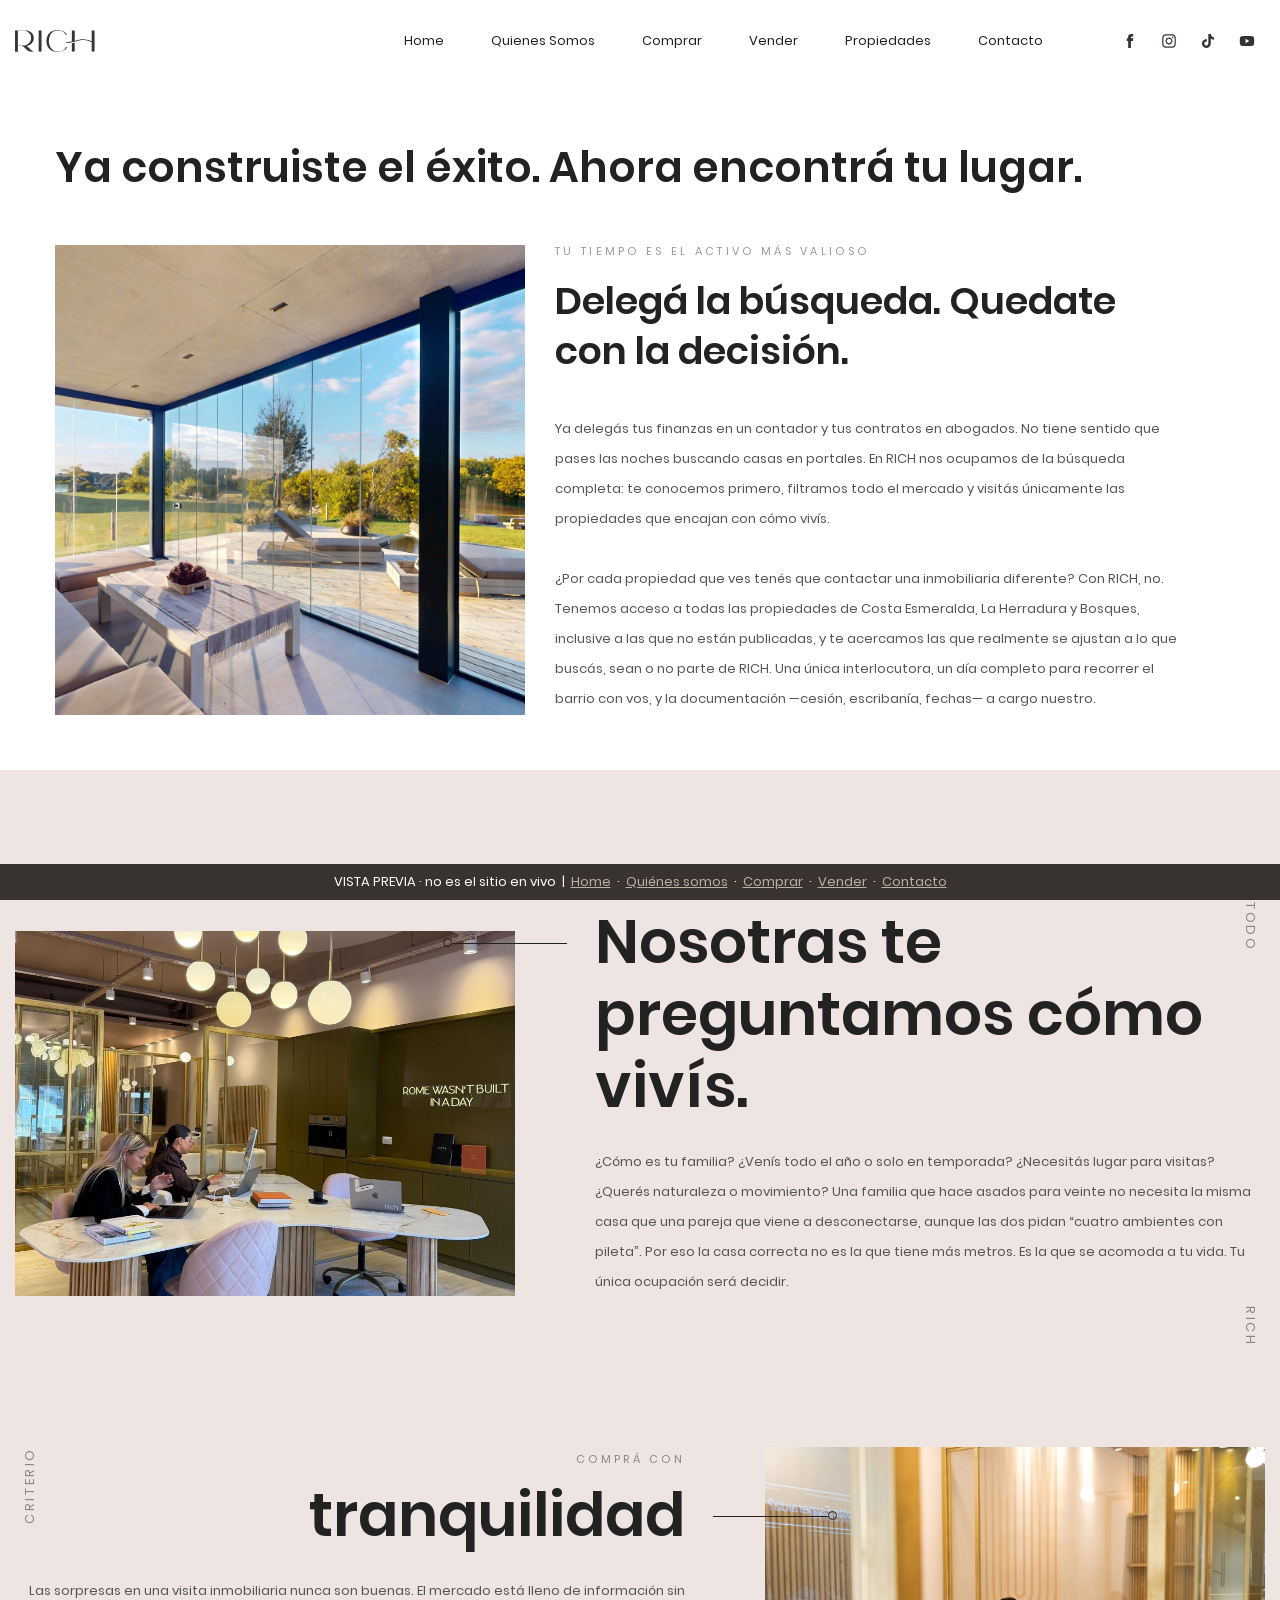
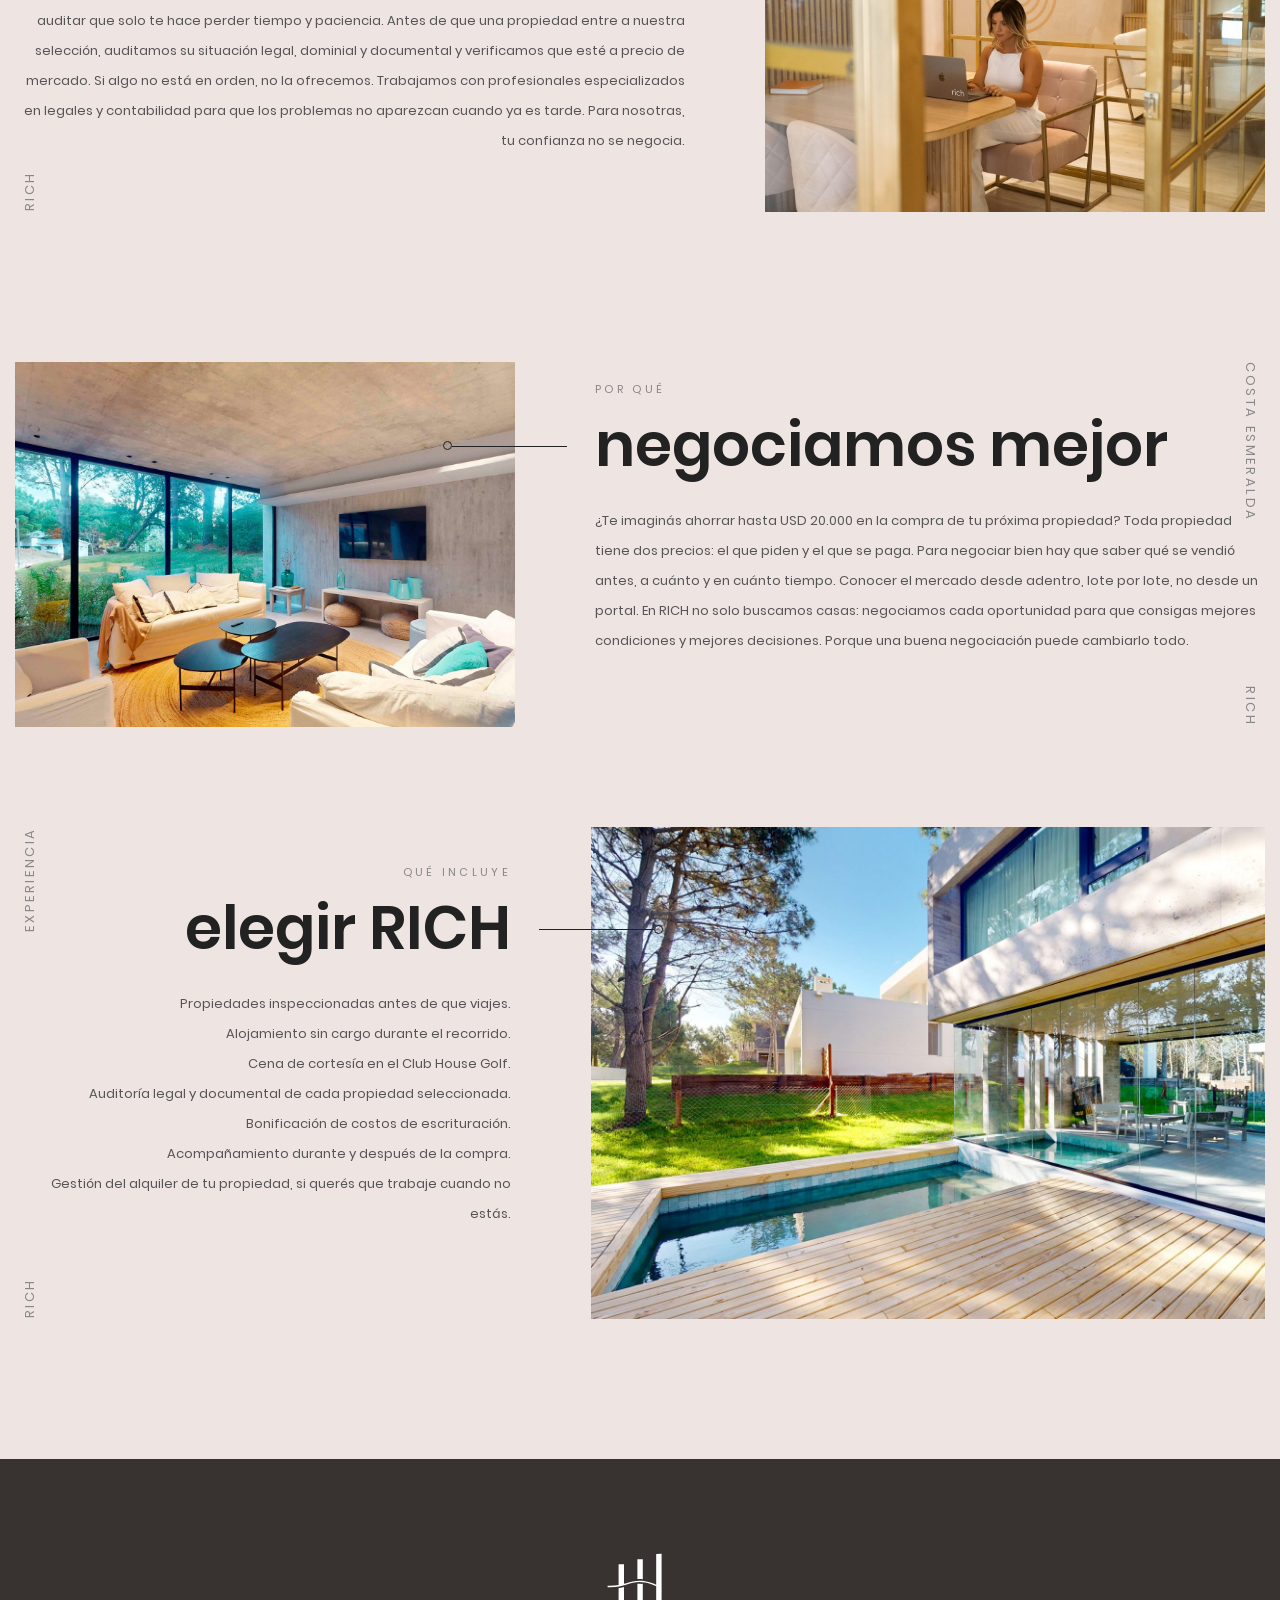
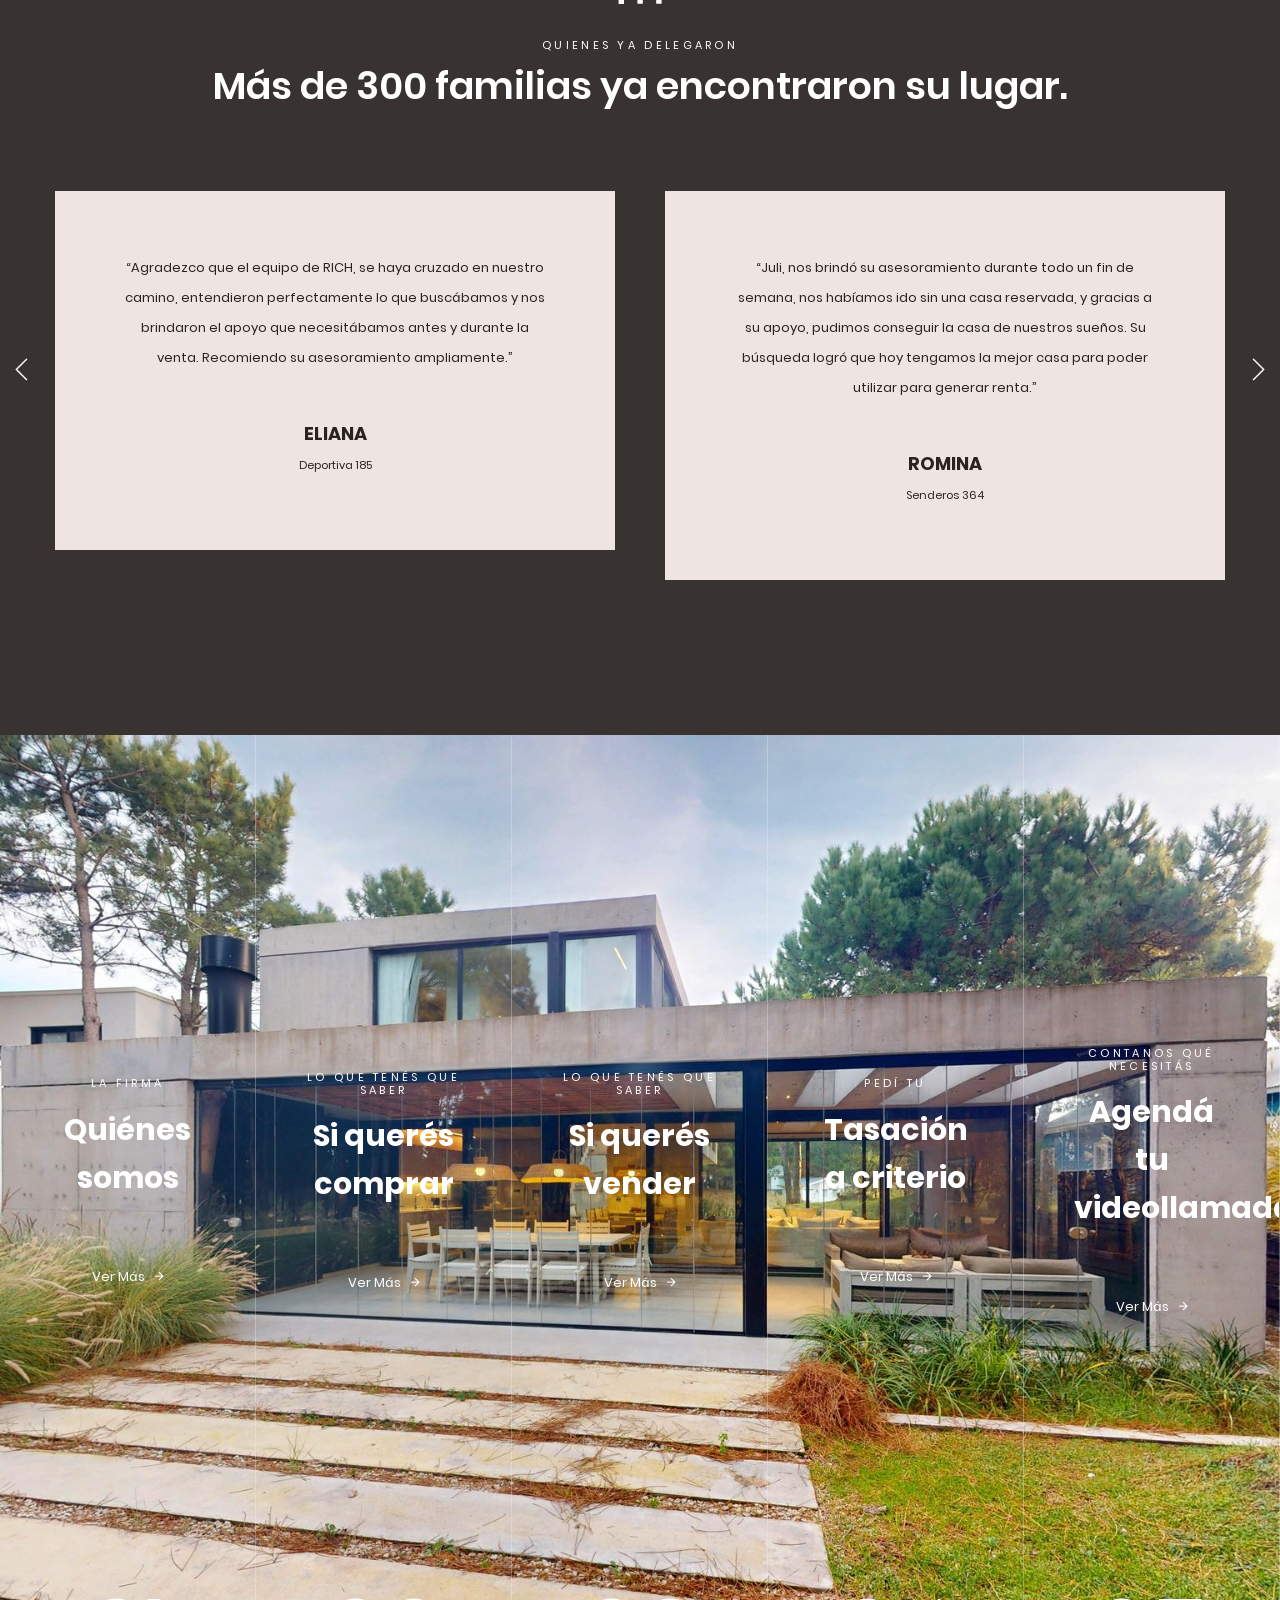
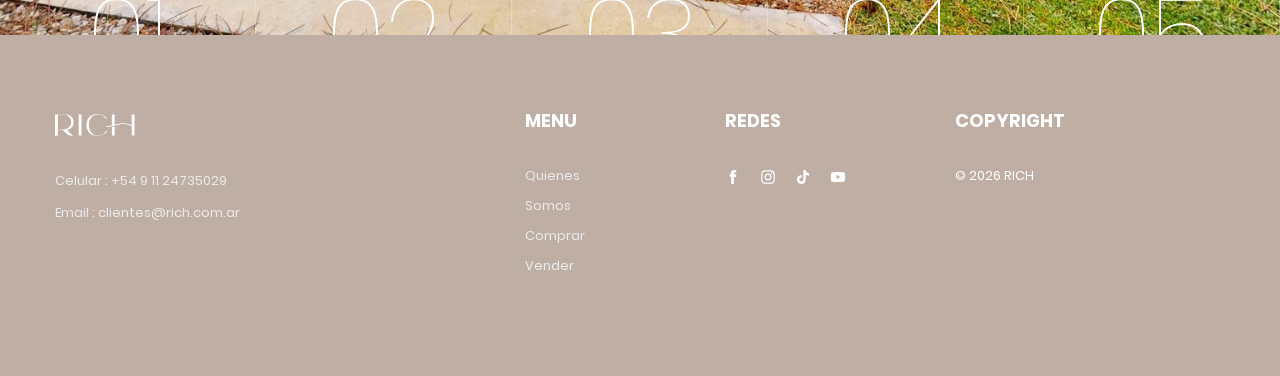
<file: comprar.html>
<!DOCTYPE html>
<html lang="en">

<head>
    <meta name="robots" content="noindex, nofollow">
            <!-- Title Page-->
        <title>Comprar · Vista previa Somos Rich</title>

        <!-- Required meta tags-->
        <meta charset="UTF-8">
        <meta name="viewport" content="width=device-width, initial-scale=1, shrink-to-fit=no">
        <meta name="description" content="Rich">
        <meta name="author" content="Rich">
        <meta name="keywords" content="Rich">
        

        <!-- Icons font CSS-->
        <link href="vendor/mdi-font/css/material-design-iconic-font.min.css" rel="stylesheet" media="all">
        <link href="vendor/font-awesome-5/css/fontawesome-all.min.css" rel="stylesheet" media="all">
        <link href="vendor/themify-font/themify-icons.css" rel="stylesheet" media="all">
        <!-- Base fonts of theme-->
        <link href="css/poppins-font.min.css" rel="stylesheet" media="all">
        <!-- Font special for pages-->

        <!-- Bootstrap CSS-->
        <link href="vendor/bootstrap-4.1/bootstrap.min.css" rel="stylesheet" media="all">

        <!-- Vendor CSS-->
        <link href="vendor/animate.css/animate.min.css" rel="stylesheet" media="all">
        <link href="vendor/css-hamburgers/hamburgers.min.css" rel="stylesheet" media="all">
        <link href="vendor/animsition/animsition.min.css" rel="stylesheet" media="all">
        <link href="vendor/slick/slick.css" rel="stylesheet" media="all">
        <link href="vendor/select2/select2.min.css" rel="stylesheet" media="all">
        <link href="vendor/revolution/css/layers.css" rel="stylesheet" />
        <link href="vendor/revolution/css/navigation.css" rel="stylesheet" />
        <link href="vendor/revolution/css/settings.css" rel="stylesheet" />

        <!-- Main CSS-->
        <link href="css/main.min.css" rel="stylesheet" media="all">
        <link href="css/custom.css" rel="stylesheet"  >

        
        <link rel="shortcut icon" href="favicon/favicon.ico">
        <link rel="apple-touch-icon" sizes="180x180" href="favicon/apple-touch-icon.png">
        <link rel="icon" type="image/png" sizes="32x32" href="favicon/favicon-32x32.png">
        <link rel="icon" type="image/png" sizes="16x16" href="favicon/favicon-16x16.png">
        <link rel="manifest" href="favicon/site.webmanifest">

       
        
        <style>
        /* RICH 2026 - Comprar */
        .title-1,.title-2,.title-3{font-weight:600!important}
        .media-testi,.media-testi p,.media-testi .media__text,.media-testi a,.media-testi .job,.media-testi h4{color:#2a2420!important}
        #fs-container{background-image:url("assets/comprar/rich2026-tarjetas.jpg")}
        #pasos_mobile #paso_01{background-image:url("assets/rich2026-paso-01.jpg")}
        #pasos_mobile #paso_02{background-image:url("assets/rich2026-paso-02.jpg")}
        #pasos_mobile #paso_03{background-image:url("assets/rich2026-paso-03.jpg")}
        #pasos_mobile #paso_04{background-image:url("assets/rich2026-paso-04.jpg")}
        #pasos_mobile #paso_05{background-image:url("assets/rich2026-paso-05.jpg")}
        /* RICH 2026 - espacios en celular */
        @media (max-width:767px){
            section.p-t-100{padding-top:50px!important}
            section.p-t-110,section.p-t-120{padding-top:60px!important}
            section.p-t-50{padding-top:25px!important}
            section.section.p-t-100.p-b-65{padding-bottom:30px!important}
            .media-about > .row.p-t-50.p-b-50{padding-top:10px!important;padding-bottom:20px!important}
            .media-about .media__img{margin-top:30px}
            .entry-header .title-2.p-b-55{padding-bottom:25px!important}
            .row.p-t-60{padding-top:25px!important}
            section.p-b-80{padding-bottom:50px!important}
            section.p-t-80{padding-top:50px!important}
            section.p-b-100{padding-bottom:60px!important}
            section.p-t-100.p-b-100{padding-top:60px!important}
            .project-style-1 .entry-meta{margin-bottom:25px!important}
            #home_vender{padding-top:20px!important}
            .media-statistic-2{margin-bottom:35px}
        }
        /* RICH 2026 - carruseles: ancho estable aunque las fotos tarden */
        .slick-content.js-slick-content > .slick-list{flex:1 1 100%;width:100%;min-width:0}
    </style>
</head>

<body class="animsition js-preloader">
    
    <!-- Google Tag Manager (noscript) -->

<!-- End Google Tag Manager (noscript) -->    
    <div class="page-wrapper">
        
        <!-- HEADER-->
        <header id="header">
            <div class="header header-1 d-none d-lg-block js-header-1">
                <div class="header__bar">
                    <div class="wrap wrap--w1790">
                        <div class="container-fluid">
                            <div class="header__content">
                                <div class="logo">
                                    <a href="index.html">
                                        <img src="assets/logo-rich-gris.svg" alt="" width="80"  />
                                    </a>
                                </div>
                                <div class="header__content-right">
                                    <nav class="header-nav-menu">
                                        <ul class="menu nav-menu">
                                            <li class="menu-item">
                                                <a href="index.html">Home</a>
                                            </li>
                                            <li class="menu-item">
                                                <a href="quienes.html">Quienes Somos</a>
                                            </li>
                                            <li class="menu-item">
                                                <a href="comprar.html">Comprar</a>
                                            </li>
                                            
                                            <li class="menu-item">
                                                <a href="vender.html">Vender</a>
                                            </li>
                                            <li class="menu-item">
                                                <a href="https://www.somosrich.com/propiedades.php">Propiedades</a>
                                            </li>
                                            <li class="menu-item">
                                                <a href="contacto.html">Contacto</a>
                                            </li>
                                           
                                        </ul>
                                    </nav>
                                    <div class="header-social">
                                        <ul class="list-social">
                                            <li class="list-social__item">
                                                <a class="ic-fb" href=" https://www.facebook.com/somosrich.investmentgroup/" target="_blank">
                                                    <img src="assets/icono_facebook.svg" width="16" />
                                                </a>
                                            </li>
                                            <li class="list-social__item">
                                                <a class="ic-insta" href="https://www.instagram.com/richinvestmentgroup" target="_blank">
                                                    <img src="assets/icono_instagram.svg" width="16" />
                                                </a>
                                            </li>
                                            <li class="list-social__item">
                                                <a class="ic-twi" href="https://www.tiktok.com/@morassutjulieta" target="_blank">
                                                    <img src="assets/icono_tiktok.svg" width="16" />
                                                </a>
                                            </li>
                                            
                                            <li class="list-social__item">
                                                <a class="ic-you" href="https://www.youtube.com/@somosrich" target="_blank">
                                                    <img src="assets/icono_youtube.svg" width="16" />
                                                </a>
                                            </li>
                                            
                                        </ul>
                                    </div>
                                </div>
                            </div>
                        </div>
                    </div>
                </div>
            </div>
            <div class="header-mobile d-block d-lg-none">
                <div class="header-mobile__bar">
                    <div class="container-fluid">
                        <div class="header-mobile__bar-inner">
                            <a class="logo" href="index.html">
                                <img src="assets/logo-rich-gris.svg" alt="" width="80" />
                            </a>
                            <button class="hamburger hamburger--slider float-right" type="button">
                                <span class="hamburger-box">
                                    <span class="hamburger-inner"></span>
                                </span>
                            </button>
                        </div>
                    </div>
                </div>
                <nav class="header-nav-menu-mobile">
                    <div class="container-fluid">
                        <ul class="menu nav-menu menu-mobile">
                            <li class="menu-item">
                                <a href="index.html">Home</a>
                            </li>
                            <li class="menu-item">
                                <a href="quienes.html">Quienes Somos</a>
                            </li>
                            <li class="menu-item">
                                <a href="comprar.html">Comprar</a>
                            </li>

                            <li class="menu-item">
                                <a href="vender.html">Vender</a>
                            </li>
                            <li class="menu-item">
                                <a href="https://www.somosrich.com/propiedades.php">Propiedades</a>
                            </li>
                            <li class="menu-item">
                                <a href="contacto.html">Contacto</a>
                            </li>
                            
                        </ul>
                    </div>
                </nav>
            </div>
        </header>
        <!-- END HEADER-->
        <!-- MAIN-->
        <main id="main">

<section class="p-t-10 p-b-55">
<div class="container">
<div class="media-about">
<div class="row p-t-50 p-b-50">
<div class="col-12">
<h2 class="title-2 title-2--comprar">Ya construiste el éxito. Ahora encontrá tu lugar.</h2>
</div>
</div>
<div class="row">
<div class="col-lg-5">
<div class="media__img js-line">
<img alt="" src="assets/comprar/rich2026-delega.jpg"/>
</div>
</div>
<div class="col-lg-7">
<div class="media__body">
<h5 class="title-sub">TU TIEMPO ES EL ACTIVO MÁS VALIOSO</h5>
<h2 class="title-1">Delegá la búsqueda. Quedate con la decisión.</h2>
<p class="media__text" style="margin-bottom:0">Ya delegás tus finanzas en un contador y tus contratos en abogados. No tiene sentido que pases las noches buscando casas en portales. En RICH nos ocupamos de la búsqueda completa: te conocemos primero, filtramos todo el mercado y visitás únicamente las propiedades que encajan con cómo vivís.<br/><br/>¿Por cada propiedad que ves tenés que contactar una inmobiliaria diferente? Con RICH, no. Tenemos acceso a todas las propiedades de Costa Esmeralda, La Herradura y Bosques, inclusive a las que no están publicadas, y te acercamos las que realmente se ajustan a lo que buscás, sean o no parte de RICH. Una única interlocutora, un día completo para recorrer el barrio con vos, y la documentación —cesión, escribanía, fechas— a cargo nuestro.</p>
</div>
</div>
</div>
</div>
</div>
</section>

<div class="p-b-40" style="background-color: #eee4e2;">

<section class="p-t-110">
<div class="wrap wrap--w1790">
<div class="container-fluid">
<article class="media-project-3">
<div class="media__body">
<figure class="media__img">
<a href="#">
<img alt="" src="assets/comprar/rich2026-como-vivis.jpg"/>
</a>
</figure>
<span class="add">MÉTODO</span>
<span class="year">RICH</span>
<div class="media__content">
<div class="pointer"></div>
<h4 class="title-sub title-sub--c8">LAS INMOBILIARIAS TE PREGUNTAN CUÁNTOS AMBIENTES QUERÉS</h4>
<h2 class="title-3" style="text-transform: none;">Nosotras te preguntamos cómo vivís.</h2>
<p class="media__text">¿Cómo es tu familia? ¿Venís todo el año o solo en temporada? ¿Necesitás lugar para visitas? ¿Querés naturaleza o movimiento? Una familia que hace asados para veinte no necesita la misma casa que una pareja que viene a desconectarse, aunque las dos pidan “cuatro ambientes con pileta”. Por eso la casa correcta no es la que tiene más metros. Es la que se acomoda a tu vida. Tu única ocupación será decidir.</p>
</div>
</div>
</article>
</div>
</div>
</section>


<section>
<div class="wrap wrap--w1790">
<div class="container-fluid">
<article class="media-project-3 right">
<div class="media__body">
<figure class="media__img">
<a href="#">
<img alt="" src="assets/comprar/rich2026-tranquilidad.jpg"/>
</a>
</figure>
<span class="add">CRITERIO</span>
<span class="year">RICH</span>
<div class="media__content">
<div class="pointer"></div>
<h4 class="title-sub title-sub--c8">COMPRÁ CON</h4>
<h2 class="title-3" style="text-transform: none;">tranquilidad</h2>
<p class="media__text">Las sorpresas en una visita inmobiliaria nunca son buenas. El mercado está lleno de información sin auditar que solo te hace perder tiempo y paciencia. Antes de que una propiedad entre a nuestra selección, auditamos su situación legal, dominial y documental y verificamos que esté a precio de mercado. Si algo no está en orden, no la ofrecemos. Trabajamos con profesionales especializados en legales y contabilidad para que los problemas no aparezcan cuando ya es tarde. Para nosotras, tu confianza no se negocia.</p>
</div>
</div>
</article>
</div>
</div>
</section>


<section class="p-t-50">
<div class="wrap wrap--w1790">
<div class="container-fluid">
<article class="media-project-3">
<div class="media__body">
<figure class="media__img">
<a href="#">
<img alt="" src="assets/comprar/rich2026-negociamos.jpg"/>
</a>
</figure>
<span class="add">COSTA ESMERALDA</span>
<span class="year">RICH</span>
<div class="media__content">
<div class="pointer"></div>
<h4 class="title-sub title-sub--c8">POR QUÉ</h4>
<h2 class="title-3" style="text-transform: none;">negociamos mejor</h2>
<p class="media__text">¿Te imaginás ahorrar hasta USD 20.000 en la compra de tu próxima propiedad? Toda propiedad tiene dos precios: el que piden y el que se paga. Para negociar bien hay que saber qué se vendió antes, a cuánto y en cuánto tiempo. Conocer el mercado desde adentro, lote por lote, no desde un portal. En RICH no solo buscamos casas: negociamos cada oportunidad para que consigas mejores condiciones y mejores decisiones. Porque una buena negociación puede cambiarlo todo.</p>
</div>
</div>
</article>
</div>
</div>
</section>


<section>
<div class="wrap wrap--w1790">
<div class="container-fluid">
<article class="media-project-3 right">
<div class="media__body">
<figure class="media__img">
<a href="#">
<img alt="" src="assets/comprar/rich2026-elegir-rich.jpg"/>
</a>
</figure>
<span class="add">EXPERIENCIA</span>
<span class="year">RICH</span>
<div class="media__content">
<div class="pointer"></div>
<h4 class="title-sub title-sub--c8">QUÉ INCLUYE</h4>
<h2 class="title-3" style="text-transform: none;">elegir RICH</h2>
<p class="media__text">Propiedades inspeccionadas antes de que viajes.<br/>Alojamiento sin cargo durante el recorrido.<br/>Cena de cortesía en el Club House Golf.<br/>Auditoría legal y documental de cada propiedad seleccionada.<br/>Bonificación de costos de escrituración.<br/>Acompañamiento durante y después de la compra.<br/>Gestión del alquiler de tu propiedad, si querés que trabaje cuando no estás.</p>
</div>
</div>
</article>
</div>
</div>
</section>




</div>

<section class="p-t-80 p-b-85" style="background-color: #383330;">
<div class="container">
<div class="section-title m-b-80">
<div style="margin-bottom: 20px;"><img alt="" src="assets/iso-rich-blanco.svg" width="80"/></div>
<h5 class="title-sub" style="color: #fff;">quienes ya delegaron</h5>
<h2 class="title-1" style="color: #fff;">Más de 300 familias ya encontraron su lugar.</h2>
</div>
<div class="slick-wrap slick-testi js-slick-wrapper" data-slick-autoplay="true" data-slick-customnav="true" data-slick-lg="2" data-slick-md="1" data-slick-sm="1" data-slick-xl="2" data-slick-xs="1">
<div class="slick-wrap-content">
<div class="slick-content js-slick-content">
<div class="slick-item">
<div class="media-testi" style="background-color: #eee4e2;">
<p class="media__text">“Agradezco que el equipo de RICH, se haya cruzado en nuestro camino, entendieron perfectamente lo que buscábamos y nos brindaron el apoyo que necesitábamos antes y durante la venta. Recomiendo su asesoramiento ampliamente.”</p>
<div class="media__title">
<h4 class="name">
<a href="#">Eliana</a>
</h4>
<span class="job">Deportiva 185</span>
</div>
</div>
</div>
<div class="slick-item">
<div class="media-testi" style="background-color: #eee4e2;">
<p class="media__text">“Juli, nos brindó su asesoramiento durante todo un fin de semana, nos habíamos ido sin una casa reservada, y gracias a su apoyo, pudimos conseguir la casa de nuestros sueños. Su búsqueda logró que hoy tengamos la mejor casa para poder utilizar para generar renta.”</p>
<div class="media__title">
<h4 class="name">
<a href="#">Romina</a>
</h4>
<span class="job">Senderos 364</span>
</div>
</div>
</div>
<div class="slick-item">
<div class="media-testi" style="background-color: #eee4e2;">
<p class="media__text">“La experiencia con los chicos fue sorprendente. Lo primero que nos dijeron fue que necesitaban hablar con nosotros para conocernos, saber nuestros gustos y poder encontrar lo que ¡estábamos buscando! y así en 2 semanas ya ¡nos estaban negociando “la casa“ seleccionada!.</p>
<div class="media__title">
<h4 class="name">
<a href="#">Leticia</a>
</h4>
<span class="job"> Senderos IV 523</span>
</div>
</div>
</div>
<div class="slick-item">
<div class="media-testi" style="background-color: #eee4e2;">
<p class="media__text">“Una experiencia de las que nos gustan: atención de lujo y, lo más lindo, disfrutable. Odiamos las vueltas y en menos de una semana teníamos toda la operación cerrada.”</p>
<div class="media__title">
<h4 class="name">
<a href="#">Maxi</a>
</h4>
<span class="job">Senderos III 217</span>
</div>
</div>
</div>
</div>
</div>
<div class="slick__nav arrows-1">
<i class="slick-prev slick-arrow js-slick-prev ti-angle-left" style="color: #FFF;"></i>
<i class="slick-next slick-arrow js-slick-next ti-angle-right" style="color: #FFF;"></i>
</div>
</div>
</div>
</section>

<div class="view_mobile">
<section id="pasos_mobile">
<div class="media-project-hover" id="paso_01">
<div class="bg-overlay"></div>
<div class="media__body">
<h5 class="media__sub-title title-sub">LA FIRMA</h5>
<h3 class="media__title">
<a href="quienes.html">Quiénes somos</a>
</h3>
<a class="link" href="quienes.html">Ver más
                            <i class="zmdi zmdi-arrow-right"></i>
</a>
</div>
<span class="media__number">01</span>
</div>
<div class="media-project-hover" id="paso_02">
<div class="bg-overlay"></div>
<div class="media__body">
<h5 class="media__sub-title title-sub">DELEGÁ LA BÚSQUEDA</h5>
<h3 class="media__title">
<a href="comprar.html">Si querés comprar</a>
</h3>
<a class="link" href="comprar.html">Ver más
                            <i class="zmdi zmdi-arrow-right"></i>
</a>
</div>
<span class="media__number">02</span>
</div>
<div class="media-project-hover" id="paso_03">
<div class="bg-overlay"></div>
<div class="media__body">
<h5 class="media__sub-title title-sub">LO QUE TENÉS QUE SABER</h5>
<h3 class="media__title">
<a href="vender.html">Si querés vender</a>
</h3>
<a class="link" href="vender.html">Ver más
                            <i class="zmdi zmdi-arrow-right"></i>
</a>
</div>
<span class="media__number">03</span>
</div>
<div class="media-project-hover" id="paso_04">
<div class="bg-overlay"></div>
<div class="media__body">
<h5 class="media__sub-title title-sub">PEDÍ TU</h5>
<h3 class="media__title">
<a href="vender.html#tasaciones">Tasación a criterio</a>
</h3>
<a class="link" href="vender.html#tasaciones">Ver más
                            <i class="zmdi zmdi-arrow-right"></i>
</a>
</div>
<span class="media__number">04</span>
</div>
<div class="media-project-hover" id="paso_05">
<div class="bg-overlay"></div>
<div class="media__body">
<h5 class="media__sub-title title-sub">CONTANOS QUÉ NECESITÁS</h5>
<h3 class="media__title">
<a href="contacto.html">Agendá tu videollamada</a>
</h3>
<a class="link" href="contacto.html">Ver más
                            <i class="zmdi zmdi-arrow-right"></i>
</a>
</div>
<span class="media__number">05</span>
</div>
</section>
</div>
<div class="view_desktop">
<section id="fs-container">
<div class="media-project-hover" data-background="assets/comprar/rich2026-tarjetas.jpg">
<div class="bg-overlay"></div>
<div class="media__body">
<h5 class="media__sub-title title-sub">LA FIRMA</h5>
<h3 class="media__title">
<a href="quienes.html">Quiénes somos</a>
</h3>
<a class="link" href="quienes.html">Ver más
                            <i class="zmdi zmdi-arrow-right"></i>
</a>
</div>
<span class="media__number">01</span>
</div>
<div class="media-project-hover" data-background="assets/comprar/rich2026-tarjetas.jpg">
<div class="bg-overlay"></div>
<div class="media__body">
<h5 class="media__sub-title title-sub">LO QUE TENÉS QUE SABER</h5>
<h3 class="media__title">
<a href="comprar.html">Si querés comprar</a>
</h3>
<a class="link" href="comprar.html">Ver más
                            <i class="zmdi zmdi-arrow-right"></i>
</a>
</div>
<span class="media__number">02</span>
</div>
<div class="media-project-hover" data-background="assets/comprar/rich2026-tarjetas.jpg">
<div class="bg-overlay"></div>
<div class="media__body">
<h5 class="media__sub-title title-sub">LO QUE TENÉS QUE SABER</h5>
<h3 class="media__title">
<a href="vender.html">Si querés vender</a>
</h3>
<a class="link" href="vender.html">Ver más
                            <i class="zmdi zmdi-arrow-right"></i>
</a>
</div>
<span class="media__number">03</span>
</div>
<div class="media-project-hover" data-background="assets/comprar/rich2026-tarjetas.jpg">
<div class="bg-overlay"></div>
<div class="media__body">
<h5 class="media__sub-title title-sub">PEDÍ TU</h5>
<h3 class="media__title">
<a href="vender.html#tasaciones">Tasación a criterio</a>
</h3>
<a class="link" href="vender.html#tasaciones">Ver más
                            <i class="zmdi zmdi-arrow-right"></i>
</a>
</div>
<span class="media__number">04</span>
</div>
<div class="media-project-hover" data-background="assets/comprar/rich2026-tarjetas.jpg">
<div class="bg-overlay"></div>
<div class="media__body">
<h5 class="media__sub-title title-sub">CONTANOS QUÉ NECESITÁS</h5>
<h3 class="media__title">
<a href="contacto.html">Agendá tu videollamada</a>
</h3>
<a class="link" href="contacto.html">Ver más
                            <i class="zmdi zmdi-arrow-right"></i>
</a>
</div>
<span class="media__number">05</span>
</div>
</section>
</div>
</main>
        <!-- END MAIN-->

        <!-- FOOTER-->
        <footer class="footer" style="background-color: #bfaea4; background-image: none;">
            <div class="container">
                <div class="row">
                    <div class="col-lg-4 col-md-6">
                        <div class="footer-col">
                            <div class="widget m-b-25">
                                <a href="#">
                                    <img src="assets/logo-rich-blanco.svg" alt="" width="80" />
                                </a>
                            </div>
                            <div class="widget widget-address">
                                <ul>
                                    <li>Celular :  +54 9 11 24735029</li>
                                    <li>Email  :  clientes@rich.com.ar</li>
                                </ul>
                            </div>
                        </div>
                    </div>
                    <div class="col-lg-2 col-md-6">
                        <div class="footer-col p-l-70 p-md-l-0">
                            <div class="widget widget_pages">
                                <h4 class="widget-title">Menu</h4>
                                <ul>
                                    <li>
                                        <a href="quienes.html">Quienes Somos</a>
                                    </li>
                                    <li>
                                        <a href="comprar.html">Comprar</a>
                                    </li>
                                    <li>
                                        <a href="vender.html">Vender</a>
                                    </li>
                                </ul>
                            </div>
                        </div>
                    </div>
                    <div class="col-lg-3 col-md-6">
                        <div class="footer-col p-l-70 p-md-l-0">
                            <h4 class="widget-title">Redes</h4>
                            <div class="widget widget_socials">
                                <ul class="list-social list-social-2">
                                    <li class="list-social__item">
                                        <a class="ic-fb" href=" https://www.facebook.com/somosrich.investmentgroup/" target="_blank">
                                            <img src="assets/icono_facebook_blanco.svg" width="16" />
                                        </a>
                                    </li>
                                    <li class="list-social__item">
                                        <a class="ic-insta" href="https://www.instagram.com/richinvestmentgroup" target="_blank">
                                            <img src="assets/icono_instagram_blanco.svg" width="16" />
                                        </a>
                                    </li>
                                    <li class="list-social__item">
                                        <a class="ic-twi" href="https://www.tiktok.com/@morassutjulieta" target="_blank">
                                            <img src="assets/icono_tiktok_blanco.svg" width="16" />
                                        </a>
                                    </li>
                                    
                                    <li class="list-social__item">
                                        <a class="ic-you" href="https://www.youtube.com/@somosrich" target="_blank">
                                            <img src="assets/icono_youtube_blanco.svg" width="16" />
                                        </a>
                                    </li>
                                    
                                </ul>
                            </div>
                        </div>
                    </div>
                    <div class="col-lg-3 col-md-6">
                        <div class="footer-col">
                            <div class="widget widget_text">
                                <h4 class="widget-title">copyright</h4>
                                <p>© 2026 RICH</p>
                            </div>
                        </div>
                    </div>
                </div>
            </div>
        </footer>
        <!-- END FOOTER-->    </div>

        <!-- Jquery JS-->
    <script src="vendor/jquery/jquery.min.js"></script>
    <!-- Bootstrap JS-->
    <script src="vendor/bootstrap-4.1/bootstrap.min.js"></script>
    <!-- Vendor JS-->
    <script src="vendor/animsition/animsition.min.js"></script>
    <script src="vendor/slick/slick.min.js"></script>
    <script src="vendor/waypoints/jquery.waypoints.min.js"></script>
    <script src="vendor/wow/wow.min.js"></script>
    <script src="vendor/jquery.counterup/jquery.counterup.min.js"></script>
    <script src="vendor/isotope/isotope.pkgd.min.js"></script>
    <script src="vendor/isotope/imagesloaded.pkgd.min.js"></script>
    <script src="vendor/matchHeight/jquery.matchHeight-min.js"></script>
    <script src="vendor/select2/select2.min.js"></script>
    <script src="vendor/sweetalert/sweetalert.min.js"></script>
    <script src="vendor/noUiSlider/nouislider.min.js"></script>
    <script type="text/javascript" src="vendor/revolution/js/jquery.themepunch.tools.min.js"></script>
    <script type="text/javascript" src="vendor/revolution/js/jquery.themepunch.revolution.min.js"></script>
    <!--
    | (Load Extensions only on Local File Systems !
    | The following part can be removed on Server for On Demand Loading)
    -->
    <script type="text/javascript" src="vendor/revolution/js/extensions/revolution.extension.video.min.js"></script>
    <script type="text/javascript" src="vendor/revolution/js/extensions/revolution.extension.slideanims.min.js"></script>
    <script type="text/javascript" src="vendor/revolution/js/extensions/revolution.extension.actions.min.js"></script>
    <script type="text/javascript" src="vendor/revolution/js/extensions/revolution.extension.layeranimation.min.js"></script>
    <script type="text/javascript" src="vendor/revolution/js/extensions/revolution.extension.kenburn.min.js"></script>
    <script type="text/javascript" src="vendor/revolution/js/extensions/revolution.extension.navigation.min.js"></script>
    <script type="text/javascript" src="vendor/revolution/js/extensions/revolution.extension.migration.min.js"></script>
    <script type="text/javascript" src="vendor/revolution/js/extensions/revolution.extension.parallax.min.js"></script>
    <script type="text/javascript" src="vendor/revolution/js/extensions/revolution.extension.carousel.min.js"></script>
    <!-- Config Revolution Slider-->
    <script type="text/javascript" src="js/config-revolution.min.js"></script>

    <!-- Main JS-->
    <script src="js/global.js"></script>    <script>/* RICH 2026 - recalcular carruseles cuando terminan de cargar las fotos */
    (function($){ if(!$) return; $(window).on('load', function(){ $('.js-slick-content.slick-initialized').each(function(){ try{ $(this).slick('setPosition'); }catch(e){} }); }); })(window.jQuery);</script>


<div style="position:fixed;bottom:0;left:0;right:0;z-index:2147483647;background:#383330;color:#fff;font:13px Poppins,sans-serif;padding:8px 16px calc(8px + env(safe-area-inset-bottom,0px));text-align:center">VISTA PREVIA · no es el sitio en vivo &nbsp;|&nbsp; <a style="color:#bfaea4;text-decoration:underline" href="index.html">Home</a> &nbsp;·&nbsp; <a style="color:#bfaea4;text-decoration:underline" href="quienes.html">Quiénes somos</a> &nbsp;·&nbsp; <a style="color:#bfaea4;text-decoration:underline" href="comprar.html">Comprar</a> &nbsp;·&nbsp; <a style="color:#bfaea4;text-decoration:underline" href="vender.html">Vender</a> &nbsp;·&nbsp; <a style="color:#bfaea4;text-decoration:underline" href="contacto.html">Contacto</a></div>
</body>

</html>
<!-- end document-->
</file>
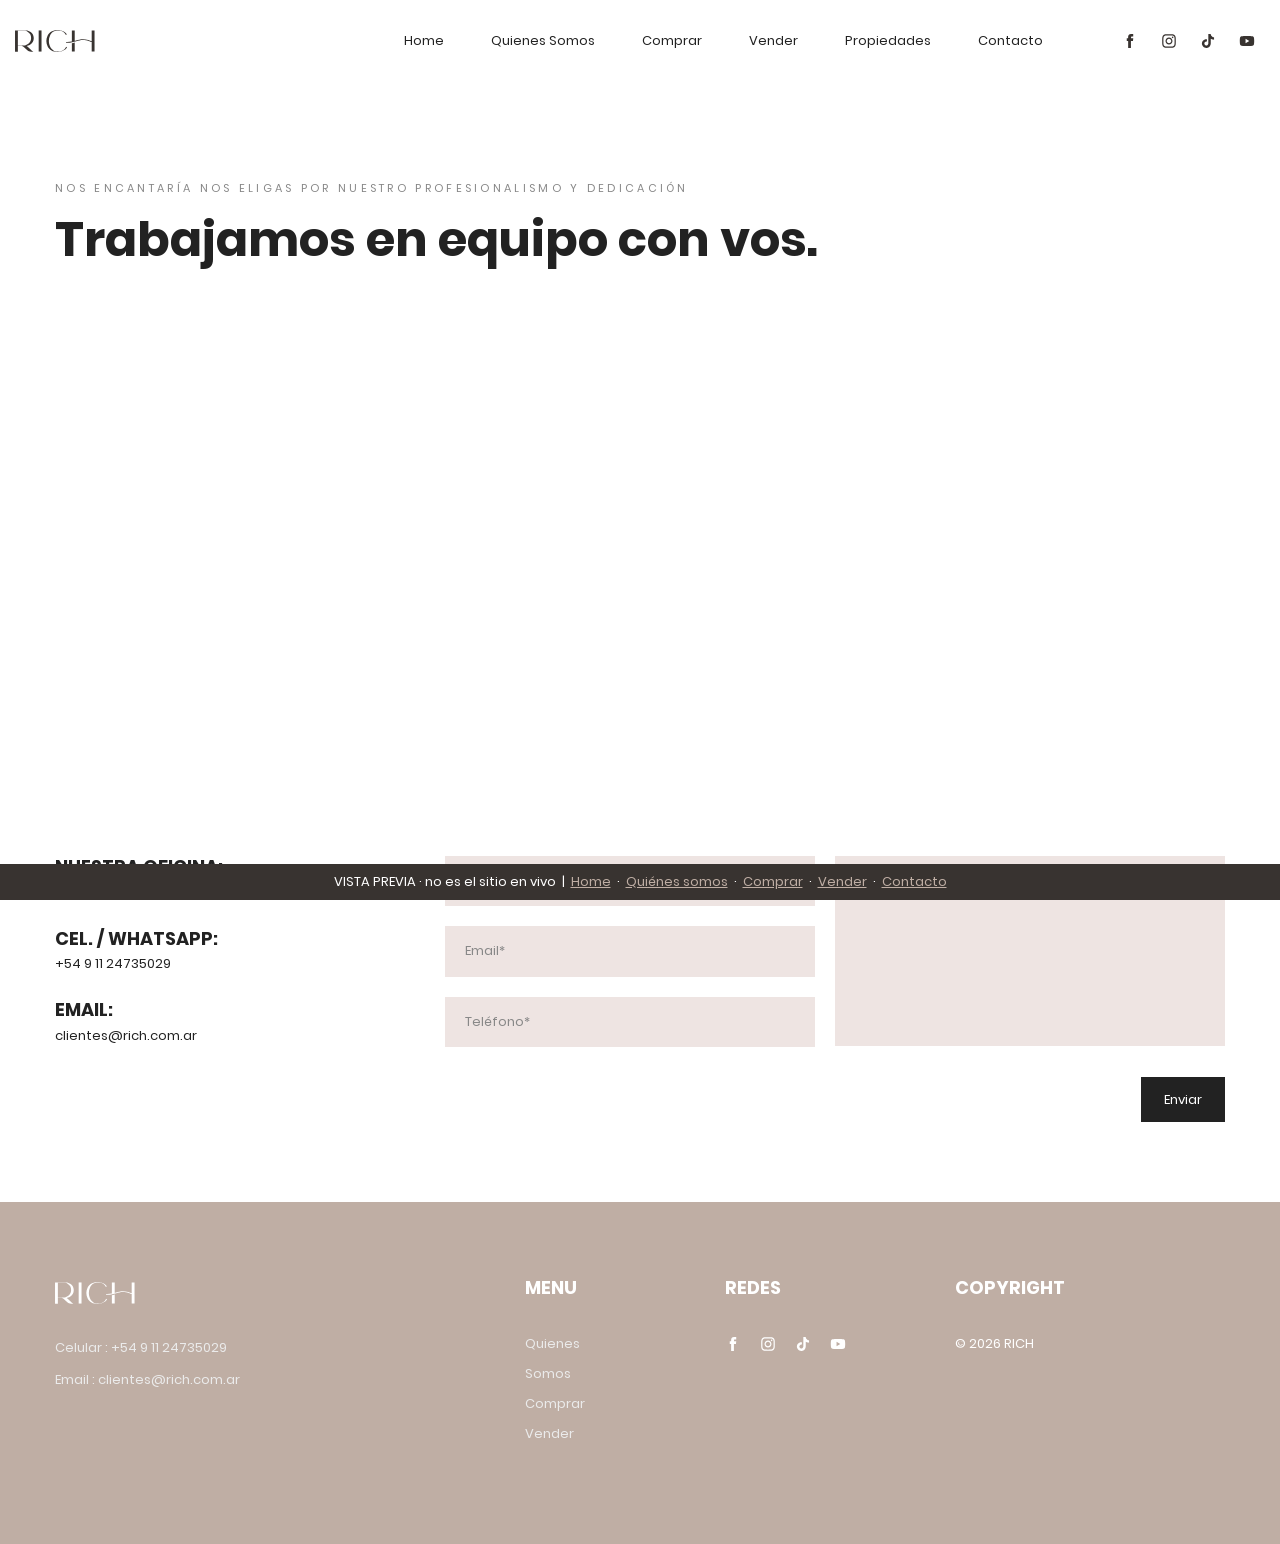
<file: contacto.html>
<!DOCTYPE html>
<html lang="en">

<head>
    <meta name="robots" content="noindex, nofollow">
            <!-- Title Page-->
        <title>Contacto · Vista previa Somos Rich</title>

        <!-- Required meta tags-->
        <meta charset="UTF-8">
        <meta name="viewport" content="width=device-width, initial-scale=1, shrink-to-fit=no">
        <meta name="description" content="Rich">
        <meta name="author" content="Rich">
        <meta name="keywords" content="Rich">
        

        <!-- Icons font CSS-->
        <link href="vendor/mdi-font/css/material-design-iconic-font.min.css" rel="stylesheet" media="all">
        <link href="vendor/font-awesome-5/css/fontawesome-all.min.css" rel="stylesheet" media="all">
        <link href="vendor/themify-font/themify-icons.css" rel="stylesheet" media="all">
        <!-- Base fonts of theme-->
        <link href="css/poppins-font.min.css" rel="stylesheet" media="all">
        <!-- Font special for pages-->

        <!-- Bootstrap CSS-->
        <link href="vendor/bootstrap-4.1/bootstrap.min.css" rel="stylesheet" media="all">

        <!-- Vendor CSS-->
        <link href="vendor/animate.css/animate.min.css" rel="stylesheet" media="all">
        <link href="vendor/css-hamburgers/hamburgers.min.css" rel="stylesheet" media="all">
        <link href="vendor/animsition/animsition.min.css" rel="stylesheet" media="all">
        <link href="vendor/slick/slick.css" rel="stylesheet" media="all">
        <link href="vendor/select2/select2.min.css" rel="stylesheet" media="all">
        <link href="vendor/revolution/css/layers.css" rel="stylesheet" />
        <link href="vendor/revolution/css/navigation.css" rel="stylesheet" />
        <link href="vendor/revolution/css/settings.css" rel="stylesheet" />

        <!-- Main CSS-->
        <link href="css/main.min.css" rel="stylesheet" media="all">
        <link href="css/custom.css" rel="stylesheet"  >

        
        <link rel="shortcut icon" href="favicon/favicon.ico">
        <link rel="apple-touch-icon" sizes="180x180" href="favicon/apple-touch-icon.png">
        <link rel="icon" type="image/png" sizes="32x32" href="favicon/favicon-32x32.png">
        <link rel="icon" type="image/png" sizes="16x16" href="favicon/favicon-16x16.png">
        <link rel="manifest" href="favicon/site.webmanifest">

       
        
        <style>
        /* RICH 2026 - espacios en celular */
        @media (max-width:767px){
            section.p-t-100{padding-top:50px!important}
            section.p-t-110,section.p-t-120{padding-top:60px!important}
            section.p-t-50{padding-top:25px!important}
            section.section.p-t-100.p-b-65{padding-bottom:30px!important}
            .media-about > .row.p-t-50.p-b-50{padding-top:10px!important;padding-bottom:20px!important}
            .media-about .media__img{margin-top:30px}
            .entry-header .title-2.p-b-55{padding-bottom:25px!important}
            .row.p-t-60{padding-top:25px!important}
            section.p-b-80{padding-bottom:50px!important}
            section.p-t-80{padding-top:50px!important}
            section.p-b-100{padding-bottom:60px!important}
            section.p-t-100.p-b-100{padding-top:60px!important}
            .project-style-1 .entry-meta{margin-bottom:25px!important}
            #home_vender{padding-top:20px!important}
            .media-statistic-2{margin-bottom:35px}
        }
    </style>
</head>

<body class="animsition js-preloader">
    
    <!-- Google Tag Manager (noscript) -->

<!-- End Google Tag Manager (noscript) -->    
    <div class="page-wrapper">
        
        <!-- HEADER-->
        <header id="header">
            <div class="header header-1 d-none d-lg-block js-header-1">
                <div class="header__bar">
                    <div class="wrap wrap--w1790">
                        <div class="container-fluid">
                            <div class="header__content">
                                <div class="logo">
                                    <a href="index.html">
                                        <img src="assets/logo-rich-gris.svg" alt="" width="80"  />
                                    </a>
                                </div>
                                <div class="header__content-right">
                                    <nav class="header-nav-menu">
                                        <ul class="menu nav-menu">
                                            <li class="menu-item">
                                                <a href="index.html">Home</a>
                                            </li>
                                            <li class="menu-item">
                                                <a href="quienes.html">Quienes Somos</a>
                                            </li>
                                            <li class="menu-item">
                                                <a href="comprar.html">Comprar</a>
                                            </li>
                                            
                                            <li class="menu-item">
                                                <a href="vender.html">Vender</a>
                                            </li>
                                            <li class="menu-item">
                                                <a href="https://www.somosrich.com/propiedades.php">Propiedades</a>
                                            </li>
                                            <li class="menu-item">
                                                <a href="contacto.html">Contacto</a>
                                            </li>
                                           
                                        </ul>
                                    </nav>
                                    <div class="header-social">
                                        <ul class="list-social">
                                            <li class="list-social__item">
                                                <a class="ic-fb" href=" https://www.facebook.com/somosrich.investmentgroup/" target="_blank">
                                                    <img src="assets/icono_facebook.svg" width="16" />
                                                </a>
                                            </li>
                                            <li class="list-social__item">
                                                <a class="ic-insta" href="https://www.instagram.com/richinvestmentgroup" target="_blank">
                                                    <img src="assets/icono_instagram.svg" width="16" />
                                                </a>
                                            </li>
                                            <li class="list-social__item">
                                                <a class="ic-twi" href="https://www.tiktok.com/@morassutjulieta" target="_blank">
                                                    <img src="assets/icono_tiktok.svg" width="16" />
                                                </a>
                                            </li>
                                            
                                            <li class="list-social__item">
                                                <a class="ic-you" href="https://www.youtube.com/@somosrich" target="_blank">
                                                    <img src="assets/icono_youtube.svg" width="16" />
                                                </a>
                                            </li>
                                            
                                        </ul>
                                    </div>
                                </div>
                            </div>
                        </div>
                    </div>
                </div>
            </div>
            <div class="header-mobile d-block d-lg-none">
                <div class="header-mobile__bar">
                    <div class="container-fluid">
                        <div class="header-mobile__bar-inner">
                            <a class="logo" href="index.html">
                                <img src="assets/logo-rich-gris.svg" alt="" width="80" />
                            </a>
                            <button class="hamburger hamburger--slider float-right" type="button">
                                <span class="hamburger-box">
                                    <span class="hamburger-inner"></span>
                                </span>
                            </button>
                        </div>
                    </div>
                </div>
                <nav class="header-nav-menu-mobile">
                    <div class="container-fluid">
                        <ul class="menu nav-menu menu-mobile">
                            <li class="menu-item">
                                <a href="index.html">Home</a>
                            </li>
                            <li class="menu-item">
                                <a href="quienes.html">Quienes Somos</a>
                            </li>
                            <li class="menu-item">
                                <a href="comprar.html">Comprar</a>
                            </li>

                            <li class="menu-item">
                                <a href="vender.html">Vender</a>
                            </li>
                            <li class="menu-item">
                                <a href="https://www.somosrich.com/propiedades.php">Propiedades</a>
                            </li>
                            <li class="menu-item">
                                <a href="contacto.html">Contacto</a>
                            </li>
                            
                        </ul>
                    </div>
                </nav>
            </div>
        </header>
        <!-- END HEADER-->
        <!-- MAIN-->
        <main id="main">
            
            
            <!-- PAGE HEADING-->
            <section class="section p-t-100 p-b-65">
                <div class="container">
                    <div class="page-heading">
                        <h4 class="title-sub title-sub--c8 m-b-15">Nos encantaría nos eligas por nuestro profesionalismo y dedicación</h4>
                        <h2 class="title-2">Trabajamos en equipo con vos.</h2>
                    </div>
                </div>
            </section>
            <!-- END PAGE HEADING-->

            <!-- CONTACT-->
            <section class="section p-b-80">
                <div class="container">
                    <iframe src="https://www.google.com/maps/embed?pb=!1m18!1m12!1m3!1d3185.314204577135!2d-56.807694323602334!3d-37.026153989438015!2m3!1f0!2f0!3f0!3m2!1i1024!2i768!4f13.1!3m3!1m2!1s0x959c850185078f2f%3A0x8f3d49dc789f96a6!2sPaseo%20Comercial%20Costa%20Esmeralda!5e0!3m2!1ses!2sar!4v1761924663623!5m2!1ses!2sar" width="100%" height="450" style="border:0;" allowfullscreen="" loading="lazy" referrerpolicy="no-referrer-when-downgrade"></iframe>
                    
                    
                    <div class="row no-gutters p-t-60">
                        <div class="col-lg-4">
                            <div class="contact-info">
                                <div class="contact-info__item">
                                    <h5 class="title--sm2">NUESTRA OFICINA:</h5>
                                    <p class="value">Paseo Comercial, Costa Esmeralda, Argentina</p>
                                </div>
                                <div class="contact-info__item">
                                    <h5 class="title--sm2">CEL. / WHATSAPP:</h5>
                                    <p class="value">+54 9 11 24735029</p>
                                </div>
                                <div class="contact-info__item">
                                    <h5 class="title--sm2">EMAIL:</h5>
                                    <p class="value">clientes@rich.com.ar</p>
                                </div>
                            </div>
                        </div>
                        <div class="col-lg-8">
                            <div id="form_contacto" >
                                <div class="form-row no-gutters">
                                    <div class="col-md-6">
                                        <input class="au-input" type="text" id="field_nombre" name="name" placeholder="Nombre*" required="required">
                                        <input class="au-input" type="email" id="field_email" name="email" placeholder="Email*" required="required" pattern="[^@]+@[^@]+.[a-zA-Z]{2,6}">
                                        <input class="au-input" type="text" id="field_telefono" name="phone" placeholder="Teléfono*" required="required">
                                    </div>
                                    <div class="col-md-6 p-r-0">
                                        <textarea class="au-textarea"  id="field_mensaje" name="message" placeholder="Mensaje*" required="required"></textarea>
                                        <div class="text-right">
                                            <button class="au-btn au-btn--solid" type="button" id="btn_contacto">Enviar</button>
                                        </div>
                                    </div>
                                </div>
                            </div>
                        </div>
                    </div>
                </div>
            </section>
            <!-- END CONTACT-->
        </main>
        <!-- END MAIN-->

        <!-- FOOTER-->
        <footer class="footer" style="background-color: #bfaea4; background-image: none;">
            <div class="container">
                <div class="row">
                    <div class="col-lg-4 col-md-6">
                        <div class="footer-col">
                            <div class="widget m-b-25">
                                <a href="#">
                                    <img src="assets/logo-rich-blanco.svg" alt="" width="80" />
                                </a>
                            </div>
                            <div class="widget widget-address">
                                <ul>
                                    <li>Celular :  +54 9 11 24735029</li>
                                    <li>Email  :  clientes@rich.com.ar</li>
                                </ul>
                            </div>
                        </div>
                    </div>
                    <div class="col-lg-2 col-md-6">
                        <div class="footer-col p-l-70 p-md-l-0">
                            <div class="widget widget_pages">
                                <h4 class="widget-title">Menu</h4>
                                <ul>
                                    <li>
                                        <a href="quienes.html">Quienes Somos</a>
                                    </li>
                                    <li>
                                        <a href="comprar.html">Comprar</a>
                                    </li>
                                    <li>
                                        <a href="vender.html">Vender</a>
                                    </li>
                                </ul>
                            </div>
                        </div>
                    </div>
                    <div class="col-lg-3 col-md-6">
                        <div class="footer-col p-l-70 p-md-l-0">
                            <h4 class="widget-title">Redes</h4>
                            <div class="widget widget_socials">
                                <ul class="list-social list-social-2">
                                    <li class="list-social__item">
                                        <a class="ic-fb" href=" https://www.facebook.com/somosrich.investmentgroup/" target="_blank">
                                            <img src="assets/icono_facebook_blanco.svg" width="16" />
                                        </a>
                                    </li>
                                    <li class="list-social__item">
                                        <a class="ic-insta" href="https://www.instagram.com/richinvestmentgroup" target="_blank">
                                            <img src="assets/icono_instagram_blanco.svg" width="16" />
                                        </a>
                                    </li>
                                    <li class="list-social__item">
                                        <a class="ic-twi" href="https://www.tiktok.com/@morassutjulieta" target="_blank">
                                            <img src="assets/icono_tiktok_blanco.svg" width="16" />
                                        </a>
                                    </li>
                                    
                                    <li class="list-social__item">
                                        <a class="ic-you" href="https://www.youtube.com/@somosrich" target="_blank">
                                            <img src="assets/icono_youtube_blanco.svg" width="16" />
                                        </a>
                                    </li>
                                    
                                </ul>
                            </div>
                        </div>
                    </div>
                    <div class="col-lg-3 col-md-6">
                        <div class="footer-col">
                            <div class="widget widget_text">
                                <h4 class="widget-title">copyright</h4>
                                <p>© 2026 RICH</p>
                            </div>
                        </div>
                    </div>
                </div>
            </div>
        </footer>
        <!-- END FOOTER-->    </div>

        <!-- Jquery JS-->
    <script src="vendor/jquery/jquery.min.js"></script>
    <!-- Bootstrap JS-->
    <script src="vendor/bootstrap-4.1/bootstrap.min.js"></script>
    <!-- Vendor JS-->
    <script src="vendor/animsition/animsition.min.js"></script>
    <script src="vendor/slick/slick.min.js"></script>
    <script src="vendor/waypoints/jquery.waypoints.min.js"></script>
    <script src="vendor/wow/wow.min.js"></script>
    <script src="vendor/jquery.counterup/jquery.counterup.min.js"></script>
    <script src="vendor/isotope/isotope.pkgd.min.js"></script>
    <script src="vendor/isotope/imagesloaded.pkgd.min.js"></script>
    <script src="vendor/matchHeight/jquery.matchHeight-min.js"></script>
    <script src="vendor/select2/select2.min.js"></script>
    <script src="vendor/sweetalert/sweetalert.min.js"></script>
    <script src="vendor/noUiSlider/nouislider.min.js"></script>
    <script type="text/javascript" src="vendor/revolution/js/jquery.themepunch.tools.min.js"></script>
    <script type="text/javascript" src="vendor/revolution/js/jquery.themepunch.revolution.min.js"></script>
    <!--
    | (Load Extensions only on Local File Systems !
    | The following part can be removed on Server for On Demand Loading)
    -->
    <script type="text/javascript" src="vendor/revolution/js/extensions/revolution.extension.video.min.js"></script>
    <script type="text/javascript" src="vendor/revolution/js/extensions/revolution.extension.slideanims.min.js"></script>
    <script type="text/javascript" src="vendor/revolution/js/extensions/revolution.extension.actions.min.js"></script>
    <script type="text/javascript" src="vendor/revolution/js/extensions/revolution.extension.layeranimation.min.js"></script>
    <script type="text/javascript" src="vendor/revolution/js/extensions/revolution.extension.kenburn.min.js"></script>
    <script type="text/javascript" src="vendor/revolution/js/extensions/revolution.extension.navigation.min.js"></script>
    <script type="text/javascript" src="vendor/revolution/js/extensions/revolution.extension.migration.min.js"></script>
    <script type="text/javascript" src="vendor/revolution/js/extensions/revolution.extension.parallax.min.js"></script>
    <script type="text/javascript" src="vendor/revolution/js/extensions/revolution.extension.carousel.min.js"></script>
    <!-- Config Revolution Slider-->
    <script type="text/javascript" src="js/config-revolution.min.js"></script>

    <!-- Main JS-->
    <script src="js/global.js"></script>        <script src="js/sweetalert.min.js"></script>
    <script type="application/javascript">
        $(document).ready(function() {
            
            //popup form
            $('#btn_contacto').on('click',function(){
                //chequear si los campos estan completos
                var contact_error = 0;

                if(contact_error==0){
                     if ($('#form_contacto #field_nombre').val() === '') {

                        swal("Campos Vacios", "Por favor completar Nombre", "error").then( function (result){
                            if(result) {
                                $("#form_contacto #field_nombre").focus();
                            }
                        });

                        contact_error++;
                    } 
                }

                if(contact_error == 0){
                    if ($('#form_contacto #field_email').val() == "" || $('#form_contacto #field_email').val().indexOf ('@', 0) == -1) {

                        swal("Campos Vacios", "Por favor completar Email", "error").then( function (result){
                            if(result) {
                                $("#form_contacto #field_email").focus();
                            }
                        });

                        contact_error++;
                    }
                }

                
                if(contact_error == 0){
                    if ($('#form_contacto #field_telefono').val() === '') {

                        swal("Campos Vacios", "Por favor completar Telefono", "error").then( function (result){
                            if(result) {
                                $("#form_contacto #field_telefono").focus();
                            }
                        });

                        contact_error++;
                    } 
                }

                if(contact_error == 0){
                    if ($('#form_contacto #field_mensaje').val() === '') {

                        swal("Campos Vacios", "Por favor completar Mensaje", "error").then( function (result){
                            if(result) {
                               $("#form_contacto #field_mensaje").focus();
                            }
                        });

                        contact_error++;
                    } 
                }
                
                
                if (contact_error == 0) {

                    var parametros = {
                            "nombre" : $('#form_contacto #field_nombre').val(),
                            "email" : $('#form_contacto #field_email').val(),
                            "telefono" : $('#form_contacto #field_telefono').val(),
                            "mensaje" : $('#form_contacto #field_mensaje').val()
                    };

                    $.ajax({
                            data:  parametros,
                            url:   'send_contacto.php',
                            type:  'post',
                            beforeSend: function () {
                                $('#form_contacto #field_nombre').prop('readonly', true);
                                $('#form_contacto #field_email').prop('readonly', true);
                                $('#form_contacto #field_telefono').prop('readonly', true);
                                $('#form_contacto #field_mensaje').prop('readonly', true);
                            },
                            success:  function (response) {
                                $('#form_contacto #field_nombre').prop('readonly', false);
                                $('#form_contacto #field_email').prop('readonly', false);
                                $('#form_contacto #field_telefono').prop('readonly', false);
                                $('#form_contacto #field_mensaje').prop('readonly', false);
                                
                                $('#form_contacto #field_nombre').val('');
                                $('#form_contacto #field_email').val('');
                                $('#form_contacto #field_telefono').val('');
                                $('#form_contacto #field_mensaje').val('');

                                swal("Mensaje Enviado.", "¡Nos pondremos en contacto a la brevedad! ¡Muchas gracias!", "success");

                            },
                            error:function(e){
                                swal("Error", "Error al enviar", "error");
                            }
                    });


                }
                return false;
            });
            
            
        });
        
    </script>
    
<div style="position:fixed;bottom:0;left:0;right:0;z-index:2147483647;background:#383330;color:#fff;font:13px Poppins,sans-serif;padding:8px 16px calc(8px + env(safe-area-inset-bottom,0px));text-align:center">VISTA PREVIA · no es el sitio en vivo &nbsp;|&nbsp; <a style="color:#bfaea4;text-decoration:underline" href="index.html">Home</a> &nbsp;·&nbsp; <a style="color:#bfaea4;text-decoration:underline" href="quienes.html">Quiénes somos</a> &nbsp;·&nbsp; <a style="color:#bfaea4;text-decoration:underline" href="comprar.html">Comprar</a> &nbsp;·&nbsp; <a style="color:#bfaea4;text-decoration:underline" href="vender.html">Vender</a> &nbsp;·&nbsp; <a style="color:#bfaea4;text-decoration:underline" href="contacto.html">Contacto</a></div>
</body>

</html>
<!-- end document-->
</file>
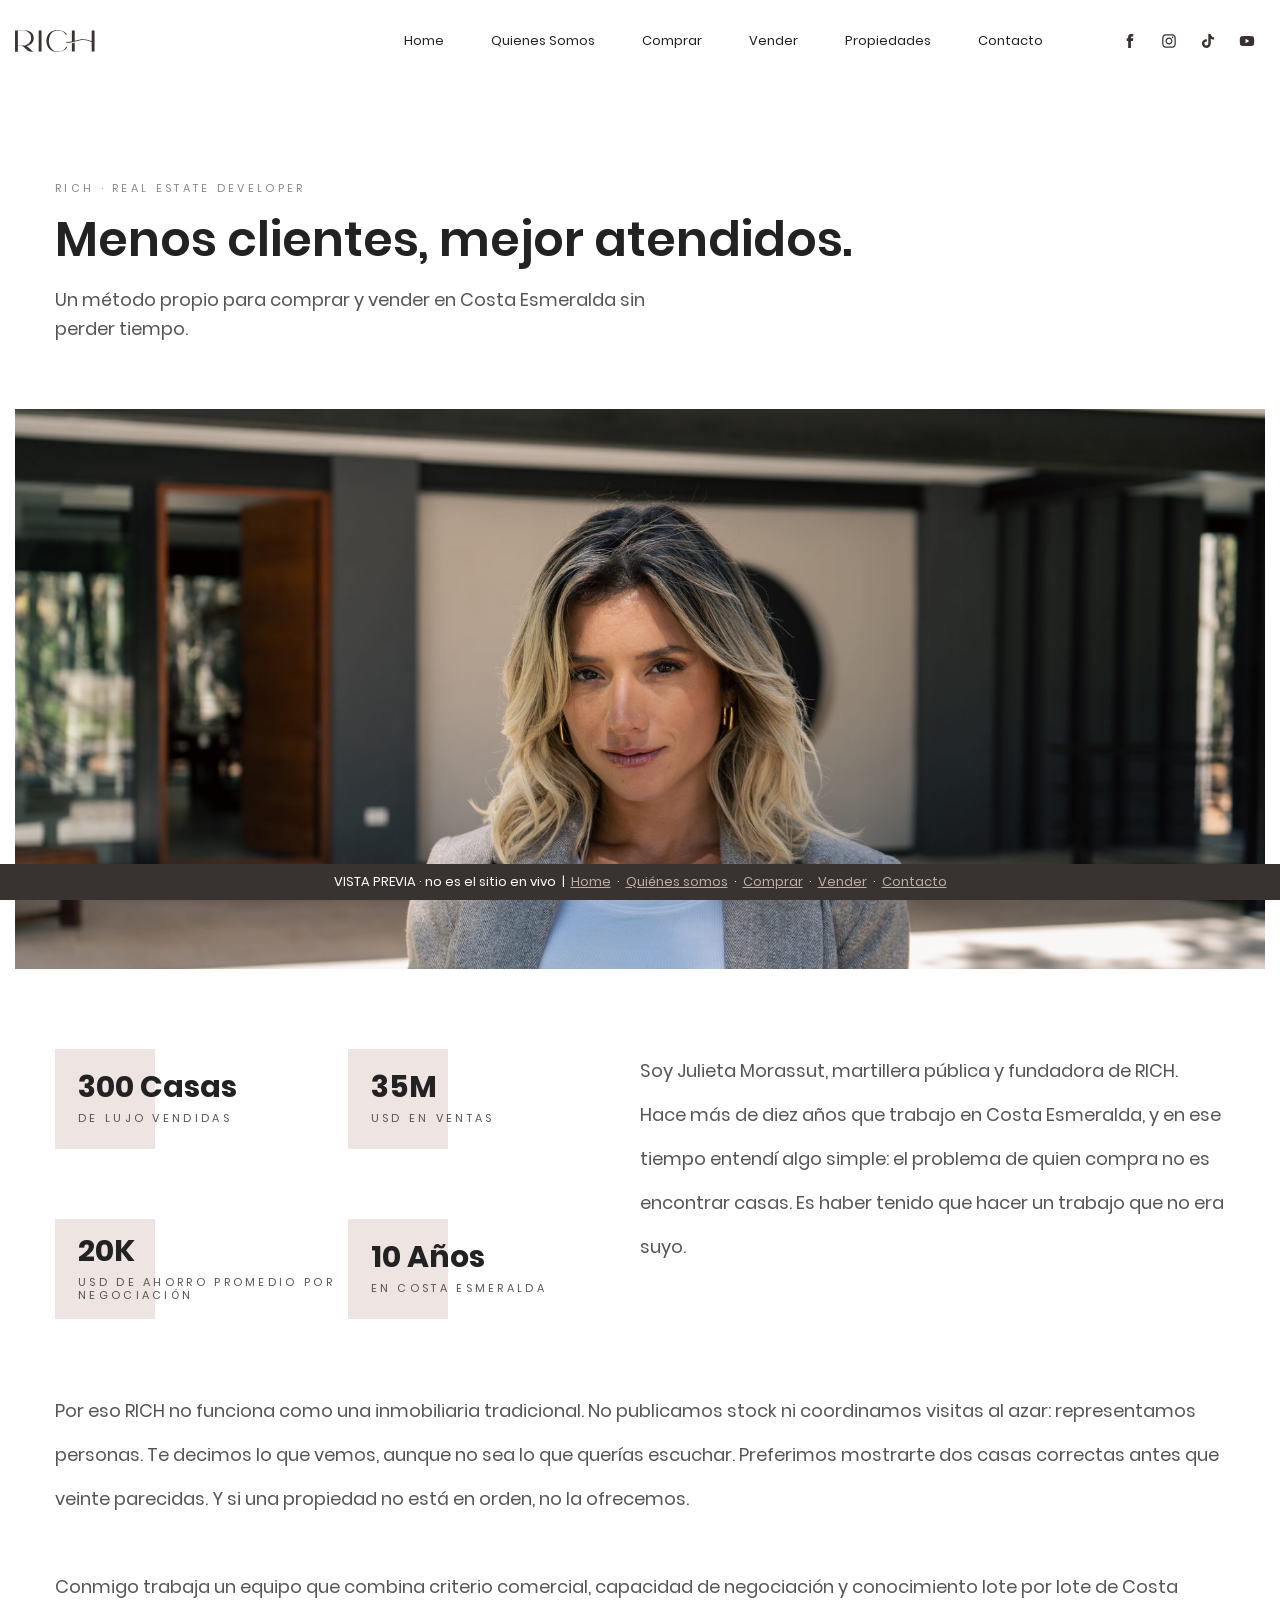
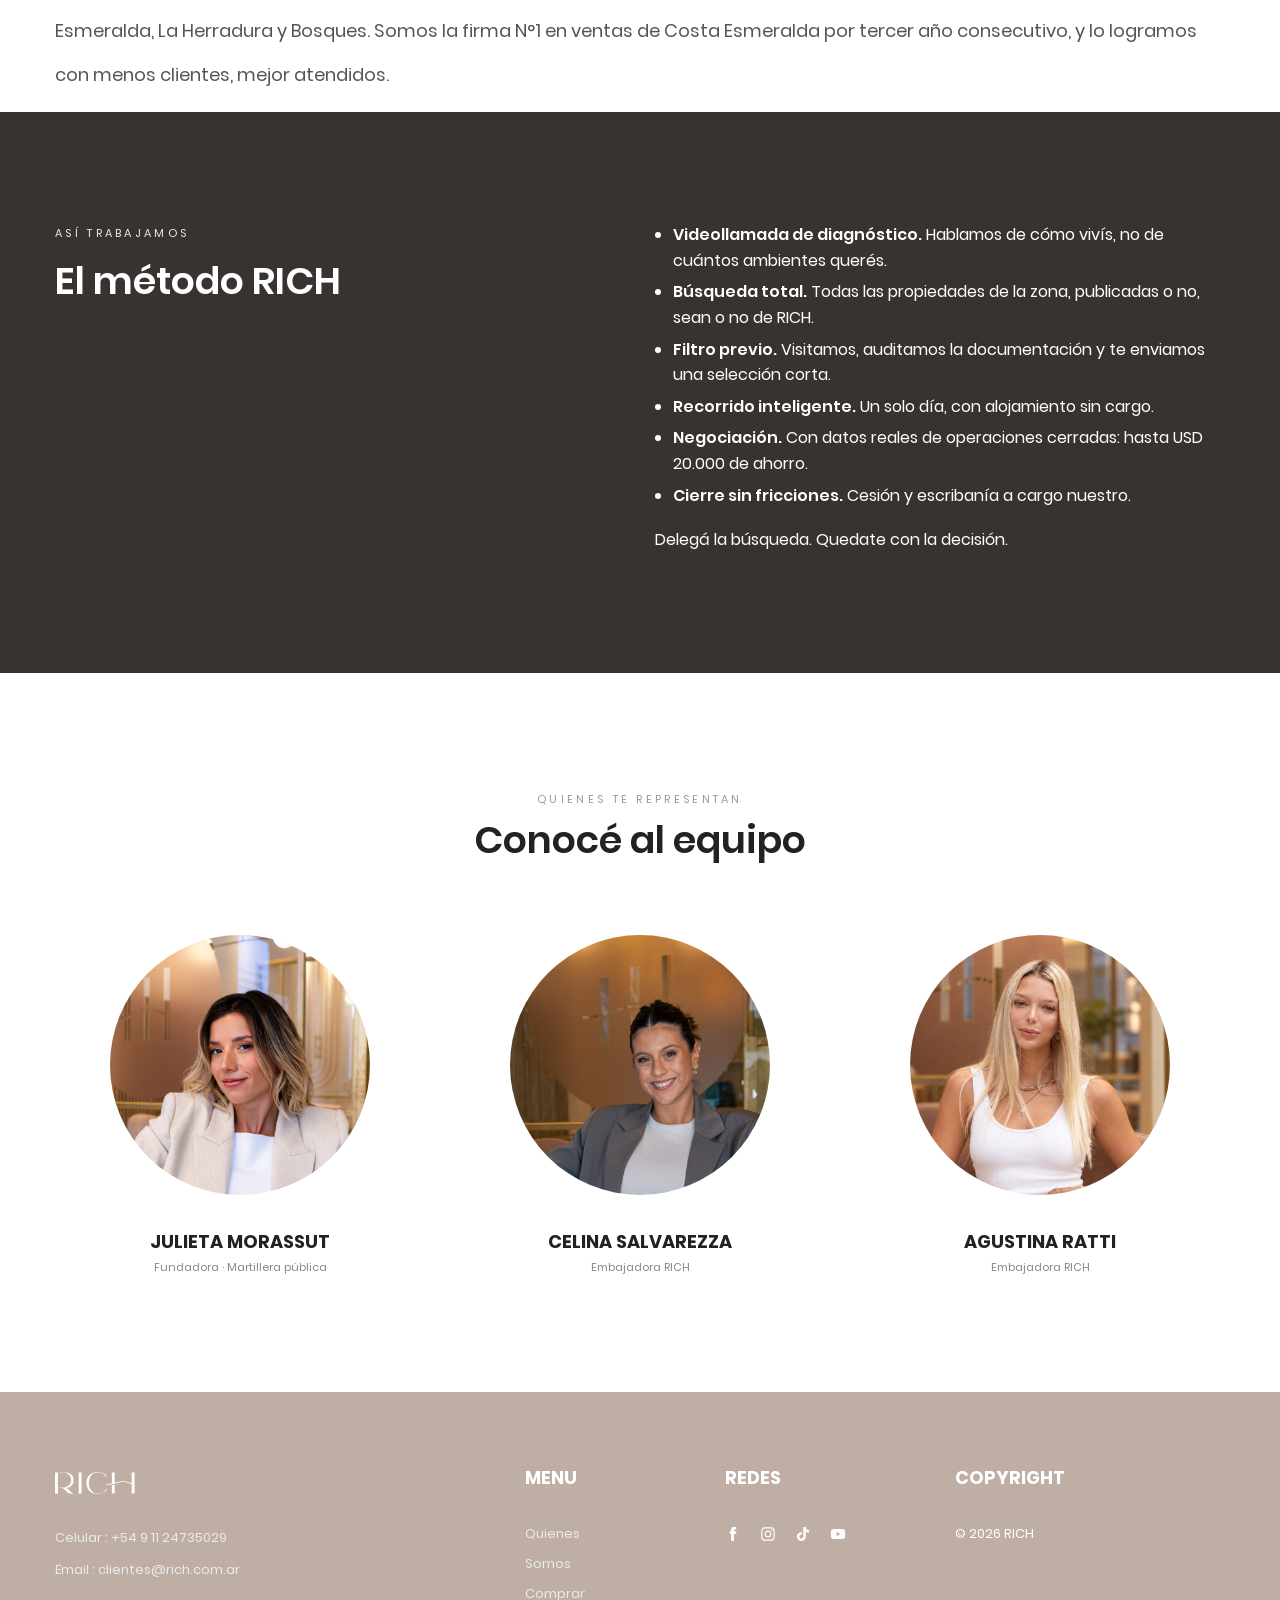
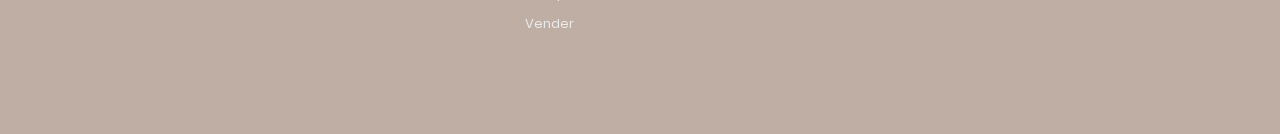
<file: quienes.html>
<!DOCTYPE html>
<html lang="en">

<head>
    <meta name="robots" content="noindex, nofollow">
            <!-- Title Page-->
        <title>Quiénes somos · Vista previa Somos Rich</title>

        <!-- Required meta tags-->
        <meta charset="UTF-8">
        <meta name="viewport" content="width=device-width, initial-scale=1, shrink-to-fit=no">
        <meta name="description" content="Rich">
        <meta name="author" content="Rich">
        <meta name="keywords" content="Rich">
        

        <!-- Icons font CSS-->
        <link href="vendor/mdi-font/css/material-design-iconic-font.min.css" rel="stylesheet" media="all">
        <link href="vendor/font-awesome-5/css/fontawesome-all.min.css" rel="stylesheet" media="all">
        <link href="vendor/themify-font/themify-icons.css" rel="stylesheet" media="all">
        <!-- Base fonts of theme-->
        <link href="css/poppins-font.min.css" rel="stylesheet" media="all">
        <!-- Font special for pages-->

        <!-- Bootstrap CSS-->
        <link href="vendor/bootstrap-4.1/bootstrap.min.css" rel="stylesheet" media="all">

        <!-- Vendor CSS-->
        <link href="vendor/animate.css/animate.min.css" rel="stylesheet" media="all">
        <link href="vendor/css-hamburgers/hamburgers.min.css" rel="stylesheet" media="all">
        <link href="vendor/animsition/animsition.min.css" rel="stylesheet" media="all">
        <link href="vendor/slick/slick.css" rel="stylesheet" media="all">
        <link href="vendor/select2/select2.min.css" rel="stylesheet" media="all">
        <link href="vendor/revolution/css/layers.css" rel="stylesheet" />
        <link href="vendor/revolution/css/navigation.css" rel="stylesheet" />
        <link href="vendor/revolution/css/settings.css" rel="stylesheet" />

        <!-- Main CSS-->
        <link href="css/main.min.css" rel="stylesheet" media="all">
        <link href="css/custom.css" rel="stylesheet"  >

        
        <link rel="shortcut icon" href="favicon/favicon.ico">
        <link rel="apple-touch-icon" sizes="180x180" href="favicon/apple-touch-icon.png">
        <link rel="icon" type="image/png" sizes="32x32" href="favicon/favicon-32x32.png">
        <link rel="icon" type="image/png" sizes="16x16" href="favicon/favicon-16x16.png">
        <link rel="manifest" href="favicon/site.webmanifest">

       
        
        <style>
        /* RICH 2026 - Quienes somos */
        .title-1,.title-2,.title-3{font-weight:600!important}
        .hero-bajada{display:block;font-size:18px;line-height:1.6;font-weight:400;margin-top:16px;max-width:640px;color:#555}
        .rich-list{margin:10px 0 14px;padding-left:18px}
        .rich-list,.rich-list li{color:inherit;list-style:disc}
        .rich-list li{margin:0 0 6px;line-height:1.6}
        .rich-list b{font-weight:600}
        .media-statistic-2 .media__number:after{content:none}
        section[style*='383330'] .rich-list,section[style*='383330'] .rich-list li,section[style*='383330'] .rich-list b{color:#fff}
        /* RICH 2026 - espacios en celular */
        @media (max-width:767px){
            section.p-t-100{padding-top:50px!important}
            section.p-t-110,section.p-t-120{padding-top:60px!important}
            section.p-t-50{padding-top:25px!important}
            section.section.p-t-100.p-b-65{padding-bottom:30px!important}
            .media-about > .row.p-t-50.p-b-50{padding-top:10px!important;padding-bottom:20px!important}
            .media-about .media__img{margin-top:30px}
            .entry-header .title-2.p-b-55{padding-bottom:25px!important}
            .row.p-t-60{padding-top:25px!important}
            section.p-b-80{padding-bottom:50px!important}
            section.p-t-80{padding-top:50px!important}
            section.p-b-100{padding-bottom:60px!important}
            section.p-t-100.p-b-100{padding-top:60px!important}
            .project-style-1 .entry-meta{margin-bottom:25px!important}
            #home_vender{padding-top:20px!important}
            section.p-t-80 .col-lg-6 > .row.no-gutters > .col-md-6{flex:0 0 50%;max-width:50%}
            section.p-t-80 .media-statistic-2{text-align:center;margin-bottom:30px}
            section.p-t-80 .media-statistic-2:before{margin:0 auto}
            section.p-t-80 .media-statistic-2 .media__body{left:0;right:0;padding:0 4px}
            section.p-t-80 .media-statistic-2 .media__number{font-size:26px!important;white-space:nowrap}
            .media-statistic-2{margin-bottom:35px}
        }
    </style>
</head>

<body class="animsition js-preloader">
    
    <!-- Google Tag Manager (noscript) -->

<!-- End Google Tag Manager (noscript) -->    
    <div class="page-wrapper">
        
        <!-- HEADER-->
        <header id="header">
            <div class="header header-1 d-none d-lg-block js-header-1">
                <div class="header__bar">
                    <div class="wrap wrap--w1790">
                        <div class="container-fluid">
                            <div class="header__content">
                                <div class="logo">
                                    <a href="index.html">
                                        <img src="assets/logo-rich-gris.svg" alt="" width="80"  />
                                    </a>
                                </div>
                                <div class="header__content-right">
                                    <nav class="header-nav-menu">
                                        <ul class="menu nav-menu">
                                            <li class="menu-item">
                                                <a href="index.html">Home</a>
                                            </li>
                                            <li class="menu-item">
                                                <a href="quienes.html">Quienes Somos</a>
                                            </li>
                                            <li class="menu-item">
                                                <a href="comprar.html">Comprar</a>
                                            </li>
                                            
                                            <li class="menu-item">
                                                <a href="vender.html">Vender</a>
                                            </li>
                                            <li class="menu-item">
                                                <a href="https://www.somosrich.com/propiedades.php">Propiedades</a>
                                            </li>
                                            <li class="menu-item">
                                                <a href="contacto.html">Contacto</a>
                                            </li>
                                           
                                        </ul>
                                    </nav>
                                    <div class="header-social">
                                        <ul class="list-social">
                                            <li class="list-social__item">
                                                <a class="ic-fb" href=" https://www.facebook.com/somosrich.investmentgroup/" target="_blank">
                                                    <img src="assets/icono_facebook.svg" width="16" />
                                                </a>
                                            </li>
                                            <li class="list-social__item">
                                                <a class="ic-insta" href="https://www.instagram.com/richinvestmentgroup" target="_blank">
                                                    <img src="assets/icono_instagram.svg" width="16" />
                                                </a>
                                            </li>
                                            <li class="list-social__item">
                                                <a class="ic-twi" href="https://www.tiktok.com/@morassutjulieta" target="_blank">
                                                    <img src="assets/icono_tiktok.svg" width="16" />
                                                </a>
                                            </li>
                                            
                                            <li class="list-social__item">
                                                <a class="ic-you" href="https://www.youtube.com/@somosrich" target="_blank">
                                                    <img src="assets/icono_youtube.svg" width="16" />
                                                </a>
                                            </li>
                                            
                                        </ul>
                                    </div>
                                </div>
                            </div>
                        </div>
                    </div>
                </div>
            </div>
            <div class="header-mobile d-block d-lg-none">
                <div class="header-mobile__bar">
                    <div class="container-fluid">
                        <div class="header-mobile__bar-inner">
                            <a class="logo" href="index.html">
                                <img src="assets/logo-rich-gris.svg" alt="" width="80" />
                            </a>
                            <button class="hamburger hamburger--slider float-right" type="button">
                                <span class="hamburger-box">
                                    <span class="hamburger-inner"></span>
                                </span>
                            </button>
                        </div>
                    </div>
                </div>
                <nav class="header-nav-menu-mobile">
                    <div class="container-fluid">
                        <ul class="menu nav-menu menu-mobile">
                            <li class="menu-item">
                                <a href="index.html">Home</a>
                            </li>
                            <li class="menu-item">
                                <a href="quienes.html">Quienes Somos</a>
                            </li>
                            <li class="menu-item">
                                <a href="comprar.html">Comprar</a>
                            </li>

                            <li class="menu-item">
                                <a href="vender.html">Vender</a>
                            </li>
                            <li class="menu-item">
                                <a href="https://www.somosrich.com/propiedades.php">Propiedades</a>
                            </li>
                            <li class="menu-item">
                                <a href="contacto.html">Contacto</a>
                            </li>
                            
                        </ul>
                    </div>
                </nav>
            </div>
        </header>
        <!-- END HEADER-->
        <!-- MAIN-->
        <main id="main">

            <!-- PAGE HEADING-->
            <section class="section p-t-100 p-b-65">
                <div class="container">
                    <div class="page-heading">
                        <h4 class="title-sub title-sub--c8 m-b-15">RICH · REAL ESTATE DEVELOPER</h4>
                        <h2 class="title-2">Menos clientes, mejor atendidos.<span class="hero-bajada">Un método propio para comprar y vender en Costa Esmeralda sin perder tiempo.</span></h2>
                    </div>
                </div>
            </section>
            <!-- END PAGE HEADING-->

            <!-- PAGE IMAGE-->
            <section class="section">
                <div class="wrap wrap--w1790">
                    <div class="container-fluid">
                        <img src="assets/quienes_somos/rich2026-hero.jpg" alt="RICH Costa Esmeralda">
                    </div>
                </div>
            </section>
            <!-- END PAGE IMAGE-->

            <!-- ABOUT US-->
            <section class="section p-t-80">
                <div class="container">
                    <div class="row no-gutters">
                        <div class="col-lg-6">
                            <div class="row no-gutters">
                                <div class="col-md-6">
                                    <div class="media-statistic-2">
                                        <div class="media__body">
                                            <span class="media__number">300 Casas</span>
                                            <h5 class="media__title title-sub">de lujo vendidas</h5>
                                        </div>
                                    </div>
                                </div>
                                <div class="col-md-6">
                                    <div class="media-statistic-2">
                                        <div class="media__body">
                                            <span class="media__number">35M</span>
                                            <h5 class="media__title title-sub">USD en ventas</h5>
                                        </div>
                                    </div>
                                </div>
                                <div class="col-md-6">
                                    <div class="media-statistic-2">
                                        <div class="media__body">
                                            <span class="media__number">20K</span>
                                            <h5 class="media__title title-sub">USD de ahorro promedio por negociación</h5>
                                        </div>
                                    </div>
                                </div>
                                <div class="col-md-6">
                                    <div class="media-statistic-2">
                                        <div class="media__body">
                                            <span class="media__number">10 Años</span>
                                            <h5 class="media__title title-sub">en Costa Esmeralda</h5>
                                        </div>
                                    </div>
                                </div>
                            </div>
                        </div>
                        <div class="col-lg-6">
                            <p class="text--s18-40 m-b-15" style="line-height:-webkit-calc(44/18); line-height:-moz-calc(44/18); line-height:calc(44/18)">Soy Julieta Morassut, martillera pública y fundadora de RICH. Hace más de diez años que trabajo en Costa Esmeralda, y en ese tiempo entendí algo simple: el problema de quien compra no es encontrar casas. Es haber tenido que hacer un trabajo que no era suyo.</p>
                        </div>
                    </div>
                    <div class="row no-gutters">
                        <p class="text--s18-40 m-b-15" style="line-height:-webkit-calc(44/18); line-height:-moz-calc(44/18); line-height:calc(44/18)">Por eso RICH no funciona como una inmobiliaria tradicional. No publicamos stock ni coordinamos visitas al azar: representamos personas. Te decimos lo que vemos, aunque no sea lo que querías escuchar. Preferimos mostrarte dos casas correctas antes que veinte parecidas. Y si una propiedad no está en orden, no la ofrecemos.<br/><br/>Conmigo trabaja un equipo que combina criterio comercial, capacidad de negociación y conocimiento lote por lote de Costa Esmeralda, La Herradura y Bosques. Somos la firma N°1 en ventas de Costa Esmeralda por tercer año consecutivo, y lo logramos con menos clientes, mejor atendidos.</p>
                    </div>
                </div>
            </section>
            <!-- END ABOUT US-->

            <!-- METODO-->
            <section class="section p-t-100 p-b-100" style="background-color: #383330;">
                <div class="container">
                    <div class="row">
                        <div class="col-md-6">
                            <div class="section-title section-title--light text-left p-t-15">
                                <h5 class="title-sub">ASÍ TRABAJAMOS</h5>
                                <h2 class="title-1">El método RICH</h2>
                            </div>
                        </div>
                        <div class="col-md-6">
                            <div class="text--s18-40 m-b-15" style="color: #FFF; font-size:16px; line-height:-webkit-calc(40/18); line-height:-moz-calc(40/18); line-height:calc(40/18)">
                                <ul class="rich-list">
                                    <li><b>Videollamada de diagnóstico.</b> Hablamos de cómo vivís, no de cuántos ambientes querés.</li>
                                    <li><b>Búsqueda total.</b> Todas las propiedades de la zona, publicadas o no, sean o no de RICH.</li>
                                    <li><b>Filtro previo.</b> Visitamos, auditamos la documentación y te enviamos una selección corta.</li>
                                    <li><b>Recorrido inteligente.</b> Un solo día, con alojamiento sin cargo.</li>
                                    <li><b>Negociación.</b> Con datos reales de operaciones cerradas: hasta USD 20.000 de ahorro.</li>
                                    <li><b>Cierre sin fricciones.</b> Cesión y escribanía a cargo nuestro.</li>
                                </ul>
                                <span style="color:#fff">Delegá la búsqueda. Quedate con la decisión.</span>
                            </div>
                        </div>
                    </div>
                </div>
            </section>
            <!-- END METODO-->

            <!-- TEAM-->
            <section class="p-t-120 p-b-30">
                <div class="container">
                    <div class="section-title m-b-70">
                        <h5 class="title-sub">QUIENES TE REPRESENTAN</h5>
                        <h2 class="title-1">Conocé al equipo</h2>
                    </div>
                    <div class="row justify-content-center">
                        <div class="col-md-6 col-lg-4">
                            <article class="media-team">
                                <figure class="media__img-wrap">
                                    <span class="overlay"></span>
                                    <img class="media__img img--rounded" src="assets/quienes_somos/equipo-julieta.jpg" alt="JULIETA MORASSUT" />
                                </figure>
                                <div class="media__body">
                                    <h4 class="title--sm"><a href="#">JULIETA MORASSUT</a></h4>
                                    <span class="title-sub--sm">Fundadora · Martillera pública</span>
                                </div>
                            </article>
                        </div>
                        <div class="col-md-6 col-lg-4">
                            <article class="media-team">
                                <figure class="media__img-wrap">
                                    <span class="overlay"></span>
                                    <img class="media__img img--rounded" src="assets/quienes_somos/equipo-celina.jpg" alt="CELINA SALVAREZZA" />
                                </figure>
                                <div class="media__body">
                                    <h4 class="title--sm"><a href="#">CELINA SALVAREZZA</a></h4>
                                    <span class="title-sub--sm">Embajadora RICH</span>
                                </div>
                            </article>
                        </div>
                        <div class="col-md-6 col-lg-4">
                            <article class="media-team">
                                <figure class="media__img-wrap">
                                    <span class="overlay"></span>
                                    <img class="media__img img--rounded" src="assets/quienes_somos/equipo-agustina.jpg" alt="AGUSTINA RATTI" />
                                </figure>
                                <div class="media__body">
                                    <h4 class="title--sm"><a href="#">AGUSTINA RATTI</a></h4>
                                    <span class="title-sub--sm">Embajadora RICH</span>
                                </div>
                            </article>
                        </div>
                    </div>
                </div>
            </section>
            <!-- END TEAM-->
        </main>
        <!-- END MAIN-->

        <!-- FOOTER-->
        <footer class="footer" style="background-color: #bfaea4; background-image: none;">
            <div class="container">
                <div class="row">
                    <div class="col-lg-4 col-md-6">
                        <div class="footer-col">
                            <div class="widget m-b-25">
                                <a href="#">
                                    <img src="assets/logo-rich-blanco.svg" alt="" width="80" />
                                </a>
                            </div>
                            <div class="widget widget-address">
                                <ul>
                                    <li>Celular :  +54 9 11 24735029</li>
                                    <li>Email  :  clientes@rich.com.ar</li>
                                </ul>
                            </div>
                        </div>
                    </div>
                    <div class="col-lg-2 col-md-6">
                        <div class="footer-col p-l-70 p-md-l-0">
                            <div class="widget widget_pages">
                                <h4 class="widget-title">Menu</h4>
                                <ul>
                                    <li>
                                        <a href="quienes.html">Quienes Somos</a>
                                    </li>
                                    <li>
                                        <a href="comprar.html">Comprar</a>
                                    </li>
                                    <li>
                                        <a href="vender.html">Vender</a>
                                    </li>
                                </ul>
                            </div>
                        </div>
                    </div>
                    <div class="col-lg-3 col-md-6">
                        <div class="footer-col p-l-70 p-md-l-0">
                            <h4 class="widget-title">Redes</h4>
                            <div class="widget widget_socials">
                                <ul class="list-social list-social-2">
                                    <li class="list-social__item">
                                        <a class="ic-fb" href=" https://www.facebook.com/somosrich.investmentgroup/" target="_blank">
                                            <img src="assets/icono_facebook_blanco.svg" width="16" />
                                        </a>
                                    </li>
                                    <li class="list-social__item">
                                        <a class="ic-insta" href="https://www.instagram.com/richinvestmentgroup" target="_blank">
                                            <img src="assets/icono_instagram_blanco.svg" width="16" />
                                        </a>
                                    </li>
                                    <li class="list-social__item">
                                        <a class="ic-twi" href="https://www.tiktok.com/@morassutjulieta" target="_blank">
                                            <img src="assets/icono_tiktok_blanco.svg" width="16" />
                                        </a>
                                    </li>
                                    
                                    <li class="list-social__item">
                                        <a class="ic-you" href="https://www.youtube.com/@somosrich" target="_blank">
                                            <img src="assets/icono_youtube_blanco.svg" width="16" />
                                        </a>
                                    </li>
                                    
                                </ul>
                            </div>
                        </div>
                    </div>
                    <div class="col-lg-3 col-md-6">
                        <div class="footer-col">
                            <div class="widget widget_text">
                                <h4 class="widget-title">copyright</h4>
                                <p>© 2026 RICH</p>
                            </div>
                        </div>
                    </div>
                </div>
            </div>
        </footer>
        <!-- END FOOTER-->    </div>

        <!-- Jquery JS-->
    <script src="vendor/jquery/jquery.min.js"></script>
    <!-- Bootstrap JS-->
    <script src="vendor/bootstrap-4.1/bootstrap.min.js"></script>
    <!-- Vendor JS-->
    <script src="vendor/animsition/animsition.min.js"></script>
    <script src="vendor/slick/slick.min.js"></script>
    <script src="vendor/waypoints/jquery.waypoints.min.js"></script>
    <script src="vendor/wow/wow.min.js"></script>
    <script src="vendor/jquery.counterup/jquery.counterup.min.js"></script>
    <script src="vendor/isotope/isotope.pkgd.min.js"></script>
    <script src="vendor/isotope/imagesloaded.pkgd.min.js"></script>
    <script src="vendor/matchHeight/jquery.matchHeight-min.js"></script>
    <script src="vendor/select2/select2.min.js"></script>
    <script src="vendor/sweetalert/sweetalert.min.js"></script>
    <script src="vendor/noUiSlider/nouislider.min.js"></script>
    <script type="text/javascript" src="vendor/revolution/js/jquery.themepunch.tools.min.js"></script>
    <script type="text/javascript" src="vendor/revolution/js/jquery.themepunch.revolution.min.js"></script>
    <!--
    | (Load Extensions only on Local File Systems !
    | The following part can be removed on Server for On Demand Loading)
    -->
    <script type="text/javascript" src="vendor/revolution/js/extensions/revolution.extension.video.min.js"></script>
    <script type="text/javascript" src="vendor/revolution/js/extensions/revolution.extension.slideanims.min.js"></script>
    <script type="text/javascript" src="vendor/revolution/js/extensions/revolution.extension.actions.min.js"></script>
    <script type="text/javascript" src="vendor/revolution/js/extensions/revolution.extension.layeranimation.min.js"></script>
    <script type="text/javascript" src="vendor/revolution/js/extensions/revolution.extension.kenburn.min.js"></script>
    <script type="text/javascript" src="vendor/revolution/js/extensions/revolution.extension.navigation.min.js"></script>
    <script type="text/javascript" src="vendor/revolution/js/extensions/revolution.extension.migration.min.js"></script>
    <script type="text/javascript" src="vendor/revolution/js/extensions/revolution.extension.parallax.min.js"></script>
    <script type="text/javascript" src="vendor/revolution/js/extensions/revolution.extension.carousel.min.js"></script>
    <!-- Config Revolution Slider-->
    <script type="text/javascript" src="js/config-revolution.min.js"></script>

    <!-- Main JS-->
    <script src="js/global.js"></script>
<div style="position:fixed;bottom:0;left:0;right:0;z-index:2147483647;background:#383330;color:#fff;font:13px Poppins,sans-serif;padding:8px 16px calc(8px + env(safe-area-inset-bottom,0px));text-align:center">VISTA PREVIA · no es el sitio en vivo &nbsp;|&nbsp; <a style="color:#bfaea4;text-decoration:underline" href="index.html">Home</a> &nbsp;·&nbsp; <a style="color:#bfaea4;text-decoration:underline" href="quienes.html">Quiénes somos</a> &nbsp;·&nbsp; <a style="color:#bfaea4;text-decoration:underline" href="comprar.html">Comprar</a> &nbsp;·&nbsp; <a style="color:#bfaea4;text-decoration:underline" href="vender.html">Vender</a> &nbsp;·&nbsp; <a style="color:#bfaea4;text-decoration:underline" href="contacto.html">Contacto</a></div>
</body>

</html>
<!-- end document-->
</file>
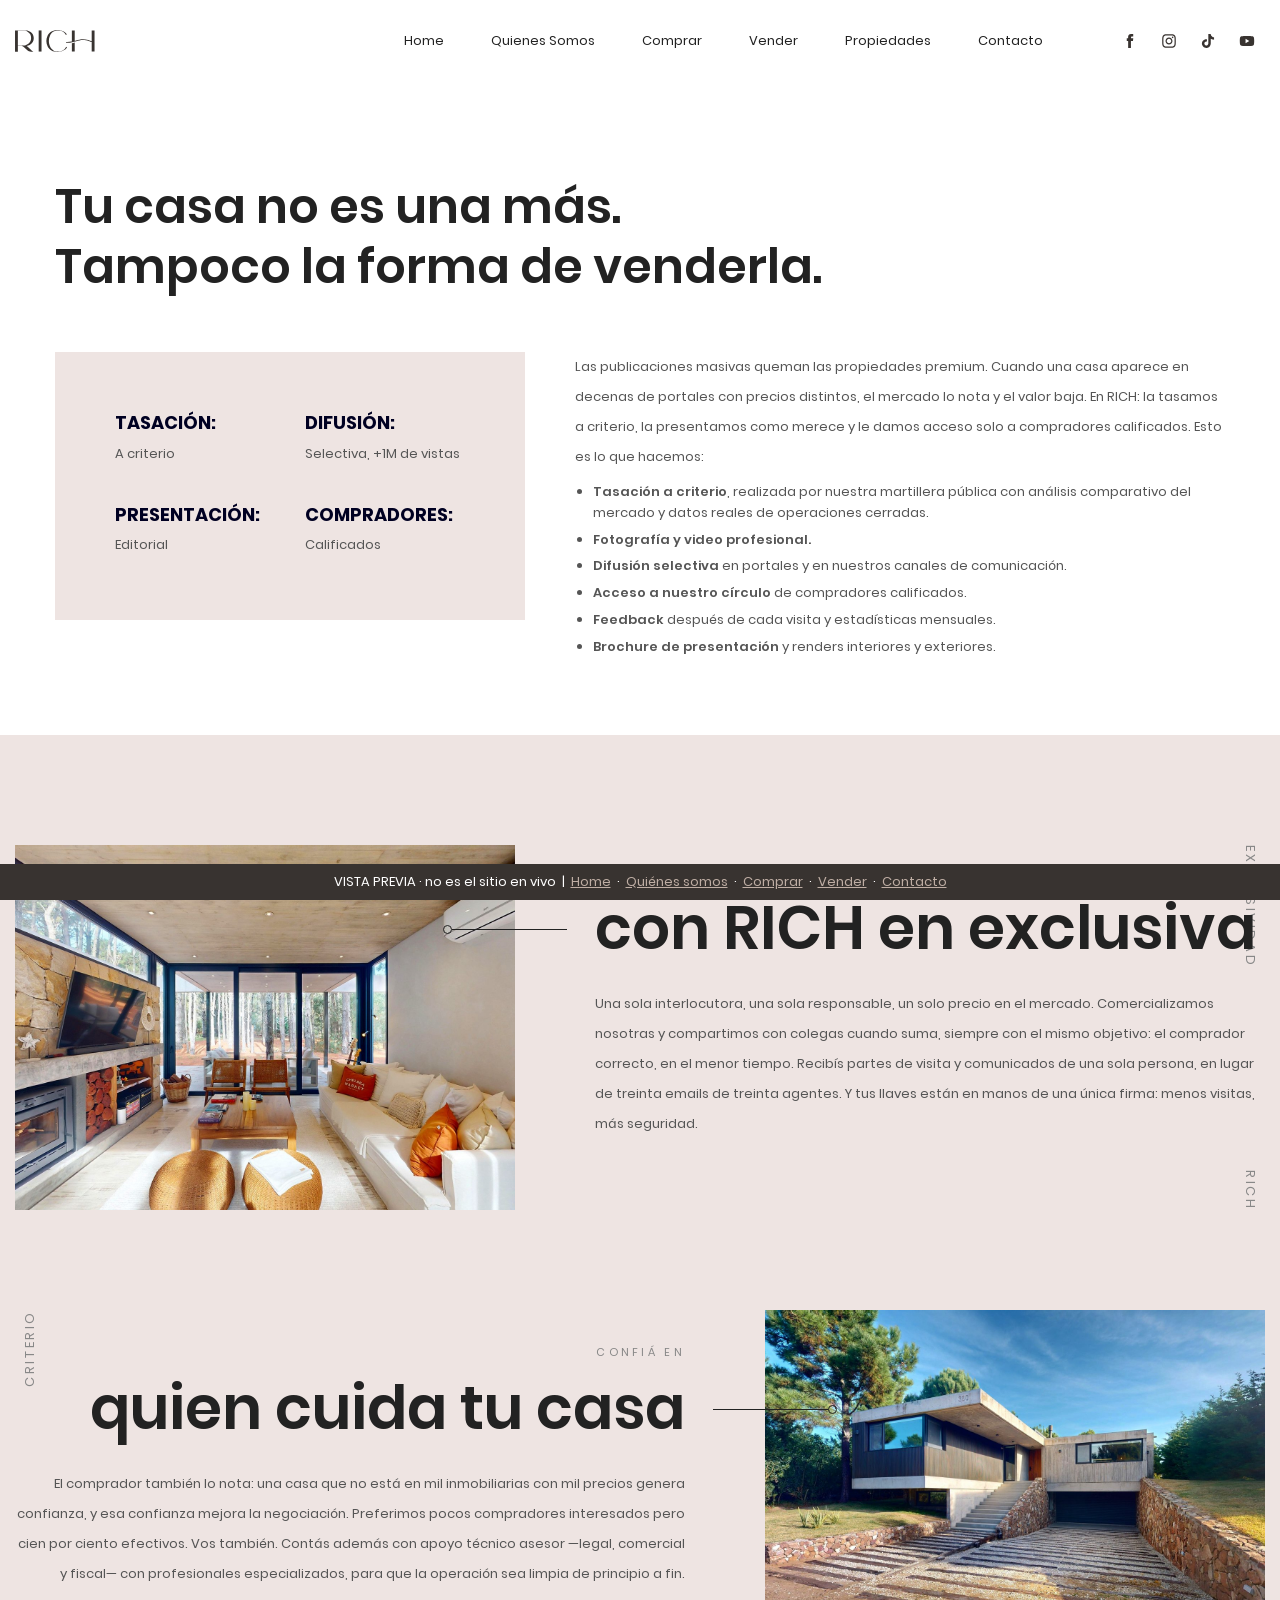
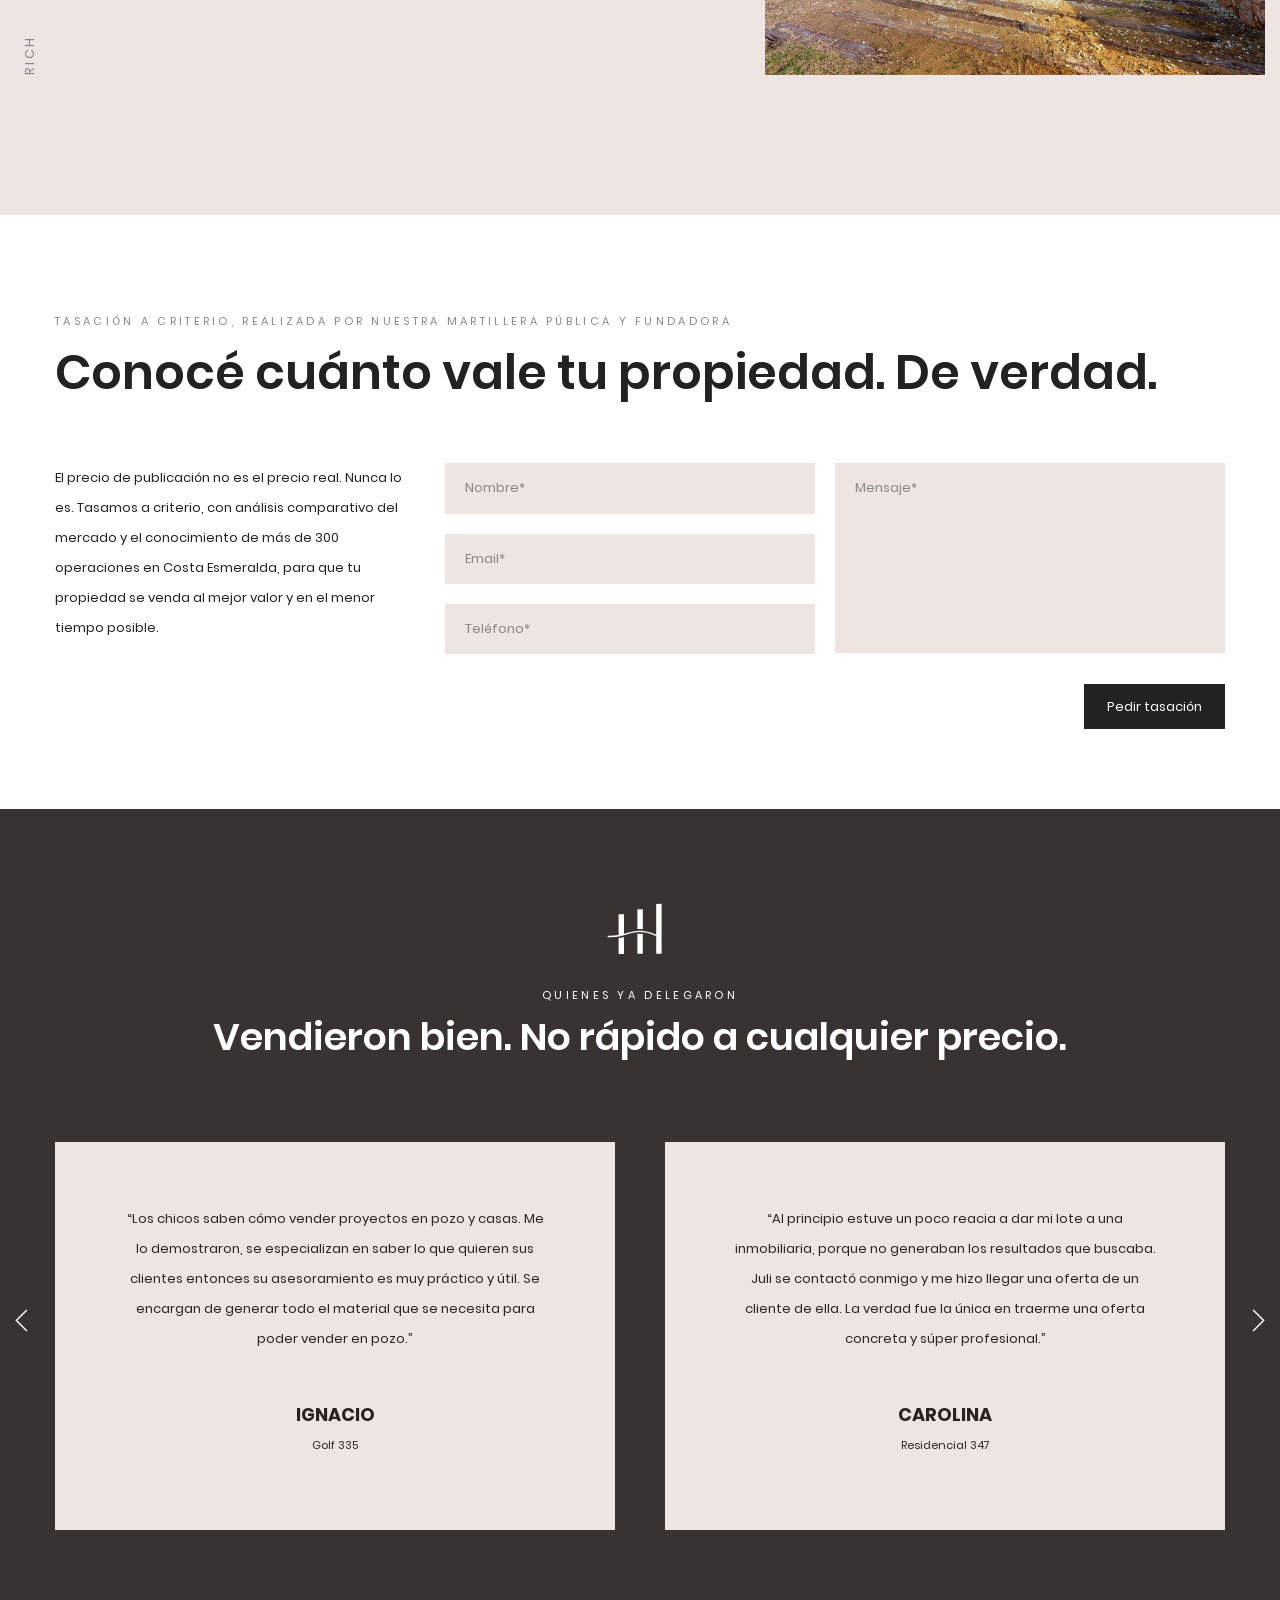
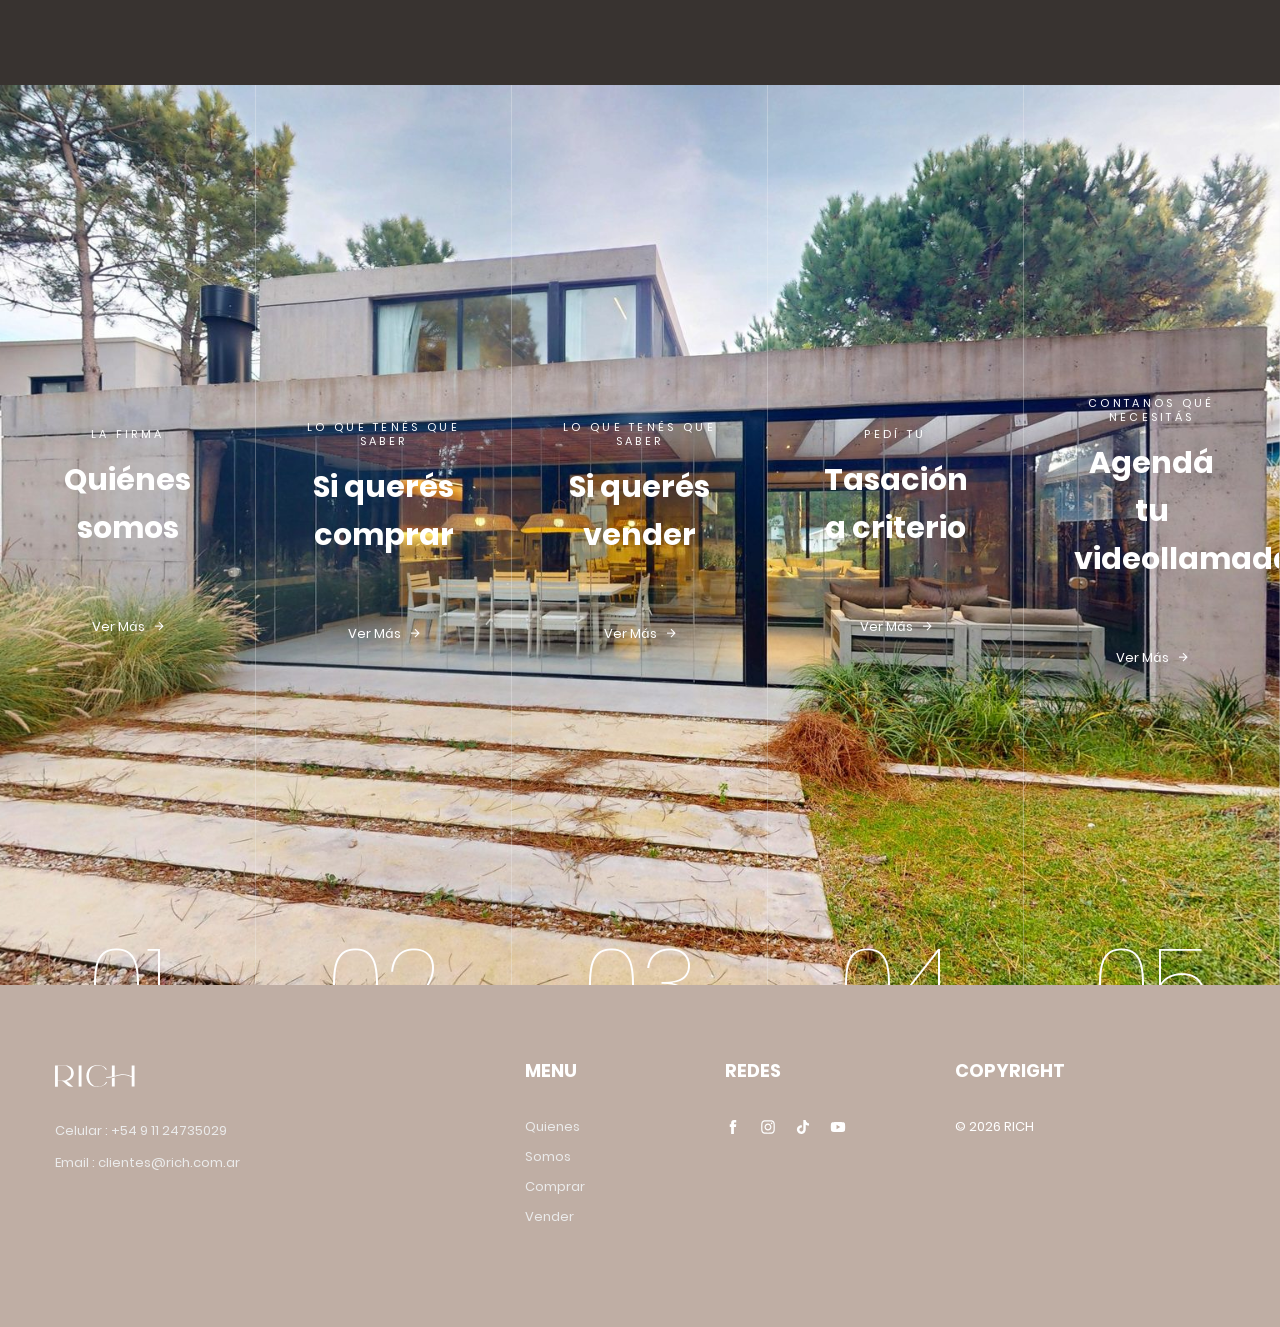
<file: vender.html>
<!DOCTYPE html>
<html lang="en">

<head>
    <meta name="robots" content="noindex, nofollow">
            <!-- Title Page-->
        <title>Vender · Vista previa Somos Rich</title>

        <!-- Required meta tags-->
        <meta charset="UTF-8">
        <meta name="viewport" content="width=device-width, initial-scale=1, shrink-to-fit=no">
        <meta name="description" content="Rich">
        <meta name="author" content="Rich">
        <meta name="keywords" content="Rich">
        

        <!-- Icons font CSS-->
        <link href="vendor/mdi-font/css/material-design-iconic-font.min.css" rel="stylesheet" media="all">
        <link href="vendor/font-awesome-5/css/fontawesome-all.min.css" rel="stylesheet" media="all">
        <link href="vendor/themify-font/themify-icons.css" rel="stylesheet" media="all">
        <!-- Base fonts of theme-->
        <link href="css/poppins-font.min.css" rel="stylesheet" media="all">
        <!-- Font special for pages-->

        <!-- Bootstrap CSS-->
        <link href="vendor/bootstrap-4.1/bootstrap.min.css" rel="stylesheet" media="all">

        <!-- Vendor CSS-->
        <link href="vendor/animate.css/animate.min.css" rel="stylesheet" media="all">
        <link href="vendor/css-hamburgers/hamburgers.min.css" rel="stylesheet" media="all">
        <link href="vendor/animsition/animsition.min.css" rel="stylesheet" media="all">
        <link href="vendor/slick/slick.css" rel="stylesheet" media="all">
        <link href="vendor/select2/select2.min.css" rel="stylesheet" media="all">
        <link href="vendor/revolution/css/layers.css" rel="stylesheet" />
        <link href="vendor/revolution/css/navigation.css" rel="stylesheet" />
        <link href="vendor/revolution/css/settings.css" rel="stylesheet" />

        <!-- Main CSS-->
        <link href="css/main.min.css" rel="stylesheet" media="all">
        <link href="css/custom.css" rel="stylesheet"  >

        
        <link rel="shortcut icon" href="favicon/favicon.ico">
        <link rel="apple-touch-icon" sizes="180x180" href="favicon/apple-touch-icon.png">
        <link rel="icon" type="image/png" sizes="32x32" href="favicon/favicon-32x32.png">
        <link rel="icon" type="image/png" sizes="16x16" href="favicon/favicon-16x16.png">
        <link rel="manifest" href="favicon/site.webmanifest">

       
        
        <style>
        /* RICH 2026 - Vender */
        .title-1,.title-2,.title-3{font-weight:600!important}
        .rich-list{margin:10px 0 14px;padding-left:18px}
        .rich-list,.rich-list li{color:inherit;list-style:disc}
        .rich-list li{margin:0 0 6px;line-height:1.6}
        .rich-list b{font-weight:600}
        .media-testi,.media-testi p,.media-testi .media__text,.media-testi a,.media-testi .job,.media-testi h4{color:#2a2420!important}
        #fs-container{background-image:url("assets/comprar/rich2026-tarjetas.jpg")}
        #pasos_mobile #paso_01{background-image:url("assets/rich2026-paso-01.jpg")}
        #pasos_mobile #paso_02{background-image:url("assets/rich2026-paso-02.jpg")}
        #pasos_mobile #paso_03{background-image:url("assets/rich2026-paso-03.jpg")}
        #pasos_mobile #paso_04{background-image:url("assets/rich2026-paso-04.jpg")}
        #pasos_mobile #paso_05{background-image:url("assets/rich2026-paso-05.jpg")}
        /* RICH 2026 - espacios en celular */
        @media (max-width:767px){
            section.p-t-100{padding-top:50px!important}
            section.p-t-110,section.p-t-120{padding-top:60px!important}
            section.p-t-50{padding-top:25px!important}
            section.section.p-t-100.p-b-65{padding-bottom:30px!important}
            .media-about > .row.p-t-50.p-b-50{padding-top:10px!important;padding-bottom:20px!important}
            .media-about .media__img{margin-top:30px}
            .entry-header .title-2.p-b-55{padding-bottom:25px!important}
            .row.p-t-60{padding-top:25px!important}
            section.p-b-80{padding-bottom:50px!important}
            section.p-t-80{padding-top:50px!important}
            section.p-b-100{padding-bottom:60px!important}
            section.p-t-100.p-b-100{padding-top:60px!important}
            .project-style-1 .entry-meta{margin-bottom:25px!important}
            #home_vender{padding-top:20px!important}
            section.p-t-10 > .container > article.project-style-1{padding-top:20px!important}
            .media-statistic-2{margin-bottom:35px}
        }
        /* RICH 2026 - carruseles: ancho estable aunque las fotos tarden */
        .slick-content.js-slick-content > .slick-list{flex:1 1 100%;width:100%;min-width:0}
    </style>
</head>

<body class="animsition js-preloader">
    
    <!-- Google Tag Manager (noscript) -->

<!-- End Google Tag Manager (noscript) -->    
    <div class="page-wrapper">
        
        <!-- HEADER-->
        <header id="header">
            <div class="header header-1 d-none d-lg-block js-header-1">
                <div class="header__bar">
                    <div class="wrap wrap--w1790">
                        <div class="container-fluid">
                            <div class="header__content">
                                <div class="logo">
                                    <a href="index.html">
                                        <img src="assets/logo-rich-gris.svg" alt="" width="80"  />
                                    </a>
                                </div>
                                <div class="header__content-right">
                                    <nav class="header-nav-menu">
                                        <ul class="menu nav-menu">
                                            <li class="menu-item">
                                                <a href="index.html">Home</a>
                                            </li>
                                            <li class="menu-item">
                                                <a href="quienes.html">Quienes Somos</a>
                                            </li>
                                            <li class="menu-item">
                                                <a href="comprar.html">Comprar</a>
                                            </li>
                                            
                                            <li class="menu-item">
                                                <a href="vender.html">Vender</a>
                                            </li>
                                            <li class="menu-item">
                                                <a href="https://www.somosrich.com/propiedades.php">Propiedades</a>
                                            </li>
                                            <li class="menu-item">
                                                <a href="contacto.html">Contacto</a>
                                            </li>
                                           
                                        </ul>
                                    </nav>
                                    <div class="header-social">
                                        <ul class="list-social">
                                            <li class="list-social__item">
                                                <a class="ic-fb" href=" https://www.facebook.com/somosrich.investmentgroup/" target="_blank">
                                                    <img src="assets/icono_facebook.svg" width="16" />
                                                </a>
                                            </li>
                                            <li class="list-social__item">
                                                <a class="ic-insta" href="https://www.instagram.com/richinvestmentgroup" target="_blank">
                                                    <img src="assets/icono_instagram.svg" width="16" />
                                                </a>
                                            </li>
                                            <li class="list-social__item">
                                                <a class="ic-twi" href="https://www.tiktok.com/@morassutjulieta" target="_blank">
                                                    <img src="assets/icono_tiktok.svg" width="16" />
                                                </a>
                                            </li>
                                            
                                            <li class="list-social__item">
                                                <a class="ic-you" href="https://www.youtube.com/@somosrich" target="_blank">
                                                    <img src="assets/icono_youtube.svg" width="16" />
                                                </a>
                                            </li>
                                            
                                        </ul>
                                    </div>
                                </div>
                            </div>
                        </div>
                    </div>
                </div>
            </div>
            <div class="header-mobile d-block d-lg-none">
                <div class="header-mobile__bar">
                    <div class="container-fluid">
                        <div class="header-mobile__bar-inner">
                            <a class="logo" href="index.html">
                                <img src="assets/logo-rich-gris.svg" alt="" width="80" />
                            </a>
                            <button class="hamburger hamburger--slider float-right" type="button">
                                <span class="hamburger-box">
                                    <span class="hamburger-inner"></span>
                                </span>
                            </button>
                        </div>
                    </div>
                </div>
                <nav class="header-nav-menu-mobile">
                    <div class="container-fluid">
                        <ul class="menu nav-menu menu-mobile">
                            <li class="menu-item">
                                <a href="index.html">Home</a>
                            </li>
                            <li class="menu-item">
                                <a href="quienes.html">Quienes Somos</a>
                            </li>
                            <li class="menu-item">
                                <a href="comprar.html">Comprar</a>
                            </li>

                            <li class="menu-item">
                                <a href="vender.html">Vender</a>
                            </li>
                            <li class="menu-item">
                                <a href="https://www.somosrich.com/propiedades.php">Propiedades</a>
                            </li>
                            <li class="menu-item">
                                <a href="contacto.html">Contacto</a>
                            </li>
                            
                        </ul>
                    </div>
                </nav>
            </div>
        </header>
        <!-- END HEADER-->
        <!-- MAIN-->
        <main id="main">

<section class="p-t-10 p-b-55">
<div class="container">
<article class="project-style-1">
<header class="entry-header">
<h2 class="title-2 p-b-55">Tu casa no es una más.<br>Tampoco la forma de venderla.</h2>
</header>
<div class="row">
<div class="col-lg-5">
<div class="entry-meta">
<div class="row">
<div class="col-6">
<div class="entry-meta__item">
<h4 class="key">TASACIÓN:</h4>
<span class="value">A criterio</span>
</div>
<div class="entry-meta__item">
<h4 class="key">PRESENTACIÓN:</h4>
<span class="value">Editorial</span>
</div>
</div>
<div class="col-6">
<div class="entry-meta__item">
<h4 class="key">DIFUSIÓN:</h4>
<span class="value">Selectiva, +1M de vistas</span>
</div>
<div class="entry-meta__item">
<h4 class="key">COMPRADORES:</h4>
<span class="value">Calificados</span>
</div>
</div>
</div>
</div>
</div>
<div class="col-lg-7">
<div class="entry-content">
<p>Las publicaciones masivas queman las propiedades premium. Cuando una casa aparece en decenas de portales con precios distintos, el mercado lo nota y el valor baja. En RICH: la tasamos a criterio, la presentamos como merece y le damos acceso solo a compradores calificados. Esto es lo que hacemos:</p><ul class="rich-list"><li><b>Tasación a criterio</b>, realizada por nuestra martillera pública con análisis comparativo del mercado y datos reales de operaciones cerradas.</li><li><b>Fotografía y video profesional.</b></li><li><b>Difusión selectiva</b> en portales y en nuestros canales de comunicación.</li><li><b>Acceso a nuestro círculo</b> de compradores calificados.</li><li><b>Feedback</b> después de cada visita y estadísticas mensuales.</li><li><b>Brochure de presentación</b> y renders interiores y exteriores.</li></ul>
</div>
</div>
</div>
</article>
</div>
</section>

<div class="p-b-40" style="background-color: #eee4e2;">

<section class="p-t-110">
<div class="wrap wrap--w1790">
<div class="container-fluid">
<article class="media-project-3">
<div class="media__body">
<figure class="media__img">
<a href="#">
<img alt="" src="assets/vender/rich2026-exclusiva.jpg"/>
</a>
</figure>
<span class="add">EXCLUSIVIDAD</span>
<span class="year">RICH</span>
<div class="media__content">
<div class="pointer"></div>
<h4 class="title-sub title-sub--c8">QUÉ SIGNIFICA TRABAJAR</h4>
<h2 class="title-3" style="text-transform: none;">con RICH en exclusiva</h2>
<p class="media__text">Una sola interlocutora, una sola responsable, un solo precio en el mercado. Comercializamos nosotras y compartimos con colegas cuando suma, siempre con el mismo objetivo: el comprador correcto, en el menor tiempo. Recibís partes de visita y comunicados de una sola persona, en lugar de treinta emails de treinta agentes. Y tus llaves están en manos de una única firma: menos visitas, más seguridad.</p>
</div>
</div>
</article>
</div>
</div>
</section>


<section>
<div class="wrap wrap--w1790">
<div class="container-fluid">
<article class="media-project-3 right">
<div class="media__body">
<figure class="media__img">
<a href="#">
<img alt="" src="assets/vender/rich2026-criterio.jpg"/>
</a>
</figure>
<span class="add">CRITERIO</span>
<span class="year">RICH</span>
<div class="media__content">
<div class="pointer"></div>
<h4 class="title-sub title-sub--c8">CONFIÁ EN</h4>
<h2 class="title-3" style="text-transform: none;">quien cuida tu casa</h2>
<p class="media__text">El comprador también lo nota: una casa que no está en mil inmobiliarias con mil precios genera confianza, y esa confianza mejora la negociación. Preferimos pocos compradores interesados pero cien por ciento efectivos. Vos también. Contás además con apoyo técnico asesor —legal, comercial y fiscal— con profesionales especializados, para que la operación sea limpia de principio a fin.</p>
</div>
</div>
</article>
</div>
</div>
</section>

</div>


<section class="section p-t-100 p-b-0" id="tasaciones">
<div class="container">
<div class="page-heading">
<h4 class="title-sub title-sub--c8 m-b-15">TASACIÓN A CRITERIO, REALIZADA POR NUESTRA MARTILLERA PÚBLICA Y FUNDADORA</h4>
<h2 class="title-2">Conocé cuánto vale tu propiedad. De verdad.</h2>
</div>
</div>
</section>

<section class="section p-b-80">
<div class="container">
<div class="row no-gutters p-t-60">
<div class="col-lg-4">
<div class="contact-info">
<div class="contact-info__item p-r-40">
<p class="value">El precio de publicación no es el precio real. Nunca lo es. Tasamos a criterio, con análisis comparativo del mercado y el conocimiento de más de 300 operaciones en Costa Esmeralda, para que tu propiedad se venda al mejor valor y en el menor tiempo posible.</p>
</div>
</div>
</div>
<div class="col-lg-8">
<div id="form_contacto">
<div class="form-row no-gutters">
<div class="col-md-6">
<input class="au-input" id="field_nombre" name="name" placeholder="Nombre*" required="required" type="text"/>
<input class="au-input" id="field_email" name="email" pattern="[^@]+@[^@]+.[a-zA-Z]{2,6}" placeholder="Email*" required="required" type="email"/>
<input class="au-input" id="field_telefono" name="phone" placeholder="Teléfono*" required="required" type="text"/>
</div>
<div class="col-md-6 p-r-0">
<textarea class="au-textarea" id="field_mensaje" name="message" placeholder="Mensaje*" required="required"></textarea>
<div class="text-right">
<button class="au-btn au-btn--solid" id="btn_contacto" type="button">Pedir tasación</button>
</div>
</div>
</div>
</div>
</div>
</div>
</div>
</section>


<section class="p-t-80 p-b-85" style="background-color: #383330;">
<div class="container">
<div class="section-title m-b-80">
<div style="margin-bottom: 20px;"><img alt="" src="assets/iso-rich-blanco.svg" width="80"/></div>
<h5 class="title-sub" style="color: #fff;">quienes ya delegaron</h5>
<h2 class="title-1" style="color: #fff;">Vendieron bien. No rápido a cualquier precio.</h2>
</div>
<div class="slick-wrap slick-testi js-slick-wrapper" data-slick-autoplay="true" data-slick-customnav="true" data-slick-lg="2" data-slick-md="1" data-slick-sm="1" data-slick-xl="2" data-slick-xs="1">
<div class="slick-wrap-content">
<div class="slick-content js-slick-content">
<div class="slick-item">
<div class="media-testi" style="background-color: #eee4e2;">
<p class="media__text">“Los chicos saben cómo vender proyectos en pozo y casas. Me lo demostraron, se especializan en saber lo que quieren sus clientes entonces su asesoramiento es muy práctico y útil. Se encargan de generar todo el material que se necesita para poder vender en pozo.”</p>
<div class="media__title">
<h4 class="name">
<a href="#">Ignacio</a>
</h4>
<span class="job">Golf 335</span>
</div>
</div>
</div>
<div class="slick-item">
<div class="media-testi" style="background-color: #eee4e2;">
<p class="media__text">“Al principio estuve un poco reacia a dar mi lote a una inmobiliaria, porque no generaban los resultados que buscaba. Juli se contactó conmigo y me hizo llegar una oferta de un cliente de ella. La verdad fue la única en traerme una oferta concreta y súper profesional.”</p>
<div class="media__title">
<h4 class="name">
<a href="#">Carolina</a>
</h4>
<span class="job">Residencial 347</span>
</div>
</div>
</div>
<div class="slick-item">
<div class="media-testi" style="background-color: #eee4e2;">
<p class="media__text">“La verdad es que desde que nos cruzamos han vendido ya varias casas de nosotros, y lo que valoramos es que han sabido interpretar la forma de comercializar. Los distintos canales de ventas que hay, saberlos explotar, saber ser eficaces, qué comunicar, eso nos gustó mucho (...)”</p>
<div class="media__title">
<h4 class="name">
<a href="#">Adrián</a>
</h4>
<span class="job">Deportiva 144 - Senderos Iv 442 - Senderos III 403</span>
</div>
</div>
</div>
<div class="slick-item">
<div class="media-testi" style="background-color: #eee4e2;">
<p class="media__text">“(...) saben interpretar las nuevas necesidades de cada cliente, y eso está bueno.  Nos acompaña en el proceso también, los hacemos participar del proceso. Sé que es difícil vender una casa, pues, no es imposible, y ustedes lo hacen posible, así que más que conforme.”</p>
<div class="media__title">
<h4 class="name">
<a href="#">Adrián</a>
</h4>
<span class="job">Deportiva 144 - Senderos Iv 442 - Senderos III 403</span>
</div>
</div>
</div>
<div class="slick-item">
<div class="media-testi" style="background-color: #eee4e2;">
<p class="media__text">“Gracias a RICH y su asesoramiento para potenciar la venta, pudimos vender dos proyectos de pozo y además una casa ya construida. Son súper profesionales, nos ayudaron, no sólo a saber cómo vender en pozo, sino que además nos brindan un continuo asesoramiento (...)”</p>
<div class="media__title">
<h4 class="name">
<a href="#">Joaquín</a>
</h4>
<span class="job">Deportiva 279 - Deportiva 185 - Golf 194</span>
</div>
</div>
</div>
<div class="slick-item">
<div class="media-testi" style="background-color: #eee4e2;">
<p class="media__text">“(...) Saben lo que quiere la gente y eso hace que les brindemos todos nuestros proyectos en exclusiva porque generan los mejores resultados. Cuando les brindamos los proyectos en exclusiva, y generaron la presentación, vendieron en menos de dos meses.”</p>
<div class="media__title">
<h4 class="name">
<a href="#">Joaquín</a>
</h4>
<span class="job">Deportiva 279 - Deportiva 185 - Golf 194</span>
</div>
</div>
</div>
</div>
</div>
<div class="slick__nav arrows-1">
<i class="slick-prev slick-arrow js-slick-prev ti-angle-left" style="color: #FFF;"></i>
<i class="slick-next slick-arrow js-slick-next ti-angle-right" style="color: #FFF;"></i>
</div>
</div>
</div>
</section>

<div class="view_mobile">
<section id="pasos_mobile">
<div class="media-project-hover" id="paso_01">
<div class="bg-overlay"></div>
<div class="media__body">
<h5 class="media__sub-title title-sub">LA FIRMA</h5>
<h3 class="media__title">
<a href="quienes.html">Quiénes somos</a>
</h3>
<a class="link" href="quienes.html">Ver más
                            <i class="zmdi zmdi-arrow-right"></i>
</a>
</div>
<span class="media__number">01</span>
</div>
<div class="media-project-hover" id="paso_02">
<div class="bg-overlay"></div>
<div class="media__body">
<h5 class="media__sub-title title-sub">DELEGÁ LA BÚSQUEDA</h5>
<h3 class="media__title">
<a href="comprar.html">Si querés comprar</a>
</h3>
<a class="link" href="comprar.html">Ver más
                            <i class="zmdi zmdi-arrow-right"></i>
</a>
</div>
<span class="media__number">02</span>
</div>
<div class="media-project-hover" id="paso_03">
<div class="bg-overlay"></div>
<div class="media__body">
<h5 class="media__sub-title title-sub">LO QUE TENÉS QUE SABER</h5>
<h3 class="media__title">
<a href="vender.html">Si querés vender</a>
</h3>
<a class="link" href="vender.html">Ver más
                            <i class="zmdi zmdi-arrow-right"></i>
</a>
</div>
<span class="media__number">03</span>
</div>
<div class="media-project-hover" id="paso_04">
<div class="bg-overlay"></div>
<div class="media__body">
<h5 class="media__sub-title title-sub">PEDÍ TU</h5>
<h3 class="media__title">
<a href="#tasaciones">Tasación a criterio</a>
</h3>
<a class="link" href="#tasaciones">Ver más
                            <i class="zmdi zmdi-arrow-right"></i>
</a>
</div>
<span class="media__number">04</span>
</div>
<div class="media-project-hover" id="paso_05">
<div class="bg-overlay"></div>
<div class="media__body">
<h5 class="media__sub-title title-sub">CONTANOS QUÉ NECESITÁS</h5>
<h3 class="media__title">
<a href="contacto.html">Agendá tu videollamada</a>
</h3>
<a class="link" href="contacto.html">Ver más
                            <i class="zmdi zmdi-arrow-right"></i>
</a>
</div>
<span class="media__number">05</span>
</div>
</section>
</div>
<div class="view_desktop">
<section id="fs-container">
<div class="media-project-hover" data-background="assets/comprar/rich2026-tarjetas.jpg">
<div class="bg-overlay"></div>
<div class="media__body">
<h5 class="media__sub-title title-sub">LA FIRMA</h5>
<h3 class="media__title">
<a href="quienes.html">Quiénes somos</a>
</h3>
<a class="link" href="quienes.html">Ver más
                            <i class="zmdi zmdi-arrow-right"></i>
</a>
</div>
<span class="media__number">01</span>
</div>
<div class="media-project-hover" data-background="assets/comprar/rich2026-tarjetas.jpg">
<div class="bg-overlay"></div>
<div class="media__body">
<h5 class="media__sub-title title-sub">LO QUE TENÉS QUE SABER</h5>
<h3 class="media__title">
<a href="comprar.html">Si querés comprar</a>
</h3>
<a class="link" href="comprar.html">Ver más
                            <i class="zmdi zmdi-arrow-right"></i>
</a>
</div>
<span class="media__number">02</span>
</div>
<div class="media-project-hover" data-background="assets/comprar/rich2026-tarjetas.jpg">
<div class="bg-overlay"></div>
<div class="media__body">
<h5 class="media__sub-title title-sub">LO QUE TENÉS QUE SABER</h5>
<h3 class="media__title">
<a href="vender.html">Si querés vender</a>
</h3>
<a class="link" href="vender.html">Ver más
                            <i class="zmdi zmdi-arrow-right"></i>
</a>
</div>
<span class="media__number">03</span>
</div>
<div class="media-project-hover" data-background="assets/comprar/rich2026-tarjetas.jpg">
<div class="bg-overlay"></div>
<div class="media__body">
<h5 class="media__sub-title title-sub">PEDÍ TU</h5>
<h3 class="media__title">
<a href="#tasaciones">Tasación a criterio</a>
</h3>
<a class="link" href="#tasaciones">Ver más
                            <i class="zmdi zmdi-arrow-right"></i>
</a>
</div>
<span class="media__number">04</span>
</div>
<div class="media-project-hover" data-background="assets/comprar/rich2026-tarjetas.jpg">
<div class="bg-overlay"></div>
<div class="media__body">
<h5 class="media__sub-title title-sub">CONTANOS QUÉ NECESITÁS</h5>
<h3 class="media__title">
<a href="contacto.html">Agendá tu videollamada</a>
</h3>
<a class="link" href="contacto.html">Ver más
                            <i class="zmdi zmdi-arrow-right"></i>
</a>
</div>
<span class="media__number">05</span>
</div>
</section>
</div>
</main>
        <!-- END MAIN-->

        <!-- FOOTER-->
        <footer class="footer" style="background-color: #bfaea4; background-image: none;">
            <div class="container">
                <div class="row">
                    <div class="col-lg-4 col-md-6">
                        <div class="footer-col">
                            <div class="widget m-b-25">
                                <a href="#">
                                    <img src="assets/logo-rich-blanco.svg" alt="" width="80" />
                                </a>
                            </div>
                            <div class="widget widget-address">
                                <ul>
                                    <li>Celular :  +54 9 11 24735029</li>
                                    <li>Email  :  clientes@rich.com.ar</li>
                                </ul>
                            </div>
                        </div>
                    </div>
                    <div class="col-lg-2 col-md-6">
                        <div class="footer-col p-l-70 p-md-l-0">
                            <div class="widget widget_pages">
                                <h4 class="widget-title">Menu</h4>
                                <ul>
                                    <li>
                                        <a href="quienes.html">Quienes Somos</a>
                                    </li>
                                    <li>
                                        <a href="comprar.html">Comprar</a>
                                    </li>
                                    <li>
                                        <a href="vender.html">Vender</a>
                                    </li>
                                </ul>
                            </div>
                        </div>
                    </div>
                    <div class="col-lg-3 col-md-6">
                        <div class="footer-col p-l-70 p-md-l-0">
                            <h4 class="widget-title">Redes</h4>
                            <div class="widget widget_socials">
                                <ul class="list-social list-social-2">
                                    <li class="list-social__item">
                                        <a class="ic-fb" href=" https://www.facebook.com/somosrich.investmentgroup/" target="_blank">
                                            <img src="assets/icono_facebook_blanco.svg" width="16" />
                                        </a>
                                    </li>
                                    <li class="list-social__item">
                                        <a class="ic-insta" href="https://www.instagram.com/richinvestmentgroup" target="_blank">
                                            <img src="assets/icono_instagram_blanco.svg" width="16" />
                                        </a>
                                    </li>
                                    <li class="list-social__item">
                                        <a class="ic-twi" href="https://www.tiktok.com/@morassutjulieta" target="_blank">
                                            <img src="assets/icono_tiktok_blanco.svg" width="16" />
                                        </a>
                                    </li>
                                    
                                    <li class="list-social__item">
                                        <a class="ic-you" href="https://www.youtube.com/@somosrich" target="_blank">
                                            <img src="assets/icono_youtube_blanco.svg" width="16" />
                                        </a>
                                    </li>
                                    
                                </ul>
                            </div>
                        </div>
                    </div>
                    <div class="col-lg-3 col-md-6">
                        <div class="footer-col">
                            <div class="widget widget_text">
                                <h4 class="widget-title">copyright</h4>
                                <p>© 2026 RICH</p>
                            </div>
                        </div>
                    </div>
                </div>
            </div>
        </footer>
        <!-- END FOOTER-->    </div>

        <!-- Jquery JS-->
    <script src="vendor/jquery/jquery.min.js"></script>
    <!-- Bootstrap JS-->
    <script src="vendor/bootstrap-4.1/bootstrap.min.js"></script>
    <!-- Vendor JS-->
    <script src="vendor/animsition/animsition.min.js"></script>
    <script src="vendor/slick/slick.min.js"></script>
    <script src="vendor/waypoints/jquery.waypoints.min.js"></script>
    <script src="vendor/wow/wow.min.js"></script>
    <script src="vendor/jquery.counterup/jquery.counterup.min.js"></script>
    <script src="vendor/isotope/isotope.pkgd.min.js"></script>
    <script src="vendor/isotope/imagesloaded.pkgd.min.js"></script>
    <script src="vendor/matchHeight/jquery.matchHeight-min.js"></script>
    <script src="vendor/select2/select2.min.js"></script>
    <script src="vendor/sweetalert/sweetalert.min.js"></script>
    <script src="vendor/noUiSlider/nouislider.min.js"></script>
    <script type="text/javascript" src="vendor/revolution/js/jquery.themepunch.tools.min.js"></script>
    <script type="text/javascript" src="vendor/revolution/js/jquery.themepunch.revolution.min.js"></script>
    <!--
    | (Load Extensions only on Local File Systems !
    | The following part can be removed on Server for On Demand Loading)
    -->
    <script type="text/javascript" src="vendor/revolution/js/extensions/revolution.extension.video.min.js"></script>
    <script type="text/javascript" src="vendor/revolution/js/extensions/revolution.extension.slideanims.min.js"></script>
    <script type="text/javascript" src="vendor/revolution/js/extensions/revolution.extension.actions.min.js"></script>
    <script type="text/javascript" src="vendor/revolution/js/extensions/revolution.extension.layeranimation.min.js"></script>
    <script type="text/javascript" src="vendor/revolution/js/extensions/revolution.extension.kenburn.min.js"></script>
    <script type="text/javascript" src="vendor/revolution/js/extensions/revolution.extension.navigation.min.js"></script>
    <script type="text/javascript" src="vendor/revolution/js/extensions/revolution.extension.migration.min.js"></script>
    <script type="text/javascript" src="vendor/revolution/js/extensions/revolution.extension.parallax.min.js"></script>
    <script type="text/javascript" src="vendor/revolution/js/extensions/revolution.extension.carousel.min.js"></script>
    <!-- Config Revolution Slider-->
    <script type="text/javascript" src="js/config-revolution.min.js"></script>

    <!-- Main JS-->
    <script src="js/global.js"></script>    <script>/* RICH 2026 - recalcular carruseles cuando terminan de cargar las fotos */
    (function($){ if(!$) return; $(window).on('load', function(){ $('.js-slick-content.slick-initialized').each(function(){ try{ $(this).slick('setPosition'); }catch(e){} }); }); })(window.jQuery);</script>

    
        <script src="js/sweetalert.min.js"></script>
    <script type="application/javascript">
        $(document).ready(function() {
            
            //popup form
            $('#btn_contacto').on('click',function(){
                //chequear si los campos estan completos
                var contact_error = 0;

                if(contact_error==0){
                     if ($('#form_contacto #field_nombre').val() === '') {

                        swal("Campos Vacios", "Por favor completar Nombre", "error").then( function (result){
                            if(result) {
                                $("#form_contacto #field_nombre").focus();
                            }
                        });

                        contact_error++;
                    } 
                }

                if(contact_error == 0){
                    if ($('#form_contacto #field_email').val() == "" || $('#form_contacto #field_email').val().indexOf ('@', 0) == -1) {

                        swal("Campos Vacios", "Por favor completar Email", "error").then( function (result){
                            if(result) {
                                $("#form_contacto #field_email").focus();
                            }
                        });

                        contact_error++;
                    }
                }

                
                if(contact_error == 0){
                    if ($('#form_contacto #field_telefono').val() === '') {

                        swal("Campos Vacios", "Por favor completar Telefono", "error").then( function (result){
                            if(result) {
                                $("#form_contacto #field_telefono").focus();
                            }
                        });

                        contact_error++;
                    } 
                }

                if(contact_error == 0){
                    if ($('#form_contacto #field_mensaje').val() === '') {

                        swal("Campos Vacios", "Por favor completar Mensaje", "error").then( function (result){
                            if(result) {
                               $("#form_contacto #field_mensaje").focus();
                            }
                        });

                        contact_error++;
                    } 
                }
                
                
                if (contact_error == 0) {

                    var parametros = {
                            "nombre" : $('#form_contacto #field_nombre').val(),
                            "email" : $('#form_contacto #field_email').val(),
                            "telefono" : $('#form_contacto #field_telefono').val(),
                            "mensaje" : $('#form_contacto #field_mensaje').val()
                    };

                    $.ajax({
                            data:  parametros,
                            url:   'send_tasacion.php',
                            type:  'post',
                            beforeSend: function () {
                                $('#form_contacto #field_nombre').prop('readonly', true);
                                $('#form_contacto #field_email').prop('readonly', true);
                                $('#form_contacto #field_telefono').prop('readonly', true);
                                $('#form_contacto #field_mensaje').prop('readonly', true);
                            },
                            success:  function (response) {
                                $('#form_contacto #field_nombre').prop('readonly', false);
                                $('#form_contacto #field_email').prop('readonly', false);
                                $('#form_contacto #field_telefono').prop('readonly', false);
                                $('#form_contacto #field_mensaje').prop('readonly', false);
                                
                                $('#form_contacto #field_nombre').val('');
                                $('#form_contacto #field_email').val('');
                                $('#form_contacto #field_telefono').val('');
                                $('#form_contacto #field_mensaje').val('');

                                swal("Mensaje Enviado.", "¡Nos pondremos en contacto a la brevedad! ¡Muchas gracias!", "success");

                            },
                            error:function(e){
                                swal("Error", "Error al enviar", "error");
                            }
                    });


                }
                return false;
            });
            
            
        });
        
    </script>

<div style="position:fixed;bottom:0;left:0;right:0;z-index:2147483647;background:#383330;color:#fff;font:13px Poppins,sans-serif;padding:8px 16px calc(8px + env(safe-area-inset-bottom,0px));text-align:center">VISTA PREVIA · no es el sitio en vivo &nbsp;|&nbsp; <a style="color:#bfaea4;text-decoration:underline" href="index.html">Home</a> &nbsp;·&nbsp; <a style="color:#bfaea4;text-decoration:underline" href="quienes.html">Quiénes somos</a> &nbsp;·&nbsp; <a style="color:#bfaea4;text-decoration:underline" href="comprar.html">Comprar</a> &nbsp;·&nbsp; <a style="color:#bfaea4;text-decoration:underline" href="vender.html">Vender</a> &nbsp;·&nbsp; <a style="color:#bfaea4;text-decoration:underline" href="contacto.html">Contacto</a></div>
</body>

</html>
<!-- end document-->
</file>
<file: vendor/themify-font/themify-icons.css>
@font-face {
	font-family: 'themify';
	src:url('fonts/themify.eot?-fvbane');
	src:url('fonts/themify.eot?#iefix-fvbane') format('embedded-opentype'),
		url('fonts/themify.woff?-fvbane') format('woff'),
		url('fonts/themify.ttf?-fvbane') format('truetype'),
		url('fonts/themify.svg?-fvbane#themify') format('svg');
	font-weight: normal;
	font-style: normal;
}

[class^="ti-"], [class*=" ti-"] {
	font-family: 'themify';
	speak: none;
	font-style: normal;
	font-weight: normal;
	font-variant: normal;
	text-transform: none;
	line-height: 1;

	/* Better Font Rendering =========== */
	-webkit-font-smoothing: antialiased;
	-moz-osx-font-smoothing: grayscale;
}

.ti-wand:before {
	content: "\e600";
}
.ti-volume:before {
	content: "\e601";
}
.ti-user:before {
	content: "\e602";
}
.ti-unlock:before {
	content: "\e603";
}
.ti-unlink:before {
	content: "\e604";
}
.ti-trash:before {
	content: "\e605";
}
.ti-thought:before {
	content: "\e606";
}
.ti-target:before {
	content: "\e607";
}
.ti-tag:before {
	content: "\e608";
}
.ti-tablet:before {
	content: "\e609";
}
.ti-star:before {
	content: "\e60a";
}
.ti-spray:before {
	content: "\e60b";
}
.ti-signal:before {
	content: "\e60c";
}
.ti-shopping-cart:before {
	content: "\e60d";
}
.ti-shopping-cart-full:before {
	content: "\e60e";
}
.ti-settings:before {
	content: "\e60f";
}
.ti-search:before {
	content: "\e610";
}
.ti-zoom-in:before {
	content: "\e611";
}
.ti-zoom-out:before {
	content: "\e612";
}
.ti-cut:before {
	content: "\e613";
}
.ti-ruler:before {
	content: "\e614";
}
.ti-ruler-pencil:before {
	content: "\e615";
}
.ti-ruler-alt:before {
	content: "\e616";
}
.ti-bookmark:before {
	content: "\e617";
}
.ti-bookmark-alt:before {
	content: "\e618";
}
.ti-reload:before {
	content: "\e619";
}
.ti-plus:before {
	content: "\e61a";
}
.ti-pin:before {
	content: "\e61b";
}
.ti-pencil:before {
	content: "\e61c";
}
.ti-pencil-alt:before {
	content: "\e61d";
}
.ti-paint-roller:before {
	content: "\e61e";
}
.ti-paint-bucket:before {
	content: "\e61f";
}
.ti-na:before {
	content: "\e620";
}
.ti-mobile:before {
	content: "\e621";
}
.ti-minus:before {
	content: "\e622";
}
.ti-medall:before {
	content: "\e623";
}
.ti-medall-alt:before {
	content: "\e624";
}
.ti-marker:before {
	content: "\e625";
}
.ti-marker-alt:before {
	content: "\e626";
}
.ti-arrow-up:before {
	content: "\e627";
}
.ti-arrow-right:before {
	content: "\e628";
}
.ti-arrow-left:before {
	content: "\e629";
}
.ti-arrow-down:before {
	content: "\e62a";
}
.ti-lock:before {
	content: "\e62b";
}
.ti-location-arrow:before {
	content: "\e62c";
}
.ti-link:before {
	content: "\e62d";
}
.ti-layout:before {
	content: "\e62e";
}
.ti-layers:before {
	content: "\e62f";
}
.ti-layers-alt:before {
	content: "\e630";
}
.ti-key:before {
	content: "\e631";
}
.ti-import:before {
	content: "\e632";
}
.ti-image:before {
	content: "\e633";
}
.ti-heart:before {
	content: "\e634";
}
.ti-heart-broken:before {
	content: "\e635";
}
.ti-hand-stop:before {
	content: "\e636";
}
.ti-hand-open:before {
	content: "\e637";
}
.ti-hand-drag:before {
	content: "\e638";
}
.ti-folder:before {
	content: "\e639";
}
.ti-flag:before {
	content: "\e63a";
}
.ti-flag-alt:before {
	content: "\e63b";
}
.ti-flag-alt-2:before {
	content: "\e63c";
}
.ti-eye:before {
	content: "\e63d";
}
.ti-export:before {
	content: "\e63e";
}
.ti-exchange-vertical:before {
	content: "\e63f";
}
.ti-desktop:before {
	content: "\e640";
}
.ti-cup:before {
	content: "\e641";
}
.ti-crown:before {
	content: "\e642";
}
.ti-comments:before {
	content: "\e643";
}
.ti-comment:before {
	content: "\e644";
}
.ti-comment-alt:before {
	content: "\e645";
}
.ti-close:before {
	content: "\e646";
}
.ti-clip:before {
	content: "\e647";
}
.ti-angle-up:before {
	content: "\e648";
}
.ti-angle-right:before {
	content: "\e649";
}
.ti-angle-left:before {
	content: "\e64a";
}
.ti-angle-down:before {
	content: "\e64b";
}
.ti-check:before {
	content: "\e64c";
}
.ti-check-box:before {
	content: "\e64d";
}
.ti-camera:before {
	content: "\e64e";
}
.ti-announcement:before {
	content: "\e64f";
}
.ti-brush:before {
	content: "\e650";
}
.ti-briefcase:before {
	content: "\e651";
}
.ti-bolt:before {
	content: "\e652";
}
.ti-bolt-alt:before {
	content: "\e653";
}
.ti-blackboard:before {
	content: "\e654";
}
.ti-bag:before {
	content: "\e655";
}
.ti-move:before {
	content: "\e656";
}
.ti-arrows-vertical:before {
	content: "\e657";
}
.ti-arrows-horizontal:before {
	content: "\e658";
}
.ti-fullscreen:before {
	content: "\e659";
}
.ti-arrow-top-right:before {
	content: "\e65a";
}
.ti-arrow-top-left:before {
	content: "\e65b";
}
.ti-arrow-circle-up:before {
	content: "\e65c";
}
.ti-arrow-circle-right:before {
	content: "\e65d";
}
.ti-arrow-circle-left:before {
	content: "\e65e";
}
.ti-arrow-circle-down:before {
	content: "\e65f";
}
.ti-angle-double-up:before {
	content: "\e660";
}
.ti-angle-double-right:before {
	content: "\e661";
}
.ti-angle-double-left:before {
	content: "\e662";
}
.ti-angle-double-down:before {
	content: "\e663";
}
.ti-zip:before {
	content: "\e664";
}
.ti-world:before {
	content: "\e665";
}
.ti-wheelchair:before {
	content: "\e666";
}
.ti-view-list:before {
	content: "\e667";
}
.ti-view-list-alt:before {
	content: "\e668";
}
.ti-view-grid:before {
	content: "\e669";
}
.ti-uppercase:before {
	content: "\e66a";
}
.ti-upload:before {
	content: "\e66b";
}
.ti-underline:before {
	content: "\e66c";
}
.ti-truck:before {
	content: "\e66d";
}
.ti-timer:before {
	content: "\e66e";
}
.ti-ticket:before {
	content: "\e66f";
}
.ti-thumb-up:before {
	content: "\e670";
}
.ti-thumb-down:before {
	content: "\e671";
}
.ti-text:before {
	content: "\e672";
}
.ti-stats-up:before {
	content: "\e673";
}
.ti-stats-down:before {
	content: "\e674";
}
.ti-split-v:before {
	content: "\e675";
}
.ti-split-h:before {
	content: "\e676";
}
.ti-smallcap:before {
	content: "\e677";
}
.ti-shine:before {
	content: "\e678";
}
.ti-shift-right:before {
	content: "\e679";
}
.ti-shift-left:before {
	content: "\e67a";
}
.ti-shield:before {
	content: "\e67b";
}
.ti-notepad:before {
	content: "\e67c";
}
.ti-server:before {
	content: "\e67d";
}
.ti-quote-right:before {
	content: "\e67e";
}
.ti-quote-left:before {
	content: "\e67f";
}
.ti-pulse:before {
	content: "\e680";
}
.ti-printer:before {
	content: "\e681";
}
.ti-power-off:before {
	content: "\e682";
}
.ti-plug:before {
	content: "\e683";
}
.ti-pie-chart:before {
	content: "\e684";
}
.ti-paragraph:before {
	content: "\e685";
}
.ti-panel:before {
	content: "\e686";
}
.ti-package:before {
	content: "\e687";
}
.ti-music:before {
	content: "\e688";
}
.ti-music-alt:before {
	content: "\e689";
}
.ti-mouse:before {
	content: "\e68a";
}
.ti-mouse-alt:before {
	content: "\e68b";
}
.ti-money:before {
	content: "\e68c";
}
.ti-microphone:before {
	content: "\e68d";
}
.ti-menu:before {
	content: "\e68e";
}
.ti-menu-alt:before {
	content: "\e68f";
}
.ti-map:before {
	content: "\e690";
}
.ti-map-alt:before {
	content: "\e691";
}
.ti-loop:before {
	content: "\e692";
}
.ti-location-pin:before {
	content: "\e693";
}
.ti-list:before {
	content: "\e694";
}
.ti-light-bulb:before {
	content: "\e695";
}
.ti-Italic:before {
	content: "\e696";
}
.ti-info:before {
	content: "\e697";
}
.ti-infinite:before {
	content: "\e698";
}
.ti-id-badge:before {
	content: "\e699";
}
.ti-hummer:before {
	content: "\e69a";
}
.ti-home:before {
	content: "\e69b";
}
.ti-help:before {
	content: "\e69c";
}
.ti-headphone:before {
	content: "\e69d";
}
.ti-harddrives:before {
	content: "\e69e";
}
.ti-harddrive:before {
	content: "\e69f";
}
.ti-gift:before {
	content: "\e6a0";
}
.ti-game:before {
	content: "\e6a1";
}
.ti-filter:before {
	content: "\e6a2";
}
.ti-files:before {
	content: "\e6a3";
}
.ti-file:before {
	content: "\e6a4";
}
.ti-eraser:before {
	content: "\e6a5";
}
.ti-envelope:before {
	content: "\e6a6";
}
.ti-download:before {
	content: "\e6a7";
}
.ti-direction:before {
	content: "\e6a8";
}
.ti-direction-alt:before {
	content: "\e6a9";
}
.ti-dashboard:before {
	content: "\e6aa";
}
.ti-control-stop:before {
	content: "\e6ab";
}
.ti-control-shuffle:before {
	content: "\e6ac";
}
.ti-control-play:before {
	content: "\e6ad";
}
.ti-control-pause:before {
	content: "\e6ae";
}
.ti-control-forward:before {
	content: "\e6af";
}
.ti-control-backward:before {
	content: "\e6b0";
}
.ti-cloud:before {
	content: "\e6b1";
}
.ti-cloud-up:before {
	content: "\e6b2";
}
.ti-cloud-down:before {
	content: "\e6b3";
}
.ti-clipboard:before {
	content: "\e6b4";
}
.ti-car:before {
	content: "\e6b5";
}
.ti-calendar:before {
	content: "\e6b6";
}
.ti-book:before {
	content: "\e6b7";
}
.ti-bell:before {
	content: "\e6b8";
}
.ti-basketball:before {
	content: "\e6b9";
}
.ti-bar-chart:before {
	content: "\e6ba";
}
.ti-bar-chart-alt:before {
	content: "\e6bb";
}
.ti-back-right:before {
	content: "\e6bc";
}
.ti-back-left:before {
	content: "\e6bd";
}
.ti-arrows-corner:before {
	content: "\e6be";
}
.ti-archive:before {
	content: "\e6bf";
}
.ti-anchor:before {
	content: "\e6c0";
}
.ti-align-right:before {
	content: "\e6c1";
}
.ti-align-left:before {
	content: "\e6c2";
}
.ti-align-justify:before {
	content: "\e6c3";
}
.ti-align-center:before {
	content: "\e6c4";
}
.ti-alert:before {
	content: "\e6c5";
}
.ti-alarm-clock:before {
	content: "\e6c6";
}
.ti-agenda:before {
	content: "\e6c7";
}
.ti-write:before {
	content: "\e6c8";
}
.ti-window:before {
	content: "\e6c9";
}
.ti-widgetized:before {
	content: "\e6ca";
}
.ti-widget:before {
	content: "\e6cb";
}
.ti-widget-alt:before {
	content: "\e6cc";
}
.ti-wallet:before {
	content: "\e6cd";
}
.ti-video-clapper:before {
	content: "\e6ce";
}
.ti-video-camera:before {
	content: "\e6cf";
}
.ti-vector:before {
	content: "\e6d0";
}
.ti-themify-logo:before {
	content: "\e6d1";
}
.ti-themify-favicon:before {
	content: "\e6d2";
}
.ti-themify-favicon-alt:before {
	content: "\e6d3";
}
.ti-support:before {
	content: "\e6d4";
}
.ti-stamp:before {
	content: "\e6d5";
}
.ti-split-v-alt:before {
	content: "\e6d6";
}
.ti-slice:before {
	content: "\e6d7";
}
.ti-shortcode:before {
	content: "\e6d8";
}
.ti-shift-right-alt:before {
	content: "\e6d9";
}
.ti-shift-left-alt:before {
	content: "\e6da";
}
.ti-ruler-alt-2:before {
	content: "\e6db";
}
.ti-receipt:before {
	content: "\e6dc";
}
.ti-pin2:before {
	content: "\e6dd";
}
.ti-pin-alt:before {
	content: "\e6de";
}
.ti-pencil-alt2:before {
	content: "\e6df";
}
.ti-palette:before {
	content: "\e6e0";
}
.ti-more:before {
	content: "\e6e1";
}
.ti-more-alt:before {
	content: "\e6e2";
}
.ti-microphone-alt:before {
	content: "\e6e3";
}
.ti-magnet:before {
	content: "\e6e4";
}
.ti-line-double:before {
	content: "\e6e5";
}
.ti-line-dotted:before {
	content: "\e6e6";
}
.ti-line-dashed:before {
	content: "\e6e7";
}
.ti-layout-width-full:before {
	content: "\e6e8";
}
.ti-layout-width-default:before {
	content: "\e6e9";
}
.ti-layout-width-default-alt:before {
	content: "\e6ea";
}
.ti-layout-tab:before {
	content: "\e6eb";
}
.ti-layout-tab-window:before {
	content: "\e6ec";
}
.ti-layout-tab-v:before {
	content: "\e6ed";
}
.ti-layout-tab-min:before {
	content: "\e6ee";
}
.ti-layout-slider:before {
	content: "\e6ef";
}
.ti-layout-slider-alt:before {
	content: "\e6f0";
}
.ti-layout-sidebar-right:before {
	content: "\e6f1";
}
.ti-layout-sidebar-none:before {
	content: "\e6f2";
}
.ti-layout-sidebar-left:before {
	content: "\e6f3";
}
.ti-layout-placeholder:before {
	content: "\e6f4";
}
.ti-layout-menu:before {
	content: "\e6f5";
}
.ti-layout-menu-v:before {
	content: "\e6f6";
}
.ti-layout-menu-separated:before {
	content: "\e6f7";
}
.ti-layout-menu-full:before {
	content: "\e6f8";
}
.ti-layout-media-right-alt:before {
	content: "\e6f9";
}
.ti-layout-media-right:before {
	content: "\e6fa";
}
.ti-layout-media-overlay:before {
	content: "\e6fb";
}
.ti-layout-media-overlay-alt:before {
	content: "\e6fc";
}
.ti-layout-media-overlay-alt-2:before {
	content: "\e6fd";
}
.ti-layout-media-left-alt:before {
	content: "\e6fe";
}
.ti-layout-media-left:before {
	content: "\e6ff";
}
.ti-layout-media-center-alt:before {
	content: "\e700";
}
.ti-layout-media-center:before {
	content: "\e701";
}
.ti-layout-list-thumb:before {
	content: "\e702";
}
.ti-layout-list-thumb-alt:before {
	content: "\e703";
}
.ti-layout-list-post:before {
	content: "\e704";
}
.ti-layout-list-large-image:before {
	content: "\e705";
}
.ti-layout-line-solid:before {
	content: "\e706";
}
.ti-layout-grid4:before {
	content: "\e707";
}
.ti-layout-grid3:before {
	content: "\e708";
}
.ti-layout-grid2:before {
	content: "\e709";
}
.ti-layout-grid2-thumb:before {
	content: "\e70a";
}
.ti-layout-cta-right:before {
	content: "\e70b";
}
.ti-layout-cta-left:before {
	content: "\e70c";
}
.ti-layout-cta-center:before {
	content: "\e70d";
}
.ti-layout-cta-btn-right:before {
	content: "\e70e";
}
.ti-layout-cta-btn-left:before {
	content: "\e70f";
}
.ti-layout-column4:before {
	content: "\e710";
}
.ti-layout-column3:before {
	content: "\e711";
}
.ti-layout-column2:before {
	content: "\e712";
}
.ti-layout-accordion-separated:before {
	content: "\e713";
}
.ti-layout-accordion-merged:before {
	content: "\e714";
}
.ti-layout-accordion-list:before {
	content: "\e715";
}
.ti-ink-pen:before {
	content: "\e716";
}
.ti-info-alt:before {
	content: "\e717";
}
.ti-help-alt:before {
	content: "\e718";
}
.ti-headphone-alt:before {
	content: "\e719";
}
.ti-hand-point-up:before {
	content: "\e71a";
}
.ti-hand-point-right:before {
	content: "\e71b";
}
.ti-hand-point-left:before {
	content: "\e71c";
}
.ti-hand-point-down:before {
	content: "\e71d";
}
.ti-gallery:before {
	content: "\e71e";
}
.ti-face-smile:before {
	content: "\e71f";
}
.ti-face-sad:before {
	content: "\e720";
}
.ti-credit-card:before {
	content: "\e721";
}
.ti-control-skip-forward:before {
	content: "\e722";
}
.ti-control-skip-backward:before {
	content: "\e723";
}
.ti-control-record:before {
	content: "\e724";
}
.ti-control-eject:before {
	content: "\e725";
}
.ti-comments-smiley:before {
	content: "\e726";
}
.ti-brush-alt:before {
	content: "\e727";
}
.ti-youtube:before {
	content: "\e728";
}
.ti-vimeo:before {
	content: "\e729";
}
.ti-twitter:before {
	content: "\e72a";
}
.ti-time:before {
	content: "\e72b";
}
.ti-tumblr:before {
	content: "\e72c";
}
.ti-skype:before {
	content: "\e72d";
}
.ti-share:before {
	content: "\e72e";
}
.ti-share-alt:before {
	content: "\e72f";
}
.ti-rocket:before {
	content: "\e730";
}
.ti-pinterest:before {
	content: "\e731";
}
.ti-new-window:before {
	content: "\e732";
}
.ti-microsoft:before {
	content: "\e733";
}
.ti-list-ol:before {
	content: "\e734";
}
.ti-linkedin:before {
	content: "\e735";
}
.ti-layout-sidebar-2:before {
	content: "\e736";
}
.ti-layout-grid4-alt:before {
	content: "\e737";
}
.ti-layout-grid3-alt:before {
	content: "\e738";
}
.ti-layout-grid2-alt:before {
	content: "\e739";
}
.ti-layout-column4-alt:before {
	content: "\e73a";
}
.ti-layout-column3-alt:before {
	content: "\e73b";
}
.ti-layout-column2-alt:before {
	content: "\e73c";
}
.ti-instagram:before {
	content: "\e73d";
}
.ti-google:before {
	content: "\e73e";
}
.ti-github:before {
	content: "\e73f";
}
.ti-flickr:before {
	content: "\e740";
}
.ti-facebook:before {
	content: "\e741";
}
.ti-dropbox:before {
	content: "\e742";
}
.ti-dribbble:before {
	content: "\e743";
}
.ti-apple:before {
	content: "\e744";
}
.ti-android:before {
	content: "\e745";
}
.ti-save:before {
	content: "\e746";
}
.ti-save-alt:before {
	content: "\e747";
}
.ti-yahoo:before {
	content: "\e748";
}
.ti-wordpress:before {
	content: "\e749";
}
.ti-vimeo-alt:before {
	content: "\e74a";
}
.ti-twitter-alt:before {
	content: "\e74b";
}
.ti-tumblr-alt:before {
	content: "\e74c";
}
.ti-trello:before {
	content: "\e74d";
}
.ti-stack-overflow:before {
	content: "\e74e";
}
.ti-soundcloud:before {
	content: "\e74f";
}
.ti-sharethis:before {
	content: "\e750";
}
.ti-sharethis-alt:before {
	content: "\e751";
}
.ti-reddit:before {
	content: "\e752";
}
.ti-pinterest-alt:before {
	content: "\e753";
}
.ti-microsoft-alt:before {
	content: "\e754";
}
.ti-linux:before {
	content: "\e755";
}
.ti-jsfiddle:before {
	content: "\e756";
}
.ti-joomla:before {
	content: "\e757";
}
.ti-html5:before {
	content: "\e758";
}
.ti-flickr-alt:before {
	content: "\e759";
}
.ti-email:before {
	content: "\e75a";
}
.ti-drupal:before {
	content: "\e75b";
}
.ti-dropbox-alt:before {
	content: "\e75c";
}
.ti-css3:before {
	content: "\e75d";
}
.ti-rss:before {
	content: "\e75e";
}
.ti-rss-alt:before {
	content: "\e75f";
}
</file>
<file: vendor/revolution/css/layers.css>
/*-----------------------------------------------------------------------------

-	Revolution Slider 5.0 Layer Style Settings -

Screen Stylesheet

version:   	5.0.0
date:      	18/03/15
author:		themepunch
email:     	info@themepunch.com
website:   	http://www.themepunch.com
-----------------------------------------------------------------------------*/

* {
    -webkit-box-sizing: border-box;
    -moz-box-sizing: border-box;
    box-sizing: border-box;
}

.tp-caption.Twitter-Content a,.tp-caption.Twitter-Content a:visited
{
	color:#0084B4!important;
}

.tp-caption.Twitter-Content a:hover
{
	color:#0084B4!important;
	text-decoration:underline!important;
}

.tp-caption.medium_grey,.medium_grey
{
	background-color:#888;
	border-style:none;
	border-width:0;
	color:#fff;
	font-family:Arial;
	font-size:20px;
	font-weight:700;
	line-height:20px;
	margin:0;
	padding:2px 4px;
	position:absolute;
	text-shadow:0 2px 5px rgba(0,0,0,0.5);
	white-space:nowrap;
}

.tp-caption.small_text,.small_text
{
	border-style:none;
	border-width:0;
	color:#fff;
	font-family:Arial;
	font-size:14px;
	font-weight:700;
	line-height:20px;
	margin:0;
	position:absolute;
	text-shadow:0 2px 5px rgba(0,0,0,0.5);
	white-space:nowrap;
}

.tp-caption.medium_text,.medium_text
{
	border-style:none;
	border-width:0;
	color:#fff;
	font-family:Arial;
	font-size:20px;
	font-weight:700;
	line-height:20px;
	margin:0;
	position:absolute;
	text-shadow:0 2px 5px rgba(0,0,0,0.5);
	white-space:nowrap;
}

.tp-caption.large_text,.large_text
{
	border-style:none;
	border-width:0;
	color:#fff;
	font-family:Arial;
	font-size:40px;
	font-weight:700;
	line-height:40px;
	margin:0;
	position:absolute;
	text-shadow:0 2px 5px rgba(0,0,0,0.5);
	white-space:nowrap;
}

.tp-caption.very_large_text,.very_large_text
{
	border-style:none;
	border-width:0;
	color:#fff;
	font-family:Arial;
	font-size:60px;
	font-weight:700;
	letter-spacing:-2px;
	line-height:60px;
	margin:0;
	position:absolute;
	text-shadow:0 2px 5px rgba(0,0,0,0.5);
	white-space:nowrap;
}

.tp-caption.very_big_white,.very_big_white
{
	background-color:#000;
	border-style:none;
	border-width:0;
	color:#fff;
	font-family:Arial;
	font-size:60px;
	font-weight:800;
	line-height:60px;
	margin:0;
	padding:1px 4px 0;
	position:absolute;
	text-shadow:none;
	white-space:nowrap;
}

.tp-caption.very_big_black,.very_big_black
{
	background-color:#fff;
	border-style:none;
	border-width:0;
	color:#000;
	font-family:Arial;
	font-size:60px;
	font-weight:700;
	line-height:60px;
	margin:0;
	padding:1px 4px 0;
	position:absolute;
	text-shadow:none;
	white-space:nowrap;
}

.tp-caption.modern_medium_fat,.modern_medium_fat
{
	border-style:none;
	border-width:0;
	color:#000;
	font-family:"Open Sans", sans-serif;
	font-size:24px;
	font-weight:800;
	line-height:20px;
	margin:0;
	position:absolute;
	text-shadow:none;
	white-space:nowrap;
}

.tp-caption.modern_medium_fat_white,.modern_medium_fat_white
{
	border-style:none;
	border-width:0;
	color:#fff;
	font-family:"Open Sans", sans-serif;
	font-size:24px;
	font-weight:800;
	line-height:20px;
	margin:0;
	position:absolute;
	text-shadow:none;
	white-space:nowrap;
}

.tp-caption.modern_medium_light,.modern_medium_light
{
	border-style:none;
	border-width:0;
	color:#000;
	font-family:"Open Sans", sans-serif;
	font-size:24px;
	font-weight:300;
	line-height:20px;
	margin:0;
	position:absolute;
	text-shadow:none;
	white-space:nowrap;
}

.tp-caption.modern_big_bluebg,.modern_big_bluebg
{
	background-color:#4e5b6c;
	border-style:none;
	border-width:0;
	color:#fff;
	font-family:"Open Sans", sans-serif;
	font-size:30px;
	font-weight:800;
	letter-spacing:0;
	line-height:36px;
	margin:0;
	padding:3px 10px;
	position:absolute;
	text-shadow:none;
}

.tp-caption.modern_big_redbg,.modern_big_redbg
{
	background-color:#de543e;
	border-style:none;
	border-width:0;
	color:#fff;
	font-family:"Open Sans", sans-serif;
	font-size:30px;
	font-weight:300;
	letter-spacing:0;
	line-height:36px;
	margin:0;
	padding:1px 10px 3px;
	position:absolute;
	text-shadow:none;
}

.tp-caption.modern_small_text_dark,.modern_small_text_dark
{
	border-style:none;
	border-width:0;
	color:#555;
	font-family:Arial;
	font-size:14px;
	line-height:22px;
	margin:0;
	position:absolute;
	text-shadow:none;
	white-space:nowrap;
}

.tp-caption.boxshadow,.boxshadow
{		
	box-shadow:0 0 20px rgba(0,0,0,0.5);
}

.tp-caption.black,.black
{
	color:#000;
	text-shadow:none;
}

.tp-caption.noshadow,.noshadow
{
	text-shadow:none;
}

.tp-caption.thinheadline_dark,.thinheadline_dark
{
	background-color:transparent;
	color:rgba(0,0,0,0.85);
	font-family:"Open Sans";
	font-size:30px;
	font-weight:300;
	line-height:30px;
	position:absolute;
	text-shadow:none;
}

.tp-caption.thintext_dark,.thintext_dark
{
	background-color:transparent;
	color:rgba(0,0,0,0.85);
	font-family:"Open Sans";
	font-size:16px;
	font-weight:300;
	line-height:26px;
	position:absolute;
	text-shadow:none;
}

.tp-caption.largeblackbg,.largeblackbg
{
	
	
	background-color:#000;
	border-radius:0;
	color:#fff;
	font-family:"Open Sans";
	font-size:50px;
	font-weight:300;
	line-height:70px;
	padding:0 20px;
	position:absolute;
	text-shadow:none;
}

.tp-caption.largepinkbg,.largepinkbg
{
	
	
	background-color:#db4360;
	border-radius:0;
	color:#fff;
	font-family:"Open Sans";
	font-size:50px;
	font-weight:300;
	line-height:70px;
	padding:0 20px;
	position:absolute;
	text-shadow:none;
}

.tp-caption.largewhitebg,.largewhitebg
{
	
	
	background-color:#fff;
	border-radius:0;
	color:#000;
	font-family:"Open Sans";
	font-size:50px;
	font-weight:300;
	line-height:70px;
	padding:0 20px;
	position:absolute;
	text-shadow:none;
}

.tp-caption.largegreenbg,.largegreenbg
{
	
	
	background-color:#67ae73;
	border-radius:0;
	color:#fff;
	font-family:"Open Sans";
	font-size:50px;
	font-weight:300;
	line-height:70px;
	padding:0 20px;
	position:absolute;
	text-shadow:none;
}

.tp-caption.excerpt,.excerpt
{
	background-color:rgba(0,0,0,1);
	border-color:#fff;
	border-style:none;
	border-width:0;
	color:#fff;
	font-family:Arial;
	font-size:36px;
	font-weight:700;
	height:auto;
	letter-spacing:-1.5px;
	line-height:36px;
	margin:0;
	padding:1px 4px 0;
	text-decoration:none;
	text-shadow:none;
	white-space:normal!important;
	width:150px;
}

.tp-caption.large_bold_grey,.large_bold_grey
{
	background-color:transparent;
	border-color:#ffd658;
	border-style:none;
	border-width:0;
	color:#666;
	font-family:"Open Sans";
	font-size:60px;
	font-weight:800;
	line-height:60px;
	margin:0;
	padding:1px 4px 0;
	text-decoration:none;
	text-shadow:none;
}

.tp-caption.medium_thin_grey,.medium_thin_grey
{
	background-color:transparent;
	border-color:#ffd658;
	border-style:none;
	border-width:0;
	color:#666;
	font-family:"Open Sans";
	font-size:34px;
	font-weight:300;
	line-height:30px;
	margin:0;
	padding:1px 4px 0;
	text-decoration:none;
	text-shadow:none;
}

.tp-caption.small_thin_grey,.small_thin_grey
{
	background-color:transparent;
	border-color:#ffd658;
	border-style:none;
	border-width:0;
	color:#757575;
	font-family:"Open Sans";
	font-size:18px;
	font-weight:300;
	line-height:26px;
	margin:0;
	padding:1px 4px 0;
	text-decoration:none;
	text-shadow:none;
}

.tp-caption.lightgrey_divider,.lightgrey_divider
{
	background-color:rgba(235,235,235,1);
	background-position:initial;
	background-repeat:initial;
	border-color:#222;
	border-style:none;
	border-width:0;
	height:3px;
	text-decoration:none;
	width:370px;
}

.tp-caption.large_bold_darkblue,.large_bold_darkblue
{
	background-color:transparent;
	border-color:#ffd658;
	border-style:none;
	border-width:0;
	color:#34495e;
	font-family:"Open Sans";
	font-size:58px;
	font-weight:800;
	line-height:60px;
	text-decoration:none;
}

.tp-caption.medium_bg_darkblue,.medium_bg_darkblue
{
	background-color:#34495e;
	border-color:#ffd658;
	border-style:none;
	border-width:0;
	color:#fff;
	font-family:"Open Sans";
	font-size:20px;
	font-weight:800;
	line-height:20px;
	padding:10px;
	text-decoration:none;
}

.tp-caption.medium_bold_red,.medium_bold_red
{
	background-color:transparent;
	border-color:#ffd658;
	border-style:none;
	border-width:0;
	color:#e33a0c;
	font-family:"Open Sans";
	font-size:24px;
	font-weight:800;
	line-height:30px;
	padding:0;
	text-decoration:none;
}

.tp-caption.medium_light_red,.medium_light_red
{
	background-color:transparent;
	border-color:#ffd658;
	border-style:none;
	border-width:0;
	color:#e33a0c;
	font-family:"Open Sans";
	font-size:21px;
	font-weight:300;
	line-height:26px;
	padding:0;
	text-decoration:none;
}

.tp-caption.medium_bg_red,.medium_bg_red
{
	background-color:#e33a0c;
	border-color:#ffd658;
	border-style:none;
	border-width:0;
	color:#fff;
	font-family:"Open Sans";
	font-size:20px;
	font-weight:800;
	line-height:20px;
	padding:10px;
	text-decoration:none;
}

.tp-caption.medium_bold_orange,.medium_bold_orange
{
	background-color:transparent;
	border-color:#ffd658;
	border-style:none;
	border-width:0;
	color:#f39c12;
	font-family:"Open Sans";
	font-size:24px;
	font-weight:800;
	line-height:30px;
	text-decoration:none;
}

.tp-caption.medium_bg_orange,.medium_bg_orange
{
	background-color:#f39c12;
	border-color:#ffd658;
	border-style:none;
	border-width:0;
	color:#fff;
	font-family:"Open Sans";
	font-size:20px;
	font-weight:800;
	line-height:20px;
	padding:10px;
	text-decoration:none;
}

.tp-caption.grassfloor,.grassfloor
{
	background-color:rgba(160,179,151,1);
	border-color:#222;
	border-style:none;
	border-width:0;
	height:150px;
	text-decoration:none;
	width:4000px;
}

.tp-caption.large_bold_white,.large_bold_white
{
	background-color:transparent;
	border-color:#ffd658;
	border-style:none;
	border-width:0;
	color:#fff;
	font-family:"Open Sans";
	font-size:58px;
	font-weight:800;
	line-height:60px;
	text-decoration:none;
}

.tp-caption.medium_light_white,.medium_light_white
{
	background-color:transparent;
	border-color:#ffd658;
	border-style:none;
	border-width:0;
	color:#fff;
	font-family:"Open Sans";
	font-size:30px;
	font-weight:300;
	line-height:36px;
	padding:0;
	text-decoration:none;
}

.tp-caption.mediumlarge_light_white,.mediumlarge_light_white
{
	background-color:transparent;
	border-color:#ffd658;
	border-style:none;
	border-width:0;
	color:#fff;
	font-family:"Open Sans";
	font-size:34px;
	font-weight:300;
	line-height:40px;
	padding:0;
	text-decoration:none;
}

.tp-caption.mediumlarge_light_white_center,.mediumlarge_light_white_center
{
	background-color:transparent;
	border-color:#ffd658;
	border-style:none;
	border-width:0;
	color:#fff;
	font-family:"Open Sans";
	font-size:34px;
	font-weight:300;
	line-height:40px;
	padding:0;
	text-align:center;
	text-decoration:none;
}

.tp-caption.medium_bg_asbestos,.medium_bg_asbestos
{
	background-color:#7f8c8d;
	border-color:#ffd658;
	border-style:none;
	border-width:0;
	color:#fff;
	font-family:"Open Sans";
	font-size:20px;
	font-weight:800;
	line-height:20px;
	padding:10px;
	text-decoration:none;
}

.tp-caption.medium_light_black,.medium_light_black
{
	background-color:transparent;
	border-color:#ffd658;
	border-style:none;
	border-width:0;
	color:#000;
	font-family:"Open Sans";
	font-size:30px;
	font-weight:300;
	line-height:36px;
	padding:0;
	text-decoration:none;
}

.tp-caption.large_bold_black,.large_bold_black
{
	background-color:transparent;
	border-color:#ffd658;
	border-style:none;
	border-width:0;
	color:#000;
	font-family:"Open Sans";
	font-size:58px;
	font-weight:800;
	line-height:60px;
	text-decoration:none;
}

.tp-caption.mediumlarge_light_darkblue,.mediumlarge_light_darkblue
{
	background-color:transparent;
	border-color:#ffd658;
	border-style:none;
	border-width:0;
	color:#34495e;
	font-family:"Open Sans";
	font-size:34px;
	font-weight:300;
	line-height:40px;
	padding:0;
	text-decoration:none;
}

.tp-caption.small_light_white,.small_light_white
{
	background-color:transparent;
	border-color:#ffd658;
	border-style:none;
	border-width:0;
	color:#fff;
	font-family:"Open Sans";
	font-size:17px;
	font-weight:300;
	line-height:28px;
	padding:0;
	text-decoration:none;
}

.tp-caption.roundedimage,.roundedimage
{
	border-color:#222;
	border-style:none;
	border-width:0;
}

.tp-caption.large_bg_black,.large_bg_black
{
	background-color:#000;
	border-color:#ffd658;
	border-style:none;
	border-width:0;
	color:#fff;
	font-family:"Open Sans";
	font-size:40px;
	font-weight:800;
	line-height:40px;
	padding:10px 20px 15px;
	text-decoration:none;
}

.tp-caption.mediumwhitebg,.mediumwhitebg
{
	background-color:#fff;
	border-color:#000;
	border-style:none;
	border-width:0;
	color:#000;
	font-family:"Open Sans";
	font-size:30px;
	font-weight:300;
	line-height:30px;
	padding:5px 15px 10px;
	text-decoration:none;
	text-shadow:none;
}

.tp-caption.maincaption,.maincaption
{
	background-color:transparent;
	border-color:#000;
	border-style:none;
	border-width:0;
	color:#212a40;
	font-family:roboto;
	font-size:33px;
	font-weight:500;
	line-height:43px;
	text-decoration:none;
	text-shadow:none;
}

.tp-caption.miami_title_60px,.miami_title_60px
{
	background-color:transparent;
	border-color:#000;
	border-style:none;
	border-width:0;
	color:#fff;
	font-family:"Source Sans Pro";
	font-size:60px;
	font-weight:700;
	letter-spacing:1px;
	line-height:60px;
	text-decoration:none;
	text-shadow:none;
}

.tp-caption.miami_subtitle,.miami_subtitle
{
	background-color:transparent;
	border-color:#000;
	border-style:none;
	border-width:0;
	color:rgba(255,255,255,0.65);
	font-family:"Source Sans Pro";
	font-size:17px;
	font-weight:400;
	letter-spacing:2px;
	line-height:24px;
	text-decoration:none;
	text-shadow:none;
}

.tp-caption.divideline30px,.divideline30px
{
	background:#fff;
	background-color:#fff;
	border-color:#222;
	border-style:none;
	border-width:0;
	height:2px;
	min-width:30px;
	text-decoration:none;
}

.tp-caption.Miami_nostyle,.Miami_nostyle
{
	border-color:#222;
	border-style:none;
	border-width:0;
}

.tp-caption.miami_content_light,.miami_content_light
{
	background-color:transparent;
	border-color:#000;
	border-style:none;
	border-width:0;
	color:#fff;
	font-family:"Source Sans Pro";
	font-size:22px;
	font-weight:400;
	letter-spacing:0;
	line-height:28px;
	text-decoration:none;
	text-shadow:none;
}

.tp-caption.miami_title_60px_dark,.miami_title_60px_dark
{
	background-color:transparent;
	border-color:#000;
	border-style:none;
	border-width:0;
	color:#333;
	font-family:"Source Sans Pro";
	font-size:60px;
	font-weight:700;
	letter-spacing:1px;
	line-height:60px;
	text-decoration:none;
	text-shadow:none;
}

.tp-caption.miami_content_dark,.miami_content_dark
{
	background-color:transparent;
	border-color:#000;
	border-style:none;
	border-width:0;
	color:#666;
	font-family:"Source Sans Pro";
	font-size:22px;
	font-weight:400;
	letter-spacing:0;
	line-height:28px;
	text-decoration:none;
	text-shadow:none;
}

.tp-caption.divideline30px_dark,.divideline30px_dark
{
	background-color:#333;
	border-color:#222;
	border-style:none;
	border-width:0;
	height:2px;
	min-width:30px;
	text-decoration:none;
}

.tp-caption.ellipse70px,.ellipse70px
{
	background-color:rgba(0,0,0,0.14902);
	border-color:#222;
	border-radius:50px 50px 50px 50px;
	border-style:none;
	border-width:0;
	cursor:pointer;
	line-height:1px;
	min-height:70px;
	min-width:70px;
	text-decoration:none;
}

.tp-caption.arrowicon,.arrowicon
{
	border-color:#222;
	border-style:none;
	border-width:0;
	line-height:1px;
}

.tp-caption.MarkerDisplay,.MarkerDisplay
{
	background-color:transparent;
	border-color:#000;
	border-radius:0 0 0 0;
	border-style:none;
	border-width:0;
	font-family:"Permanent Marker";
	font-style:normal;
	padding:0;
	text-decoration:none;
	text-shadow:none;
}

.tp-caption.Restaurant-Display,.Restaurant-Display
{
	background-color:transparent;
	border-color:transparent;
	border-radius:0 0 0 0;
	border-style:none;
	border-width:0;
	color:#fff;
	font-family:Roboto;
	font-size:120px;
	font-style:normal;
	font-weight:700;
	line-height:120px;
	padding:0;
	text-decoration:none;
}

.tp-caption.Restaurant-Cursive,.Restaurant-Cursive
{
	background-color:transparent;
	border-color:transparent;
	border-radius:0 0 0 0;
	border-style:none;
	border-width:0;
	color:#fff;
	font-family:"Nothing you could do";
	font-size:30px;
	font-style:normal;
	font-weight:400;
	letter-spacing:2px;
	line-height:30px;
	padding:0;
	text-decoration:none;
}

.tp-caption.Restaurant-ScrollDownText,.Restaurant-ScrollDownText
{
	background-color:transparent;
	border-color:transparent;
	border-radius:0 0 0 0;
	border-style:none;
	border-width:0;
	color:#fff;
	font-family:Roboto;
	font-size:17px;
	font-style:normal;
	font-weight:400;
	letter-spacing:2px;
	line-height:17px;
	padding:0;
	text-decoration:none;
}

.tp-caption.Restaurant-Description,.Restaurant-Description
{
	background-color:transparent;
	border-color:transparent;
	border-radius:0 0 0 0;
	border-style:none;
	border-width:0;
	color:#fff;
	font-family:Roboto;
	font-size:20px;
	font-style:normal;
	font-weight:300;
	letter-spacing:3px;
	line-height:30px;
	padding:0;
	text-decoration:none;
}

.tp-caption.Restaurant-Price,.Restaurant-Price
{
	background-color:transparent;
	border-color:transparent;
	border-radius:0 0 0 0;
	border-style:none;
	border-width:0;
	color:#fff;
	font-family:Roboto;
	font-size:30px;
	font-style:normal;
	font-weight:300;
	letter-spacing:3px;
	line-height:30px;
	padding:0;
	text-decoration:none;
}

.tp-caption.Restaurant-Menuitem,.Restaurant-Menuitem
{
	background-color:rgba(0,0,0,1.00);
	border-color:transparent;
	border-radius:0 0 0 0;
	border-style:none;
	border-width:0;
	color:rgba(255,255,255,1.00);
	font-family:Roboto;
	font-size:17px;
	font-style:normal;
	font-weight:400;
	letter-spacing:2px;
	line-height:17px;
	padding:10px 30px;
	text-align:left;
	text-decoration:none;
}

.tp-caption.Furniture-LogoText,.Furniture-LogoText
{
	background-color:transparent;
	border-color:transparent;
	border-radius:0 0 0 0;
	border-style:none;
	border-width:0;
	color:rgba(230,207,163,1.00);
	font-family:Raleway;
	font-size:160px;
	font-style:normal;
	font-weight:300;
	line-height:150px;
	padding:0;
	text-decoration:none;
	text-shadow:none;
}

.tp-caption.Furniture-Plus,.Furniture-Plus
{
	background-color:rgba(255,255,255,1.00);
	border-color:transparent;
	border-radius:30px 30px 30px 30px;
	border-style:none;
	border-width:0;
	box-shadow:rgba(0,0,0,0.1) 0 1px 3px;
	color:rgba(230,207,163,1.00);
	font-family:Raleway;
	font-size:20px;
	font-style:normal;
	font-weight:400;
	line-height:20px;
	padding:6px 7px 4px;
	text-decoration:none;
	text-shadow:none;
}

.tp-caption.Furniture-Title,.Furniture-Title
{
	background-color:transparent;
	border-color:transparent;
	border-radius:0 0 0 0;
	border-style:none;
	border-width:0;
	color:rgba(0,0,0,1.00);
	font-family:Raleway;
	font-size:20px;
	font-style:normal;
	font-weight:700;
	letter-spacing:3px;
	line-height:20px;
	padding:0;
	text-decoration:none;
	text-shadow:none;
}

.tp-caption.Furniture-Subtitle,.Furniture-Subtitle
{
	background-color:transparent;
	border-color:transparent;
	border-radius:0 0 0 0;
	border-style:none;
	border-width:0;
	color:rgba(0,0,0,1.00);
	font-family:Raleway;
	font-size:17px;
	font-style:normal;
	font-weight:300;
	line-height:20px;
	padding:0;
	text-decoration:none;
	text-shadow:none;
}

.tp-caption.Gym-Display,.Gym-Display
{
	background-color:transparent;
	border-color:transparent;
	border-radius:0 0 0 0;
	border-style:none;
	border-width:0;
	color:rgba(255,255,255,1.00);
	font-family:Raleway;
	font-size:80px;
	font-style:normal;
	font-weight:900;
	line-height:70px;
	padding:0;
	text-decoration:none;
}

.tp-caption.Gym-Subline,.Gym-Subline
{
	background-color:transparent;
	border-color:transparent;
	border-radius:0 0 0 0;
	border-style:none;
	border-width:0;
	color:rgba(255,255,255,1.00);
	font-family:Raleway;
	font-size:30px;
	font-style:normal;
	font-weight:100;
	letter-spacing:5px;
	line-height:30px;
	padding:0;
	text-decoration:none;
}

.tp-caption.Gym-SmallText,.Gym-SmallText
{
	background-color:transparent;
	border-color:transparent;
	border-radius:0 0 0 0;
	border-style:none;
	border-width:0;
	color:rgba(255,255,255,1.00);
	font-family:Raleway;
	font-size:17px;
	font-style:normal;
	font-weight:300;
	line-height:22;
	padding:0;
	text-decoration:none;
	text-shadow:none;
}

.tp-caption.Fashion-SmallText,.Fashion-SmallText
{
	background-color:transparent;
	border-color:transparent;
	border-radius:0 0 0 0;
	border-style:none;
	border-width:0;
	color:rgba(255,255,255,1.00);
	font-family:Raleway;
	font-size:12px;
	font-style:normal;
	font-weight:600;
	letter-spacing:2px;
	line-height:20px;
	padding:0;
	text-decoration:none;
}

.tp-caption.Fashion-BigDisplay,.Fashion-BigDisplay
{
	background-color:transparent;
	border-color:transparent;
	border-radius:0 0 0 0;
	border-style:none;
	border-width:0;
	color:rgba(0,0,0,1.00);
	font-family:Raleway;
	font-size:60px;
	font-style:normal;
	font-weight:900;
	letter-spacing:2px;
	line-height:60px;
	padding:0;
	text-decoration:none;
}

.tp-caption.Fashion-TextBlock,.Fashion-TextBlock
{
	background-color:transparent;
	border-color:transparent;
	border-radius:0 0 0 0;
	border-style:none;
	border-width:0;
	color:rgba(0,0,0,1.00);
	font-family:Raleway;
	font-size:20px;
	font-style:normal;
	font-weight:400;
	letter-spacing:2px;
	line-height:40px;
	padding:0;
	text-decoration:none;
}

.tp-caption.Sports-Display,.Sports-Display
{
	background-color:transparent;
	border-color:transparent;
	border-radius:0 0 0 0;
	border-style:none;
	border-width:0;
	color:rgba(255,255,255,1.00);
	font-family:Raleway;
	font-size:130px;
	font-style:normal;
	font-weight:100;
	letter-spacing:13px;
	line-height:130px;
	padding:0;
	text-decoration:none;
}

.tp-caption.Sports-DisplayFat,.Sports-DisplayFat
{
	background-color:transparent;
	border-color:transparent;
	border-radius:0 0 0 0;
	border-style:none;
	border-width:0;
	color:rgba(255,255,255,1.00);
	font-family:Raleway;
	font-size:130px;
	font-style:normal;
	font-weight:900;
	line-height:130px;
	padding:0;
	text-decoration:none;
}

.tp-caption.Sports-Subline,.Sports-Subline
{
	background-color:transparent;
	border-color:transparent;
	border-radius:0 0 0 0;
	border-style:none;
	border-width:0;
	color:rgba(0,0,0,1.00);
	font-family:Raleway;
	font-size:32px;
	font-style:normal;
	font-weight:400;
	letter-spacing:4px;
	line-height:32px;
	padding:0;
	text-decoration:none;
}

.tp-caption.Instagram-Caption,.Instagram-Caption
{
	background-color:transparent;
	border-color:transparent;
	border-radius:0 0 0 0;
	border-style:none;
	border-width:0;
	color:rgba(255,255,255,1.00);
	font-family:Roboto;
	font-size:20px;
	font-style:normal;
	font-weight:900;
	line-height:20px;
	padding:0;
	text-decoration:none;
}

.tp-caption.News-Title,.News-Title
{
	background-color:transparent;
	border-color:transparent;
	border-radius:0 0 0 0;
	border-style:none;
	border-width:0;
	color:rgba(255,255,255,1.00);
	font-family:"Roboto Slab";
	font-size:70px;
	font-style:normal;
	font-weight:400;
	line-height:60px;
	padding:0;
	text-decoration:none;
}

.tp-caption.News-Subtitle,.News-Subtitle
{
	background-color:rgba(255,255,255,0);
	border-color:transparent;
	border-radius:0 0 0 0;
	border-style:none;
	border-width:0;
	color:rgba(255,255,255,1.00);
	font-family:"Roboto Slab";
	font-size:15px;
	font-style:normal;
	font-weight:300;
	line-height:24px;
	padding:0;
	text-decoration:none;
}

.tp-caption.News-Subtitle:hover,.News-Subtitle:hover
{
	background-color:rgba(255,255,255,0);
	border-color:transparent;
	border-radius:0 0 0 0;
	border-style:solid;
	border-width:0;
	color:rgba(255,255,255,0.65);
	text-decoration:none;
}

.tp-caption.Photography-Display,.Photography-Display
{
	background-color:transparent;
	border-color:transparent;
	border-radius:0 0 0 0;
	border-style:none;
	border-width:0;
	color:rgba(255,255,255,1.00);
	font-family:Raleway;
	font-size:80px;
	font-style:normal;
	font-weight:100;
	letter-spacing:5px;
	line-height:70px;
	padding:0;
	text-decoration:none;
}

.tp-caption.Photography-Subline,.Photography-Subline
{
	background-color:transparent;
	border-color:transparent;
	border-radius:0 0 0 0;
	border-style:none;
	border-width:0;
	color:rgba(119,119,119,1.00);
	font-family:Raleway;
	font-size:20px;
	font-style:normal;
	font-weight:300;
	letter-spacing:3px;
	line-height:30px;
	padding:0;
	text-decoration:none;
}

.tp-caption.Photography-ImageHover,.Photography-ImageHover
{
	background-color:transparent;
	border-color:rgba(255,255,255,0);
	border-radius:0 0 0 0;
	border-style:none;
	border-width:0;
	color:rgba(255,255,255,1.00);
	font-size:20px;
	font-style:normal;
	font-weight:400;
	line-height:22;
	padding:0;
	text-decoration:none;
}

.tp-caption.Photography-ImageHover:hover,.Photography-ImageHover:hover
{
	background-color:transparent;
	border-color:transparent;
	border-radius:0 0 0 0;
	border-style:none;
	border-width:0;
	color:rgba(255,255,255,1.00);
	text-decoration:none;
}

.tp-caption.Photography-Menuitem,.Photography-Menuitem
{
	background-color:rgba(0,0,0,0.65);
	border-color:transparent;
	border-radius:0 0 0 0;
	border-style:none;
	border-width:0;
	color:rgba(255,255,255,1.00);
	font-family:Raleway;
	font-size:20px;
	font-style:normal;
	font-weight:300;
	letter-spacing:2px;
	line-height:20px;
	padding:3px 5px 3px 8px;
	text-decoration:none;
}

.tp-caption.Photography-Menuitem:hover,.Photography-Menuitem:hover
{
	background-color:rgba(0,255,222,0.65);
	border-color:transparent;
	border-radius:0 0 0 0;
	border-style:none;
	border-width:0;
	color:rgba(255,255,255,1.00);
	text-decoration:none;
}

.tp-caption.Photography-Textblock,.Photography-Textblock
{
	background-color:transparent;
	border-color:transparent;
	border-radius:0 0 0 0;
	border-style:none;
	border-width:0;
	color:rgba(255,255,255,1.00);
	font-family:Raleway;
	font-size:17px;
	font-style:normal;
	font-weight:300;
	letter-spacing:2px;
	line-height:30px;
	padding:0;
	text-decoration:none;
}

.tp-caption.Photography-Subline-2,.Photography-Subline-2
{
	background-color:transparent;
	border-color:transparent;
	border-radius:0 0 0 0;
	border-style:none;
	border-width:0;
	color:rgba(255,255,255,0.35);
	font-family:Raleway;
	font-size:20px;
	font-style:normal;
	font-weight:300;
	letter-spacing:3px;
	line-height:30px;
	padding:0;
	text-decoration:none;
}

.tp-caption.Photography-ImageHover2,.Photography-ImageHover2
{
	background-color:transparent;
	border-color:rgba(255,255,255,0);
	border-radius:0 0 0 0;
	border-style:none;
	border-width:0;
	color:rgba(255,255,255,1.00);
	font-family:Arial;
	font-size:20px;
	font-style:normal;
	font-weight:400;
	line-height:22;
	padding:0;
	text-decoration:none;
}

.tp-caption.Photography-ImageHover2:hover,.Photography-ImageHover2:hover
{
	background-color:transparent;
	border-color:transparent;
	border-radius:0 0 0 0;
	border-style:none;
	border-width:0;
	color:rgba(255,255,255,1.00);
	text-decoration:none;
}

.tp-caption.WebProduct-Title,.WebProduct-Title
{
	background-color:transparent;
	border-color:transparent;
	border-radius:0 0 0 0;
	border-style:none;
	border-width:0;
	color:rgba(51,51,51,1.00);
	font-family:Raleway;
	font-size:90px;
	font-style:normal;
	font-weight:100;
	line-height:90px;
	padding:0;
	text-decoration:none;
}

.tp-caption.WebProduct-SubTitle,.WebProduct-SubTitle
{
	background-color:transparent;
	border-color:transparent;
	border-radius:0 0 0 0;
	border-style:none;
	border-width:0;
	color:rgba(153,153,153,1.00);
	font-family:Raleway;
	font-size:15px;
	font-style:normal;
	font-weight:400;
	line-height:20px;
	padding:0;
	text-decoration:none;
}

.tp-caption.WebProduct-Content,.WebProduct-Content
{
	background-color:transparent;
	border-color:transparent;
	border-radius:0 0 0 0;
	border-style:none;
	border-width:0;
	color:rgba(153,153,153,1.00);
	font-family:Raleway;
	font-size:16px;
	font-style:normal;
	font-weight:600;
	line-height:24px;
	padding:0;
	text-decoration:none;
}

.tp-caption.WebProduct-Menuitem,.WebProduct-Menuitem
{
	background-color:rgba(51,51,51,1.00);
	border-color:transparent;
	border-radius:0 0 0 0;
	border-style:none;
	border-width:0;
	color:rgba(255,255,255,1.00);
	font-family:Raleway;
	font-size:15px;
	font-style:normal;
	font-weight:500;
	letter-spacing:2px;
	line-height:20px;
	padding:3px 5px 3px 8px;
	text-align:left;
	text-decoration:none;
}

.tp-caption.WebProduct-Menuitem:hover,.WebProduct-Menuitem:hover
{
	background-color:rgba(255,255,255,1.00);
	border-color:transparent;
	border-radius:0 0 0 0;
	border-style:none;
	border-width:0;
	color:rgba(153,153,153,1.00);
	text-decoration:none;
}

.tp-caption.WebProduct-Title-Light,.WebProduct-Title-Light
{
	background-color:transparent;
	border-color:transparent;
	border-radius:0 0 0 0;
	border-style:none;
	border-width:0;
	color:rgba(255,255,255,1.00);
	font-family:Raleway;
	font-size:90px;
	font-style:normal;
	font-weight:100;
	line-height:90px;
	padding:0;
	text-align:left;
	text-decoration:none;
}

.tp-caption.WebProduct-SubTitle-Light,.WebProduct-SubTitle-Light
{
	background-color:transparent;
	border-color:transparent;
	border-radius:0 0 0 0;
	border-style:none;
	border-width:0;
	color:rgba(255,255,255,0.35);
	font-family:Raleway;
	font-size:15px;
	font-style:normal;
	font-weight:400;
	line-height:20px;
	padding:0;
	text-align:left;
	text-decoration:none;
}

.tp-caption.WebProduct-Content-Light,.WebProduct-Content-Light
{
	background-color:transparent;
	border-color:transparent;
	border-radius:0 0 0 0;
	border-style:none;
	border-width:0;
	color:rgba(255,255,255,0.65);
	font-family:Raleway;
	font-size:16px;
	font-style:normal;
	font-weight:600;
	line-height:24px;
	padding:0;
	text-align:left;
	text-decoration:none;
}

.tp-caption.FatRounded,.FatRounded
{
	background-color:rgba(0,0,0,0.50);
	border-color:rgba(211,211,211,1.00);
	border-radius:50px 50px 50px 50px;
	border-style:none;
	border-width:0;
	color:rgba(255,255,255,1.00);
	font-family:Raleway;
	font-size:30px;
	font-style:normal;
	font-weight:900;
	line-height:30px;
	padding:20px 22px 20px 25px;
	text-align:left;
	text-decoration:none;
	text-shadow:none;
}

.tp-caption.FatRounded:hover,.FatRounded:hover
{
	background-color:rgba(0,0,0,1.00);
	border-color:rgba(211,211,211,1.00);
	border-radius:50px 50px 50px 50px;
	border-style:none;
	border-width:0;
	color:rgba(255,255,255,1.00);
	text-decoration:none;
}

.tp-caption.NotGeneric-Title,.NotGeneric-Title
{
	background-color:transparent;
	border-color:transparent;
	border-radius:0 0 0 0;
	border-style:none;
	border-width:0;
	color:rgba(255,255,255,1.00);
	font-family:Raleway;
	font-size:70px;
	font-style:normal;
	font-weight:800;
	line-height:70px;
	padding:10px 0;
	text-decoration:none;
}

.tp-caption.NotGeneric-SubTitle,.NotGeneric-SubTitle
{
	background-color:transparent;
	border-color:transparent;
	border-radius:0 0 0 0;
	border-style:none;
	border-width:0;
	color:rgba(255,255,255,1.00);
	font-family:Raleway;
	font-size:13px;
	font-style:normal;
	font-weight:500;
	letter-spacing:4px;
	line-height:20px;
	padding:0;
	text-align:left;
	text-decoration:none;
}

.tp-caption.NotGeneric-CallToAction,.NotGeneric-CallToAction
{
	background-color:rgba(0,0,0,0);
	border-color:rgba(255,255,255,0.50);
	border-radius:0 0 0 0;
	border-style:solid;
	border-width:1px;
	color:rgba(255,255,255,1.00);
	font-family:Raleway;
	font-size:14px;
	font-style:normal;
	font-weight:500;
	letter-spacing:3px;
	line-height:14px;
	padding:10px 30px;
	text-align:left;
	text-decoration:none;
}

.tp-caption.NotGeneric-CallToAction:hover,.NotGeneric-CallToAction:hover
{
	background-color:transparent;
	border-color:rgba(255,255,255,1.00);
	border-radius:0 0 0 0;
	border-style:solid;
	border-width:1px;
	color:rgba(255,255,255,1.00);
	text-decoration:none;
}

.tp-caption.NotGeneric-Icon,.NotGeneric-Icon
{
	background-color:rgba(0,0,0,0);
	border-color:rgba(255,255,255,0);
	border-radius:0 0 0 0;
	border-style:solid;
	border-width:0;
	color:rgba(255,255,255,1.00);
	font-family:Raleway;
	font-size:30px;
	font-style:normal;
	font-weight:400;
	letter-spacing:3px;
	line-height:30px;
	padding:0;
	text-align:left;
	text-decoration:none;
}

.tp-caption.NotGeneric-Menuitem,.NotGeneric-Menuitem
{
	background-color:rgba(0,0,0,0);
	border-color:rgba(255,255,255,0.15);
	border-radius:0 0 0 0;
	border-style:solid;
	border-width:1px;
	color:rgba(255,255,255,1.00);
	font-family:Raleway;
	font-size:14px;
	font-style:normal;
	font-weight:500;
	letter-spacing:3px;
	line-height:14px;
	padding:27px 30px;
	text-align:left;
	text-decoration:none;
}

.tp-caption.NotGeneric-Menuitem:hover,.NotGeneric-Menuitem:hover
{
	background-color:rgba(0,0,0,0);
	border-color:rgba(255,255,255,1.00);
	border-radius:0 0 0 0;
	border-style:solid;
	border-width:1px;
	color:rgba(255,255,255,1.00);
	text-decoration:none;
}

.tp-caption.MarkerStyle,.MarkerStyle
{
	background-color:transparent;
	border-color:transparent;
	border-radius:0 0 0 0;
	border-style:none;
	border-width:0;
	color:rgba(255,255,255,1.00);
	font-family:"Permanent Marker";
	font-size:17px;
	font-style:normal;
	font-weight:100;
	line-height:30px;
	padding:0;
	text-align:left;
	text-decoration:none;
}

.tp-caption.Gym-Menuitem,.Gym-Menuitem
{
	background-color:rgba(0,0,0,1.00);
	border-color:rgba(255,255,255,0);
	border-radius:3px 3px 3px 3px;
	border-style:solid;
	border-width:2px;
	color:rgba(255,255,255,1.00);
	font-family:Raleway;
	font-size:20px;
	font-style:normal;
	font-weight:300;
	letter-spacing:2px;
	line-height:20px;
	padding:3px 5px 3px 8px;
	text-align:left;
	text-decoration:none;
}

.tp-caption.Gym-Menuitem:hover,.Gym-Menuitem:hover
{
	background-color:rgba(0,0,0,1.00);
	border-color:rgba(255,255,255,0.25);
	border-radius:3px 3px 3px 3px;
	border-style:solid;
	border-width:2px;
	color:rgba(255,255,255,1.00);
	text-decoration:none;
}

.tp-caption.Newspaper-Button,.Newspaper-Button
{
	background-color:rgba(255,255,255,0);
	border-color:rgba(255,255,255,0.25);
	border-radius:0 0 0 0;
	border-style:solid;
	border-width:1px;
	color:rgba(255,255,255,1.00);
	font-family:Roboto;
	font-size:13px;
	font-style:normal;
	font-weight:700;
	letter-spacing:2px;
	line-height:17px;
	padding:12px 35px;
	text-align:left;
	text-decoration:none;
}

.tp-caption.Newspaper-Button:hover,.Newspaper-Button:hover
{
	background-color:rgba(255,255,255,1.00);
	border-color:rgba(255,255,255,1.00);
	border-radius:0 0 0 0;
	border-style:solid;
	border-width:1px;
	color:rgba(0,0,0,1.00);
	text-decoration:none;
}

.tp-caption.Newspaper-Subtitle,.Newspaper-Subtitle
{
	background-color:transparent;
	border-color:transparent;
	border-radius:0 0 0 0;
	border-style:none;
	border-width:0;
	color:rgba(168,216,238,1.00);
	font-family:Roboto;
	font-size:15px;
	font-style:normal;
	font-weight:900;
	line-height:20px;
	padding:0;
	text-align:left;
	text-decoration:none;
}

.tp-caption.Newspaper-Title,.Newspaper-Title
{
	background-color:transparent;
	border-color:transparent;
	border-radius:0 0 0 0;
	border-style:none;
	border-width:0;
	color:rgba(255,255,255,1.00);
	font-family:"Roboto Slab";
	font-size:50px;
	font-style:normal;
	font-weight:400;
	line-height:55px;
	padding:0 0 10px;
	text-align:left;
	text-decoration:none;
}

.tp-caption.Newspaper-Title-Centered,.Newspaper-Title-Centered
{
	background-color:transparent;
	border-color:transparent;
	border-radius:0 0 0 0;
	border-style:none;
	border-width:0;
	color:rgba(255,255,255,1.00);
	font-family:"Roboto Slab";
	font-size:50px;
	font-style:normal;
	font-weight:400;
	line-height:55px;
	padding:0 0 10px;
	text-align:center;
	text-decoration:none;
}

.tp-caption.Hero-Button,.Hero-Button
{
	background-color:rgba(0,0,0,0);
	border-color:rgba(255,255,255,0.50);
	border-radius:0 0 0 0;
	border-style:solid;
	border-width:1px;
	color:rgba(255,255,255,1.00);
	font-family:Raleway;
	font-size:14px;
	font-style:normal;
	font-weight:500;
	letter-spacing:3px;
	line-height:14px;
	padding:10px 30px;
	text-align:left;
	text-decoration:none;
}

.tp-caption.Hero-Button:hover,.Hero-Button:hover
{
	background-color:rgba(255,255,255,1.00);
	border-color:rgba(255,255,255,1.00);
	border-radius:0 0 0 0;
	border-style:solid;
	border-width:1px;
	color:rgba(0,0,0,1.00);
	text-decoration:none;
}

.tp-caption.Video-Title,.Video-Title
{
	background-color:rgba(0,0,0,1.00);
	border-color:transparent;
	border-radius:0 0 0 0;
	border-style:none;
	border-width:0;
	color:rgba(255,255,255,1.00);
	font-family:Raleway;
	font-size:30px;
	font-style:normal;
	font-weight:900;
	line-height:30px;
	padding:5px;
	text-align:left;
	text-decoration:none;
}

.tp-caption.Video-SubTitle,.Video-SubTitle
{
	background-color:rgba(0,0,0,0.35);
	border-color:transparent;
	border-radius:0 0 0 0;
	border-style:none;
	border-width:0;
	color:rgba(255,255,255,1.00);
	font-family:Raleway;
	font-size:12px;
	font-style:normal;
	font-weight:600;
	letter-spacing:2px;
	line-height:12px;
	padding:5px;
	text-align:left;
	text-decoration:none;
}

.tp-caption.NotGeneric-Button,.NotGeneric-Button
{
	background-color:rgba(0,0,0,0);
	border-color:rgba(255,255,255,0.50);
	border-radius:0 0 0 0;
	border-style:solid;
	border-width:1px;
	color:rgba(255,255,255,1.00);
	font-family:Raleway;
	font-size:14px;
	font-style:normal;
	font-weight:500;
	letter-spacing:3px;
	line-height:14px;
	padding:10px 30px;
	text-align:left;
	text-decoration:none;
}

.tp-caption.NotGeneric-Button:hover,.NotGeneric-Button:hover
{
	background-color:transparent;
	border-color:rgba(255,255,255,1.00);
	border-radius:0 0 0 0;
	border-style:solid;
	border-width:1px;
	color:rgba(255,255,255,1.00);
	text-decoration:none;
}

.tp-caption.NotGeneric-BigButton,.NotGeneric-BigButton
{
	background-color:rgba(0,0,0,0);
	border-color:rgba(255,255,255,0.15);
	border-radius:0 0 0 0;
	border-style:solid;
	border-width:1px;
	color:rgba(255,255,255,1.00);
	font-family:Raleway;
	font-size:14px;
	font-style:normal;
	font-weight:500;
	letter-spacing:3px;
	line-height:14px;
	padding:27px 30px;
	text-align:left;
	text-decoration:none;
}

.tp-caption.NotGeneric-BigButton:hover,.NotGeneric-BigButton:hover
{
	background-color:rgba(0,0,0,0);
	border-color:rgba(255,255,255,1.00);
	border-radius:0 0 0 0;
	border-style:solid;
	border-width:1px;
	color:rgba(255,255,255,1.00);
	text-decoration:none;
}

.tp-caption.WebProduct-Button,.WebProduct-Button
{
	background-color:rgba(51,51,51,1.00);
	border-color:rgba(0,0,0,1.00);
	border-radius:0 0 0 0;
	border-style:none;
	border-width:2px;
	color:rgba(255,255,255,1.00);
	font-family:Raleway;
	font-size:16px;
	font-style:normal;
	font-weight:600;
	letter-spacing:1px;
	line-height:48px;
	padding:0 40px;
	text-align:left;
	text-decoration:none;
}

.tp-caption.WebProduct-Button:hover,.WebProduct-Button:hover
{
	background-color:rgba(255,255,255,1.00);
	border-color:rgba(0,0,0,1.00);
	border-radius:0 0 0 0;
	border-style:none;
	border-width:2px;
	color:rgba(51,51,51,1.00);
	text-decoration:none;
}

.tp-caption.Restaurant-Button,.Restaurant-Button
{
	background-color:rgba(10,10,10,0);
	border-color:rgba(255,255,255,0.50);
	border-radius:0 0 0 0;
	border-style:solid;
	border-width:2px;
	color:rgba(255,255,255,1.00);
	font-family:Roboto;
	font-size:17px;
	font-style:normal;
	font-weight:500;
	letter-spacing:3px;
	line-height:17px;
	padding:12px 35px;
	text-align:left;
	text-decoration:none;
}

.tp-caption.Restaurant-Button:hover,.Restaurant-Button:hover
{
	background-color:rgba(0,0,0,0);
	border-color:rgba(255,224,129,1.00);
	border-radius:0 0 0 0;
	border-style:solid;
	border-width:2px;
	color:rgba(255,255,255,1.00);
	text-decoration:none;
}

.tp-caption.Gym-Button,.Gym-Button
{
	background-color:rgba(139,192,39,1.00);
	border-color:rgba(0,0,0,0);
	border-radius:30px 30px 30px 30px;
	border-style:solid;
	border-width:0;
	color:rgba(255,255,255,1.00);
	font-family:Raleway;
	font-size:15px;
	font-style:normal;
	font-weight:600;
	letter-spacing:1px;
	line-height:15px;
	padding:13px 35px;
	text-align:left;
	text-decoration:none;
}

.tp-caption.Gym-Button:hover,.Gym-Button:hover
{
	background-color:rgba(114,168,0,1.00);
	border-color:rgba(0,0,0,0);
	border-radius:30px 30px 30px 30px;
	border-style:solid;
	border-width:0;
	color:rgba(255,255,255,1.00);
	text-decoration:none;
}

.tp-caption.Gym-Button-Light,.Gym-Button-Light
{
	background-color:transparent;
	border-color:rgba(255,255,255,0.25);
	border-radius:30px 30px 30px 30px;
	border-style:solid;
	border-width:2px;
	color:rgba(255,255,255,1.00);
	font-family:Raleway;
	font-size:15px;
	font-style:normal;
	font-weight:600;
	line-height:15px;
	padding:12px 35px;
	text-align:left;
	text-decoration:none;
}

.tp-caption.Gym-Button-Light:hover,.Gym-Button-Light:hover
{
	background-color:rgba(114,168,0,0);
	border-color:rgba(139,192,39,1.00);
	border-radius:30px 30px 30px 30px;
	border-style:solid;
	border-width:2px;
	color:rgba(255,255,255,1.00);
	text-decoration:none;
}

.tp-caption.Sports-Button-Light,.Sports-Button-Light
{
	background-color:rgba(0,0,0,0);
	border-color:rgba(255,255,255,0.50);
	border-radius:0 0 0 0;
	border-style:solid;
	border-width:2px;
	color:rgba(255,255,255,1.00);
	font-family:Raleway;
	font-size:17px;
	font-style:normal;
	font-weight:600;
	letter-spacing:2px;
	line-height:17px;
	padding:12px 35px;
	text-align:left;
	text-decoration:none;
}

.tp-caption.Sports-Button-Light:hover,.Sports-Button-Light:hover
{
	background-color:rgba(0,0,0,0);
	border-color:rgba(255,255,255,1.00);
	border-radius:0 0 0 0;
	border-style:solid;
	border-width:2px;
	color:rgba(255,255,255,1.00);
	text-decoration:none;
}

.tp-caption.Sports-Button-Red,.Sports-Button-Red
{
	background-color:rgba(219,28,34,1.00);
	border-color:rgba(219,28,34,0);
	border-radius:0 0 0 0;
	border-style:solid;
	border-width:2px;
	color:rgba(255,255,255,1.00);
	font-family:Raleway;
	font-size:17px;
	font-style:normal;
	font-weight:600;
	letter-spacing:2px;
	line-height:17px;
	padding:12px 35px;
	text-align:left;
	text-decoration:none;
}

.tp-caption.Sports-Button-Red:hover,.Sports-Button-Red:hover
{
	background-color:rgba(0,0,0,1.00);
	border-color:rgba(0,0,0,1.00);
	border-radius:0 0 0 0;
	border-style:solid;
	border-width:2px;
	color:rgba(255,255,255,1.00);
	text-decoration:none;
}

.tp-caption.Photography-Button,.Photography-Button
{
	background-color:rgba(0,0,0,0);
	border-color:rgba(255,255,255,0.25);
	border-radius:30px 30px 30px 30px;
	border-style:solid;
	border-width:1px;
	color:rgba(255,255,255,1.00);
	font-family:Raleway;
	font-size:15px;
	font-style:normal;
	font-weight:600;
	letter-spacing:1px;
	line-height:15px;
	padding:13px 35px;
	text-align:left;
	text-decoration:none;
}

.tp-caption.Photography-Button:hover,.Photography-Button:hover
{
	background-color:rgba(0,0,0,0);
	border-color:rgba(255,255,255,1.00);
	border-radius:30px 30px 30px 30px;
	border-style:solid;
	border-width:1px;
	color:rgba(255,255,255,1.00);
	text-decoration:none;
}

.tp-caption.Newspaper-Button-2,.Newspaper-Button-2
{
	background-color:rgba(0,0,0,0);
	border-color:rgba(255,255,255,0.50);
	border-radius:3px 3px 3px 3px;
	border-style:solid;
	border-width:2px;
	color:rgba(255,255,255,1.00);
	font-family:Roboto;
	font-size:15px;
	font-style:normal;
	font-weight:900;
	line-height:15px;
	padding:10px 30px;
	text-align:left;
	text-decoration:none;
}

.tp-caption.Newspaper-Button-2:hover,.Newspaper-Button-2:hover
{
	background-color:rgba(0,0,0,0);
	border-color:rgba(255,255,255,1.00);
	border-radius:3px 3px 3px 3px;
	border-style:solid;
	border-width:2px;
	color:rgba(255,255,255,1.00);
	text-decoration:none;
}

.tp-caption.Feature-Tour,.Feature-Tour
{
	background-color:rgba(139,192,39,1.00);
	border-color:rgba(0,0,0,0);
	border-radius:30px 30px 30px 30px;
	border-style:solid;
	border-width:0;
	color:rgba(255,255,255,1.00);
	font-family:Roboto;
	font-size:17px;
	font-style:normal;
	font-weight:700;
	line-height:17px;
	padding:17px 35px;
	text-align:left;
	text-decoration:none;
}

.tp-caption.Feature-Tour:hover,.Feature-Tour:hover
{
	background-color:rgba(114,168,0,1.00);
	border-color:rgba(0,0,0,0);
	border-radius:30px 30px 30px 30px;
	border-style:solid;
	border-width:0;
	color:rgba(255,255,255,1.00);
	text-decoration:none;
}

.tp-caption.Feature-Examples,.Feature-Examples
{
	background-color:transparent;
	border-color:rgba(33,42,64,0.15);
	border-radius:30px 30px 30px 30px;
	border-style:solid;
	border-width:2px;
	color:rgba(33,42,64,0.50);
	font-family:Roboto;
	font-size:17px;
	font-style:normal;
	font-weight:700;
	line-height:17px;
	padding:15px 35px;
	text-align:left;
	text-decoration:none;
}

.tp-caption.Feature-Examples:hover,.Feature-Examples:hover
{
	background-color:transparent;
	border-color:rgba(139,192,39,1.00);
	border-radius:30px 30px 30px 30px;
	border-style:solid;
	border-width:2px;
	color:rgba(139,192,39,1.00);
	text-decoration:none;
}

.tp-caption.subcaption,.subcaption
{
	background-color:transparent;
	border-color:rgba(0,0,0,1.00);
	border-radius:0 0 0 0;
	border-style:none;
	border-width:0;
	color:rgba(111,124,130,1.00);
	font-family:roboto;
	font-size:19px;
	font-style:normal;
	font-weight:400;
	line-height:24px;
	padding:0;
	text-align:left;
	text-decoration:none;
	text-shadow:none;
}

.tp-caption.menutab,.menutab
{
	background-color:transparent;
	border-color:rgba(0,0,0,1.00);
	border-radius:0 0 0 0;
	border-style:none;
	border-width:0;
	color:rgba(41,46,49,1.00);
	font-family:roboto;
	font-size:25px;
	font-style:normal;
	font-weight:300;
	line-height:30px;
	padding:0;
	text-align:left;
	text-decoration:none;
	text-shadow:none;
}

.tp-caption.menutab:hover,.menutab:hover
{
	background-color:transparent;
	border-color:transparent;
	border-radius:0 0 0 0;
	border-style:none;
	border-width:0;
	color:rgba(213,0,0,1.00);
	text-decoration:none;
}

.tp-caption.maincontent,.maincontent
{
	background-color:transparent;
	border-color:rgba(0,0,0,1.00);
	border-radius:0 0 0 0;
	border-style:none;
	border-width:0;
	color:rgba(41,46,49,1.00);
	font-family:roboto;
	font-size:21px;
	font-style:normal;
	font-weight:300;
	line-height:26px;
	padding:0;
	text-align:left;
	text-decoration:none;
	text-shadow:none;
}

.tp-caption.minitext,.minitext
{
	background-color:transparent;
	border-color:rgba(0,0,0,1.00);
	border-radius:0 0 0 0;
	border-style:none;
	border-width:0;
	color:rgba(185,186,187,1.00);
	font-family:roboto;
	font-size:15px;
	font-style:normal;
	font-weight:400;
	line-height:20px;
	padding:0;
	text-align:left;
	text-decoration:none;
	text-shadow:none;
}

.tp-caption.Feature-Buy,.Feature-Buy
{
	background-color:rgba(0,154,238,1.00);
	border-color:rgba(0,0,0,0);
	border-radius:30px 30px 30px 30px;
	border-style:solid;
	border-width:0;
	color:rgba(255,255,255,1.00);
	font-family:Roboto;
	font-size:17px;
	font-style:normal;
	font-weight:700;
	line-height:17px;
	padding:17px 35px;
	text-align:left;
	text-decoration:none;
}

.tp-caption.Feature-Buy:hover,.Feature-Buy:hover
{
	background-color:rgba(0,133,214,1.00);
	border-color:rgba(0,0,0,0);
	border-radius:30px 30px 30px 30px;
	border-style:solid;
	border-width:0;
	color:rgba(255,255,255,1.00);
	text-decoration:none;
}

.tp-caption.Feature-Examples-Light,.Feature-Examples-Light
{
	background-color:transparent;
	border-color:rgba(255,255,255,0.15);
	border-radius:30px 30px 30px 30px;
	border-style:solid;
	border-width:2px;
	color:rgba(255,255,255,1.00);
	font-family:Roboto;
	font-size:17px;
	font-style:normal;
	font-weight:700;
	line-height:17px;
	padding:15px 35px;
	text-align:left;
	text-decoration:none;
}

.tp-caption.Feature-Examples-Light:hover,.Feature-Examples-Light:hover
{
	background-color:transparent;
	border-color:rgba(255,255,255,1.00);
	border-radius:30px 30px 30px 30px;
	border-style:solid;
	border-width:2px;
	color:rgba(255,255,255,1.00);
	text-decoration:none;
}

.tp-caption.Facebook-Likes,.Facebook-Likes
{
	background-color:rgba(59,89,153,1.00);
	border-color:transparent;
	border-radius:0 0 0 0;
	border-style:none;
	border-width:0;
	color:rgba(255,255,255,1.00);
	font-family:Roboto;
	font-size:15px;
	font-style:normal;
	font-weight:500;
	line-height:22px;
	padding:5px 15px;
	text-align:left;
	text-decoration:none;
}

.tp-caption.Twitter-Favorites,.Twitter-Favorites
{
	background-color:rgba(255,255,255,0);
	border-color:transparent;
	border-radius:0 0 0 0;
	border-style:none;
	border-width:0;
	color:rgba(136,153,166,1.00);
	font-family:Roboto;
	font-size:15px;
	font-style:normal;
	font-weight:500;
	line-height:22px;
	padding:0;
	text-align:left;
	text-decoration:none;
}

.tp-caption.Twitter-Link,.Twitter-Link
{
	background-color:rgba(255,255,255,1.00);
	border-color:transparent;
	border-radius:30px 30px 30px 30px;
	border-style:none;
	border-width:0;
	color:rgba(135,153,165,1.00);
	font-family:Roboto;
	font-size:15px;
	font-style:normal;
	font-weight:500;
	line-height:15px;
	padding:11px 11px 9px;
	text-align:left;
	text-decoration:none;
}

.tp-caption.Twitter-Link:hover,.Twitter-Link:hover
{
	background-color:rgba(0,132,180,1.00);
	border-color:transparent;
	border-radius:30px 30px 30px 30px;
	border-style:none;
	border-width:0;
	color:rgba(255,255,255,1.00);
	text-decoration:none;
}

.tp-caption.Twitter-Retweet,.Twitter-Retweet
{
	background-color:rgba(255,255,255,0);
	border-color:transparent;
	border-radius:0 0 0 0;
	border-style:none;
	border-width:0;
	color:rgba(136,153,166,1.00);
	font-family:Roboto;
	font-size:15px;
	font-style:normal;
	font-weight:500;
	line-height:22px;
	padding:0;
	text-align:left;
	text-decoration:none;
}

.tp-caption.Twitter-Content,.Twitter-Content
{
	background-color:rgba(255,255,255,1.00);
	border-color:transparent;
	border-radius:0 0 0 0;
	border-style:none;
	border-width:0;
	color:rgba(41,47,51,1.00);
	font-family:Roboto;
	font-size:20px;
	font-style:normal;
	font-weight:500;
	line-height:28px;
	padding:30px 30px 70px;
	text-align:left;
	text-decoration:none;
}

.revtp-searchform input[type="text"],
.revtp-searchform input[type="email"],
.revtp-form input[type="text"],
.revtp-form input[type="email"]{ 	
	font-family: "Arial", sans-serif;
    font-size: 15px;
    color: #000;
    background-color: #fff;
    line-height: 46px;
    padding: 0 20px;
    cursor: text;
    border: 0;
    width: 400px;
    margin-bottom: 0px;
    -webkit-transition: background-color 0.5s;
    -moz-transition: background-color 0.5s;
    -o-transition: background-color 0.5s;
    -ms-transition: background-color 0.5s;
    transition: background-color 0.5s;
    
    
    border-radius: 0px;
}


.tp-caption.BigBold-Title,
.BigBold-Title {
    color: rgba(255, 255, 255, 1.00);
    font-size: 110px;
    line-height: 100px;
    font-weight: 800;
    font-style: normal;
    font-family: Raleway;
    padding: 10px 0px 10px 0;
    text-decoration: none;
    background-color: transparent;
    border-color: transparent;
    border-style: none;
    border-width: 0px;
    border-radius: 0 0 0 0px;
    text-align: left
}
.tp-caption.BigBold-SubTitle,
.BigBold-SubTitle {
    color: rgba(255, 255, 255, 0.50);
    font-size: 15px;
    line-height: 24px;
    font-weight: 500;
    font-style: normal;
    font-family: Raleway;
    padding: 0 0 0 0px;
    text-decoration: none;
    background-color: transparent;
    border-color: transparent;
    border-style: none;
    border-width: 0px;
    border-radius: 0 0 0 0px;
    text-align: left;
    letter-spacing: 1px
}
.tp-caption.BigBold-Button,
.BigBold-Button {
    color: rgba(255, 255, 255, 1.00);
    font-size: 13px;
    line-height: 13px;
    font-weight: 500;
    font-style: normal;
    font-family: Raleway;
    padding: 15px 50px 15px 50px;
    text-decoration: none;
    background-color: rgba(0, 0, 0, 0);
    border-color: rgba(255, 255, 255, 0.50);
    border-style: solid;
    border-width: 1px;
    border-radius: 0px 0px 0px 0px;
    text-align: left;
    letter-spacing: 1px
}
.tp-caption.BigBold-Button:hover,
.BigBold-Button:hover {
    color: rgba(255, 255, 255, 1.00);
    text-decoration: none;
    background-color: transparent;
    border-color: rgba(255, 255, 255, 1.00);
    border-style: solid;
    border-width: 1px;
    border-radius: 0px 0px 0px 0px
}
.tp-caption.FoodCarousel-Content,
.FoodCarousel-Content {
    color: rgba(41, 46, 49, 1.00);
    font-size: 17px;
    line-height: 28px;
    font-weight: 500;
    font-style: normal;
    font-family: Raleway;
    padding: 30px 30px 30px 30px;
    text-decoration: none;
    background-color: rgba(255, 255, 255, 1.00);
    border-color: rgba(41, 46, 49, 1.00);
    border-style: solid;
    border-width: 1px;
    border-radius: 0 0 0 0px;
    text-align: left
}
.tp-caption.FoodCarousel-Button,
.FoodCarousel-Button {
    color: rgba(41, 46, 49, 1.00);
    font-size: 13px;
    line-height: 13px;
    font-weight: 700;
    font-style: normal;
    font-family: Raleway;
    padding: 15px 70px 15px 50px;
    text-decoration: none;
    background-color: rgba(255, 255, 255, 1.00);
    border-color: rgba(41, 46, 49, 1.00);
    border-style: solid;
    border-width: 1px;
    border-radius: 0px 0px 0px 0px;
    text-align: left;
    letter-spacing: 1px
}
.tp-caption.FoodCarousel-Button:hover,
.FoodCarousel-Button:hover {
    color: rgba(255, 255, 255, 1.00);
    text-decoration: none;
    background-color: rgba(41, 46, 49, 1.00);
    border-color: rgba(41, 46, 49, 1.00);
    border-style: solid;
    border-width: 1px;
    border-radius: 0px 0px 0px 0px
}
.tp-caption.FoodCarousel-CloseButton,
.FoodCarousel-CloseButton {
    color: rgba(41, 46, 49, 1.00);
    font-size: 20px;
    line-height: 20px;
    font-weight: 700;
    font-style: normal;
    font-family: Raleway;
    padding: 14px 14px 14px 16px;
    text-decoration: none;
    background-color: rgba(0, 0, 0, 0);
    border-color: rgba(41, 46, 49, 0);
    border-style: solid;
    border-width: 1px;
    border-radius: 30px 30px 30px 30px;
    text-align: left;
    letter-spacing: 1px
}
.tp-caption.FoodCarousel-CloseButton:hover,
.FoodCarousel-CloseButton:hover {
    color: rgba(255, 255, 255, 1.00);
    text-decoration: none;
    background-color: rgba(41, 46, 49, 1.00);
    border-color: rgba(41, 46, 49, 0);
    border-style: solid;
    border-width: 1px;
    border-radius: 30px 30px 30px 30px
}
.tp-caption.Video-SubTitle,
.Video-SubTitle {
    color: rgba(255, 255, 255, 1.00);
    font-size: 12px;
    line-height: 12px;
    font-weight: 600;
    font-style: normal;
    font-family: Raleway;
    padding: 5px 5px 5px 5px;
    text-decoration: none;
    background-color: rgba(0, 0, 0, 0.35);
    border-color: transparent;
    border-style: none;
    border-width: 0px;
    border-radius: 0 0 0 0px;
    letter-spacing: 2px;
    text-align: left
}
.tp-caption.Video-Title,
.Video-Title {
    color: rgba(255, 255, 255, 1.00);
    font-size: 30px;
    line-height: 30px;
    font-weight: 900;
    font-style: normal;
    font-family: Raleway;
    padding: 5px 5px 5px 5px;
    text-decoration: none;
    background-color: rgba(0, 0, 0, 1.00);
    border-color: transparent;
    border-style: none;
    border-width: 0px;
    border-radius: 0 0 0 0px;
    text-align: left
}
.tp-caption.Travel-BigCaption,
.Travel-BigCaption {
    color: rgba(255, 255, 255, 1.00);
    font-size: 50px;
    line-height: 50px;
    font-weight: 400;
    font-style: normal;
    font-family: Roboto;
    padding: 0 0 0 0px;
    text-decoration: none;
    background-color: transparent;
    border-color: transparent;
    border-style: none;
    border-width: 0px;
    border-radius: 0 0 0 0px;
    text-align: left
}
.tp-caption.Travel-SmallCaption,
.Travel-SmallCaption {
    color: rgba(255, 255, 255, 1.00);
    font-size: 25px;
    line-height: 30px;
    font-weight: 300;
    font-style: normal;
    font-family: Roboto;
    padding: 0 0 0 0px;
    text-decoration: none;
    background-color: transparent;
    border-color: transparent;
    border-style: none;
    border-width: 0px;
    border-radius: 0 0 0 0px;
    text-align: left
}
.tp-caption.Travel-CallToAction,
.Travel-CallToAction {
    color: rgba(255, 255, 255, 1.00);
    font-size: 25px;
    line-height: 25px;
    font-weight: 500;
    font-style: normal;
    font-family: Roboto;
    padding: 12px 20px 12px 20px;
    text-decoration: none;
    background-color: rgba(255, 255, 255, 0.05);
    border-color: rgba(255, 255, 255, 1.00);
    border-style: solid;
    border-width: 2px;
    border-radius: 5px 5px 5px 5px;
    text-align: left;
    letter-spacing: 1px
}
.tp-caption.Travel-CallToAction:hover,
.Travel-CallToAction:hover {
    color: rgba(255, 255, 255, 1.00);
    text-decoration: none;
    background-color: rgba(255, 255, 255, 0.15);
    border-color: rgba(255, 255, 255, 1.00);
    border-style: solid;
    border-width: 2px;
    border-radius: 5px 5px 5px 5px
}


.tp-caption.RotatingWords-TitleWhite,
.RotatingWords-TitleWhite {
    color: rgba(255, 255, 255, 1.00);
    font-size: 70px;
    line-height: 70px;
    font-weight: 800;
    font-style: normal;
    font-family: Raleway;
    padding: 0px 0px 0px 0;
    text-decoration: none;
    background-color: transparent;
    border-color: transparent;
    border-style: none;
    border-width: 0px;
    border-radius: 0 0 0 0px;
    text-align: left
}
.tp-caption.RotatingWords-Button,
.RotatingWords-Button {
    color: rgba(255, 255, 255, 1.00);
    font-size: 20px;
    line-height: 20px;
    font-weight: 700;
    font-style: normal;
    font-family: Raleway;
    padding: 20px 50px 20px 50px;
    text-decoration: none;
    background-color: rgba(0, 0, 0, 0);
    border-color: rgba(255, 255, 255, 0.15);
    border-style: solid;
    border-width: 2px;
    border-radius: 0px 0px 0px 0px;
    text-align: left;
    letter-spacing: 3px
}
.tp-caption.RotatingWords-Button:hover,
.RotatingWords-Button:hover {
    color: rgba(255, 255, 255, 1.00);
    text-decoration: none;
    background-color: transparent;
    border-color: rgba(255, 255, 255, 1.00);
    border-style: solid;
    border-width: 2px;
    border-radius: 0px 0px 0px 0px
}
.tp-caption.RotatingWords-SmallText,
.RotatingWords-SmallText {
    color: rgba(255, 255, 255, 1.00);
    font-size: 14px;
    line-height: 20px;
    font-weight: 400;
    font-style: normal;
    font-family: Raleway;
    padding: 0 0 0 0px;
    text-decoration: none;
    background-color: transparent;
    border-color: transparent;
    border-style: none;
    border-width: 0px;
    border-radius: 0 0 0 0px;
    text-align: left;
    text-shadow: none
}




.tp-caption.ContentZoom-SmallTitle,
.ContentZoom-SmallTitle {
    color: rgba(41, 46, 49, 1.00);
    font-size: 33px;
    line-height: 45px;
    font-weight: 600;
    font-style: normal;
    font-family: Raleway;
    padding: 0 0 0 0px;
    text-decoration: none;
    background-color: transparent;
    border-color: transparent;
    border-style: none;
    border-width: 0px;
    border-radius: 0 0 0 0px;
    text-align: left
}
.tp-caption.ContentZoom-SmallSubtitle,
.ContentZoom-SmallSubtitle {
    color: rgba(111, 124, 130, 1.00);
    font-size: 16px;
    line-height: 24px;
    font-weight: 600;
    font-style: normal;
    font-family: Raleway;
    padding: 0 0 0 0px;
    text-decoration: none;
    background-color: transparent;
    border-color: transparent;
    border-style: none;
    border-width: 0px;
    border-radius: 0 0 0 0px;
    text-align: left
}
.tp-caption.ContentZoom-SmallIcon,
.ContentZoom-SmallIcon {
    color: rgba(41, 46, 49, 1.00);
    font-size: 20px;
    line-height: 20px;
    font-weight: 400;
    font-style: normal;
    font-family: Raleway;
    padding: 10px 10px 10px 10px;
    text-decoration: none;
    background-color: transparent;
    border-color: transparent;
    border-style: none;
    border-width: 0px;
    border-radius: 0 0 0 0px;
    text-align: left
}
.tp-caption.ContentZoom-SmallIcon:hover,
.ContentZoom-SmallIcon:hover {
    color: rgba(111, 124, 130, 1.00);
    text-decoration: none;
    background-color: transparent;
    border-color: transparent;
    border-style: none;
    border-width: 0px;
    border-radius: 0 0 0 0px
}
.tp-caption.ContentZoom-DetailTitle,
.ContentZoom-DetailTitle {
    color: rgba(41, 46, 49, 1.00);
    font-size: 70px;
    line-height: 70px;
    font-weight: 500;
    font-style: normal;
    font-family: Raleway;
    padding: 0 0 0 0px;
    text-decoration: none;
    background-color: transparent;
    border-color: transparent;
    border-style: none;
    border-width: 0px;
    border-radius: 0 0 0 0px;
    text-align: left
}
.tp-caption.ContentZoom-DetailSubTitle,
.ContentZoom-DetailSubTitle {
    color: rgba(111, 124, 130, 1.00);
    font-size: 25px;
    line-height: 25px;
    font-weight: 500;
    font-style: normal;
    font-family: Raleway;
    padding: 0 0 0 0px;
    text-decoration: none;
    background-color: transparent;
    border-color: transparent;
    border-style: none;
    border-width: 0px;
    border-radius: 0 0 0 0px;
    text-align: left
}
.tp-caption.ContentZoom-DetailContent,
.ContentZoom-DetailContent {
    color: rgba(111, 124, 130, 1.00);
    font-size: 17px;
    line-height: 28px;
    font-weight: 500;
    font-style: normal;
    font-family: Raleway;
    padding: 0 0 0 0px;
    text-decoration: none;
    background-color: transparent;
    border-color: transparent;
    border-style: none;
    border-width: 0px;
    border-radius: 0 0 0 0px;
    text-align: left
}
.tp-caption.ContentZoom-Button,
.ContentZoom-Button {
    color: rgba(41, 46, 49, 1.00);
    font-size: 13px;
    line-height: 13px;
    font-weight: 700;
    font-style: normal;
    font-family: Raleway;
    padding: 15px 50px 15px 50px;
    text-decoration: none;
    background-color: rgba(0, 0, 0, 0);
    border-color: rgba(41, 46, 49, 0.50);
    border-style: solid;
    border-width: 1px;
    border-radius: 0px 0px 0px 0px;
    text-align: left;
    letter-spacing: 1px
}
.tp-caption.ContentZoom-Button:hover,
.ContentZoom-Button:hover {
    color: rgba(255, 255, 255, 1.00);
    text-decoration: none;
    background-color: rgba(41, 46, 49, 1.00);
    border-color: rgba(41, 46, 49, 1.00);
    border-style: solid;
    border-width: 1px;
    border-radius: 0px 0px 0px 0px
}
.tp-caption.ContentZoom-ButtonClose,
.ContentZoom-ButtonClose {
    color: rgba(41, 46, 49, 1.00);
    font-size: 13px;
    line-height: 13px;
    font-weight: 700;
    font-style: normal;
    font-family: Raleway;
    padding: 14px 14px 14px 16px;
    text-decoration: none;
    background-color: rgba(0, 0, 0, 0);
    border-color: rgba(41, 46, 49, 0.50);
    border-style: solid;
    border-width: 1px;
    border-radius: 30px 30px 30px 30px;
    text-align: left;
    letter-spacing: 1px
}
.tp-caption.ContentZoom-ButtonClose:hover,
.ContentZoom-ButtonClose:hover {
    color: rgba(255, 255, 255, 1.00);
    text-decoration: none;
    background-color: rgba(41, 46, 49, 1.00);
    border-color: rgba(41, 46, 49, 1.00);
    border-style: solid;
    border-width: 1px;
    border-radius: 30px 30px 30px 30px
}
.tp-caption.Newspaper-Title,
.Newspaper-Title {
    color: rgba(255, 255, 255, 1.00);
    font-size: 50px;
    line-height: 55px;
    font-weight: 400;
    font-style: normal;
    font-family: "Roboto Slab";
    padding: 0 0 10px 0;
    text-decoration: none;
    background-color: transparent;
    border-color: transparent;
    border-style: none;
    border-width: 0px;
    border-radius: 0 0 0 0px;
    text-align: left
}
.tp-caption.Newspaper-Subtitle,
.Newspaper-Subtitle {
    color: rgba(168, 216, 238, 1.00);
    font-size: 15px;
    line-height: 20px;
    font-weight: 900;
    font-style: normal;
    font-family: Roboto;
    padding: 0 0 0 0px;
    text-decoration: none;
    background-color: transparent;
    border-color: transparent;
    border-style: none;
    border-width: 0px;
    border-radius: 0 0 0 0px;
    text-align: left
}
.tp-caption.Newspaper-Button,
.Newspaper-Button {
    color: rgba(255, 255, 255, 1.00);
    font-size: 13px;
    line-height: 17px;
    font-weight: 700;
    font-style: normal;
    font-family: Roboto;
    padding: 12px 35px 12px 35px;
    text-decoration: none;
    background-color: rgba(255, 255, 255, 0);
    border-color: rgba(255, 255, 255, 0.25);
    border-style: solid;
    border-width: 1px;
    border-radius: 0px 0px 0px 0px;
    letter-spacing: 2px;
    text-align: left
}
.tp-caption.Newspaper-Button:hover,
.Newspaper-Button:hover {
    color: rgba(0, 0, 0, 1.00);
    text-decoration: none;
    background-color: rgba(255, 255, 255, 1.00);
    border-color: rgba(255, 255, 255, 1.00);
    border-style: solid;
    border-width: 1px;
    border-radius: 0px 0px 0px 0px
}
.tp-caption.rtwhitemedium,
.rtwhitemedium {
    font-size: 22px;
    line-height: 26px;
    color: rgb(255, 255, 255);
    text-decoration: none;
    background-color: transparent;
    border-width: 0px;
    border-color: rgb(0, 0, 0);
    border-style: none;
    text-shadow: none
}

@media only screen and (max-width: 767px) {
	.revtp-searchform input[type="text"],
	.revtp-searchform input[type="email"],
	.revtp-form input[type="text"],
	.revtp-form input[type="email"] { width: 200px !important; }
}

.revtp-searchform input[type="submit"],
.revtp-form input[type="submit"] {	
	font-family: "Arial", sans-serif;
    line-height: 46px;
    letter-spacing: 1px;
    text-transform: uppercase;
    font-size: 15px;
    font-weight: 700;
    padding: 0 20px;
    border: 0;
    background: #009aee;
    color: #fff;
    
    
    border-radius: 0px;
}

.tp-caption.Twitter-Content a,
    .tp-caption.Twitter-Content a:visited {
        color: #0084B4 !important
    }
    .tp-caption.Twitter-Content a:hover {
        color: #0084B4 !important;
        text-decoration: underline !important
    }
    .tp-caption.Concept-Title,
    .Concept-Title {
        color: rgba(255, 255, 255, 1.00);
        font-size: 70px;
        line-height: 70px;
        font-weight: 700;
        font-style: normal;
        font-family: "Roboto Condensed";
        padding: 0px 0px 10px 0px;
        text-decoration: none;
        text-align: left;
        background-color: transparent;
        border-color: transparent;
        border-style: none;
        border-width: 0px;
        border-radius: 0px 0px 0px 0px;
        letter-spacing: 5px
    }
    .tp-caption.Concept-SubTitle,
    .Concept-SubTitle {
        color: rgba(255, 255, 255, 0.65);
        font-size: 25px;
        line-height: 25px;
        font-weight: 700;
        font-style: italic;
        font-family: ""Playfair Display"";
        padding: 0px 0px 10px 0px;
        text-decoration: none;
        text-align: left;
        background-color: transparent;
        border-color: transparent;
        border-style: none;
        border-width: 0px;
        border-radius: 0px 0px 0px 0px
    }
    .tp-caption.Concept-Content,
    .Concept-Content {
        color: rgba(255, 255, 255, 1.00);
        font-size: 20px;
        line-height: 30px;
        font-weight: 400;
        font-style: normal;
        font-family: "Roboto Condensed";
        padding: 0px 0px 0px 0px;
        text-decoration: none;
        text-align: center;
        background-color: rgba(0, 0, 0, 0);
        border-color: rgba(255, 255, 255, 1.00);
        border-style: none;
        border-width: 2px;
        border-radius: 0px 0px 0px 0px
    }
    .tp-caption.Concept-MoreBtn,
    .Concept-MoreBtn {
        color: rgba(255, 255, 255, 1.00);
        font-size: 30px;
        line-height: 30px;
        font-weight: 300;
        font-style: normal;
        font-family: Roboto;
        padding: 10px 8px 7px 10px;
        text-decoration: none;
        text-align: left;
        background-color: transparent;
        border-color: rgba(255, 255, 255, 0);
        border-style: solid;
        border-width: 0px;
        border-radius: 50px 50px 50px 50px;
        letter-spacing: 1px;
        text-align: left
    }
    .tp-caption.Concept-MoreBtn:hover,
    .Concept-MoreBtn:hover {
        color: rgba(255, 255, 255, 1.00);
        text-decoration: none;
        background-color: rgba(255, 255, 255, 0.15);
        border-color: rgba(255, 255, 255, 0);
        border-style: solid;
        border-width: 0px;
        border-radius: 50px 50px 50px 50px
    }
    .tp-caption.Concept-LessBtn,
    .Concept-LessBtn {
        color: rgba(255, 255, 255, 1.00);
        font-size: 30px;
        line-height: 30px;
        font-weight: 300;
        font-style: normal;
        font-family: Roboto;
        padding: 10px 8px 7px 10px;
        text-decoration: none;
        text-align: left;
        background-color: rgba(0, 0, 0, 1.00);
        border-color: rgba(255, 255, 255, 0);
        border-style: solid;
        border-width: 0px;
        border-radius: 50px 50px 50px 50px;
        letter-spacing: 1px;
        text-align: left
    }
    .tp-caption.Concept-LessBtn:hover,
    .Concept-LessBtn:hover {
        color: rgba(0, 0, 0, 1.00);
        text-decoration: none;
        background-color: rgba(255, 255, 255, 1.00);
        border-color: rgba(255, 255, 255, 0);
        border-style: solid;
        border-width: 0px;
        border-radius: 50px 50px 50px 50px
    }
    .tp-caption.Concept-SubTitle-Dark,
    .Concept-SubTitle-Dark {
        color: rgba(0, 0, 0, 0.65);
        font-size: 25px;
        line-height: 25px;
        font-weight: 700;
        font-style: italic;
        font-family: "Playfair Display";
        padding: 0px 0px 10px 0px;
        text-decoration: none;
        text-align: left;
        background-color: transparent;
        border-color: transparent;
        border-style: none;
        border-width: 0px;
        border-radius: 0px 0px 0px 0px
    }
    .tp-caption.Concept-Title-Dark,
    .Concept-Title-Dark {
        color: rgba(0, 0, 0, 1.00);
        font-size: 70px;
        line-height: 70px;
        font-weight: 700;
        font-style: normal;
        font-family: "Roboto Condensed";
        padding: 0px 0px 10px 0px;
        text-decoration: none;
        text-align: center;
        background-color: transparent;
        border-color: transparent;
        border-style: none;
        border-width: 0px;
        border-radius: 0px 0px 0px 0px;
        letter-spacing: 5px
    }
    .tp-caption.Concept-MoreBtn-Dark,
    .Concept-MoreBtn-Dark {
        color: rgba(0, 0, 0, 1.00);
        font-size: 30px;
        line-height: 30px;
        font-weight: 300;
        font-style: normal;
        font-family: Roboto;
        padding: 10px 8px 7px 10px;
        text-decoration: none;
        text-align: left;
        background-color: transparent;
        border-color: rgba(255, 255, 255, 0);
        border-style: solid;
        border-width: 0px;
        border-radius: 50px 50px 50px 50px;
        letter-spacing: 1px;
        text-align: left
    }
    .tp-caption.Concept-MoreBtn-Dark:hover,
    .Concept-MoreBtn-Dark:hover {
        color: rgba(255, 255, 255, 1.00);
        text-decoration: none;
        background-color: rgba(0, 0, 0, 1.00);
        border-color: rgba(255, 255, 255, 0);
        border-style: solid;
        border-width: 0px;
        border-radius: 50px 50px 50px 50px
    }
    .tp-caption.Concept-Content-Dark,
    .Concept-Content-Dark {
        color: rgba(0, 0, 0, 1.00);
        font-size: 20px;
        line-height: 30px;
        font-weight: 400;
        font-style: normal;
        font-family: "Roboto Condensed";
        padding: 0px 0px 0px 0px;
        text-decoration: none;
        text-align: center;
        background-color: rgba(0, 0, 0, 0);
        border-color: rgba(255, 255, 255, 1.00);
        border-style: none;
        border-width: 2px;
        border-radius: 0px 0px 0px 0px
    }
    .tp-caption.Concept-Notice,
    .Concept-Notice {
        color: rgba(255, 255, 255, 1.00);
        font-size: 15px;
        line-height: 15px;
        font-weight: 400;
        font-style: normal;
        font-family: "Roboto Condensed";
        padding: 0px 0px 0px 0px;
        text-decoration: none;
        text-align: center;
        background-color: rgba(0, 0, 0, 0);
        border-color: rgba(255, 255, 255, 1.00);
        border-style: none;
        border-width: 2px;
        border-radius: 0px 0px 0px 0px;
        letter-spacing: 2px
    }
    .tp-caption.Concept-Content a,
    .tp-caption.Concept-Content a:visited {
        color: #fff !important;
        border-bottom: 1px solid #fff !important;
        font-weight: 700 !important;
    }
    .tp-caption.Concept-Content a:hover {
        border-bottom: 1px solid transparent !important;
    }
    .tp-caption.Concept-Content-Dark a,
    .tp-caption.Concept-Content-Dark a:visited {
        color: #000 !important;
        border-bottom: 1px solid #000 !important;
        font-weight: 700 !important;
    }
    .tp-caption.Concept-Content-Dark a:hover {
        border-bottom: 1px solid transparent !important;
    }

    .tp-caption.Twitter-Content a,
    .tp-caption.Twitter-Content a:visited {
        color: #0084B4 !important
    }
    .tp-caption.Twitter-Content a:hover {
        color: #0084B4 !important;
        text-decoration: underline !important
    }
    .tp-caption.Creative-Title,
    .Creative-Title {
        color: rgba(255, 255, 255, 1.00);
        font-size: 70px;
        line-height: 70px;
        font-weight: 400;
        font-style: normal;
        font-family: "Playfair Display";
        padding: 0px 0px 0px 0px;
        text-decoration: none;
        text-align: center;
        background-color: transparent;
        border-color: transparent;
        border-style: none;
        border-width: 0px;
        border-radius: 0px 0px 0px 0px
    }
    .tp-caption.Creative-SubTitle,
    .Creative-SubTitle {
        color: rgba(205, 176, 131, 1.00);
        font-size: 14px;
        line-height: 14px;
        font-weight: 400;
        font-style: normal;
        font-family: Lato;
        padding: 0px 0px 0px 0px;
        text-decoration: none;
        text-align: center;
        background-color: transparent;
        border-color: transparent;
        border-style: none;
        border-width: 0px;
        border-radius: 0px 0px 0px 0px;
        letter-spacing: 2px
    }
    .tp-caption.Creative-Button,
    .Creative-Button {
        color: rgba(205, 176, 131, 1.00);
        font-size: 13px;
        line-height: 13px;
        font-weight: 400;
        font-style: normal;
        font-family: Lato;
        padding: 15px 50px 15px 50px;
        text-decoration: none;
        text-align: left;
        background-color: rgba(0, 0, 0, 0);
        border-color: rgba(205, 176, 131, 0.25);
        border-style: solid;
        border-width: 1px;
        border-radius: 0px 0px 0px 0px;
        letter-spacing: 2px
    }
    .tp-caption.Creative-Button:hover,
    .Creative-Button:hover {
        color: rgba(205, 176, 131, 1.00);
        text-decoration: none;
        background-color: rgba(0, 0, 0, 0);
        border-color: rgba(205, 176, 131, 1.00);
        border-style: solid;
        border-width: 1px;
        border-radius: 0px 0px 0px 0px
    }

.tp-caption.subcaption,
    .subcaption {
        color: rgba(111, 124, 130, 1.00);
        font-size: 19px;
        line-height: 24px;
        font-weight: 400;
        font-style: normal;
        font-family: roboto;
        padding: 0 0 0 0px;
        text-decoration: none;
        background-color: transparent;
        border-color: rgba(0, 0, 0, 1.00);
        border-style: none;
        border-width: 0px;
        border-radius: 0 0 0 0px;
        text-shadow: none;
        text-align: left
    }
    .tp-caption.RedDot,
    .RedDot {
        color: rgba(0, 0, 0, 1.00);        
        font-weight: 400;
        font-style: normal;        
        padding: 0px 0px 0px 0px;
        text-decoration: none;
        text-align: left;
        background-color: rgba(213, 0, 0, 1.00);
        border-color: rgba(255, 255, 255, 1.00);
        border-style: solid;
        border-width: 5px;
        border-radius: 50px 50px 50px 50px
    }
    .tp-caption.RedDot:hover,
    .RedDot:hover {
        color: rgba(0, 0, 0, 1.00);
        text-decoration: none;
        background-color: rgba(255, 255, 255, 0.75);
        border-color: rgba(213, 0, 0, 1.00);
        border-style: solid;
        border-width: 5px;
        border-radius: 50px 50px 50px 50px
    }

    .tp-caption.SlidingOverlays-Title,
    .SlidingOverlays-Title {
        color: rgba(255, 255, 255, 1.00);
        font-size: 50px;
        line-height: 50px;
        font-weight: 400;
        font-style: normal;
        font-family: "Playfair Display";
        padding: 0px 0px 0px 0px;
        text-decoration: none;
        text-align: left;
        background-color: transparent;
        border-color: transparent;
        border-style: none;
        border-width: 0px;
        border-radius: 0px 0px 0px 0px
    }
    .tp-caption.SlidingOverlays-Title,
    .SlidingOverlays-Title {
        color: rgba(255, 255, 255, 1.00);
        font-size: 50px;
        line-height: 50px;
        font-weight: 400;
        font-style: normal;
        font-family: "Playfair Display";
        padding: 0px 0px 0px 0px;
        text-decoration: none;
        text-align: left;
        background-color: transparent;
        border-color: transparent;
        border-style: none;
        border-width: 0px;
        border-radius: 0px 0px 0px 0px
    }

     .tp-caption.Woo-TitleLarge,
    .Woo-TitleLarge {
        color: rgba(0, 0, 0, 1.00);
        font-size: 40px;
        line-height: 40px;
        font-weight: 400;
        font-style: normal;
        font-family: "Playfair Display";
        padding: 0 0 0 0px;
        text-decoration: none;
        background-color: transparent;
        border-color: transparent;
        border-style: none;
        border-width: 0px;
        border-radius: 0 0 0 0px;
        text-align: center;
        
    }
    .tp-caption.Woo-Rating,
    .Woo-Rating {
        color: rgba(0, 0, 0, 1.00);
        font-size: 14px;
        line-height: 30px;
        font-weight: 300;
        font-style: normal;
        font-family: Roboto;
        padding: 0 0 0 0px;
        text-decoration: none;
        background-color: transparent;
        border-color: transparent;
        border-style: none;
        border-width: 0px;
        border-radius: 0 0 0 0px;
        text-align: left;
        
    }
    .tp-caption.Woo-SubTitle,
    .Woo-SubTitle {
        color: rgba(0, 0, 0, 1.00);
        font-size: 18px;
        line-height: 18px;
        font-weight: 300;
        font-style: normal;
        font-family: Roboto;
        padding: 0 0 0 0px;
        text-decoration: none;
        background-color: transparent;
        border-color: transparent;
        border-style: none;
        border-width: 0px;
        border-radius: 0 0 0 0px;
        text-align: center;
        letter-spacing: 2px;
        
    }
    .tp-caption.Woo-PriceLarge,
    .Woo-PriceLarge {
        color: rgba(0, 0, 0, 1.00);
        font-size: 60px;
        line-height: 60px;
        font-weight: 700;
        font-style: normal;
        font-family: Roboto;
        padding: 0 0 0 0px;
        text-decoration: none;
        background-color: transparent;
        border-color: transparent;
        border-style: none;
        border-width: 0px;
        border-radius: 0 0 0 0px;
        text-align: center;
        
    }
    .tp-caption.Woo-ProductInfo,
    .Woo-ProductInfo {
        color: rgba(0, 0, 0, 1.00);
        font-size: 15px;
        line-height: 15px;
        font-weight: 500;
        font-style: normal;
        font-family: Roboto;
        padding: 12px 75px 12px 50px;
        text-decoration: none;
        background-color: rgba(254, 207, 114, 1.00);
        border-color: rgba(0, 0, 0, 1.00);
        border-style: solid;
        border-width: 1px;
        border-radius: 4px 4px 4px 4px;
        text-align: left;
        
    }
    .tp-caption.Woo-ProductInfo:hover,
    .Woo-ProductInfo:hover {
        color: rgba(0, 0, 0, 1.00);
        text-decoration: none;
        background-color: rgba(243, 168, 71, 1.00);
        border-color: rgba(0, 0, 0, 1.00);
        border-style: solid;
        border-width: 1px;
        border-radius: 4px 4px 4px 4px
    }
    .tp-caption.Woo-AddToCart,
    .Woo-AddToCart {
        color: rgba(0, 0, 0, 1.00);
        font-size: 15px;
        line-height: 15px;
        font-weight: 500;
        font-style: normal;
        font-family: Roboto;
        padding: 12px 35px 12px 35px;
        text-decoration: none;
        background-color: rgba(254, 207, 114, 1.00);
        border-color: rgba(0, 0, 0, 1.00);
        border-style: solid;
        border-width: 1px;
        border-radius: 4px 4px 4px 4px;
        text-align: left;
        
    }
    .tp-caption.Woo-AddToCart:hover,
    .Woo-AddToCart:hover {
        color: rgba(0, 0, 0, 1.00);
        text-decoration: none;
        background-color: rgba(243, 168, 71, 1.00);
        border-color: rgba(0, 0, 0, 1.00);
        border-style: solid;
        border-width: 1px;
        border-radius: 4px 4px 4px 4px
    }
    .tp-caption.Woo-TitleLarge,
    .Woo-TitleLarge {
        color: rgba(0, 0, 0, 1.00);
        font-size: 40px;
        line-height: 40px;
        font-weight: 400;
        font-style: normal;
        font-family: "Playfair Display";
        padding: 0 0 0 0px;
        text-decoration: none;
        background-color: transparent;
        border-color: transparent;
        border-style: none;
        border-width: 0px;
        border-radius: 0 0 0 0px;
        text-align: center;
        
    }
    .tp-caption.Woo-SubTitle,
    .Woo-SubTitle {
        color: rgba(0, 0, 0, 1.00);
        font-size: 18px;
        line-height: 18px;
        font-weight: 300;
        font-style: normal;
        font-family: Roboto;
        padding: 0 0 0 0px;
        text-decoration: none;
        background-color: transparent;
        border-color: transparent;
        border-style: none;
        border-width: 0px;
        border-radius: 0 0 0 0px;
        text-align: center;
        letter-spacing: 2px;
        
    }
    .tp-caption.Woo-PriceLarge,
    .Woo-PriceLarge {
        color: rgba(0, 0, 0, 1.00);
        font-size: 60px;
        line-height: 60px;
        font-weight: 700;
        font-style: normal;
        font-family: Roboto;
        padding: 0 0 0 0px;
        text-decoration: none;
        background-color: transparent;
        border-color: transparent;
        border-style: none;
        border-width: 0px;
        border-radius: 0 0 0 0px;
        text-align: center;
        
    }
    .tp-caption.Woo-ProductInfo,
    .Woo-ProductInfo {
        color: rgba(0, 0, 0, 1.00);
        font-size: 15px;
        line-height: 15px;
        font-weight: 500;
        font-style: normal;
        font-family: Roboto;
        padding: 12px 75px 12px 50px;
        text-decoration: none;
        background-color: rgba(254, 207, 114, 1.00);
        border-color: rgba(0, 0, 0, 1.00);
        border-style: solid;
        border-width: 1px;
        border-radius: 4px 4px 4px 4px;
        text-align: left;
        
    }
    .tp-caption.Woo-ProductInfo:hover,
    .Woo-ProductInfo:hover {
        color: rgba(0, 0, 0, 1.00);
        text-decoration: none;
        background-color: rgba(243, 168, 71, 1.00);
        border-color: rgba(0, 0, 0, 1.00);
        border-style: solid;
        border-width: 1px;
        border-radius: 4px 4px 4px 4px
    }
    .tp-caption.Woo-AddToCart,
    .Woo-AddToCart {
        color: rgba(0, 0, 0, 1.00);
        font-size: 15px;
        line-height: 15px;
        font-weight: 500;
        font-style: normal;
        font-family: Roboto;
        padding: 12px 35px 12px 35px;
        text-decoration: none;
        background-color: rgba(254, 207, 114, 1.00);
        border-color: rgba(0, 0, 0, 1.00);
        border-style: solid;
        border-width: 1px;
        border-radius: 4px 4px 4px 4px;
        text-align: left;
        
    }
    .tp-caption.Woo-AddToCart:hover,
    .Woo-AddToCart:hover {
        color: rgba(0, 0, 0, 1.00);
        text-decoration: none;
        background-color: rgba(243, 168, 71, 1.00);
        border-color: rgba(0, 0, 0, 1.00);
        border-style: solid;
        border-width: 1px;
        border-radius: 4px 4px 4px 4px
    }

    .tp-caption.FullScreen-Toggle,
    .FullScreen-Toggle {
        color: rgba(255, 255, 255, 1.00);
        font-size: 20px;
        line-height: 20px;
        font-weight: 400;
        font-style: normal;
        font-family: Raleway;
        padding: 11px 8px 11px 12px;
        text-decoration: none;
        text-align: left;
        background-color: rgba(0, 0, 0, 0.50);
        border-color: rgba(255, 255, 255, 0);
        border-style: solid;
        border-width: 0px;
        border-radius: 0px 0px 0px 0px;
        letter-spacing: 3px;
        text-align: left
    }
    .tp-caption.FullScreen-Toggle:hover,
    .FullScreen-Toggle:hover {
        color: rgba(255, 255, 255, 1.00);
        text-decoration: none;
        background-color: rgba(0, 0, 0, 1.00);
        border-color: rgba(255, 255, 255, 0);
        border-style: solid;
        border-width: 0px;
        border-radius: 0px 0px 0px 0px
    }

    .tp-caption.Agency-Title,
.Agency-Title {
    color: rgba(255, 255, 255, 1.00);
    font-size: 70px;
    line-height: 70px;
    font-weight: 900;
    font-style: normal;
    font-family: lato;
    padding: 0 0 0 0px;
    text-decoration: none;
    background-color: transparent;
    border-color: transparent;
    border-style: none;
    border-width: 0px;
    border-radius: 0 0 0 0px;
    text-align: left;
    letter-spacing: 10px
}
.tp-caption.Agency-SubTitle,
.Agency-SubTitle {
    color: rgba(255, 255, 255, 1.00);
    font-size: 20px;
    line-height: 20px;
    font-weight: 400;
    font-style: italic;
    font-family: Georgia, serif;
    padding: 0 0 0 0px;
    text-decoration: none;
    background-color: transparent;
    border-color: transparent;
    border-style: none;
    border-width: 0px;
    border-radius: 0 0 0 0px;
    text-align: center
}
.tp-caption.Agency-PlayBtn,
.Agency-PlayBtn {
    color: rgba(255, 255, 255, 1.00);
    font-size: 30px;
    line-height: 71px;
    font-weight: 500;
    font-style: normal;
    font-family: Roboto;
    padding: 0px 0px 0px 0px;
    text-decoration: none;
    background-color: transparent;
    border-color: rgba(255, 255, 255, 1.00);
    border-style: solid;
    border-width: 2px;
    border-radius: 100px 100px 100px 100px;
    text-align: center
}
.tp-caption.Agency-PlayBtn:hover,
.Agency-PlayBtn:hover {
    color: rgba(255, 255, 255, 1.00);
    text-decoration: none;
    background-color: transparent;
    border-color: rgba(255, 255, 255, 1.00);
    border-style: solid;
    border-width: 2px;
    border-radius: 100px 100px 100px 100px;
    cursor: pointer
}
.tp-caption.Agency-SmallText,
.Agency-SmallText {
    color: rgba(255, 255, 255, 1.00);
    font-size: 12px;
    line-height: 12px;
    font-weight: 900;
    font-style: normal;
    font-family: lato;
    padding: 0 0 0 0px;
    text-decoration: none;
    background-color: transparent;
    border-color: transparent;
    border-style: none;
    border-width: 0px;
    border-radius: 0 0 0 0px;
    text-align: left;
    letter-spacing: 5px
}
.tp-caption.Agency-Social,
.Agency-Social {
    color: rgba(51, 51, 51, 1.00);
    font-size: 25px;
    line-height: 50px;
    font-weight: 400;
    font-style: normal;
    font-family: Georgia, serif;
    padding: 0 0 0 0px;
    text-decoration: none;
    background-color: transparent;
    border-color: rgba(51, 51, 51, 1.00);
    border-style: solid;
    border-width: 2px;
    border-radius: 30px 30px 30px 30px;
    text-align: center
}
.tp-caption.Agency-Social:hover,
.Agency-Social:hover {
    color: rgba(255, 255, 255, 1.00);
    text-decoration: none;
    background-color: rgba(51, 51, 51, 1.00);
    border-color: rgba(51, 51, 51, 1.00);
    border-style: solid;
    border-width: 2px;
    border-radius: 30px 30px 30px 30px;
    cursor: pointer
}
.tp-caption.Agency-CloseBtn,
.Agency-CloseBtn {
    color: rgba(255, 255, 255, 1.00);
    font-size: 50px;
    line-height: 50px;
    font-weight: 500;
    font-style: normal;
    font-family: Roboto;
    padding: 0px 0px 0px 0px;
    text-decoration: none;
    background-color: transparent;
    border-color: rgba(255, 255, 255, 0);
    border-style: none;
    border-width: 0px;
    border-radius: 100px 100px 100px 100px;
    text-align: center
}
.tp-caption.Agency-CloseBtn:hover,
.Agency-CloseBtn:hover {
    color: rgba(255, 255, 255, 1.00);
    text-decoration: none;
    background-color: transparent;
    border-color: rgba(255, 255, 255, 0);
    border-style: none;
    border-width: 0px;
    border-radius: 100px 100px 100px 100px;
    cursor: pointer
}

.tp-caption.Dining-Title,
.Dining-Title {
    color: rgba(255, 255, 255, 1.00);
    font-size: 70px;
    line-height: 70px;
    font-weight: 400;
    font-style: normal;
    font-family: Georgia, serif;
    padding: 0 0 0 0px;
    text-decoration: none;
    background-color: transparent;
    border-color: transparent;
    border-style: none;
    border-width: 0px;
    border-radius: 0 0 0 0px;
    text-align: left;
    letter-spacing: 10px
}
.tp-caption.Dining-SubTitle,
.Dining-SubTitle {
    color: rgba(255, 255, 255, 1.00);
    font-size: 20px;
    line-height: 20px;
    font-weight: 400;
    font-style: normal;
    font-family: Georgia, serif;
    padding: 0 0 0 0px;
    text-decoration: none;
    background-color: transparent;
    border-color: transparent;
    border-style: none;
    border-width: 0px;
    border-radius: 0 0 0 0px;
    text-align: left
}
.tp-caption.Dining-BtnLight,
.Dining-BtnLight {
    color: rgba(255, 255, 255, 0.50);
    font-size: 15px;
    line-height: 15px;
    font-weight: 700;
    font-style: normal;
    font-family: Lato;
    padding: 17px 73px 17px 50px;
    text-decoration: none;
    background-color: rgba(0, 0, 0, 0);
    border-color: rgba(255, 255, 255, 0.25);
    border-style: solid;
    border-width: 1px;
    border-radius: 0px 0px 0px 0px;
    text-align: left;
    letter-spacing: 2px
}
.tp-caption.Dining-BtnLight:hover,
.Dining-BtnLight:hover {
    color: rgba(255, 255, 255, 1.00);
    text-decoration: none;
    background-color: rgba(0, 0, 0, 0);
    border-color: rgba(255, 255, 255, 1.00);
    border-style: solid;
    border-width: 1px;
    border-radius: 0px 0px 0px 0px
}
.tp-caption.Dining-Social,
.Dining-Social {
    color: rgba(255, 255, 255, 1.00);
    font-size: 25px;
    line-height: 50px;
    font-weight: 400;
    font-style: normal;
    font-family: Georgia, serif;
    padding: 0 0 0 0px;
    text-decoration: none;
    background-color: transparent;
    border-color: rgba(255, 255, 255, 0.25);
    border-style: solid;
    border-width: 1px;
    border-radius: 30px 30px 30px 30px;
    text-align: center
}
.tp-caption.Dining-Social:hover,
.Dining-Social:hover {
    color: rgba(255, 255, 255, 1.00);
    text-decoration: none;
    background-color: transparent;
    border-color: rgba(255, 255, 255, 1.00);
    border-style: solid;
    border-width: 1px;
    border-radius: 30px 30px 30px 30px;
    cursor: pointer
}
tp-caption.Team-Thumb,
.Team-Thumb {
    color: rgba(255, 255, 255, 1.00);
    font-size: 20px;
    line-height: 22px;
    font-weight: 400;
    font-style: normal;
    font-family: Arial;
    padding: 0 0 0 0px;
    text-decoration: none;
    background-color: transparent;
    border-color: transparent;
    border-style: none;
    border-width: 0px;
    border-radius: 0 0 0 0px;
    text-align: left
}
.tp-caption.Team-Thumb:hover,
.Team-Thumb:hover {
    color: rgba(255, 255, 255, 1.00);
    text-decoration: none;
    background-color: transparent;
    border-color: transparent;
    border-style: none;
    border-width: 0px;
    border-radius: 0 0 0 0px;
    cursor: pointer
}
.tp-caption.Team-Name,
.Team-Name {
    color: rgba(255, 255, 255, 1.00);
    font-size: 70px;
    line-height: 70px;
    font-weight: 900;
    font-style: normal;
    font-family: Roboto;
    padding: 0 0 0 0px;
    text-decoration: none;
    background-color: transparent;
    border-color: transparent;
    border-style: none;
    border-width: 0px;
    border-radius: 0 0 0 0px;
    text-align: left
}
.tp-caption.Team-Position,
.Team-Position {
    color: rgba(255, 255, 255, 1.00);
    font-size: 30px;
    line-height: 30px;
    font-weight: 400;
    font-style: normal;
    font-family: Georgia, serif;
    padding: 0 0 0 0px;
    text-decoration: none;
    background-color: transparent;
    border-color: transparent;
    border-style: none;
    border-width: 0px;
    border-radius: 0 0 0 0px;
    text-align: left
}
.tp-caption.Team-Description,
.Team-Description {
    color: rgba(255, 255, 255, 1.00);
    font-size: 18px;
    line-height: 28px;
    font-weight: 400;
    font-style: normal;
    font-family: Roboto;
    padding: 0 0 0 0px;
    text-decoration: none;
    background-color: transparent;
    border-color: transparent;
    border-style: none;
    border-width: 0px;
    border-radius: 0 0 0 0px;
    text-align: left
}
.tp-caption.Team-Social,
.Team-Social {
    color: rgba(255, 255, 255, 1.00);
    font-size: 50px;
    line-height: 50px;
    font-weight: 400;
    font-style: normal;
    font-family: Arial;
    padding: 0 0 0 0px;
    text-decoration: none;
    background-color: transparent;
    border-color: transparent;
    border-style: none;
    border-width: 0px;
    border-radius: 0 0 0 0px;
    text-align: center
}
.tp-caption.Team-Social:hover,
.Team-Social:hover {
    color: rgba(255, 255, 255, 1.00);
    text-decoration: none;
    background-color: transparent;
    border-color: transparent;
    border-style: none;
    border-width: 0px;
    border-radius: 0px 0px 0px 0px;
    cursor: pointer
}

.tp-caption.VideoControls-Play,
.VideoControls-Play {
    color: rgba(0, 0, 0, 1.00);
    font-size: 50px;
    line-height: 120px;
    font-weight: 500;
    font-style: normal;
    font-family: Roboto;
    padding: 0px 0px 0px 7px;
    text-decoration: none;
    background-color: rgba(255, 255, 255, 1.00);
    border-color: rgba(0, 0, 0, 1.00);
    border-style: solid;
    border-width: 0px;
    border-radius: 100px 100px 100px 100px;
    text-align: center
}
.tp-caption.VideoControls-Play:hover,
.VideoControls-Play:hover {
    color: rgba(0, 0, 0, 1.00);
    text-decoration: none;
    background-color: rgba(255, 255, 255, 1.00);
    border-color: rgba(0, 0, 0, 1.00);
    border-style: solid;
    border-width: 0px;
    border-radius: 100px 100px 100px 100px;
    cursor: pointer
}
.tp-caption.VideoPlayer-Title,
.VideoPlayer-Title {
    color: rgba(255, 255, 255, 1.00);
    font-size: 40px;
    line-height: 40px;
    font-weight: 900;
    font-style: normal;
    font-family: Lato;
    padding: 0 0 0 0px;
    text-decoration: none;
    background-color: transparent;
    border-color: transparent;
    border-style: none;
    border-width: 0px;
    border-radius: 0 0 0 0px;
    text-align: left;
    letter-spacing: 10px
}
.tp-caption.VideoPlayer-SubTitle,
.VideoPlayer-SubTitle {
    color: rgba(255, 255, 255, 1.00);
    font-size: 20px;
    line-height: 20px;
    font-weight: 400;
    font-style: italic;
    font-family: Georgia, serif;
    padding: 0 0 0 0px;
    text-decoration: none;
    background-color: transparent;
    border-color: transparent;
    border-style: none;
    border-width: 0px;
    border-radius: 0 0 0 0px;
    text-align: center
}
.tp-caption.VideoPlayer-Social,
.VideoPlayer-Social {
    color: rgba(255, 255, 255, 1.00);
    font-size: 50px;
    line-height: 50px;
    font-weight: 400;
    font-style: normal;
    font-family: Arial;
    padding: 0 0 0 0px;
    text-decoration: none;
    background-color: transparent;
    border-color: transparent;
    border-style: none;
    border-width: 0px;
    border-radius: 0 0 0 0px;
    text-align: center
}
.tp-caption.VideoPlayer-Social:hover,
.VideoPlayer-Social:hover {
    color: rgba(255, 255, 255, 1.00);
    text-decoration: none;
    background-color: transparent;
    border-color: transparent;
    border-style: none;
    border-width: 0px;
    border-radius: 0px 0px 0px 0px;
    cursor: pointer
}
.tp-caption.VideoControls-Mute,
.VideoControls-Mute {
    color: rgba(0, 0, 0, 1.00);
    font-size: 20px;
    line-height: 50px;
    font-weight: 500;
    font-style: normal;
    font-family: Roboto;
    padding: 0px 0px 0px 0px;
    text-decoration: none;
    background-color: rgba(255, 255, 255, 1.00);
    border-color: rgba(0, 0, 0, 1.00);
    border-style: solid;
    border-width: 0px;
    border-radius: 100px 100px 100px 100px;
    text-align: center
}
.tp-caption.VideoControls-Mute:hover,
.VideoControls-Mute:hover {
    color: rgba(0, 0, 0, 1.00);
    text-decoration: none;
    background-color: rgba(255, 255, 255, 1.00);
    border-color: rgba(0, 0, 0, 1.00);
    border-style: solid;
    border-width: 0px;
    border-radius: 100px 100px 100px 100px;
    cursor: pointer
}
.tp-caption.VideoControls-Pause,
.VideoControls-Pause {
    color: rgba(0, 0, 0, 1.00);
    font-size: 20px;
    line-height: 50px;
    font-weight: 500;
    font-style: normal;
    font-family: Roboto;
    padding: 0px 0px 0px 0px;
    text-decoration: none;
    background-color: rgba(255, 255, 255, 1.00);
    border-color: rgba(0, 0, 0, 1.00);
    border-style: solid;
    border-width: 0px;
    border-radius: 100px 100px 100px 100px;
    text-align: center
}
.tp-caption.VideoControls-Pause:hover,
.VideoControls-Pause:hover {
    color: rgba(0, 0, 0, 1.00);
    text-decoration: none;
    background-color: rgba(255, 255, 255, 1.00);
    border-color: rgba(0, 0, 0, 1.00);
    border-style: solid;
    border-width: 0px;
    border-radius: 100px 100px 100px 100px;
    cursor: pointer
 }

.soundcloudwrapper iframe {
    width: 100% !important
}
.tp-caption.SleekLanding-Title,
.SleekLanding-Title {
    color: rgba(255, 255, 255, 1.00);
    font-size: 35px;
    line-height: 40px;
    font-weight: 400;
    font-style: normal;
    font-family: Lato;
    padding: 0 0 0 0px;
    text-decoration: none;
    text-align: left;
    background-color: transparent;
    border-color: transparent;
    border-style: none;
    border-width: 0px;
    border-radius: 0 0 0 0px;
    text-align: left;
    letter-spacing: 5px
}
.tp-caption.SleekLanding-ButtonBG,
.SleekLanding-ButtonBG {
    color: rgba(0, 0, 0, 1.00);
        
    font-weight: 700;
    font-style: normal;    
    padding: 0 0 0 0px;
    text-decoration: none;
    text-align: left;
    background-color: rgba(255, 255, 255, 0.10);
    border-color: rgba(0, 0, 0, 0);
    border-style: solid;
    border-width: 0px;
    border-radius: 5px 5px 5px 5px;
    text-align: left;    
    box-shadow: inset 0px 2px 0px 0px rgba(0, 0, 0, 0.15)
}
.tp-caption.SleekLanding-SmallTitle,
.SleekLanding-SmallTitle {
    color: rgba(255, 255, 255, 1.00);
    font-size: 13px;
    line-height: 50px;
    font-weight: 900;
    font-style: normal;
    font-family: Lato;
    padding: 0 0 0 0px;
    text-decoration: none;
    text-align: left;
    background-color: transparent;
    border-color: transparent;
    border-style: none;
    border-width: 0px;
    border-radius: 0 0 0 0px;
    text-align: left;
    letter-spacing: 2px
}
.tp-caption.SleekLanding-BottomText,
.SleekLanding-BottomText {
    color: rgba(255, 255, 255, 1.00);
    font-size: 15px;
    line-height: 24px;
    font-weight: 400;
    font-style: normal;
    font-family: Lato;
    padding: 0 0 0 0px;
    text-decoration: none;
    text-align: left;
    background-color: transparent;
    border-color: transparent;
    border-style: none;
    border-width: 0px;
    border-radius: 0 0 0 0px;
    text-align: left
}
.tp-caption.SleekLanding-Social,
.SleekLanding-Social {
    color: rgba(255, 255, 255, 1.00);
    font-size: 22px;
    line-height: 30px;
    font-weight: 400;
    font-style: normal;
    font-family: Arial;
    padding: 0 0 0 0px;
    text-decoration: none;
    text-align: center;
    background-color: transparent;
    border-color: transparent;
    border-style: none;
    border-width: 0px;
    border-radius: 0 0 0 0px;
    text-align: center
}
.tp-caption.SleekLanding-Social:hover,
.SleekLanding-Social:hover {
    color: rgba(0, 0, 0, 0.25);
    text-decoration: none;
    background-color: transparent;
    border-color: transparent;
    border-style: none;
    border-width: 0px;
    border-radius: 0 0 0 0px;
    cursor: pointer
}
#rev_slider_429_1_wrapper .tp-loader.spinner2 {
    background-color: #555555 !important;
}
.tp-fat {
    font-weight: 900 !important;
}

.tp-caption.PostSlider-Category,
.PostSlider-Category {
    color: rgba(0, 0, 0, 1.00);
    font-size: 15px;
    line-height: 15px;
    font-weight: 300;
    font-style: normal;
    font-family: Roboto;
    padding: 0 0 0 0px;
    text-decoration: none;
    background-color: transparent;
    border-color: transparent;
    border-style: none;
    border-width: 0px;
    border-radius: 0 0 0 0px;
    letter-spacing: 3px;
    text-align: left
}
.tp-caption.PostSlider-Title,
.PostSlider-Title {
    color: rgba(0, 0, 0, 1.00);
    font-size: 40px;
    line-height: 40px;
    font-weight: 400;
    font-style: normal;
    font-family: "Playfair Display";
    padding: 0 0 0 0px;
    text-decoration: none;
    background-color: transparent;
    border-color: transparent;
    border-style: none;
    border-width: 0px;
    border-radius: 0 0 0 0px;
    text-align: left
}
.tp-caption.PostSlider-Content,
.PostSlider-Content {
    color: rgba(119, 119, 119, 1.00);
    font-size: 15px;
    line-height: 23px;
    font-weight: 400;
    font-style: normal;
    font-family: Roboto;
    padding: 0 0 0 0px;
    text-decoration: none;
    background-color: transparent;
    border-color: transparent;
    border-style: none;
    border-width: 0px;
    border-radius: 0 0 0 0px;
    text-align: left
}
.tp-caption.PostSlider-Button,
.PostSlider-Button {
    color: rgba(0, 0, 0, 1.00);
    font-size: 15px;
    line-height: 40px;
    font-weight: 500;
    font-style: normal;
    font-family: Roboto;
    padding: 1px 56px 1px 32px;
    text-decoration: none;
    background-color: rgba(255, 255, 255, 1.00);
    border-color: rgba(0, 0, 0, 1.00);
    border-style: solid;
    border-width: 1px;
    border-radius: 0px 0px 0px 0px;
    text-align: left
}
.tp-caption.PostSlider-Button:hover,
.PostSlider-Button:hover {
    color: rgba(0, 0, 0, 1.00);
    text-decoration: none;
    background-color: rgba(238, 238, 238, 1.00);
    border-color: rgba(0, 0, 0, 1.00);
    border-style: solid;
    border-width: 1px;
    border-radius: 0px 0px 0px 0px;
    cursor: pointer
}

/* media queries */

@media only screen and (max-width: 960px) {} @media only screen and (max-width: 768px) {} .tp-caption.LandingPage-Title,
.LandingPage-Title {
    color:rgba(255,
    255,
    255,
    1.00);
    font-size:70px;
    line-height:80px;
    font-weight:900;
    font-style:normal;
    font-family:Lato;
    padding:0 0 0 0px;
    text-decoration:none;
    background-color:transparent;
    border-color:transparent;
    border-style:none;
    border-width:0px;
    border-radius:0 0 0 0px;
    text-align:left;
    letter-spacing:10px
}
.tp-caption.LandingPage-SubTitle,
.LandingPage-SubTitle {
    color: rgba(255, 255, 255, 1.00);
    font-size: 20px;
    line-height: 30px;
    font-weight: 400;
    font-style: italic;
    font-family: Georgia, serif;
    padding: 0 0 0 0px;
    text-decoration: none;
    background-color: transparent;
    border-color: transparent;
    border-style: none;
    border-width: 0px;
    border-radius: 0 0 0 0px;
    text-align: left
}
.tp-caption.LandingPage-Button,
.LandingPage-Button {
    color: rgba(0, 0, 0, 1.00);
    font-size: 15px;
    line-height: 54px;
    font-weight: 500;
    font-style: normal;
    font-family: Roboto;
    padding: 0px 35px 0px 35px;
    text-decoration: none;
    background-color: rgba(255, 255, 255, 1.00);
    border-color: rgba(0, 0, 0, 1.00);
    border-style: solid;
    border-width: 0px;
    border-radius: 0px 0px 0px 0px;
    text-align: left;
    letter-spacing: 3px
}
.tp-caption.LandingPage-Button:hover,
.LandingPage-Button:hover {
    color: rgba(0, 0, 0, 1.00);
    text-decoration: none;
    background-color: rgba(255, 255, 255, 1.00);
    border-color: rgba(0, 0, 0, 1.00);
    border-style: solid;
    border-width: 0px;
    border-radius: 0px 0px 0px 0px;
    cursor: pointer
}
.tp-caption.App-Content a,
.tp-caption.App-Content a:visited {
    color: #89124e !important;
    border-bottom: 1px solid transparent !important;
    font-weight: bold !important;
}
.tp-caption.App-Content a:hover {
    border-bottom: 1px solid #89124e !important;
}
.tp-caption.RockBand-LogoText,
.RockBand-LogoText {
    color: rgba(255, 255, 255, 1.00);
    font-size: 60px;
    line-height: 60px;
    font-weight: 700;
    font-style: normal;
    font-family: Oswald;
    padding: 0 0 0 0px;
    text-decoration: none;
    text-align: left;
    background-color: transparent;
    border-color: transparent;
    border-style: none;
    border-width: 0px;
    border-radius: 0 0 0 0px;
    text-align: left
}
.tp-caption.Twitter-Content a,
.tp-caption.Twitter-Content a:visited {
    color: #fff !important;
    text-decoration: underline !important;
}
.tp-caption.Twitter-Content a:hover {
    color: #fff !important;
    text-decoration: none !important;
}
.soundcloudwrapper iframe {
    width: 100% !important
}

.tp-caption.Agency-LogoText,
.Agency-LogoText {
    color: rgba(255, 255, 255, 1.00);
    font-size: 12px;
    line-height: 20px;
    font-weight: 400;
    font-style: normal;
    font-family: Lato;
    padding: 0 0 0 0px;
    text-decoration: none;
    text-align: center;
    background-color: transparent;
    border-color: transparent;
    border-style: none;
    border-width: 0px;
    border-radius: 0 0 0 0px;
    text-align: center;
    letter-spacing: 1px
}
.tp-caption.ComingSoon-Highlight,
.ComingSoon-Highlight {
    color: rgba(255, 255, 255, 1.00);
    font-size: 20px;
    line-height: 37px;
    font-weight: 400;
    font-style: normal;
    font-family: Lato;
    padding: 0 20px 3px 20px;
    text-decoration: none;
    text-align: left;
    background-color: rgba(0, 154, 238, 1.00);
    border-color: transparent;
    border-style: none;
    border-width: 0px;
    border-radius: 0 0 0 0px;
    text-align: left
}
.tp-caption.ComingSoon-Count,
.ComingSoon-Count {
    color: rgba(255, 255, 255, 1.00);
    font-size: 50px;
    line-height: 50px;
    font-weight: 900;
    font-style: normal;
    font-family: Lato;
    padding: 0 0 0 0px;
    text-decoration: none;
    text-align: left;
    background-color: transparent;
    border-color: transparent;
    border-style: none;
    border-width: 0px;
    border-radius: 0 0 0 0px;
    text-align: left
}
.tp-caption.ComingSoon-CountUnit,
.ComingSoon-CountUnit {
    color: rgba(255, 255, 255, 1.00);
    font-size: 20px;
    line-height: 20px;
    font-weight: 400;
    font-style: normal;
    font-family: Lato;
    padding: 0 0 0 0px;
    text-decoration: none;
    text-align: center;
    background-color: transparent;
    border-color: transparent;
    border-style: none;
    border-width: 0px;
    border-radius: 0 0 0 0px;
    text-align: center
}
.tp-caption.ComingSoon-NotifyMe,
.ComingSoon-NotifyMe {
    color: rgba(164, 157, 143, 1.00);
    font-size: 27px;
    line-height: 35px;
    font-weight: 600;
    font-style: normal;
    font-family: Lato;
    padding: 0 0 0 0px;
    text-decoration: none;
    text-align: center;
    background-color: transparent;
    border-color: transparent;
    border-style: none;
    border-width: 0px;
    border-radius: 0 0 0 0px;
    text-align: center
}

#mc_embed_signup input#mce-EMAIL {
    font-family: "Lato", sans-serif;
    font-size: 15px;
    color: #000;
    background-color: #fff;
    line-height: 46px;
    padding: 0 20px;
    cursor: text;
    border: 1px solid #fff;
    width: 400px;
    margin-bottom: 0px;
    -webkit-transition: background-color 0.5s;
    -moz-transition: background-color 0.5s;
    -o-transition: background-color 0.5s;
    -ms-transition: background-color 0.5s;
    transition: background-color 0.5s;
    
    
    border-radius: 0px;
}
#mc_embed_signup input#mce-EMAIL[type="email"]:focus {
    background-color: #fff;
    border: 1px solid #666;
    border-right: 0;
}
#mc_embed_signup input#mc-embedded-subscribe,
#mc_embed_signup input#mc-embedded-subscribe:focus {
    font-family: "Lato", sans-serif;
    line-height: 46px;
    letter-spacing: 1px;
    text-transform: uppercase;
    font-size: 13px;
    font-weight: 900;
    padding: 0 20px;
    border: 1px solid #009aee;
    background: #009aee;
    color: #fff;
    
    
    border-radius: 0px;
}
#mc_embed_signup input#mc-embedded-subscribe:hover {
    background: #0083d4;
}
@media only screen and (max-width: 767px) {
    #mc_embed_signup input#mce-EMAIL {
        width: 200px;
    }
}
.tp-caption.Agency-SmallTitle,
.Agency-SmallTitle {
    color: rgba(255, 255, 255, 1.00);
    font-size: 15px;
    line-height: 22px;
    font-weight: 400;
    font-style: normal;
    font-family: lato;
    padding: 0 0 0 0px;
    text-decoration: none;
    text-align: center;
    background-color: transparent;
    border-color: transparent;
    border-style: none;
    border-width: 0px;
    border-radius: 0 0 0 0px;
    text-align: center;
    letter-spacing: 6px
}
.tp-caption.Agency-SmallContent,
.Agency-SmallContent {
    color: rgba(255, 255, 255, 1.00);
    font-size: 15px;
    line-height: 24px;
    font-weight: 400;
    font-style: normal;
    font-family: lato;
    padding: 0 0 0 0px;
    text-decoration: none;
    text-align: center;
    background-color: transparent;
    border-color: transparent;
    border-style: none;
    border-width: 0px;
    border-radius: 0 0 0 0px;
    text-align: center
}
.tp-caption.Agency-SmallLink,
.Agency-SmallLink {
    color: rgba(248, 124, 9, 1.00);
    font-size: 12px;
    line-height: 22px;
    font-weight: 700;
    font-style: normal;
    font-family: lato;
    padding: 0 0 0px 0;
    text-decoration: none;
    text-align: center;
    background-color: transparent;
    border-color: transparent;
    border-style: none;
    border-width: 0px;
    border-radius: 0 0 0 0px;
    text-align: center;
    letter-spacing: 2px;
    border-bottom: 1px solid #f87c09 !important
}
.tp-caption.Agency-SmallLink:hover,
.Agency-SmallLink:hover {
    color: rgba(255, 255, 255, 1.00);
    text-decoration: none;
    background-color: transparent;
    border-color: transparent;
    border-style: none;
    border-width: 0px;
    border-radius: 0 0 0 0px;
    cursor: pointer
}
.tp-caption.Agency-NavButton,
.Agency-NavButton {
    color: rgba(51, 51, 51, 1.00);
    font-size: 17px;
    line-height: 50px;
    font-weight: 500;
    font-style: normal;
    font-family: Roboto;
    padding: 0px 0px 0px 0px;
    text-decoration: none;
    text-align: center;
    background-color: rgba(255, 255, 255, 1.00);
    border-color: rgba(0, 0, 0, 1.00);
    border-style: solid;
    border-width: 0px;
    border-radius: 0px 0px 0px 0px;
    text-align: center
}
.tp-caption.Agency-NavButton:hover,
.Agency-NavButton:hover {
    color: rgba(255, 255, 255, 1.00);
    text-decoration: none;
    background-color: rgba(51, 51, 51, 1.00);
    border-color: rgba(0, 0, 0, 1.00);
    border-style: solid;
    border-width: 0px;
    border-radius: 0px 0px 0px 0px;
    cursor: pointer
}
.tp-caption.Agency-SmallLinkGreen,
.Agency-SmallLinkGreen {
    color: rgba(109, 177, 155, 1.00);
    font-size: 12px;
    line-height: 22px;
    font-weight: 700;
    font-style: normal;
    font-family: lato;
    padding: 0 0 0px 0;
    text-decoration: none;
    text-align: center;
    background-color: transparent;
    border-color: transparent;
    border-style: none;
    border-width: 0px;
    border-radius: 0 0 0 0px;
    text-align: center;
    letter-spacing: 2px;
    border-bottom: 1px solid #6db19b !important
}
.tp-caption.Agency-SmallLinkGreen:hover,
.Agency-SmallLinkGreen:hover {
    color: rgba(255, 255, 255, 1.00);
    text-decoration: none;
    background-color: transparent;
    border-color: transparent;
    border-style: none;
    border-width: 0px;
    border-radius: 0 0 0 0px;
    cursor: pointer
}
.tp-caption.Agency-SmallLinkBlue,
.Agency-SmallLinkBlue {
    color: rgba(153, 153, 153, 1.00);
    font-size: 12px;
    line-height: 22px;
    font-weight: 700;
    font-style: normal;
    font-family: lato;
    padding: 0 0 0px 0;
    text-decoration: none;
    text-align: center;
    background-color: transparent;
    border-color: transparent;
    border-style: none;
    border-width: 0px;
    border-radius: 0 0 0 0px;
    text-align: center;
    letter-spacing: 2px;
    border-bottom: 1px solid #999 !important
}
.tp-caption.Agency-SmallLinkBlue:hover,
.Agency-SmallLinkBlue:hover {
    color: rgba(255, 255, 255, 1.00);
    text-decoration: none;
    background-color: transparent;
    border-color: transparent;
    border-style: none;
    border-width: 0px;
    border-radius: 0 0 0 0px;
    cursor: pointer
}
.tp-caption.Agency-LogoText,
.Agency-LogoText {
    color: rgba(255, 255, 255, 1.00);
    font-size: 12px;
    line-height: 20px;
    font-weight: 400;
    font-style: normal;
    font-family: Lato;
    padding: 0 0 0 0px;
    text-decoration: none;
    text-align: center;
    background-color: transparent;
    border-color: transparent;
    border-style: none;
    border-width: 0px;
    border-radius: 0 0 0 0px;
    text-align: center;
    letter-spacing: 1px
}
.tp-caption.Agency-ArrowTooltip,
.Agency-ArrowTooltip {
    color: rgba(51, 51, 51, 1.00);
    font-size: 15px;
    line-height: 20px;
    font-weight: 400;
    font-style: normal;
    font-family: "Permanent Marker";
    padding: 0 0 0 0px;
    text-decoration: none;
    text-align: left;
    background-color: transparent;
    border-color: transparent;
    border-style: none;
    border-width: 0px;
    border-radius: 0 0 0 0px;
    text-align: left
}
.tp-caption.Agency-SmallSocial,
.Agency-SmallSocial {
    color: rgba(255, 255, 255, 1.00);
    font-size: 30px;
    line-height: 30px;
    font-weight: 400;
    font-style: normal;
    font-family: Arial;
    padding: 0 0 0 0px;
    text-decoration: none;
    text-align: center;
    background-color: transparent;
    border-color: transparent;
    border-style: none;
    border-width: 0px;
    border-radius: 0 0 0 0px;
    text-align: center
}
.tp-caption.Agency-SmallSocial:hover,
.Agency-SmallSocial:hover {
    color: rgba(51, 51, 51, 1.00);
    text-decoration: none;
    background-color: transparent;
    border-color: transparent;
    border-style: none;
    border-width: 0px;
    border-radius: 0px 0px 0px 0px;
    cursor: pointer
}
.tp-caption.Twitter-Content a,
.tp-caption.Twitter-Content a:visited {
    color: #0084B4 !important
}
.tp-caption.Twitter-Content a:hover {
    color: #0084B4 !important;
    text-decoration: underline !important
}
.tp-caption.CreativeFrontPage-Btn,
.CreativeFrontPage-Btn {
    color: rgba(255, 255, 255, 1.00);
    font-size: 14px;
    line-height: 60px;
    font-weight: 900;
    font-style: normal;
    font-family: Roboto;
    padding: 0px 50px 0px 50px;
    text-decoration: none;
    text-align: left;
    background-color: rgba(0, 104, 92, 1.00);
    border-color: rgba(0, 0, 0, 1.00);
    border-style: solid;
    border-width: 0px;
    border-radius: 4px 4px 4px 4px;
    letter-spacing: 2px
}
.tp-caption.CreativeFrontPage-Btn:hover,
.CreativeFrontPage-Btn:hover {
    color: rgba(255, 255, 255, 1.00);
    text-decoration: none;
    background-color: rgba(0, 0, 0, 0.25);
    border-color: rgba(0, 0, 0, 1.00);
    border-style: solid;
    border-width: 0px;
    border-radius: 4px 4px 4px 4px;
    cursor: pointer
}
.tp-caption.CreativeFrontPage-Menu,
.CreativeFrontPage-Menu {
    color: rgba(255, 255, 255, 1.00);
    font-size: 14px;
    line-height: 14px;
    font-weight: 500;
    font-style: normal;
    font-family: roboto;
    padding: 0 0 0 0px;
    text-decoration: none;
    text-align: left;
    background-color: transparent;
    border-color: transparent;
    border-style: none;
    border-width: 0px;
    border-radius: 0 0 0 0px;
    letter-spacing: 2px
}
.tp-flip-index {
    z-index: 1000 !important;
}
.tp-caption.Twitter-Content a,
.tp-caption.Twitter-Content a:visited {
    color: #0084B4 !important
}
.tp-caption.Twitter-Content a:hover {
    color: #0084B4 !important;
    text-decoration: underline !important
}
.tp-caption.FullScreenMenu-Category,
.FullScreenMenu-Category {
    color: rgba(17, 17, 17, 1.00);
    font-size: 20px;
    line-height: 20px;
    font-weight: 700;
    font-style: normal;
    font-family: BenchNine;
    padding: 21px 30px 16px 30px;
    text-decoration: none;
    text-align: left;
    background-color: rgba(255, 255, 255, 0.90);
    border-color: transparent;
    border-style: none;
    border-width: 0px;
    border-radius: 0 0 0 0px;
    letter-spacing: 3px
}
.tp-caption.FullScreenMenu-Title,
.FullScreenMenu-Title {
    color: rgba(255, 255, 255, 1.00);
    font-size: 65px;
    line-height: 70px;
    font-weight: 700;
    font-style: normal;
    font-family: BenchNine;
    padding: 21px 30px 16px 30px;
    text-decoration: none;
    text-align: left;
    background-color: rgba(17, 17, 17, 0.90);
    border-color: transparent;
    border-style: none;
    border-width: 0px;
    border-radius: 0 0 0 0px
}
.tp-caption.Twitter-Content a,
.tp-caption.Twitter-Content a:visited {
    color: #0084B4 !important
}
.tp-caption.Twitter-Content a:hover {
    color: #0084B4 !important;
    text-decoration: underline !important
}
.tp-caption.TechJournal-Button,
.TechJournal-Button {
    color: rgba(255, 255, 255, 1.00);
    font-size: 13px;
    line-height: 40px;
    font-weight: 900;
    font-style: normal;
    font-family: Raleway;
    padding: 1px 30px 1px 30px;
    text-decoration: none;
    text-align: left;
    background-color: rgba(138, 0, 255, 1.00);
    border-color: rgba(0, 0, 0, 1.00);
    border-style: solid;
    border-width: 0px;
    border-radius: 0px 0px 0px 0px;
    letter-spacing: 3px
}
.tp-caption.TechJournal-Button:hover,
.TechJournal-Button:hover {
    color: rgba(0, 0, 0, 1.00);
    text-decoration: none;
    background-color: rgba(255, 255, 255, 1.00);
    border-color: rgba(0, 0, 0, 1.00);
    border-style: solid;
    border-width: 0px;
    border-radius: 0px 0px 0px 0px;
    cursor: pointer
}
.tp-caption.TechJournal-Big,
.TechJournal-Big {
    color: rgba(255, 255, 255, 1.00);
    font-size: 120px;
    line-height: 120px;
    font-weight: 900;
    font-style: normal;
    font-family: Raleway;
    padding: 0 0 0 0px;
    text-decoration: none;
    text-align: left;
    background-color: transparent;
    border-color: transparent;
    border-style: none;
    border-width: 0px;
    border-radius: 0 0 0 0px;
    letter-spacing: 0px
}
.rev_slider {
    overflow: hidden;
}
.effect_layer {
    position: absolute;
    top: 0px;
    left: 0px;
    width: 100%;
    height: 100%;
}

.tp-caption.Twitter-Content a,
    .tp-caption.Twitter-Content a:visited {
        color: #0084B4 !important
    }
    .tp-caption.Twitter-Content a:hover {
        color: #0084B4 !important;
        text-decoration: underline !important
    }
    #menu_forcefullwidth {
        z-index: 5000;
        position: fixed !important;
        top: 0px;
        left: 0px;
        width: 100%
    }
    .tp-caption.FullSiteBlock-Title,
    .FullSiteBlock-Title {
        color: rgba(51, 51, 51, 1.00);
        font-size: 55px;
        line-height: 65px;
        font-weight: 300;
        font-style: normal;
        font-family: Lato;
        padding: 0 0 0 0px;
        text-decoration: none;
        text-align: center;
        background-color: transparent;
        border-color: transparent;
        border-style: none;
        border-width: 0px;
        border-radius: 0 0 0 0px;
        text-align: center
    }
    .tp-caption.FullSiteBlock-SubTitle,
    .FullSiteBlock-SubTitle {
        color: rgba(51, 51, 51, 1.00);
        font-size: 25px;
        line-height: 34px;
        font-weight: 300;
        font-style: normal;
        font-family: Lato;
        padding: 0 0 0 0px;
        text-decoration: none;
        text-align: center;
        background-color: transparent;
        border-color: transparent;
        border-style: none;
        border-width: 0px;
        border-radius: 0 0 0 0px;
        text-align: center
    }
    .tp-caption.FullSiteBlock-Link,
    .FullSiteBlock-Link {
        color: rgba(0, 150, 255, 1.00);
        font-size: 25px;
        line-height: 24px;
        font-weight: 300;
        font-style: normal;
        font-family: Lato;
        padding: 0 0 0 0px;
        text-decoration: none;
        text-align: center;
        background-color: transparent;
        border-color: transparent;
        border-style: none;
        border-width: 0px;
        border-radius: 0 0 0 0px;
        text-align: center
    }
    .tp-caption.FullSiteBlock-Link:hover,
    .FullSiteBlock-Link:hover {
        color: rgba(51, 51, 51, 1.00);
        text-decoration: none;
        background-color: transparent;
        border-color: transparent;
        border-style: none;
        border-width: 0px;
        border-radius: 0 0 0 0px;
        cursor: pointer
    }
    .tp-caption.FullSiteBlock-DownButton,
    .FullSiteBlock-DownButton {
        color: rgba(51, 51, 51, 1.00);
        font-size: 25px;
        line-height: 32px;
        font-weight: 500;
        font-style: normal;
        font-family: Roboto;
        padding: 1px 1px 1px 1px;
        text-decoration: none;
        text-align: center;
        background-color: transparent;
        border-color: rgba(51, 51, 51, 1.00);
        border-style: solid;
        border-width: 1px;
        border-radius: 30px 30px 30px 30px;
        text-align: center
    }
    .tp-caption.FullSiteBlock-DownButton:hover,
    .FullSiteBlock-DownButton:hover {
        color: rgba(0, 150, 255, 1.00);
        text-decoration: none;
        background-color: transparent;
        border-color: rgba(0, 150, 255, 1.00);
        border-style: solid;
        border-width: 1px;
        border-radius: 30px 30px 30px 30px;
        cursor: pointer
    }
    .tp-caption.FullSiteBlock-Title,
    .FullSiteBlock-Title {
        color: rgba(51, 51, 51, 1.00);
        font-size: 55px;
        line-height: 65px;
        font-weight: 300;
        font-style: normal;
        font-family: Lato;
        padding: 0 0 0 0px;
        text-decoration: none;
        text-align: center;
        background-color: transparent;
        border-color: transparent;
        border-style: none;
        border-width: 0px;
        border-radius: 0 0 0 0px;
        text-align: center
    }
    .tp-caption.FullSiteBlock-SubTitle,
    .FullSiteBlock-SubTitle {
        color: rgba(51, 51, 51, 1.00);
        font-size: 25px;
        line-height: 34px;
        font-weight: 300;
        font-style: normal;
        font-family: Lato;
        padding: 0 0 0 0px;
        text-decoration: none;
        text-align: center;
        background-color: transparent;
        border-color: transparent;
        border-style: none;
        border-width: 0px;
        border-radius: 0 0 0 0px;
        text-align: center
    }
    .tp-caption.FullSiteBlock-Link,
    .FullSiteBlock-Link {
        color: rgba(0, 150, 255, 1.00);
        font-size: 25px;
        line-height: 24px;
        font-weight: 300;
        font-style: normal;
        font-family: Lato;
        padding: 0 0 0 0px;
        text-decoration: none;
        text-align: center;
        background-color: transparent;
        border-color: transparent;
        border-style: none;
        border-width: 0px;
        border-radius: 0 0 0 0px;
        text-align: center
    }
    .tp-caption.FullSiteBlock-Link:hover,
    .FullSiteBlock-Link:hover {
        color: rgba(51, 51, 51, 1.00);
        text-decoration: none;
        background-color: transparent;
        border-color: transparent;
        border-style: none;
        border-width: 0px;
        border-radius: 0 0 0 0px;
        cursor: pointer
    }
    .tp-caption.FullSiteBlock-DownButton,
    .FullSiteBlock-DownButton {
        color: rgba(51, 51, 51, 1.00);
        font-size: 25px;
        line-height: 32px;
        font-weight: 500;
        font-style: normal;
        font-family: Roboto;
        padding: 1px 1px 1px 1px;
        text-decoration: none;
        text-align: center;
        background-color: transparent;
        border-color: rgba(51, 51, 51, 1.00);
        border-style: solid;
        border-width: 1px;
        border-radius: 30px 30px 30px 30px;
        text-align: center
    }
    .tp-caption.FullSiteBlock-DownButton:hover,
    .FullSiteBlock-DownButton:hover {
        color: rgba(0, 150, 255, 1.00);
        text-decoration: none;
        background-color: transparent;
        border-color: rgba(0, 150, 255, 1.00);
        border-style: solid;
        border-width: 1px;
        border-radius: 30px 30px 30px 30px;
        cursor: pointer
    }
    .tp-caption.FullSiteBlock-Title,
    .FullSiteBlock-Title {
        color: rgba(51, 51, 51, 1.00);
        font-size: 55px;
        line-height: 65px;
        font-weight: 300;
        font-style: normal;
        font-family: Lato;
        padding: 0 0 0 0px;
        text-decoration: none;
        text-align: center;
        background-color: transparent;
        border-color: transparent;
        border-style: none;
        border-width: 0px;
        border-radius: 0 0 0 0px;
        text-align: center
    }
    .tp-caption.FullSiteBlock-SubTitle,
    .FullSiteBlock-SubTitle {
        color: rgba(51, 51, 51, 1.00);
        font-size: 25px;
        line-height: 34px;
        font-weight: 300;
        font-style: normal;
        font-family: Lato;
        padding: 0 0 0 0px;
        text-decoration: none;
        text-align: center;
        background-color: transparent;
        border-color: transparent;
        border-style: none;
        border-width: 0px;
        border-radius: 0 0 0 0px;
        text-align: center
    }
    .tp-caption.FullSiteBlock-DownButton,
    .FullSiteBlock-DownButton {
        color: rgba(51, 51, 51, 1.00);
        font-size: 25px;
        line-height: 32px;
        font-weight: 500;
        font-style: normal;
        font-family: Roboto;
        padding: 1px 1px 1px 1px;
        text-decoration: none;
        text-align: center;
        background-color: transparent;
        border-color: rgba(51, 51, 51, 1.00);
        border-style: solid;
        border-width: 1px;
        border-radius: 30px 30px 30px 30px;
        text-align: center
    }
    .tp-caption.FullSiteBlock-DownButton:hover,
    .FullSiteBlock-DownButton:hover {
        color: rgba(0, 150, 255, 1.00);
        text-decoration: none;
        background-color: transparent;
        border-color: rgba(0, 150, 255, 1.00);
        border-style: solid;
        border-width: 1px;
        border-radius: 30px 30px 30px 30px;
        cursor: pointer
    }
    .tp-caption.FullSiteBlock-Title,
    .FullSiteBlock-Title {
        color: rgba(51, 51, 51, 1.00);
        font-size: 55px;
        line-height: 65px;
        font-weight: 300;
        font-style: normal;
        font-family: Lato;
        padding: 0 0 0 0px;
        text-decoration: none;
        text-align: center;
        background-color: transparent;
        border-color: transparent;
        border-style: none;
        border-width: 0px;
        border-radius: 0 0 0 0px;
        text-align: center
    }
    .tp-caption.FullSiteBlock-SubTitle,
    .FullSiteBlock-SubTitle {
        color: rgba(51, 51, 51, 1.00);
        font-size: 25px;
        line-height: 34px;
        font-weight: 300;
        font-style: normal;
        font-family: Lato;
        padding: 0 0 0 0px;
        text-decoration: none;
        text-align: center;
        background-color: transparent;
        border-color: transparent;
        border-style: none;
        border-width: 0px;
        border-radius: 0 0 0 0px;
        text-align: center
    }
    .tp-caption.FullSiteBlock-Link,
    .FullSiteBlock-Link {
        color: rgba(0, 150, 255, 1.00);
        font-size: 25px;
        line-height: 24px;
        font-weight: 300;
        font-style: normal;
        font-family: Lato;
        padding: 0 0 0 0px;
        text-decoration: none;
        text-align: center;
        background-color: transparent;
        border-color: transparent;
        border-style: none;
        border-width: 0px;
        border-radius: 0 0 0 0px;
        text-align: center
    }
    .tp-caption.FullSiteBlock-Link:hover,
    .FullSiteBlock-Link:hover {
        color: rgba(51, 51, 51, 1.00);
        text-decoration: none;
        background-color: transparent;
        border-color: transparent;
        border-style: none;
        border-width: 0px;
        border-radius: 0 0 0 0px;
        cursor: pointer
    }
    .tp-caption.FullSiteBlock-DownButton,
    .FullSiteBlock-DownButton {
        color: rgba(51, 51, 51, 1.00);
        font-size: 25px;
        line-height: 32px;
        font-weight: 500;
        font-style: normal;
        font-family: Roboto;
        padding: 1px 1px 1px 1px;
        text-decoration: none;
        text-align: center;
        background-color: transparent;
        border-color: rgba(51, 51, 51, 1.00);
        border-style: solid;
        border-width: 1px;
        border-radius: 30px 30px 30px 30px;
        text-align: center
    }
    .tp-caption.FullSiteBlock-DownButton:hover,
    .FullSiteBlock-DownButton:hover {
        color: rgba(0, 150, 255, 1.00);
        text-decoration: none;
        background-color: transparent;
        border-color: rgba(0, 150, 255, 1.00);
        border-style: solid;
        border-width: 1px;
        border-radius: 30px 30px 30px 30px;
        cursor: pointer
    }
    .rev_slider {
        overflow: hidden;
    }
    .effect_layer {
        position: absolute;
        top: 0px;
        left: 0px;
        width: 100%;
        height: 100%;
    }
    .gyges .tp-thumb {
        opacity: 1
    }
    .gyges .tp-thumb-img-wrap {
        padding: 3px;
        background-color: rgba(0, 0, 0, 0.25);
        display: inline-block;
        width: 100%;
        height: 100%;
        position: relative;
        margin: 0px;
        box-sizing: border-box;
        transition: all 0.3s;
        -webkit-transition: all 0.3s;
    }
    .gyges .tp-thumb-image {
        padding: 3px;
        display: block;
        box-sizing: border-box;
        position: relative;
        -webkit-box-shadow: inset 5px 5px 10px 0px rgba(0, 0, 0, 0.25);
        -moz-box-shadow: inset 5px 5px 10px 0px rgba(0, 0, 0, 0.25);
        box-shadow: inset 5px 5px 10px 0px rgba(0, 0, 0, 0.25);
    }
    .gyges .tp-thumb:hover .tp-thumb-img-wrap,
    .gyges .tp-thumb.selected .tp-thumb-img-wrap {
        background: -moz-linear-gradient(top, rgba(255, 255, 255, 1) 0%, rgba(255, 255, 255, 1) 100%);
        background: -webkit-gradient(left top, left bottom, color-stop(0%, rgba(255, 255, 255, 1)), color-stop(100%, rgba(255, 255, 255, 1)));
        background: -webkit-linear-gradient(top, rgba(255, 255, 255, 1) 0%, rgba(255, 255, 255, 1) 100%);
        background: -o-linear-gradient(top, rgba(255, 255, 255, 1) 0%, rgba(255, 255, 255, 1) 100%);
        background: -ms-linear-gradient(top, rgba(255, 255, 255, 1) 0%, rgba(255, 255, 255, 1) 100%);
        background: linear-gradient(to bottom, rgba(255, 255, 255, 1) 0%, rgba(255, 255, 255, 1) 100%);
    }
    .tp-caption.FullSiteBlock-Title,
    .FullSiteBlock-Title {
        color: rgba(51, 51, 51, 1.00);
        font-size: 55px;
        line-height: 65px;
        font-weight: 300;
        font-style: normal;
        font-family: Lato;
        padding: 0 0 0 0px;
        text-decoration: none;
        text-align: center;
        background-color: transparent;
        border-color: transparent;
        border-style: none;
        border-width: 0px;
        border-radius: 0 0 0 0px;
        text-align: center
    }
    .tp-caption.FullSiteBlock-SubTitle,
    .FullSiteBlock-SubTitle {
        color: rgba(51, 51, 51, 1.00);
        font-size: 25px;
        line-height: 34px;
        font-weight: 300;
        font-style: normal;
        font-family: Lato;
        padding: 0 0 0 0px;
        text-decoration: none;
        text-align: center;
        background-color: transparent;
        border-color: transparent;
        border-style: none;
        border-width: 0px;
        border-radius: 0 0 0 0px;
        text-align: center
    }
    .tp-caption.FullSiteBlock-Link,
    .FullSiteBlock-Link {
        color: rgba(0, 150, 255, 1.00);
        font-size: 25px;
        line-height: 24px;
        font-weight: 300;
        font-style: normal;
        font-family: Lato;
        padding: 0 0 0 0px;
        text-decoration: none;
        text-align: center;
        background-color: transparent;
        border-color: transparent;
        border-style: none;
        border-width: 0px;
        border-radius: 0 0 0 0px;
        text-align: center
    }
    .tp-caption.FullSiteBlock-Link:hover,
    .FullSiteBlock-Link:hover {
        color: rgba(51, 51, 51, 1.00);
        text-decoration: none;
        background-color: transparent;
        border-color: transparent;
        border-style: none;
        border-width: 0px;
        border-radius: 0 0 0 0px;
        cursor: pointer
    }
    .tp-caption.FullSiteBlock-SubTitle,
    .FullSiteBlock-SubTitle {
        color: rgba(51, 51, 51, 1.00);
        font-size: 25px;
        line-height: 34px;
        font-weight: 300;
        font-style: normal;
        font-family: Lato;
        padding: 0 0 0 0px;
        text-decoration: none;
        text-align: center;
        background-color: transparent;
        border-color: transparent;
        border-style: none;
        border-width: 0px;
        border-radius: 0 0 0 0px;
        text-align: center
    }
    .tp-caption.FullSiteBlock-SubTitle,
    .FullSiteBlock-SubTitle {
        color: rgba(51, 51, 51, 1.00);
        font-size: 25px;
        line-height: 34px;
        font-weight: 300;
        font-style: normal;
        font-family: Lato;
        padding: 0 0 0 0px;
        text-decoration: none;
        text-align: center;
        background-color: transparent;
        border-color: transparent;
        border-style: none;
        border-width: 0px;
        border-radius: 0 0 0 0px;
        text-align: center
    }
    .tp-caption.FullSiteBlock-FooterLink,
    .FullSiteBlock-FooterLink {
        color: rgba(85, 85, 85, 1.00);
        font-size: 15px;
        line-height: 20px;
        font-weight: 300;
        font-style: normal;
        font-family: Lato;
        padding: 0 0 0 0px;
        text-decoration: none;
        text-align: left;
        background-color: transparent;
        border-color: transparent;
        border-style: none;
        border-width: 0px;
        border-radius: 0 0 0 0px;
        text-align: left
    }
    .tp-caption.FullSiteBlock-FooterLink:hover,
    .FullSiteBlock-FooterLink:hover {
        color: rgba(0, 150, 255, 1.00);
        text-decoration: none;
        background-color: transparent;
        border-color: transparent;
        border-style: none;
        border-width: 0px;
        border-radius: 0 0 0 0px;
        cursor: pointer
    }
    .fb-share-button.fb_iframe_widget iframe {
        width: 115px!important;
    }
    #tp-socialwrapper {
        opacity: 0;
    }

        .tp-caption.Twitter-Content a,
    .tp-caption.Twitter-Content a:visited {
        color: #0084B4 !important
    }
    .tp-caption.Twitter-Content a:hover {
        color: #0084B4 !important;
        text-decoration: underline !important
    }
    #menu_forcefullwidth {
        z-index: 5000;
        position: fixed !important;
        top: 0px;
        left: 0px;
        width: 100%
    }
    #tp-menubg {
        background: -moz-linear-gradient(top, rgba(0, 0, 0, 0.75) 0%, rgba(0, 0, 0, 0) 100%);
        /* FF3.6-15 */
        
        background: -webkit-linear-gradient(top, rgba(0, 0, 0, 0.75) 0%, rgba(0, 0, 0, 0) 100%);
        /* Chrome10-25,Safari5.1-6 */
        
        background: linear-gradient(to bottom, rgba(0, 0, 0, 0.75) 0%, rgba(0, 0, 0, 0) 100%);
        /* W3C, IE10+, FF16+, Chrome26+, Opera12+, Safari7+ */
        
        filter: progid: DXImageTransform.Microsoft.gradient( startColorstr='#d9000000', endColorstr='#00000000', GradientType=0);
        /* IE6-9 */
    }
    #mc_embed_signup input[type="email"] {
        font-family: "Lato", sans-serif;
        font-size: 16px;
        font-weight: 400;
        background-color: #fff;
        color: #888 !important;
        line-height: 46px;
        padding: 0 20px;
        cursor: text;
        border: 0;
        width: 400px;
        margin-bottom: 0px;
        -webkit-transition: background-color 0.5s;
        -moz-transition: background-color 0.5s;
        -o-transition: background-color 0.5s;
        -ms-transition: background-color 0.5s;
        transition: background-color 0.5s;
        -webkit-border-radius: 3px;
        -moz-border-radius: 3px;
        border-radius: 3px;
    }
    #mc_embed_signup input[type="email"]::-webkit-input-placeholder {
        color: #888 !important;
    }
    #mc_embed_signup input[type="email"]::-moz-placeholder {
        color: #888 !important;
    }
    #mc_embed_signup input[type="email"]:-ms-input-placeholder {
        color: #888 !important;
    }
    #mc_embed_signup input[type="email"]:focus {
        background-color: #f5f5f5;
        color: #454545;
    }
    #mc_embed_signup input#mc-embedded-subscribe,
    #mc_embed_signup input#mc-embedded-subscribe:focus {
        font-family: "Lato", sans-serif;
        line-height: 46px;
        font-size: 16px;
        font-weight: 700;
        padding: 0 30px;
        border: 0;
        background: #f04531;
        text-transform: none;
        color: #fff;
        -webkit-border-radius: 3px;
        -moz-border-radius: 3px;
        border-radius: 3px;
    }
    #mc_embed_signup input#mc-embedded-subscribe:hover {
        background: #e03727;
    }
    @media only screen and (max-width: 767px) {
        #mc_embed_signup input[type="email"] {
            width: 260px;
        }
    }
    @media only screen and (max-width: 480px) {
        #mc_embed_signup input[type="email"] {
            width: 160px;
        }
    }
    #rev_slider_167_6 .uranus.tparrows {
        width: 50px;
        height: 50px;
        background: rgba(255, 255, 255, 0);
    }
    #rev_slider_167_6 .uranus.tparrows:before {
        width: 50px;
        height: 50px;
        line-height: 50px;
        font-size: 40px;
        transition: all 0.3s;
        -webkit-transition: all 0.3s;
    }
    #rev_slider_167_6 .uranus.tparrows:hover:before {
        opacity: 0.75;
    }
    .tp-caption.FullSiteBlock-SubTitle,
    .FullSiteBlock-SubTitle {
        color: rgba(51, 51, 51, 1.00);
        font-size: 25px;
        line-height: 34px;
        font-weight: 300;
        font-style: normal;
        font-family: Lato;
        padding: 0 0 0 0px;
        text-decoration: none;
        text-align: center;
        background-color: transparent;
        border-color: transparent;
        border-style: none;
        border-width: 0px;
        border-radius: 0 0 0 0px;
        text-align: center
    }
    .tp-caption.ParallaxWebsite-FooterItem,
    .ParallaxWebsite-FooterItem {
        color: rgba(255, 255, 255, 0.50);
        font-size: 16px;
        line-height: 24px;
        font-weight: 400;
        font-style: normal;
        font-family: Lato;
        padding: 0 0 0 0px;
        text-decoration: none;
        text-align: left;
        background-color: transparent;
        border-color: transparent;
        border-style: none;
        border-width: 0px;
        border-radius: 0 0 0 0px
    }
    .tp-caption.ParallaxWebsite-FooterItem:hover,
    .ParallaxWebsite-FooterItem:hover {
        color: rgba(255, 255, 255, 1.00);
        text-decoration: none;
        background-color: transparent;
        border-color: transparent;
        border-style: none;
        border-width: 0px;
        border-radius: 0 0 0 0px;
        cursor: pointer
    }
    .fb-share-button.fb_iframe_widget iframe {
        width: 115px!important;
    }
    iframe.twitter-share-button {
        display: none;
    }
    .fb-share-button.fb_iframe_widget iframe {
        display: none;
    }

    .tp-caption.FullSiteBlock-Link, 
    .FullSiteBlock-Link {
    color: rgba(0,150,255,1.00);
    font-size: 25px;
    line-height: 24px;
    font-weight: 300;
    font-style: normal;
    font-family: Lato;
    padding: 0 0 0 0px;
    text-decoration: none;
    text-align: center;
    background-color: transparent;
    border-color: transparent;
    border-style: none;
    border-width: 0px;
    border-radius: 0 0 0 0px;
    text-align: center;
}
</file>
<file: vendor/revolution/css/navigation.css>
/*-----------------------------------------------------------------------------

- Revolution Slider 5.0 Navigatin Skin Style  -

 ARES SKIN

author:  ThemePunch
email:      info@themepunch.com
website:    http://www.themepunch.com
-----------------------------------------------------------------------------*/
.ares.tparrows {
  cursor:pointer;
  background:#fff;
  min-width:60px;
    min-height:60px;
  position:absolute;
  display:block;
  z-index:100;
    border-radius:50%;
}
.ares.tparrows:hover {
}
.ares.tparrows:before {
  font-family: "revicons";
  font-size:25px;
  color:#aaa;
  display:block;
  line-height: 60px;
  text-align: center;
    -webkit-transition: color 0.3s;
    -moz-transition: color 0.3s;
    transition: color 0.3s;
    z-index:2;
    position:relative;
}
.ares.tparrows.tp-leftarrow:before {
  content: "\e81f";
}
.ares.tparrows.tp-rightarrow:before {
  content: "\e81e";
}
.ares.tparrows:hover:before {
 color:#000;
      }
.ares .tp-title-wrap { 
  position:absolute;
  z-index:1;
  display:inline-block;
  background:#fff;
  min-height:60px;
  line-height:60px;
  top:0px;
  margin-left:30px;
  border-radius:0px 30px 30px 0px;
  overflow:hidden;
  -webkit-transition: -webkit-transform 0.3s;
  transition: transform 0.3s;
  transform:scaleX(0);  
  -webkit-transform:scaleX(0);  
  transform-origin:0% 50%; 
   -webkit-transform-origin:0% 50%;
}
 .ares.tp-rightarrow .tp-title-wrap { 
   right:0px;
   margin-right:30px;margin-left:0px;
   -webkit-transform-origin:100% 50%;
border-radius:30px 0px 0px 30px;
 }
.ares.tparrows:hover .tp-title-wrap {
  transform:scaleX(1) scaleY(1);
    -webkit-transform:scaleX(1) scaleY(1);
}
.ares .tp-arr-titleholder {
  position:relative;
  -webkit-transition: -webkit-transform 0.3s;
  transition: transform 0.3s;
  transform:translateX(200px);  
  text-transform:uppercase;
  color:#000;
  font-weight:400;
  font-size:14px;
  line-height:60px;
  white-space:nowrap;
  padding:0px 20px;
  margin-left:10px;
  opacity:0;
}

.ares.tp-rightarrow .tp-arr-titleholder {
   transform:translateX(-200px); 
   margin-left:0px; margin-right:10px;
      }

.ares.tparrows:hover .tp-arr-titleholder {
   transform:translateX(0px);
   -webkit-transform:translateX(0px);
  transition-delay: 0.1s;
  opacity:1;
}

/* BULLETS */
.ares.tp-bullets {
}
.ares.tp-bullets:before {
	content:" ";
	position:absolute;
	width:100%;
	height:100%;
	background:transparent;
	padding:10px;
	margin-left:-10px;margin-top:-10px;
	box-sizing:content-box;
}
.ares .tp-bullet {
	width:13px;
	height:13px;
	position:absolute;
	background:#e5e5e5;
	border-radius:50%;
	cursor: pointer;
	box-sizing:content-box;
}
.ares .tp-bullet:hover,
.ares .tp-bullet.selected {
	background:#fff;
}
.ares .tp-bullet-title {
  position:absolute;
  color:#888;
  font-size:12px;
  padding:0px 10px;
  font-weight:600;
  right:27px;
  top:-4px;
  background:#fff;
  background:rgba(255,255,255,0.75);
  visibility:hidden;
  transform:translateX(-20px);
  -webkit-transform:translateX(-20px);
  transition:transform 0.3s;
  -webkit-transition:transform 0.3s;
  line-height:20px;
  white-space:nowrap;
}     

.ares .tp-bullet-title:after {
    width: 0px;
	height: 0px;
	border-style: solid;
	border-width: 10px 0 10px 10px;
	border-color: transparent transparent transparent rgba(255,255,255,0.75);
	content:" ";
    position:absolute;
    right:-10px;
	top:0px;
}
    
.ares .tp-bullet:hover .tp-bullet-title{
  visibility:visible;
   transform:translateX(0px);
  -webkit-transform:translateX(0px);
}

.ares .tp-bullet.selected:hover .tp-bullet-title {
    background:#fff;
        }
.ares .tp-bullet.selected:hover .tp-bullet-title:after {
  border-color:transparent transparent transparent #fff;
}
.ares.tp-bullets:hover .tp-bullet-title {
        visibility:hidden;
}
.ares.tp-bullets:hover .tp-bullet:hover .tp-bullet-title {
    visibility:visible;
      }

/* TABS */
.ares .tp-tab { 
  opacity:1;      
  padding:10px;
  box-sizing:border-box;
  font-family: "Roboto", sans-serif;
  border-bottom: 1px solid #e5e5e5;
 }
.ares .tp-tab-image 
{ 
  width:60px;
  height:60px; max-height:100%; max-width:100%;
  position:relative;
  display:inline-block;
  float:left;

}
.ares .tp-tab-content 
{
    background:rgba(0,0,0,0); 
    position:relative;
    padding:15px 15px 15px 85px;
 left:0px;
 overflow:hidden;
 margin-top:-15px;
    box-sizing:border-box;
    color:#333;
    display: inline-block;
    width:100%;
    height:100%;
 position:absolute; }
.ares .tp-tab-date
  {
  display:block;
  color: #aaa;
  font-weight:500;
  font-size:12px;
  margin-bottom:0px;
  }
.ares .tp-tab-title 
{
    display:block;	
    text-align:left;
    color:#333;
    font-size:14px;
    font-weight:500;
    text-transform:none;
    line-height:17px;
}
.ares .tp-tab:hover,
.ares .tp-tab.selected {
	background:#eee; 
}

.ares .tp-tab-mask {
}

/* MEDIA QUERIES */
@media only screen and (max-width: 960px) {

}
@media only screen and (max-width: 768px) {

}

/*-----------------------------------------------------------------------------

- Revolution Slider 5.0 Navigatin Skin Style  -

 CUSTOM SKIN

author:  ThemePunch
email:      info@themepunch.com
website:    http://www.themepunch.com
-----------------------------------------------------------------------------*/
/* ARROWS */
.custom.tparrows {
	cursor:pointer;
	background:#000;
	background:rgba(0,0,0,0.5);
	width:40px;
	height:40px;
	position:absolute;
	display:block;
	z-index:10000;
}
.custom.tparrows:hover {
	background:#000;
}
.custom.tparrows:before {
	font-family: "revicons";
	font-size:15px;
	color:#fff;
	display:block;
	line-height: 40px;
	text-align: center;
}
.custom.tparrows.tp-leftarrow:before {
	content: "\e824";
}
.custom.tparrows.tp-rightarrow:before {
	content: "\e825";
}



/* BULLETS */
.custom.tp-bullets {
}
.custom.tp-bullets:before {
	content:" ";
	position:absolute;
	width:100%;
	height:100%;
	background:transparent;
	padding:10px;
	margin-left:-10px;margin-top:-10px;
	box-sizing:content-box;
}
.custom .tp-bullet {
	width:12px;
	height:12px;
	position:absolute;
	background:#aaa;
    background:rgba(125,125,125,0.5);
	cursor: pointer;
	box-sizing:content-box;
}
.custom .tp-bullet:hover,
.custom .tp-bullet.selected {
	background:rgb(125,125,125);
}
.custom .tp-bullet-image {
}
.custom .tp-bullet-title {
}


/* THUMBS */


/* TABS */


/*-----------------------------------------------------------------------------

- Revolution Slider 5.0 Navigatin Skin Style  -

 DIONE SKIN

author:  ThemePunch
email:      info@themepunch.com
website:    http://www.themepunch.com
-----------------------------------------------------------------------------*/
/* ARROWS */
.dione.tparrows {
  height:100%;
  width:100px;
  background:transparent;
  background:rgba(0,0,0,0);
  line-height:100%;
  transition:all 0.3s;
-webkit-transition:all 0.3s;
}

.dione.tparrows:hover {
 background:rgba(0,0,0,0.45);
 }
.dione .tp-arr-imgwrapper {
 width:100px;
 left:0px;
 position:absolute;
 height:100%;
 top:0px;
 overflow:hidden;
 }
.dione.tp-rightarrow .tp-arr-imgwrapper {
left:auto;
right:0px;
}

.dione .tp-arr-imgholder {
background-position:center center;
background-size:cover;
width:100px;
height:100%;
top:0px;
visibility:hidden;
transform:translateX(-50px);
-webkit-transform:translateX(-50px);
transition:all 0.3s;
-webkit-transition:all 0.3s;
opacity:0;
left:0px;
}

.dione.tparrows.tp-rightarrow .tp-arr-imgholder {
  right:0px;
  left:auto;
  transform:translateX(50px);
 -webkit-transform:translateX(50px);
}

.dione.tparrows:before {
position:absolute;
line-height:30px;
margin-left:-22px;
top:50%;
left:50%;
font-size:30px;
margin-top:-15px;
transition:all 0.3s;
-webkit-transition:all 0.3s;
}

.dione.tparrows.tp-rightarrow:before {
margin-left:6px;
}

.dione.tparrows:hover:before {
  transform:translateX(-20px);
-webkit-transform:translateX(-20px);
opacity:0;
}

.dione.tparrows.tp-rightarrow:hover:before {
  transform:translateX(20px);
-webkit-transform:translateX(20px);
}

.dione.tparrows:hover .tp-arr-imgholder {
 transform:translateX(0px);
-webkit-transform:translateX(0px);
opacity:1;
visibility:visible;
}



/* BULLETS */
.dione .tp-bullet { 
    opacity:1;
    width:50px;
    height:50px;    
    padding:3px;
    background:#000;
    background-color:rgba(0,0,0,0.25);
    margin:0px;
    box-sizing:border-box;
    transition:all 0.3s;
    -webkit-transition:all 0.3s;

  }

.dione .tp-bullet-image {
   display:block;
   box-sizing:border-box;
   position:relative;
    -webkit-box-shadow: inset 5px 5px 10px 0px rgba(0,0,0,0.25);
  -moz-box-shadow: inset 5px 5px 10px 0px rgba(0,0,0,0.25);
  box-shadow: inset 5px 5px 10px 0px rgba(0,0,0,0.25);
  width:44px;
  height:44px;
  background-size:cover;
  background-position:center center;
 }  
.dione .tp-bullet-title { 
     position:absolute; 
   bottom:65px;
     display:inline-block;
     left:50%;
     background:#000;
     background:rgba(0,0,0,0.75);
     color:#fff;
     padding:10px 30px;
     border-radius:4px;
   -webkit-border-radius:4px;
     opacity:0;
      transition:all 0.3s;
    -webkit-transition:all 0.3s;
    transform: translateZ(0.001px) translateX(-50%) translateY(14px);
    transform-origin:50% 100%;
    -webkit-transform: translateZ(0.001px) translateX(-50%) translateY(14px);
    -webkit-transform-origin:50% 100%;
    opacity:0;
    white-space:nowrap;
 }

.dione .tp-bullet:hover .tp-bullet-title {
     transform:rotateX(0deg) translateX(-50%);
    -webkit-transform:rotateX(0deg) translateX(-50%);
    opacity:1;
}

.dione .tp-bullet.selected,
.dione .tp-bullet:hover  {
  
   background: rgba(255,255,255,1);
  background: -moz-linear-gradient(top, rgba(255,255,255,1) 0%, rgba(119,119,119,1) 100%);
  background: -webkit-gradient(left top, left bottom, color-stop(0%, rgba(255,255,255,1)), color-stop(100%, rgba(119,119,119,1)));
  background: -webkit-linear-gradient(top, rgba(255,255,255,1) 0%, rgba(119,119,119,1) 100%);
  background: -o-linear-gradient(top, rgba(255,255,255,1) 0%, rgba(119,119,119,1) 100%);
  background: -ms-linear-gradient(top, rgba(255,255,255,1) 0%, rgba(119,119,119,1) 100%);
  background: linear-gradient(to bottom, rgba(255,255,255,1) 0%, rgba(119,119,119,1) 100%);
  filter: progid:DXImageTransform.Microsoft.gradient( startColorstr="#ffffff", endColorstr="#777777", GradientType=0 );
 
      }
.dione .tp-bullet-title:after {
        content:" ";
        position:absolute;
        left:50%;
        margin-left:-8px;
        width: 0;
    height: 0;
    border-style: solid;
    border-width: 8px 8px 0 8px;
    border-color: rgba(0,0,0,0.75) transparent transparent transparent;
        bottom:-8px;
   }


/*-----------------------------------------------------------------------------

- Revolution Slider 5.0 Navigatin Skin Style  -

 ERINYEN SKIN

author:  ThemePunch
email:      info@themepunch.com
website:    http://www.themepunch.com
-----------------------------------------------------------------------------*/
/* ARROWS */
.erinyen.tparrows {
  cursor:pointer;
  background:#000;
  background:rgba(0,0,0,0.5);
  min-width:70px;
  min-height:70px;
  position:absolute;
  display:block;
  z-index:1000;
  border-radius:35px;   
}

.erinyen.tparrows:before {
  font-family: "revicons";
  font-size:20px;
  color:#fff;
  display:block;
  line-height: 70px;
  text-align: center;    
  z-index:2;
  position:relative;
}
.erinyen.tparrows.tp-leftarrow:before {
  content: "\e824";
}
.erinyen.tparrows.tp-rightarrow:before {
  content: "\e825";
}

.erinyen .tp-title-wrap { 
  position:absolute;
  z-index:1;
  display:inline-block;
  background:#000;
  background:rgba(0,0,0,0.5);
  min-height:70px;
  line-height:70px;
  top:0px;
  margin-left:0px;
  border-radius:35px;
  overflow:hidden; 
  transition: opacity 0.3s;
  -webkit-transition:opacity 0.3s;
  -moz-transition:opacity 0.3s;
  -webkit-transform: scale(0);
  -moz-transform: scale(0);
  transform: scale(0);  
  visibility:hidden;
  opacity:0;
}

.erinyen.tparrows:hover .tp-title-wrap{
  -webkit-transform: scale(1);
  -moz-transform: scale(1);
  transform: scale(1);
  opacity:1;
  visibility:visible;
}
        
 .erinyen.tp-rightarrow .tp-title-wrap { 
   right:0px;
   margin-right:0px;margin-left:0px;
   -webkit-transform-origin:100% 50%;
  border-radius:35px;
  padding-right:20px;
  padding-left:10px;
 }


.erinyen.tp-leftarrow .tp-title-wrap { 
   padding-left:20px;
  padding-right:10px;
}

.erinyen .tp-arr-titleholder {
  letter-spacing: 3px;
   position:relative;
  -webkit-transition: -webkit-transform 0.3s;
  transition: transform 0.3s;
  transform:translateX(200px);  
  text-transform:uppercase;
  color:#fff;
  font-weight:600;
  font-size:13px;
  line-height:70px;
  white-space:nowrap;
  padding:0px 20px;
  margin-left:11px;
  opacity:0;  
}

.erinyen .tp-arr-imgholder {
  width:100%;
  height:100%;
  position:absolute;
  top:0px;
  left:0px;
  background-position:center center;
  background-size:cover;
    }
 .erinyen .tp-arr-img-over {
   width:100%;
  height:100%;
  position:absolute;
  top:0px;
  left:0px;
   background:#000;
   background:rgba(0,0,0,0.5);
        }
.erinyen.tp-rightarrow .tp-arr-titleholder {
   transform:translateX(-200px); 
   margin-left:0px; margin-right:11px;
      }

.erinyen.tparrows:hover .tp-arr-titleholder {
   transform:translateX(0px);
   -webkit-transform:translateX(0px);
  transition-delay: 0.1s;
  opacity:1;
}

/* BULLETS */
.erinyen.tp-bullets {
}
.erinyen.tp-bullets:before {
	content:" ";
	position:absolute;
	width:100%;
	height:100%;
	background: #555555; /* old browsers */
    background: -moz-linear-gradient(top,  #555555 0%, #222222 100%); /* ff3.6+ */
    background: -webkit-gradient(linear, left top, left bottom, color-stop(0%,#555555), color-stop(100%,#222222)); /* chrome,safari4+ */
    background: -webkit-linear-gradient(top,  #555555 0%,#222222 100%); /* chrome10+,safari5.1+ */
    background: -o-linear-gradient(top,  #555555 0%,#222222 100%); /* opera 11.10+ */
    background: -ms-linear-gradient(top,  #555555 0%,#222222 100%); /* ie10+ */
    background: linear-gradient(to bottom,  #555555 0%,#222222 100%); /* w3c */
    filter: progid:dximagetransform.microsoft.gradient( startcolorstr="#555555", endcolorstr="#222222",gradienttype=0 ); /* ie6-9 */
	padding:10px 15px;
	margin-left:-15px;margin-top:-10px;
	box-sizing:content-box;
   border-radius:10px;
   box-shadow:0px 0px 2px 1px rgba(33,33,33,0.3);
}
.erinyen .tp-bullet {
	width:13px;
	height:13px;
	position:absolute;
	background:#111;	
	border-radius:50%;
	cursor: pointer;
	box-sizing:content-box;
}
.erinyen .tp-bullet:hover,
.erinyen .tp-bullet.selected {
	background: #e5e5e5; /* old browsers */
background: -moz-linear-gradient(top,  #e5e5e5 0%, #999999 100%); /* ff3.6+ */
background: -webkit-gradient(linear, left top, left bottom, color-stop(0%,#e5e5e5), color-stop(100%,#999999)); /* chrome,safari4+ */
background: -webkit-linear-gradient(top,  #e5e5e5 0%,#999999 100%); /* chrome10+,safari5.1+ */
background: -o-linear-gradient(top,  #e5e5e5 0%,#999999 100%); /* opera 11.10+ */
background: -ms-linear-gradient(top,  #e5e5e5 0%,#999999 100%); /* ie10+ */
background: linear-gradient(to bottom,  #e5e5e5 0%,#999999 100%); /* w3c */
filter: progid:dximagetransform.microsoft.gradient( startcolorstr="#e5e5e5", endcolorstr="#999999",gradienttype=0 ); /* ie6-9 */
  border:1px solid #555;
  width:12px;height:12px;
}
.erinyen .tp-bullet-image {
}
.erinyen .tp-bullet-title {
}


/* THUMBS */
.erinyen .tp-thumb {
opacity:1
}

.erinyen .tp-thumb-over {
  background:#000;
  background:rgba(0,0,0,0.25);
  width:100%;
  height:100%;
  position:absolute;
  top:0px;
  left:0px;
  z-index:1;
  -webkit-transition:all 0.3s;
  transition:all 0.3s;
}

.erinyen .tp-thumb-more:before {
  font-family: "revicons";
  font-size:12px;
  color:#aaa;
  color:rgba(255,255,255,0.75);
  display:block;
  line-height: 12px;
  text-align: left;    
  z-index:2;
  position:absolute;
  top:20px;
  right:20px;
  z-index:2;
}
.erinyen .tp-thumb-more:before {
  content: "\e825";
}

.erinyen .tp-thumb-title {
  font-family:"Raleway";
  letter-spacing:1px;
  font-size:12px;
  color:#fff;
  display:block;
  line-height: 15px;
  text-align: left;    
  z-index:2;
  position:absolute;
  top:0px;
  left:0px;
  z-index:2;
  padding:20px 35px 20px 20px;
  width:100%;
  height:100%;
  box-sizing:border-box;
  transition:all 0.3s;
  -webkit-transition:all 0.3s;
  font-weight:500;
}

.erinyen .tp-thumb.selected .tp-thumb-more:before,
.erinyen .tp-thumb:hover .tp-thumb-more:before {
 color:#aaa;

}

.erinyen .tp-thumb.selected .tp-thumb-over,
.erinyen .tp-thumb:hover .tp-thumb-over {
 background:#fff;
}
.erinyen .tp-thumb.selected .tp-thumb-title,
.erinyen .tp-thumb:hover .tp-thumb-title {
  color:#000;

}


/* TABS */
.erinyen .tp-tab-title {
    color:#a8d8ee;
    font-size:13px;
    font-weight:700;
    text-transform:uppercase;
    font-family:"Roboto Slab"
    margin-bottom:5px;
}

.erinyen .tp-tab-desc {
	font-size:18px;
    font-weight:400;
    color:#fff;
    line-height:25px;
	font-family:"Roboto Slab";
}
      

/*-----------------------------------------------------------------------------

- Revolution Slider 5.0 Navigatin Skin Style  -

 GYGES SKIN

author:  ThemePunch
email:      info@themepunch.com
website:    http://www.themepunch.com
-----------------------------------------------------------------------------*/
/* ARROWS */


/* BULLETS */
.gyges.tp-bullets {
}
.gyges.tp-bullets:before {
	content:" ";
	position:absolute;
	width:100%;
	height:100%;
	background: #777777; /* Old browsers */
    background: -moz-linear-gradient(top,  #777777 0%, #666666 100%); 
    background: -webkit-gradient(linear, left top, left bottom, 
    color-stop(0%,#777777), color-stop(100%,#666666)); 
    background: -webkit-linear-gradient(top,  #777777 0%,#666666 100%); 
    background: -o-linear-gradient(top,  #777777 0%,#666666 100%); 
    background: -ms-linear-gradient(top,  #777777 0%,#666666 100%); 
    background: linear-gradient(to bottom,  #777777 0%,#666666 100%); 
    filter: progid:DXImageTransform.Microsoft.gradient( startColorstr="#777777", 
    endColorstr="#666666",GradientType=0 ); 
	padding:10px;
	margin-left:-10px;margin-top:-10px;
	box-sizing:content-box;
  border-radius:10px;
}
.gyges .tp-bullet {
	width:12px;
	height:12px;
	position:absolute;
	background:#333;
	border:3px solid #444;
	border-radius:50%;
	cursor: pointer;
	box-sizing:content-box;
}
.gyges .tp-bullet:hover,
.gyges .tp-bullet.selected {
	background: #ffffff; /* Old browsers */
    background: -moz-linear-gradient(top,  #ffffff 0%, #e1e1e1 100%); /* FF3.6+ */
    background: -webkit-gradient(linear, left top, left bottom, 
    color-stop(0%,#ffffff), color-stop(100%,#e1e1e1)); /* Chrome,Safari4+ */
    background: -webkit-linear-gradient(top,  #ffffff 0%,#e1e1e1 100%); /* Chrome10+,Safari5.1+ */
    background: -o-linear-gradient(top,  #ffffff 0%,#e1e1e1 100%); /* Opera 11.10+ */
    background: -ms-linear-gradient(top,  #ffffff 0%,#e1e1e1 100%); /* IE10+ */
    background: linear-gradient(to bottom,  #ffffff 0%,#e1e1e1 100%); /* W3C */
    filter: progid:DXImageTransform.Microsoft.gradient( startColorstr="#ffffff", 
    endColorstr="#e1e1e1",GradientType=0 ); /* IE6-9 */

}
.gyges .tp-bullet-image {
}
.gyges .tp-bullet-title {
}
	

/* THUMBS */
.gyges .tp-thumb { 
      opacity:1
  }
.gyges .tp-thumb-img-wrap {
  padding:3px;
    background:#000;
  background-color:rgba(0,0,0,0.25);
  display:inline-block;

  width:100%;
  height:100%;
  position:relative;
  margin:0px;
  box-sizing:border-box;
    transition:all 0.3s;
    -webkit-transition:all 0.3s;
}
.gyges .tp-thumb-image {
   padding:3px; 
   display:block;
   box-sizing:border-box;
   position:relative;
    -webkit-box-shadow: inset 5px 5px 10px 0px rgba(0,0,0,0.25);
  -moz-box-shadow: inset 5px 5px 10px 0px rgba(0,0,0,0.25);
  box-shadow: inset 5px 5px 10px 0px rgba(0,0,0,0.25);
 }  
.gyges .tp-thumb-title { 
     position:absolute; 
     bottom:100%; 
     display:inline-block;
     left:50%;
     background:rgba(255,255,255,0.8);
     padding:10px 30px;
     border-radius:4px;
	 -webkit-border-radius:4px;
     margin-bottom:20px;
     opacity:0;
      transition:all 0.3s;
    -webkit-transition:all 0.3s;
    transform: translateZ(0.001px) translateX(-50%) translateY(14px);
    transform-origin:50% 100%;
    -webkit-transform: translateZ(0.001px) translateX(-50%) translateY(14px);
    -webkit-transform-origin:50% 100%;
    white-space:nowrap;
 }
.gyges .tp-thumb:hover .tp-thumb-title {
  	 transform:rotateX(0deg) translateX(-50%);
    -webkit-transform:rotateX(0deg) translateX(-50%);
    opacity:1;
}

.gyges .tp-thumb:hover .tp-thumb-img-wrap,
 .gyges .tp-thumb.selected .tp-thumb-img-wrap {

  background: rgba(255,255,255,1);
  background: -moz-linear-gradient(top, rgba(255,255,255,1) 0%, rgba(119,119,119,1) 100%);
  background: -webkit-gradient(left top, left bottom, color-stop(0%, rgba(255,255,255,1)), color-stop(100%, rgba(119,119,119,1)));
  background: -webkit-linear-gradient(top, rgba(255,255,255,1) 0%, rgba(119,119,119,1) 100%);
  background: -o-linear-gradient(top, rgba(255,255,255,1) 0%, rgba(119,119,119,1) 100%);
  background: -ms-linear-gradient(top, rgba(255,255,255,1) 0%, rgba(119,119,119,1) 100%);
  background: linear-gradient(to bottom, rgba(255,255,255,1) 0%, rgba(119,119,119,1) 100%);
  filter: progid:DXImageTransform.Microsoft.gradient( startColorstr="#ffffff", endColorstr="#777777", GradientType=0 );
 }
.gyges .tp-thumb-title:after {
        content:" ";
        position:absolute;
        left:50%;
        margin-left:-8px;
        width: 0;
		height: 0;
		border-style: solid;
		border-width: 8px 8px 0 8px;
		border-color: rgba(255,255,255,0.8) transparent transparent transparent;
        bottom:-8px;
   }


/* TABS */
.gyges .tp-tab { 
  opacity:1;      
  padding:10px;
  box-sizing:border-box;
  font-family: "Roboto", sans-serif;
  border-bottom: 1px solid rgba(255,255,255,0.15);
 }
.gyges .tp-tab-image 
{ 
  width:60px;
  height:60px; max-height:100%; max-width:100%;
  position:relative;
  display:inline-block;
  float:left;

}
.gyges .tp-tab-content 
{
    background:rgba(0,0,0,0); 
    position:relative;
    padding:15px 15px 15px 85px;
 left:0px;
  overflow:hidden;
 margin-top:-15px;
    box-sizing:border-box;
    color:#333;
    display: inline-block;
    width:100%;
    height:100%;
 position:absolute; }
.gyges .tp-tab-date
  {
  display:block;
  color: rgba(255,255,255,0.25);
  font-weight:500;
  font-size:12px;
  margin-bottom:0px;
  }
.gyges .tp-tab-title 
{
    display:block;  
    text-align:left;
    color:#fff;
    font-size:14px;
    font-weight:500;
    text-transform:none;
    line-height:17px;
}
.gyges .tp-tab:hover,
.gyges .tp-tab.selected {
  background:rgba(0,0,0,0.5); 
}

.gyges .tp-tab-mask {
}

/* MEDIA QUERIES */
@media only screen and (max-width: 960px) {

}
@media only screen and (max-width: 768px) {

}

/*-----------------------------------------------------------------------------

- Revolution Slider 5.0 Navigatin Skin Style  -

 HADES SKIN

author:  ThemePunch
email:      info@themepunch.com
website:    http://www.themepunch.com
-----------------------------------------------------------------------------*/
/* ARROWS */
.hades.tparrows {
	cursor:pointer;
	background:#000;
	background:rgba(0,0,0,0.15);
	width:100px;
	height:100px;
	position:absolute;
	display:block;
	z-index:1000;
}

.hades.tparrows:before {
	font-family: "revicons";
	font-size:30px;
	color:#fff;
	display:block;
	line-height: 100px;
	text-align: center;
  transition: background 0.3s, color 0.3s;
}
.hades.tparrows.tp-leftarrow:before {
	content: "\e824";
}
.hades.tparrows.tp-rightarrow:before {
	content: "\e825";
}

.hades.tparrows:hover:before {
   color:#aaa;
   background:#fff;
   background:rgba(255,255,255,1);
 }
.hades .tp-arr-allwrapper {
  position:absolute;
  left:100%;
  top:0px;
  background:#888; 
  width:100px;height:100px;
  -webkit-transition: all 0.3s;
  transition: all 0.3s;
  -ms-filter: "progid:dximagetransform.microsoft.alpha(opacity=0)";
  filter: alpha(opacity=0);
  -moz-opacity: 0.0;
  -khtml-opacity: 0.0;
  opacity: 0.0;
  -webkit-transform: rotatey(-90deg);
  transform: rotatey(-90deg);
  -webkit-transform-origin: 0% 50%;
  transform-origin: 0% 50%;
}
.hades.tp-rightarrow .tp-arr-allwrapper {
   left:auto;
   right:100%;
   -webkit-transform-origin: 100% 50%;
  transform-origin: 100% 50%;
   -webkit-transform: rotatey(90deg);
  transform: rotatey(90deg);
}

.hades:hover .tp-arr-allwrapper {
   -ms-filter: "progid:dximagetransform.microsoft.alpha(opacity=100)";
  filter: alpha(opacity=100);
  -moz-opacity: 1;
  -khtml-opacity: 1;
  opacity: 1;  
    -webkit-transform: rotatey(0deg);
  transform: rotatey(0deg);

 }
    
.hades .tp-arr-iwrapper {
}
.hades .tp-arr-imgholder {
  background-size:cover;
  position:absolute;
  top:0px;left:0px;
  width:100%;height:100%;
}
.hades .tp-arr-titleholder {
}
.hades .tp-arr-subtitleholder {
}


/* BULLETS */
.hades.tp-bullets {
}
.hades.tp-bullets:before {
	content:" ";
	position:absolute;
	width:100%;
	height:100%;
	background:transparent;
	padding:10px;
	margin-left:-10px;margin-top:-10px;
	box-sizing:content-box;
}
.hades .tp-bullet {
	width:3px;
	height:3px;
	position:absolute;
	background:#888;	
	cursor: pointer;
    border:5px solid #fff;
	box-sizing:content-box;
    box-shadow:0px 0px 3px 1px rgba(0,0,0,0.2);
    -webkit-perspective:400;
    perspective:400;
    -webkit-transform:translatez(0.01px);
    transform:translatez(0.01px);
}
.hades .tp-bullet:hover,
.hades .tp-bullet.selected {
	background:#555;
  
}

.hades .tp-bullet-image {
  position:absolute;top:-80px; left:-60px;width:120px;height:60px;
  background-position:center center;
  background-size:cover;
  visibility:hidden;
  opacity:0;
  transition:all 0.3s;
  -webkit-transform-style:flat;
  transform-style:flat;
  perspective:600;
  -webkit-perspective:600;
  transform: rotatex(-90deg);
  -webkit-transform: rotatex(-90deg);
  box-shadow:0px 0px 3px 1px rgba(0,0,0,0.2);
  transform-origin:50% 100%;
  -webkit-transform-origin:50% 100%;
  
  
}
.hades .tp-bullet:hover .tp-bullet-image {
  display:block;
  opacity:1;
  transform: rotatex(0deg);
  -webkit-transform: rotatex(0deg);
  visibility:visible;
    }
.hades .tp-bullet-title {
}


/* THUMBS */
.hades .tp-thumb { 
      opacity:1
  }
.hades .tp-thumb-img-wrap {
  border-radius:50%;
  padding:3px;
  display:inline-block;
background:#000;
  background-color:rgba(0,0,0,0.25);
  width:100%;
  height:100%;
  position:relative;
  margin:0px;
  box-sizing:border-box;
    transition:all 0.3s;
    -webkit-transition:all 0.3s;
}
.hades .tp-thumb-image {
   padding:3px; 
   border-radius:50%;
   display:block;
   box-sizing:border-box;
   position:relative;
    -webkit-box-shadow: inset 5px 5px 10px 0px rgba(0,0,0,0.25);
  -moz-box-shadow: inset 5px 5px 10px 0px rgba(0,0,0,0.25);
  box-shadow: inset 5px 5px 10px 0px rgba(0,0,0,0.25);
 }  


.hades .tp-thumb:hover .tp-thumb-img-wrap,
.hades .tp-thumb.selected .tp-thumb-img-wrap {
  
   background: rgba(255,255,255,1);
  background: -moz-linear-gradient(top, rgba(255,255,255,1) 0%, rgba(119,119,119,1) 100%);
  background: -webkit-gradient(left top, left bottom, color-stop(0%, rgba(255,255,255,1)), color-stop(100%, rgba(119,119,119,1)));
  background: -webkit-linear-gradient(top, rgba(255,255,255,1) 0%, rgba(119,119,119,1) 100%);
  background: -o-linear-gradient(top, rgba(255,255,255,1) 0%, rgba(119,119,119,1) 100%);
  background: -ms-linear-gradient(top, rgba(255,255,255,1) 0%, rgba(119,119,119,1) 100%);
  background: linear-gradient(to bottom, rgba(255,255,255,1) 0%, rgba(119,119,119,1) 100%);
  filter: progid:DXImageTransform.Microsoft.gradient( startColorstr="#ffffff", endColorstr="#777777", GradientType=0 );
 
      }
.hades .tp-thumb-title:after {
        content:" ";
        position:absolute;
        left:50%;
        margin-left:-8px;
        width: 0;
		height: 0;
		border-style: solid;
		border-width: 8px 8px 0 8px;
		border-color: rgba(0,0,0,0.75) transparent transparent transparent;
        bottom:-8px;
   }


/* TABS */
.hades .tp-tab {
  opacity:1;
 }
    
.hades .tp-tab-title
 {
      display:block;
      color:#333;
      font-weight:600;
      font-size:18px;
      text-align:center;
      line-height:25px;      
    } 
.hades .tp-tab-price
 {
	display:block;
    text-align:center;
    color:#999;
    font-size:16px;
    margin-top:10px;
   line-height:20px
}

.hades .tp-tab-button {
    display:inline-block;
    margin-top:15px;
    text-align:center;
	padding:5px 15px;
  	color:#fff;
  	font-size:14px;
  	background:#219bd7;
   	border-radius:4px;
   font-weight:400;
}
.hades .tp-tab-inner {
	text-align:center;
}

              

/*-----------------------------------------------------------------------------

- Revolution Slider 5.0 Navigatin Skin Style  -

 HEBE SKIN

author:  ThemePunch
email:      info@themepunch.com
website:    http://www.themepunch.com
-----------------------------------------------------------------------------*/
/* ARROWS */
.hebe.tparrows {
  cursor:pointer;
  background:#fff;
  min-width:70px;
    min-height:70px;
  position:absolute;
  display:block;
  z-index:1000;
}
.hebe.tparrows:hover {
}
.hebe.tparrows:before {
  font-family: "revicons";
  font-size:30px;
  color:#aaa;
  display:block;
  line-height: 70px;
  text-align: center;
  -webkit-transition: color 0.3s;
  -moz-transition: color 0.3s;
  transition: color 0.3s;
  z-index:2;
  position:relative;
   background:#fff;
  min-width:70px;
    min-height:70px;
}
.hebe.tparrows.tp-leftarrow:before {
  content: "\e824";
}
.hebe.tparrows.tp-rightarrow:before {
  content: "\e825";
}
.hebe.tparrows:hover:before {
 color:#000;
      }
.hebe .tp-title-wrap { 
  position:absolute;
  z-index:0;
  display:inline-block;
  background:#000;
  background:rgba(0,0,0,0.75);
  min-height:60px;
  line-height:60px;
  top:-10px;
  margin-left:0px;
  -webkit-transition: -webkit-transform 0.3s;
  transition: transform 0.3s;
  transform:scaleX(0);  
  -webkit-transform:scaleX(0);  
  transform-origin:0% 50%; 
   -webkit-transform-origin:0% 50%;
}
 .hebe.tp-rightarrow .tp-title-wrap { 
   right:0px;
   -webkit-transform-origin:100% 50%;
 }
.hebe.tparrows:hover .tp-title-wrap {
  transform:scaleX(1);
  -webkit-transform:scaleX(1);
}
.hebe .tp-arr-titleholder {
  position:relative;
  text-transform:uppercase;
  color:#fff;
  font-weight:600;
  font-size:12px;
  line-height:90px;
  white-space:nowrap;
  padding:0px 20px 0px 90px;
}

.hebe.tp-rightarrow .tp-arr-titleholder {
   margin-left:0px; 
   padding:0px 90px 0px 20px;
 }

.hebe.tparrows:hover .tp-arr-titleholder {
   transform:translateX(0px);
   -webkit-transform:translateX(0px);
  transition-delay: 0.1s;
  opacity:1;
}

.hebe .tp-arr-imgholder{
      width:90px;
      height:90px;
      position:absolute;
      left:100%;
      display:block;
      background-size:cover;
      background-position:center center;
  	 top:0px; right:-90px;
    }
.hebe.tp-rightarrow .tp-arr-imgholder{
        right:auto;left:-90px;
      }

/* BULLETS */
.hebe.tp-bullets {
}
.hebe.tp-bullets:before {
  content:" ";
  position:absolute;
  width:100%;
  height:100%;
  background:transparent;
  padding:10px;
  margin-left:-10px;margin-top:-10px;
  box-sizing:content-box;
}

.hebe .tp-bullet {
  width:3px;
  height:3px;
  position:absolute;
  background:#fff;  
  cursor: pointer;
  border:5px solid #222;
  border-radius:50%;
  box-sizing:content-box;
  -webkit-perspective:400;
  perspective:400;
  -webkit-transform:translateZ(0.01px);
  transform:translateZ(0.01px);
   transition:all 0.3s;
}
.hebe .tp-bullet:hover,
.hebe .tp-bullet.selected {
  background:#222;
  border-color:#fff;
}

.hebe .tp-bullet-image {
  position:absolute;
  top:-90px; left:-40px;
  width:70px;
  height:70px;
  background-position:center center;
  background-size:cover;
  visibility:hidden;
  opacity:0;
  transition:all 0.3s;
  -webkit-transform-style:flat;
  transform-style:flat;
  perspective:600;
  -webkit-perspective:600;
  transform: scale(0);
  -webkit-transform: scale(0);
  transform-origin:50% 100%;
  -webkit-transform-origin:50% 100%;
border-radius:6px;
  
  
}
.hebe .tp-bullet:hover .tp-bullet-image {
  display:block;
  opacity:1;
  transform: scale(1);
  -webkit-transform: scale(1);
  visibility:visible;
    }
.hebe .tp-bullet-title {
}


/* TABS */
.hebe .tp-tab-title {
    color:#a8d8ee;
    font-size:13px;
    font-weight:700;
    text-transform:uppercase;
    font-family:"Roboto Slab"
    margin-bottom:5px;
}

.hebe .tp-tab-desc {
	font-size:18px;
    font-weight:400;
    color:#fff;
    line-height:25px;
	font-family:"Roboto Slab";
}


/*-----------------------------------------------------------------------------

- Revolution Slider 5.0 Navigatin Skin Style  -

 HEPHAISTOS SKIN

author:  ThemePunch
email:      info@themepunch.com
website:    http://www.themepunch.com
-----------------------------------------------------------------------------*/
/* ARROWS */
.hephaistos.tparrows {
	cursor:pointer;
	background:#000;
	background:rgba(0,0,0,0.5);
	width:40px;
	height:40px;
	position:absolute;
	display:block;
	z-index:1000;
    border-radius:50%;
}
.hephaistos.tparrows:hover {
	background:#000;
}
.hephaistos.tparrows:before {
	font-family: "revicons";
	font-size:18px;
	color:#fff;
	display:block;
	line-height: 40px;
	text-align: center;
}
.hephaistos.tparrows.tp-leftarrow:before {
	content: "\e82c";
  margin-left:-2px;
  
}
.hephaistos.tparrows.tp-rightarrow:before {
	content: "\e82d";
   margin-right:-2px;
}



/* BULLETS */
.hephaistos.tp-bullets {
}
.hephaistos.tp-bullets:before {
	content:" ";
	position:absolute;
	width:100%;
	height:100%;
	background:transparent;
	padding:10px;
	margin-left:-10px;margin-top:-10px;
	box-sizing:content-box;
}
.hephaistos .tp-bullet {
	width:12px;
	height:12px;
	position:absolute;
	background:#999;
	border:3px solid #f5f5f5;
	border-radius:50%;
	cursor: pointer;
	box-sizing:content-box;
  box-shadow: 0px 0px 2px 1px rgba(130,130,130, 0.3);

}
.hephaistos .tp-bullet:hover,
.hephaistos .tp-bullet.selected {
	background:#fff;
    border-color:#000;
}
.hephaistos .tp-bullet-image {
}
.hephaistos .tp-bullet-title {
}


/*-----------------------------------------------------------------------------

- Revolution Slider 5.0 Navigatin Skin Style  -

 HERMES SKIN

author:  ThemePunch
email:      info@themepunch.com
website:    http://www.themepunch.com
-----------------------------------------------------------------------------*/
/* ARROWS */
.hermes.tparrows {
	cursor:pointer;
	background:#000;
	background:rgba(0,0,0,0.5);
	width:30px;
	height:110px;
	position:absolute;
	display:block;
	z-index:1000;
}

.hermes.tparrows:before {
	font-family: "revicons";
	font-size:15px;
	color:#fff;
	display:block;
	line-height: 110px;
	text-align: center;
    transform:translateX(0px);
    -webkit-transform:translateX(0px);
    transition:all 0.3s;
    -webkit-transition:all 0.3s;
}
.hermes.tparrows.tp-leftarrow:before {
	content: "\e824";
}
.hermes.tparrows.tp-rightarrow:before {
	content: "\e825";
}
.hermes.tparrows.tp-leftarrow:hover:before {
    transform:translateX(-20px);
    -webkit-transform:translateX(-20px);
     opacity:0;
}
.hermes.tparrows.tp-rightarrow:hover:before {
    transform:translateX(20px);
    -webkit-transform:translateX(20px);
     opacity:0;
}

.hermes .tp-arr-allwrapper {
    overflow:hidden;
    position:absolute;
	width:180px;
    height:140px;
    top:0px;
    left:0px;
    visibility:hidden;
      -webkit-transition: -webkit-transform 0.3s 0.3s;
  transition: transform 0.3s 0.3s;
  -webkit-perspective: 1000px;
  perspective: 1000px;
    }
.hermes.tp-rightarrow .tp-arr-allwrapper {
   right:0px;left:auto;
      }
.hermes.tparrows:hover .tp-arr-allwrapper {
   visibility:visible;
          }
.hermes .tp-arr-imgholder {
  width:180px;position:absolute;
  left:0px;top:0px;height:110px;
  transform:translateX(-180px);
  -webkit-transform:translateX(-180px);
  transition:all 0.3s;
  transition-delay:0.3s;
}
.hermes.tp-rightarrow .tp-arr-imgholder{
    transform:translateX(180px);
  -webkit-transform:translateX(180px);
      }
  
.hermes.tparrows:hover .tp-arr-imgholder {
   transform:translateX(0px);
   -webkit-transform:translateX(0px);            
}
.hermes .tp-arr-titleholder {
  top:110px;
  width:180px;
  text-align:left; 
  display:block;
  padding:0px 10px;
  line-height:30px; background:#000;
  background:rgba(0,0,0,0.75);color:#fff;
  font-weight:600; position:absolute;
  font-size:12px;
  white-space:nowrap;
  letter-spacing:1px;
  -webkit-transition: all 0.3s;
  transition: all 0.3s;
  -webkit-transform: rotateX(-90deg);
  transform: rotateX(-90deg);
  -webkit-transform-origin: 50% 0;
  transform-origin: 50% 0;
  box-sizing:border-box;

}
.hermes.tparrows:hover .tp-arr-titleholder {
    -webkit-transition-delay: 0.6s;
  transition-delay: 0.6s;
  -webkit-transform: rotateX(0deg);
  transform: rotateX(0deg);
}


/* BULLETS */
.hermes.tp-bullets {
}

.hermes .tp-bullet {
    overflow:hidden;
    border-radius:50%;
    width:16px;
    height:16px;
    background-color: rgba(0, 0, 0, 0);
    box-shadow: inset 0 0 0 2px #FFF;
    -webkit-transition: background 0.3s ease;
    transition: background 0.3s ease;
    position:absolute;
}

.hermes .tp-bullet:hover {
	  background-color: rgba(0, 0, 0, 0.2);
}
.hermes .tp-bullet:after {
  content: ' ';
  position: absolute;
  bottom: 0;
  height: 0;
  left: 0;
  width: 100%;
  background-color: #FFF;
  box-shadow: 0 0 1px #FFF;
  -webkit-transition: height 0.3s ease;
  transition: height 0.3s ease;
}
.hermes .tp-bullet.selected:after {
  height:100%;
}


/* TABS */
.hermes .tp-tab { 
  opacity:1;  
  padding-right:10px;
  box-sizing:border-box;
 }
.hermes .tp-tab-image 
{ 
  width:100%;
  height:60%;
  position:relative;
}
.hermes .tp-tab-content 
{
    background:rgb(54,54,54); 
    position:absolute;
    padding:20px 20px 20px 30px;
    box-sizing:border-box;
    color:#fff;
  display:block;
  width:100%;
  min-height:40%;
  bottom:0px;
  left:-10px;
  }
.hermes .tp-tab-date
  {
  display:block;
  color:#888;
  font-weight:600;
  font-size:12px;
  margin-bottom:10px;
  }
.hermes .tp-tab-title 
{
    display:block;	
    color:#fff;
    font-size:16px;
    font-weight:800;
    text-transform:uppercase;
   line-height:19px;
}

.hermes .tp-tab.selected .tp-tab-title:after {
    width: 0px;
	height: 0px;
	border-style: solid;
	border-width: 30px 0 30px 10px;
	border-color: transparent transparent transparent rgb(54,54,54);
	content:" ";
    position:absolute;
    right:-9px;
    bottom:50%;
    margin-bottom:-30px;
}
.hermes .tp-tab-mask {
     padding-right:10px !important;
          }

/* MEDIA QUERIES */
@media only screen and (max-width: 960px) {
  .hermes .tp-tab .tp-tab-title {font-size:14px;line-height:16px;}
  .hermes .tp-tab-date { font-size:11px; line-height:13px;margin-bottom:10px;}
  .hermes .tp-tab-content { padding:15px 15px 15px 25px;}
}
@media only screen and (max-width: 768px) {
  .hermes .tp-tab .tp-tab-title {font-size:12px;line-height:14px;}
  .hermes .tp-tab-date {font-size:10px; line-height:12px;margin-bottom:5px;}
  .hermes .tp-tab-content {padding:10px 10px 10px 20px;}
}

/*-----------------------------------------------------------------------------

- Revolution Slider 5.0 Navigatin Skin Style  -

 HESPERIDEN SKIN

author:  ThemePunch
email:      info@themepunch.com
website:    http://www.themepunch.com
-----------------------------------------------------------------------------*/
/* ARROWS */
.hesperiden.tparrows {
	cursor:pointer;
	background:#000;
	background:rgba(0,0,0,0.5);
	width:40px;
	height:40px;
	position:absolute;
	display:block;
	z-index:1000;
    border-radius: 50%;
}
.hesperiden.tparrows:hover {
	background:#000;
}
.hesperiden.tparrows:before {
	font-family: "revicons";
	font-size:20px;
	color:#fff;
	display:block;
	line-height: 40px;
	text-align: center;
}
.hesperiden.tparrows.tp-leftarrow:before {
	content: "\e82c";
    margin-left:-3px;
}
.hesperiden.tparrows.tp-rightarrow:before {
	content: "\e82d";
    margin-right:-3px;
}

/* BULLETS */
.hesperiden.tp-bullets {
}
.hesperiden.tp-bullets:before {
	content:" ";
	position:absolute;
	width:100%;
	height:100%;
	background:transparent;
	padding:10px;
	margin-left:-10px;margin-top:-10px;
	box-sizing:content-box;
   border-radius:8px;
  
}
.hesperiden .tp-bullet {
	width:12px;
	height:12px;
	position:absolute;
	background: #999999; /* old browsers */
    background: -moz-linear-gradient(top,  #999999 0%, #e1e1e1 100%); /* ff3.6+ */
    background: -webkit-gradient(linear, left top, left bottom, color-stop(0%,#999999), 
    color-stop(100%,#e1e1e1)); /* chrome,safari4+ */
    background: -webkit-linear-gradient(top,  #999999 0%,#e1e1e1 100%); /* chrome10+,safari5.1+ */
    background: -o-linear-gradient(top,  #999999 0%,#e1e1e1 100%); /* opera 11.10+ */
    background: -ms-linear-gradient(top,  #999999 0%,#e1e1e1 100%); /* ie10+ */
    background: linear-gradient(to bottom,  #999999 0%,#e1e1e1 100%); /* w3c */
    filter: progid:dximagetransform.microsoft.gradient( 
    startcolorstr="#999999", endcolorstr="#e1e1e1",gradienttype=0 ); /* ie6-9 */
	border:3px solid #e5e5e5;
	border-radius:50%;
	cursor: pointer;
	box-sizing:content-box;
}
.hesperiden .tp-bullet:hover,
.hesperiden .tp-bullet.selected {
	background:#666;
}
.hesperiden .tp-bullet-image {
}
.hesperiden .tp-bullet-title {
}


/* THUMBS */
.hesperiden .tp-thumb {
  opacity:1;
  -webkit-perspective: 600px;
  perspective: 600px;
}
.hesperiden .tp-thumb .tp-thumb-title {
    font-size:12px;
    position:absolute;
    margin-top:-10px;
    color:#fff;
    display:block;
    z-index:10000;
    background-color:#000;
    padding:5px 10px; 
    bottom:0px;
    left:0px;
    width:100%;
  box-sizing:border-box;
    text-align:center;
    overflow:hidden;
    white-space:nowrap;
    transition:all 0.3s;
    -webkit-transition:all 0.3s;
    transform:rotatex(90deg) translatez(0.001px);
    transform-origin:50% 100%;
    -webkit-transform:rotatex(90deg) translatez(0.001px);
    -webkit-transform-origin:50% 100%;
    opacity:0;
 }
.hesperiden .tp-thumb:hover .tp-thumb-title {
  	 transform:rotatex(0deg);
    -webkit-transform:rotatex(0deg);
    opacity:1;
}

/* TABS */
.hesperiden .tp-tab { 
  opacity:1;      
  padding:10px;
  box-sizing:border-box;
  font-family: "Roboto", sans-serif;
  border-bottom: 1px solid #e5e5e5;
 }
.hesperiden .tp-tab-image 
{ 
  width:60px;
  height:60px; max-height:100%; max-width:100%;
  position:relative;
  display:inline-block;
  float:left;

}
.hesperiden .tp-tab-content 
{
    background:rgba(0,0,0,0); 
    position:relative;
    padding:15px 15px 15px 85px;
 left:0px;
 overflow:hidden;
 margin-top:-15px;
    box-sizing:border-box;
    color:#333;
    display: inline-block;
    width:100%;
    height:100%;
 position:absolute; }
.hesperiden .tp-tab-date
  {
  display:block;
  color: #aaa;
  font-weight:500;
  font-size:12px;
  margin-bottom:0px;
  }
.hesperiden .tp-tab-title 
{
    display:block;	
    text-align:left;
    color:#333;
    font-size:14px;
    font-weight:500;
    text-transform:none;
    line-height:17px;
}
.hesperiden .tp-tab:hover,
.hesperiden .tp-tab.selected {
	background:#eee; 
}

.hesperiden .tp-tab-mask {
}

/* MEDIA QUERIES */
@media only screen and (max-width: 960px) {

}
@media only screen and (max-width: 768px) {

}

/*-----------------------------------------------------------------------------

- Revolution Slider 5.0 Navigatin Skin Style  -

 METIS SKIN

author:  ThemePunch
email:      info@themepunch.com
website:    http://www.themepunch.com
-----------------------------------------------------------------------------*/
/* ARROWS */
.metis.tparrows {
  background:#fff;
  padding:10px;
  transition:all 0.3s;
  -webkit-transition:all 0.3s;
  width:60px;
  height:60px;
  box-sizing:border-box;
 }
 
 .metis.tparrows:hover {
   background:#fff;
   background:rgba(255,255,255,0.75);
 }
 
 .metis.tparrows:before {
  color:#000;  
   transition:all 0.3s;
  -webkit-transition:all 0.3s;
 }
 
 .metis.tparrows:hover:before {
   transform:scale(1.5);
  }
 

/* BULLETS */
.metis .tp-bullet { 
    opacity:1;
    width:50px;
    height:50px;    
    padding:3px;
    background:#000;
    background-color:rgba(0,0,0,0.25);
    margin:0px;
    box-sizing:border-box;
    transition:all 0.3s;
    -webkit-transition:all 0.3s;
    border-radius:50%;
  }

.metis .tp-bullet-image {

   border-radius:50%;
   display:block;
   box-sizing:border-box;
   position:relative;
    -webkit-box-shadow: inset 5px 5px 10px 0px rgba(0,0,0,0.25);
  -moz-box-shadow: inset 5px 5px 10px 0px rgba(0,0,0,0.25);
  box-shadow: inset 5px 5px 10px 0px rgba(0,0,0,0.25);
  width:44px;
  height:44px;
  background-size:cover;
  background-position:center center;
 }  
.metis .tp-bullet-title { 
     position:absolute; 
	 bottom:65px;
     display:inline-block;
     left:50%;
     background:#000;
     background:rgba(0,0,0,0.75);
     color:#fff;
     padding:10px 30px;
     border-radius:4px;
	 -webkit-border-radius:4px;
     opacity:0;
      transition:all 0.3s;
    -webkit-transition:all 0.3s;
    transform: translateZ(0.001px) translateX(-50%) translateY(14px);
    transform-origin:50% 100%;
    -webkit-transform: translateZ(0.001px) translateX(-50%) translateY(14px);
    -webkit-transform-origin:50% 100%;
    opacity:0;
    white-space:nowrap;
 }

.metis .tp-bullet:hover .tp-bullet-title {
  	 transform:rotateX(0deg) translateX(-50%);
    -webkit-transform:rotateX(0deg) translateX(-50%);
    opacity:1;
}

.metis .tp-bullet.selected,
.metis .tp-bullet:hover  {
  
   background: rgba(255,255,255,1);
  background: -moz-linear-gradient(top, rgba(255,255,255,1) 0%, rgba(119,119,119,1) 100%);
  background: -webkit-gradient(left top, left bottom, color-stop(0%, rgba(255,255,255,1)), color-stop(100%, rgba(119,119,119,1)));
  background: -webkit-linear-gradient(top, rgba(255,255,255,1) 0%, rgba(119,119,119,1) 100%);
  background: -o-linear-gradient(top, rgba(255,255,255,1) 0%, rgba(119,119,119,1) 100%);
  background: -ms-linear-gradient(top, rgba(255,255,255,1) 0%, rgba(119,119,119,1) 100%);
  background: linear-gradient(to bottom, rgba(255,255,255,1) 0%, rgba(119,119,119,1) 100%);
  filter: progid:DXImageTransform.Microsoft.gradient( startColorstr="#ffffff", endColorstr="#777777", GradientType=0 );
 
      }
.metis .tp-bullet-title:after {
        content:" ";
        position:absolute;
        left:50%;
        margin-left:-8px;
        width: 0;
		height: 0;
		border-style: solid;
		border-width: 8px 8px 0 8px;
		border-color: rgba(0,0,0,0.75) transparent transparent transparent;
        bottom:-8px;
   }

.metis .tp-tab-number {
        color: #fff;
        font-size: 40px;
        line-height: 30px;
        font-weight: 400;
        font-family: "Playfair Display";
        width: 50px;
        margin-right: 17px;
        display: inline-block;
        float: left;
    }
    .metis .tp-tab-mask {
        padding-left: 20px;
        left: 0px;
        max-width: 90px !important;
        transition: 0.4s padding-left, 0.4s left, 0.4s max-width;
    }
    .metis:hover .tp-tab-mask {
        padding-left: 0px;
        left: 50px;
        max-width: 500px !important;
    }
    .metis .tp-tab-divider {
        border-right: 1px solid transparent;
        height: 30px;
        width: 1px;
        margin-top: 5px;
        display: inline-block;
        float: left;
    }
    .metis .tp-tab-title {
        color: #fff;
        font-size: 20px;
        line-height: 20px;
        font-weight: 400;
        font-family: "Playfair Display";
        position: relative;
        padding-top: 10px;
        padding-left: 30px;
        display: inline-block;
        transform: translateX(-100%);
        transition: 0.4s all;
    }
    .metis .tp-tab-title-mask {
        position: absolute;
        overflow: hidden;
        left: 67px;
    }
    .metis:hover .tp-tab-title {
        transform: translateX(0);
    }
    .metis .tp-tab {
        opacity: 0.15;
        transition: 0.4s all;
    }
    .metis .tp-tab:hover,
    .metis .tp-tab.selected {
        opacity: 1;
    }
    .metis .tp-tab.selected .tp-tab-divider {
        border-right: 1px solid #cdb083;
    }
    .metis.tp-tabs {
        max-width: 118px !important;
        padding-left: 50px;
    }
    .metis.tp-tabs:before {
        content: " ";
        height: 100%;
        width: 88px;
        background: rgba(0, 0, 0, 0.15);
        border-right: 1px solid rgba(255, 255, 255, 0.10);
        left: 0px;
        top: 0px;
        position: absolute;
        transition: 0.4s all;
    }
    .metis.tp-tabs:hover:before {
        width: 118px;
    }
    @media (max-width: 499px) {
        .metis.tp-tabs:before {
            background: rgba(0, 0, 0, 0.75);
        }
    }

/*-----------------------------------------------------------------------------

- Revolution Slider 5.0 Navigatin Skin Style  -

 PERSEPHONE SKIN

author:  ThemePunch
email:      info@themepunch.com
website:    http://www.themepunch.com
-----------------------------------------------------------------------------*/
/* ARROWS */
.persephone.tparrows {
	cursor:pointer;
	background:#aaa;
	background:rgba(200,200,200,0.5);
	width:40px;
	height:40px;
	position:absolute;
	display:block;
	z-index:100;
  border:1px solid #f5f5f5;
}
.persephone.tparrows:hover {
	background:#333;
}
.persephone.tparrows:before {
	font-family: "revicons";
	font-size:15px;
	color:#fff;
	display:block;
	line-height: 40px;
	text-align: center;
}
.persephone.tparrows.tp-leftarrow:before {
	content: "\e824";
}
.persephone.tparrows.tp-rightarrow:before {
	content: "\e825";
}



/* BULLETS */
.persephone.tp-bullets {
}
.persephone.tp-bullets:before {
	content:" ";
	position:absolute;
	width:100%;
	height:100%;
	background:#transparent;
	padding:10px;
	margin-left:-10px;margin-top:-10px;
	box-sizing:content-box;
}
.persephone .tp-bullet {
	width:12px;
	height:12px;
	position:absolute;
	background:#aaa;
	border:1px solid #e5e5e5;	
	cursor: pointer;
	box-sizing:content-box;
}
.persephone .tp-bullet:hover,
.persephone .tp-bullet.selected {
	background:#222;
}
.persephone .tp-bullet-image {
}
.persephone .tp-bullet-title {
}


/*-----------------------------------------------------------------------------

- Revolution Slider 5.0 Navigatin Skin Style  -

 URANUS SKIN

author:  ThemePunch
email:      info@themepunch.com
website:    http://www.themepunch.com
-----------------------------------------------------------------------------*/
/* ARROWS */
.uranus.tparrows {
  width:50px;
  height:50px;
  background:transparent;
 }
 .uranus.tparrows:before {
 width:50px;
 height:50px;
 line-height:50px;
 font-size:40px;
 transition:all 0.3s;
-webkit-transition:all 0.3s;
 }
 
  .uranus.tparrows:hover:before {
    opacity:0.75;
  }

/* BULLETS */
.uranus .tp-bullet{
	border-radius: 50%;
  box-shadow: 0 0 0 2px rgba(255, 255, 255, 0);
  -webkit-transition: box-shadow 0.3s ease;
  transition: box-shadow 0.3s ease;
  background:transparent;
}
.uranus .tp-bullet.selected,
.uranus .tp-bullet:hover {
  box-shadow: 0 0 0 2px #FFF;
  border:none;
  border-radius: 50%;

   background:transparent;
}



.uranus .tp-bullet-inner {
  background-color: rgba(255, 255, 255, 0.7);
  -webkit-transition: background-color 0.3s ease, -webkit-transform 0.3s ease;
  transition: background-color 0.3s ease, transform 0.3s ease;
  top: 0;
  left: 0;
  width: 100%;
  height: 100%;
  outline: none;
  border-radius: 50%;
  background-color: #FFF;
  background-color: rgba(255, 255, 255, 0.3);
  text-indent: -999em;
  cursor: pointer;
  position: absolute;
}

.uranus .tp-bullet.selected .tp-bullet-inner,
.uranus .tp-bullet:hover .tp-bullet-inner{
 transform: scale(0.4);
 -webkit-transform: scale(0.4);
 background-color:#fff;
}

/*-----------------------------------------------------------------------------

- Revolution Slider 5.0 Navigatin Skin Style  -

 ZEUS SKIN

author:  ThemePunch
email:      info@themepunch.com
website:    http://www.themepunch.com
-----------------------------------------------------------------------------*/
/* ARROWS */
.zeus.tparrows {
  cursor:pointer;
  min-width:70px;
  min-height:70px;
  position:absolute;
  display:block;
  z-index:100;
  border-radius:35px;   
  overflow:hidden;
  background:rgba(0,0,0,0.10);
}

.zeus.tparrows:before {
  font-family: "revicons";
  font-size:20px;
  color:#fff;
  display:block;
  line-height: 70px;
  text-align: center;    
  z-index:2;
  position:relative;
}
.zeus.tparrows.tp-leftarrow:before {
  content: "\e824";
}
.zeus.tparrows.tp-rightarrow:before {
  content: "\e825";
}

.zeus .tp-title-wrap {
  background:#000;
  background:rgba(0,0,0,0.5);
  width:100%;
  height:100%;
  top:0px;
  left:0px;
  position:absolute;
  opacity:0;
  transform:scale(0);
  -webkit-transform:scale(0);
   transition: all 0.3s;
  -webkit-transition:all 0.3s;
  -moz-transition:all 0.3s;
   border-radius:50%;
 }
.zeus .tp-arr-imgholder {
  width:100%;
  height:100%;
  position:absolute;
  top:0px;
  left:0px;
  background-position:center center;
  background-size:cover;
  border-radius:50%;
  transform:translateX(-100%);
  -webkit-transform:translateX(-100%);
   transition: all 0.3s;
  -webkit-transition:all 0.3s;
  -moz-transition:all 0.3s;

 }
.zeus.tp-rightarrow .tp-arr-imgholder {
    transform:translateX(100%);
  -webkit-transform:translateX(100%);
      }
.zeus.tparrows:hover .tp-arr-imgholder {
  transform:translateX(0);
  -webkit-transform:translateX(0);
  opacity:1;
}
      
.zeus.tparrows:hover .tp-title-wrap {
  transform:scale(1);
  -webkit-transform:scale(1);
  opacity:1;
}
 

/* BULLETS */
.zeus .tp-bullet {
     box-sizing:content-box; -webkit-box-sizing:content-box; border-radius:50%;
      background-color: rgba(0, 0, 0, 0);
      -webkit-transition: opacity 0.3s ease;
      transition: opacity 0.3s ease;
	  width:13px;height:13px;
	  border:2px solid #fff;
 }
.zeus .tp-bullet:after {
  content: "";
  position: absolute;
  width: 100%;
  height: 100%;
  left: 0;
  border-radius: 50%;
  background-color: #FFF;
  -webkit-transform: scale(0);
  transform: scale(0);
  -webkit-transform-origin: 50% 50%;
  transform-origin: 50% 50%;
  -webkit-transition: -webkit-transform 0.3s ease;
  transition: transform 0.3s ease;
}
.zeus .tp-bullet:hover:after,
.zeus .tp-bullet.selected:after{
    -webkit-transform: scale(1.2);
  transform: scale(1.2);
}
  
 .zeus .tp-bullet-image,
 .zeus .tp-bullet-imageoverlay{
        width:135px;
        height:60px;
        position:absolute;
        background:#000;
        background:rgba(0,0,0,0.5);
        bottom:25px;
        left:50%;
        margin-left:-65px;
        box-sizing:border-box;
        background-size:cover;
        background-position:center center;
        visibility:hidden;
        opacity:0;
         -webkit-backface-visibility: hidden; 
      	backface-visibility: hidden;
        -webkit-transform-origin: 50% 50%;
		transform-origin: 50% 50%;
  		-webkit-transition: all 0.3s ease;
  		transition: all 0.3s ease;
        border-radius:4px;

}
          

.zeus .tp-bullet-title,
.zeus .tp-bullet-imageoverlay {
        z-index:2;
        -webkit-transition: all 0.5s ease;
	  	transition: all 0.5s ease;
}     
.zeus .tp-bullet-title { 
        color:#fff;
        text-align:center;
        line-height:15px;
        font-size:13px;
        font-weight:600;  
        z-index:3;
         visibility:hidden;
        opacity:0;
         -webkit-backface-visibility: hidden; 
      	backface-visibility: hidden;
        -webkit-transform-origin: 50% 50%;
		transform-origin: 50% 50%;
  		-webkit-transition: all 0.3s ease;
  		transition: all 0.3s ease;
        position:absolute;
        bottom:45px;
        width:135px;
    	vertical-align:middle;
        left:-57px;
}
      
.zeus .tp-bullet:hover .tp-bullet-title,
.zeus .tp-bullet:hover .tp-bullet-image,
.zeus .tp-bullet:hover .tp-bullet-imageoverlay{
      opacity:1;
      visibility:visible;
	  -webkit-transform:translateY(0px);
      transform:translateY(0px);         
    }

/* THUMBS */
.zeus .tp-thumb {
opacity:1
}

.zeus .tp-thumb-over {
  background:#000;
  background:rgba(0,0,0,0.25);
  width:100%;
  height:100%;
  position:absolute;
  top:0px;
  left:0px;
  z-index:1;
  -webkit-transition:all 0.3s;
  transition:all 0.3s;
}

.zeus .tp-thumb-more:before {
  font-family: "revicons";
  font-size:12px;
  color:#aaa;
  color:rgba(255,255,255,0.75);
  display:block;
  line-height: 12px;
  text-align: left;    
  z-index:2;
  position:absolute;
  top:20px;
  right:20px;
  z-index:2;
}
.zeus .tp-thumb-more:before {
  content: "\e825";
}

.zeus .tp-thumb-title {
  font-family:"Raleway";
  letter-spacing:1px;
  font-size:12px;
  color:#fff;
  display:block;
  line-height: 15px;
  text-align: left;    
  z-index:2;
  position:absolute;
  top:0px;
  left:0px;
  z-index:2;
  padding:20px 35px 20px 20px;
  width:100%;
  height:100%;
  box-sizing:border-box;
  transition:all 0.3s;
  -webkit-transition:all 0.3s;
  font-weight:500;
}

.zeus .tp-thumb.selected .tp-thumb-more:before,
.zeus .tp-thumb:hover .tp-thumb-more:before {
 color:#aaa;

}

.zeus .tp-thumb.selected .tp-thumb-over,
.zeus .tp-thumb:hover .tp-thumb-over {
 background:#000;
}
.zeus .tp-thumb.selected .tp-thumb-title,
.zeus .tp-thumb:hover .tp-thumb-title {
  color:#fff;

}


/* TABS */
.zeus .tp-tab { 
  opacity:1;      
  box-sizing:border-box;
}

.zeus .tp-tab-title { 
display: block;
text-align: center;
background: rgba(0,0,0,0.25);
font-family: "Roboto Slab", serif; 
font-weight: 700; 
font-size: 13px; 
line-height: 13px;
color: #fff; 
padding: 9px 10px; }

.zeus .tp-tab:hover .tp-tab-title,
.zeus .tp-tab.selected .tp-tab-title {
 color: #000;
  background:rgba(255,255,255,1); 
}



/*-----------------------------------------------------------------------------

- Revolution Slider 5.0 Navigatin Skin Style  -

 ZEUS SKIN

author:  ThemePunch
email:      info@themepunch.com
website:    http://www.themepunch.com
-----------------------------------------------------------------------------*/


.post-tabs .tp-thumb {
opacity:1
}

.post-tabs .tp-thumb-over {
  background:#252525;
  width:100%;
  height:100%;
  position:absolute;
  top:0px;
  left:0px;
  z-index:1;
  -webkit-transition:all 0.3s;
  transition:all 0.3s;
}

.post-tabs .tp-thumb-more:before {
  font-family: "revicons";
  font-size:12px;
  color:#aaa;
  color:rgba(255,255,255,0.75);
  display:block;
  line-height: 12px;
  text-align: left;    
  z-index:2;
  position:absolute;
  top:15px;
  right:15px;
  z-index:2;
}
.post-tabs .tp-thumb-more:before {
  content: "\e825";
}

.post-tabs .tp-thumb-title {
  font-family:"raleway";
  letter-spacing:1px;
  font-size:12px;
  color:#fff;
  display:block;
  line-height: 15px;
  text-align: left;    
  z-index:2;
  position:absolute;
  top:0px;
  left:0px;
  z-index:2;
  padding:15px 30px 15px 15px;
  width:100%;
  height:100%;
  box-sizing:border-box;
  transition:all 0.3s;
  -webkit-transition:all 0.3s;
  font-weight:500;
}

.post-tabs .tp-thumb.selected .tp-thumb-more:before,
.post-tabs .tp-thumb:hover .tp-thumb-more:before {
 color:#aaa;

}

.post-tabs .tp-thumb.selected .tp-thumb-over,
.post-tabs .tp-thumb:hover .tp-thumb-over {
 background:#fff;
}
.post-tabs .tp-thumb.selected .tp-thumb-title,
.post-tabs .tp-thumb:hover .tp-thumb-title {
  color:#000;

}
</file>
<file: vendor/revolution/css/settings.css>
/*-----------------------------------------------------------------------------

-	Revolution Slider 5.0 Default Style Settings -

Screen Stylesheet

version:   	5.4.5
date:      	15/05/17
author:		themepunch
email:     	info@themepunch.com
website:   	http://www.themepunch.com
-----------------------------------------------------------------------------*/
#debungcontrolls,.debugtimeline{width:100%;box-sizing:border-box}.rev_column,.rev_column .tp-parallax-wrap,.tp-svg-layer svg{vertical-align:top}#debungcontrolls{z-index:100000;position:fixed;bottom:0;height:auto;background:rgba(0,0,0,.6);padding:10px}.debugtimeline{height:10px;position:relative;margin-bottom:3px;display:none;white-space:nowrap}.debugtimeline:hover{height:15px}.the_timeline_tester{background:#e74c3c;position:absolute;top:0;left:0;height:100%;width:0}.rs-go-fullscreen{position:fixed!important;width:100%!important;height:100%!important;top:0!important;left:0!important;z-index:9999999!important;background:#fff!important}.debugtimeline.tl_slide .the_timeline_tester{background:#f39c12}.debugtimeline.tl_frame .the_timeline_tester{background:#3498db}.debugtimline_txt{color:#fff;font-weight:400;font-size:7px;position:absolute;left:10px;top:0;white-space:nowrap;line-height:10px}.rtl{direction:rtl}@font-face{font-family:revicons;src:url(../fonts/revicons/revicons.eot?5510888);src:url(../fonts/revicons/revicons.eot?5510888#iefix) format('embedded-opentype'),url(../fonts/revicons/revicons.woff?5510888) format('woff'),url(../fonts/revicons/revicons.ttf?5510888) format('truetype'),url(../fonts/revicons/revicons.svg?5510888#revicons) format('svg');font-weight:400;font-style:normal}[class*=" revicon-"]:before,[class^=revicon-]:before{font-family:revicons;font-style:normal;font-weight:400;speak:none;display:inline-block;text-decoration:inherit;width:1em;margin-right:.2em;text-align:center;font-variant:normal;text-transform:none;line-height:1em;margin-left:.2em}.revicon-search-1:before{content:'\e802'}.revicon-pencil-1:before{content:'\e831'}.revicon-picture-1:before{content:'\e803'}.revicon-cancel:before{content:'\e80a'}.revicon-info-circled:before{content:'\e80f'}.revicon-trash:before{content:'\e801'}.revicon-left-dir:before{content:'\e817'}.revicon-right-dir:before{content:'\e818'}.revicon-down-open:before{content:'\e83b'}.revicon-left-open:before{content:'\e819'}.revicon-right-open:before{content:'\e81a'}.revicon-angle-left:before{content:'\e820'}.revicon-angle-right:before{content:'\e81d'}.revicon-left-big:before{content:'\e81f'}.revicon-right-big:before{content:'\e81e'}.revicon-magic:before{content:'\e807'}.revicon-picture:before{content:'\e800'}.revicon-export:before{content:'\e80b'}.revicon-cog:before{content:'\e832'}.revicon-login:before{content:'\e833'}.revicon-logout:before{content:'\e834'}.revicon-video:before{content:'\e805'}.revicon-arrow-combo:before{content:'\e827'}.revicon-left-open-1:before{content:'\e82a'}.revicon-right-open-1:before{content:'\e82b'}.revicon-left-open-mini:before{content:'\e822'}.revicon-right-open-mini:before{content:'\e823'}.revicon-left-open-big:before{content:'\e824'}.revicon-right-open-big:before{content:'\e825'}.revicon-left:before{content:'\e836'}.revicon-right:before{content:'\e826'}.revicon-ccw:before{content:'\e808'}.revicon-arrows-ccw:before{content:'\e806'}.revicon-palette:before{content:'\e829'}.revicon-list-add:before{content:'\e80c'}.revicon-doc:before{content:'\e809'}.revicon-left-open-outline:before{content:'\e82e'}.revicon-left-open-2:before{content:'\e82c'}.revicon-right-open-outline:before{content:'\e82f'}.revicon-right-open-2:before{content:'\e82d'}.revicon-equalizer:before{content:'\e83a'}.revicon-layers-alt:before{content:'\e804'}.revicon-popup:before{content:'\e828'}.rev_slider_wrapper{position:relative;z-index:0;width:100%}.rev_slider{position:relative;overflow:visible}.entry-content .rev_slider a,.rev_slider a{box-shadow:none}.tp-overflow-hidden{overflow:hidden!important}.group_ov_hidden{overflow:hidden}.rev_slider img,.tp-simpleresponsive img{max-width:none!important;transition:none;margin:0;padding:0;border:none}.rev_slider .no-slides-text{font-weight:700;text-align:center;padding-top:80px}.rev_slider>ul,.rev_slider>ul>li,.rev_slider>ul>li:before,.rev_slider_wrapper>ul,.tp-revslider-mainul>li,.tp-revslider-mainul>li:before,.tp-simpleresponsive>ul,.tp-simpleresponsive>ul>li,.tp-simpleresponsive>ul>li:before{list-style:none!important;position:absolute;margin:0!important;padding:0!important;overflow-x:visible;overflow-y:visible;background-image:none;background-position:0 0;text-indent:0;top:0;left:0}.rev_slider>ul>li,.rev_slider>ul>li:before,.tp-revslider-mainul>li,.tp-revslider-mainul>li:before,.tp-simpleresponsive>ul>li,.tp-simpleresponsive>ul>li:before{visibility:hidden}.tp-revslider-mainul,.tp-revslider-slidesli{padding:0!important;margin:0!important;list-style:none!important}.fullscreen-container,.fullwidthbanner-container{padding:0;position:relative}.rev_slider li.tp-revslider-slidesli{position:absolute!important}.tp-caption .rs-untoggled-content{display:block}.tp-caption .rs-toggled-content{display:none}.rs-toggle-content-active.tp-caption .rs-toggled-content{display:block}.rs-toggle-content-active.tp-caption .rs-untoggled-content{display:none}.rev_slider .caption,.rev_slider .tp-caption{position:relative;visibility:hidden;white-space:nowrap;display:block;-webkit-font-smoothing:antialiased!important;z-index:1}.rev_slider .caption,.rev_slider .tp-caption,.tp-simpleresponsive img{-moz-user-select:none;-khtml-user-select:none;-webkit-user-select:none;-o-user-select:none}.rev_slider .tp-mask-wrap .tp-caption,.rev_slider .tp-mask-wrap :last-child,.wpb_text_column .rev_slider .tp-mask-wrap .tp-caption,.wpb_text_column .rev_slider .tp-mask-wrap :last-child{margin-bottom:0}.tp-svg-layer svg{width:100%;height:100%;position:relative}.tp-carousel-wrapper{cursor:url(openhand.cur),move}.tp-carousel-wrapper.dragged{cursor:url(closedhand.cur),move}.tp_inner_padding{box-sizing:border-box;max-height:none!important}.tp-caption.tp-layer-selectable{-moz-user-select:all;-khtml-user-select:all;-webkit-user-select:all;-o-user-select:all}.tp-caption.tp-hidden-caption,.tp-forcenotvisible,.tp-hide-revslider,.tp-parallax-wrap.tp-hidden-caption{visibility:hidden!important;display:none!important}.rev_slider audio,.rev_slider embed,.rev_slider iframe,.rev_slider object,.rev_slider video{max-width:none!important}.tp-element-background{position:absolute;top:0;left:0;width:100%;height:100%;z-index:0}.tp-blockmask,.tp-blockmask_in,.tp-blockmask_out{position:absolute;top:0;left:0;width:100%;height:100%;background:#fff;z-index:1000;transform:scaleX(0) scaleY(0)}.tp-parallax-wrap{transform-style:preserve-3d}.rev_row_zone{position:absolute;width:100%;left:0;box-sizing:border-box;min-height:50px;font-size:0}.rev_column_inner,.rev_slider .tp-caption.rev_row{position:relative;width:100%!important;box-sizing:border-box}.rev_row_zone_top{top:0}.rev_row_zone_middle{top:50%;transform:translateY(-50%)}.rev_row_zone_bottom{bottom:0}.rev_slider .tp-caption.rev_row{display:table;table-layout:fixed;vertical-align:top;height:auto!important;font-size:0}.rev_column{display:table-cell;position:relative;height:auto;box-sizing:border-box;font-size:0}.rev_column_inner{display:block;height:auto!important;white-space:normal!important}.rev_column_bg{width:100%;height:100%;position:absolute;top:0;left:0;z-index:0;box-sizing:border-box;background-clip:content-box;border:0 solid transparent}.tp-caption .backcorner,.tp-caption .backcornertop,.tp-caption .frontcorner,.tp-caption .frontcornertop{height:0;top:0;width:0;position:absolute}.rev_column_inner .tp-loop-wrap,.rev_column_inner .tp-mask-wrap,.rev_column_inner .tp-parallax-wrap{text-align:inherit}.rev_column_inner .tp-mask-wrap{display:inline-block}.rev_column_inner .tp-parallax-wrap,.rev_column_inner .tp-parallax-wrap .tp-loop-wrap,.rev_column_inner .tp-parallax-wrap .tp-mask-wrap{position:relative!important;left:auto!important;top:auto!important;line-height:0}.tp-video-play-button,.tp-video-play-button i{line-height:50px!important;vertical-align:top;text-align:center}.rev_column_inner .rev_layer_in_column,.rev_column_inner .tp-parallax-wrap,.rev_column_inner .tp-parallax-wrap .tp-loop-wrap,.rev_column_inner .tp-parallax-wrap .tp-mask-wrap{vertical-align:top}.rev_break_columns{display:block!important}.rev_break_columns .tp-parallax-wrap.rev_column{display:block!important;width:100%!important}.fullwidthbanner-container{overflow:hidden}.fullwidthbanner-container .fullwidthabanner{width:100%;position:relative}.tp-static-layers{position:absolute;z-index:101;top:0;left:0}.tp-caption .frontcorner{border-left:40px solid transparent;border-right:0 solid transparent;border-top:40px solid #00A8FF;left:-40px}.tp-caption .backcorner{border-left:0 solid transparent;border-right:40px solid transparent;border-bottom:40px solid #00A8FF;right:0}.tp-caption .frontcornertop{border-left:40px solid transparent;border-right:0 solid transparent;border-bottom:40px solid #00A8FF;left:-40px}.tp-caption .backcornertop{border-left:0 solid transparent;border-right:40px solid transparent;border-top:40px solid #00A8FF;right:0}.tp-layer-inner-rotation{position:relative!important}img.tp-slider-alternative-image{width:100%;height:auto}.caption.fullscreenvideo,.rs-background-video-layer,.tp-caption.coverscreenvideo,.tp-caption.fullscreenvideo{width:100%;height:100%;top:0;left:0;position:absolute}.noFilterClass{filter:none!important}.rs-background-video-layer{visibility:hidden;z-index:0}.caption.fullscreenvideo audio,.caption.fullscreenvideo iframe,.caption.fullscreenvideo video,.tp-caption.fullscreenvideo iframe,.tp-caption.fullscreenvideo iframe audio,.tp-caption.fullscreenvideo iframe video{width:100%!important;height:100%!important;display:none}.fullcoveredvideo audio,.fullscreenvideo audio .fullcoveredvideo video,.fullscreenvideo video{background:#000}.fullcoveredvideo .tp-poster{background-position:center center;background-size:cover;width:100%;height:100%;top:0;left:0}.videoisplaying .html5vid .tp-poster{display:none}.tp-video-play-button{background:#000;background:rgba(0,0,0,.3);border-radius:5px;position:absolute;top:50%;left:50%;color:#FFF;margin-top:-25px;margin-left:-25px;cursor:pointer;width:50px;height:50px;box-sizing:border-box;display:inline-block;z-index:4;opacity:0;transition:opacity .3s ease-out!important}.tp-audio-html5 .tp-video-play-button,.tp-hiddenaudio{display:none!important}.tp-caption .html5vid{width:100%!important;height:100%!important}.tp-video-play-button i{width:50px;height:50px;display:inline-block;font-size:40px!important}.rs-fullvideo-cover,.tp-dottedoverlay,.tp-shadowcover{height:100%;top:0;left:0;position:absolute}.tp-caption:hover .tp-video-play-button{opacity:1;display:block}.tp-caption .tp-revstop{display:none;border-left:5px solid #fff!important;border-right:5px solid #fff!important;margin-top:15px!important;line-height:20px!important;vertical-align:top;font-size:25px!important}.tp-seek-bar,.tp-video-button,.tp-volume-bar{outline:0;line-height:12px;margin:0;cursor:pointer}.videoisplaying .revicon-right-dir{display:none}.videoisplaying .tp-revstop{display:inline-block}.videoisplaying .tp-video-play-button{display:none}.fullcoveredvideo .tp-video-play-button{display:none!important}.fullscreenvideo .fullscreenvideo audio,.fullscreenvideo .fullscreenvideo video{object-fit:contain!important}.fullscreenvideo .fullcoveredvideo audio,.fullscreenvideo .fullcoveredvideo video{object-fit:cover!important}.tp-video-controls{position:absolute;bottom:0;left:0;right:0;padding:5px;opacity:0;transition:opacity .3s;background-image:linear-gradient(to bottom,#000 13%,#323232 100%);display:table;max-width:100%;overflow:hidden;box-sizing:border-box}.rev-btn.rev-hiddenicon i,.rev-btn.rev-withicon i{transition:all .2s ease-out!important;font-size:15px}.tp-caption:hover .tp-video-controls{opacity:.9}.tp-video-button{background:rgba(0,0,0,.5);border:0;border-radius:3px;font-size:12px;color:#fff;padding:0}.tp-video-button:hover{cursor:pointer}.tp-video-button-wrap,.tp-video-seek-bar-wrap,.tp-video-vol-bar-wrap{padding:0 5px;display:table-cell;vertical-align:middle}.tp-video-seek-bar-wrap{width:80%}.tp-video-vol-bar-wrap{width:20%}.tp-seek-bar,.tp-volume-bar{width:100%;padding:0}.rs-fullvideo-cover{width:100%;background:0 0;z-index:5}.disabled_lc .tp-video-play-button,.rs-background-video-layer audio::-webkit-media-controls,.rs-background-video-layer video::-webkit-media-controls,.rs-background-video-layer video::-webkit-media-controls-start-playback-button{display:none!important}.tp-audio-html5 .tp-video-controls{opacity:1!important;visibility:visible!important}.tp-dottedoverlay{background-repeat:repeat;width:100%;z-index:3}.tp-dottedoverlay.twoxtwo{background:url(../assets/gridtile.png)}.tp-dottedoverlay.twoxtwowhite{background:url(../assets/gridtile_white.png)}.tp-dottedoverlay.threexthree{background:url(../assets/gridtile_3x3.png)}.tp-dottedoverlay.threexthreewhite{background:url(../assets/gridtile_3x3_white.png)}.tp-shadowcover{width:100%;background:#fff;z-index:-1}.tp-shadow1{box-shadow:0 10px 6px -6px rgba(0,0,0,.8)}.tp-shadow2:after,.tp-shadow2:before,.tp-shadow3:before,.tp-shadow4:after{z-index:-2;position:absolute;content:"";bottom:10px;left:10px;width:50%;top:85%;max-width:300px;background:0 0;box-shadow:0 15px 10px rgba(0,0,0,.8);transform:rotate(-3deg)}.tp-shadow2:after,.tp-shadow4:after{transform:rotate(3deg);right:10px;left:auto}.tp-shadow5{position:relative;box-shadow:0 1px 4px rgba(0,0,0,.3),0 0 40px rgba(0,0,0,.1) inset}.tp-shadow5:after,.tp-shadow5:before{content:"";position:absolute;z-index:-2;box-shadow:0 0 25px 0 rgba(0,0,0,.6);top:30%;bottom:0;left:20px;right:20px;border-radius:100px/20px}.tp-button{padding:6px 13px 5px;border-radius:3px;height:30px;cursor:pointer;color:#fff!important;text-shadow:0 1px 1px rgba(0,0,0,.6)!important;font-size:15px;line-height:45px!important;font-family:arial,sans-serif;font-weight:700;letter-spacing:-1px;text-decoration:none}.tp-button.big{color:#fff;text-shadow:0 1px 1px rgba(0,0,0,.6);font-weight:700;padding:9px 20px;font-size:19px;line-height:57px!important}.purchase:hover,.tp-button.big:hover,.tp-button:hover{background-position:bottom,15px 11px}.purchase.green,.purchase:hover.green,.tp-button.green,.tp-button:hover.green{background-color:#21a117;box-shadow:0 3px 0 0 #104d0b}.purchase.blue,.purchase:hover.blue,.tp-button.blue,.tp-button:hover.blue{background-color:#1d78cb;box-shadow:0 3px 0 0 #0f3e68}.purchase.red,.purchase:hover.red,.tp-button.red,.tp-button:hover.red{background-color:#cb1d1d;box-shadow:0 3px 0 0 #7c1212}.purchase.orange,.purchase:hover.orange,.tp-button.orange,.tp-button:hover.orange{background-color:#f70;box-shadow:0 3px 0 0 #a34c00}.purchase.darkgrey,.purchase:hover.darkgrey,.tp-button.darkgrey,.tp-button.grey,.tp-button:hover.darkgrey,.tp-button:hover.grey{background-color:#555;box-shadow:0 3px 0 0 #222}.purchase.lightgrey,.purchase:hover.lightgrey,.tp-button.lightgrey,.tp-button:hover.lightgrey{background-color:#888;box-shadow:0 3px 0 0 #555}.rev-btn,.rev-btn:visited{outline:0!important;box-shadow:none!important;text-decoration:none!important;line-height:44px;font-size:17px;font-weight:500;padding:12px 35px;box-sizing:border-box;font-family:Roboto,sans-serif;cursor:pointer}.rev-btn.rev-uppercase,.rev-btn.rev-uppercase:visited{text-transform:uppercase;letter-spacing:1px;font-size:15px;font-weight:900}.rev-btn.rev-withicon i{font-weight:400;position:relative;top:0;margin-left:10px!important}.rev-btn.rev-hiddenicon i{font-weight:400;position:relative;top:0;opacity:0;margin-left:0!important;width:0!important}.rev-btn.rev-hiddenicon:hover i{opacity:1!important;margin-left:10px!important;width:auto!important}.rev-btn.rev-medium,.rev-btn.rev-medium:visited{line-height:36px;font-size:14px;padding:10px 30px}.rev-btn.rev-medium.rev-hiddenicon i,.rev-btn.rev-medium.rev-withicon i{font-size:14px;top:0}.rev-btn.rev-small,.rev-btn.rev-small:visited{line-height:28px;font-size:12px;padding:7px 20px}.rev-btn.rev-small.rev-hiddenicon i,.rev-btn.rev-small.rev-withicon i{font-size:12px;top:0}.rev-maxround{border-radius:30px}.rev-minround{border-radius:3px}.rev-burger{position:relative;width:60px;height:60px;box-sizing:border-box;padding:22px 0 0 14px;border-radius:50%;border:1px solid rgba(51,51,51,.25);-webkit-tap-highlight-color:transparent;cursor:pointer}.rev-burger span{display:block;width:30px;height:3px;background:#333;transition:.7s;pointer-events:none;transform-style:flat!important}.rev-burger.revb-white span,.rev-burger.revb-whitenoborder span{background:#fff}.rev-burger span:nth-child(2){margin:3px 0}#dialog_addbutton .rev-burger:hover :first-child,.open .rev-burger :first-child,.open.rev-burger :first-child{transform:translateY(6px) rotate(-45deg)}#dialog_addbutton .rev-burger:hover :nth-child(2),.open .rev-burger :nth-child(2),.open.rev-burger :nth-child(2){transform:rotate(-45deg);opacity:0}#dialog_addbutton .rev-burger:hover :last-child,.open .rev-burger :last-child,.open.rev-burger :last-child{transform:translateY(-6px) rotate(-135deg)}.rev-burger.revb-white{border:2px solid rgba(255,255,255,.2)}.rev-burger.revb-darknoborder,.rev-burger.revb-whitenoborder{border:0}.rev-burger.revb-darknoborder span{background:#333}.rev-burger.revb-whitefull{background:#fff;border:none}.rev-burger.revb-whitefull span{background:#333}.rev-burger.revb-darkfull{background:#333;border:none}.rev-burger.revb-darkfull span,.rev-scroll-btn.revs-fullwhite{background:#fff}@keyframes rev-ani-mouse{0%{opacity:1;top:29%}15%{opacity:1;top:50%}50%{opacity:0;top:50%}100%{opacity:0;top:29%}}.rev-scroll-btn{display:inline-block;position:relative;left:0;right:0;text-align:center;cursor:pointer;width:35px;height:55px;box-sizing:border-box;border:3px solid #fff;border-radius:23px}.rev-scroll-btn>*{display:inline-block;line-height:18px;font-size:13px;font-weight:400;color:#fff;font-family:proxima-nova,"Helvetica Neue",Helvetica,Arial,sans-serif;letter-spacing:2px}.rev-scroll-btn>.active,.rev-scroll-btn>:focus,.rev-scroll-btn>:hover{color:#fff}.rev-scroll-btn>.active,.rev-scroll-btn>:active,.rev-scroll-btn>:focus,.rev-scroll-btn>:hover{opacity:.8}.rev-scroll-btn.revs-fullwhite span{background:#333}.rev-scroll-btn.revs-fulldark{background:#333;border:none}.rev-scroll-btn.revs-fulldark span,.tp-bullet{background:#fff}.rev-scroll-btn span{position:absolute;display:block;top:29%;left:50%;width:8px;height:8px;margin:-4px 0 0 -4px;background:#fff;border-radius:50%;animation:rev-ani-mouse 2.5s linear infinite}.rev-scroll-btn.revs-dark{border-color:#333}.rev-scroll-btn.revs-dark span{background:#333}.rev-control-btn{position:relative;display:inline-block;z-index:5;color:#FFF;font-size:20px;line-height:60px;font-weight:400;font-style:normal;font-family:Raleway;text-decoration:none;text-align:center;background-color:#000;border-radius:50px;text-shadow:none;background-color:rgba(0,0,0,.5);width:60px;height:60px;box-sizing:border-box;cursor:pointer}.rev-cbutton-dark-sr,.rev-cbutton-light-sr{border-radius:3px}.rev-cbutton-light,.rev-cbutton-light-sr{color:#333;background-color:rgba(255,255,255,.75)}.rev-sbutton{line-height:37px;width:37px;height:37px}.rev-sbutton-blue{background-color:#3B5998}.rev-sbutton-lightblue{background-color:#00A0D1}.rev-sbutton-red{background-color:#DD4B39}.tp-bannertimer{visibility:hidden;width:100%;height:5px;background:#000;background:rgba(0,0,0,.15);position:absolute;z-index:200;top:0}.tp-bannertimer.tp-bottom{top:auto;bottom:0!important;height:5px}.tp-caption img{background:0 0;-ms-filter:"progid:DXImageTransform.Microsoft.gradient(startColorstr=#00FFFFFF,endColorstr=#00FFFFFF)";filter:progid:DXImageTransform.Microsoft.gradient(startColorstr=#00FFFFFF, endColorstr=#00FFFFFF);zoom:1}.caption.slidelink a div,.tp-caption.slidelink a div{width:3000px;height:1500px;background:url(../assets/coloredbg.png)}.tp-caption.slidelink a span{background:url(../assets/coloredbg.png)}.tp-loader.spinner0,.tp-loader.spinner5{background-image:url(../assets/loader.gif);background-repeat:no-repeat}.tp-shape{width:100%;height:100%}.tp-caption .rs-starring{display:inline-block}.tp-caption .rs-starring .star-rating{float:none;display:inline-block;vertical-align:top;color:#FFC321!important}.tp-caption .rs-starring .star-rating,.tp-caption .rs-starring-page .star-rating{position:relative;height:1em;width:5.4em;font-family:star;font-size:1em!important}.tp-loader.spinner0,.tp-loader.spinner1{width:40px;height:40px;margin-top:-20px;margin-left:-20px;animation:tp-rotateplane 1.2s infinite ease-in-out;background-color:#fff;border-radius:3px;box-shadow:0 0 20px 0 rgba(0,0,0,.15)}.tp-caption .rs-starring .star-rating:before,.tp-caption .rs-starring-page .star-rating:before{content:"\73\73\73\73\73";color:#E0DADF;float:left;top:0;left:0;position:absolute}.tp-caption .rs-starring .star-rating span{overflow:hidden;float:left;top:0;left:0;position:absolute;padding-top:1.5em;font-size:1em!important}.tp-caption .rs-starring .star-rating span:before{content:"\53\53\53\53\53";top:0;position:absolute;left:0}.tp-loader{top:50%;left:50%;z-index:10000;position:absolute}.tp-loader.spinner0{background-position:center center}.tp-loader.spinner5{background-position:10px 10px;background-color:#fff;margin:-22px;width:44px;height:44px;border-radius:3px}@keyframes tp-rotateplane{0%{transform:perspective(120px) rotateX(0) rotateY(0)}50%{transform:perspective(120px) rotateX(-180.1deg) rotateY(0)}100%{transform:perspective(120px) rotateX(-180deg) rotateY(-179.9deg)}}.tp-loader.spinner2{width:40px;height:40px;margin-top:-20px;margin-left:-20px;background-color:red;box-shadow:0 0 20px 0 rgba(0,0,0,.15);border-radius:100%;animation:tp-scaleout 1s infinite ease-in-out}@keyframes tp-scaleout{0%{transform:scale(0)}100%{transform:scale(1);opacity:0}}.tp-loader.spinner3{margin:-9px 0 0 -35px;width:70px;text-align:center}.tp-loader.spinner3 .bounce1,.tp-loader.spinner3 .bounce2,.tp-loader.spinner3 .bounce3{width:18px;height:18px;background-color:#fff;box-shadow:0 0 20px 0 rgba(0,0,0,.15);border-radius:100%;display:inline-block;animation:tp-bouncedelay 1.4s infinite ease-in-out;animation-fill-mode:both}.tp-loader.spinner3 .bounce1{animation-delay:-.32s}.tp-loader.spinner3 .bounce2{animation-delay:-.16s}@keyframes tp-bouncedelay{0%,100%,80%{transform:scale(0)}40%{transform:scale(1)}}.tp-loader.spinner4{margin:-20px 0 0 -20px;width:40px;height:40px;text-align:center;animation:tp-rotate 2s infinite linear}.tp-loader.spinner4 .dot1,.tp-loader.spinner4 .dot2{width:60%;height:60%;display:inline-block;position:absolute;top:0;background-color:#fff;border-radius:100%;animation:tp-bounce 2s infinite ease-in-out;box-shadow:0 0 20px 0 rgba(0,0,0,.15)}.tp-loader.spinner4 .dot2{top:auto;bottom:0;animation-delay:-1s}@keyframes tp-rotate{100%{transform:rotate(360deg)}}@keyframes tp-bounce{0%,100%{transform:scale(0)}50%{transform:scale(1)}}.tp-bullets.navbar,.tp-tabs.navbar,.tp-thumbs.navbar{border:none;min-height:0;margin:0;border-radius:0}.tp-bullets,.tp-tabs,.tp-thumbs{position:absolute;display:block;z-index:1000;top:0;left:0}.tp-tab,.tp-thumb{cursor:pointer;position:absolute;opacity:.5;box-sizing:border-box}.tp-arr-imgholder,.tp-tab-image,.tp-thumb-image,.tp-videoposter{background-position:center center;background-size:cover;width:100%;height:100%;display:block;position:absolute;top:0;left:0}.tp-tab.selected,.tp-tab:hover,.tp-thumb.selected,.tp-thumb:hover{opacity:1}.tp-tab-mask,.tp-thumb-mask{box-sizing:border-box!important}.tp-tabs,.tp-thumbs{box-sizing:content-box!important}.tp-bullet{width:15px;height:15px;position:absolute;background:rgba(255,255,255,.3);cursor:pointer}.tp-bullet.selected,.tp-bullet:hover{background:#fff}.tparrows{cursor:pointer;background:#000;background:rgba(0,0,0,.5);width:40px;height:40px;position:absolute;display:block;z-index:1000}.tparrows:hover{background:#000}.tparrows:before{font-family:revicons;font-size:15px;color:#fff;display:block;line-height:40px;text-align:center}.hginfo,.hglayerinfo{font-size:12px;font-weight:600}.tparrows.tp-leftarrow:before{content:'\e824'}.tparrows.tp-rightarrow:before{content:'\e825'}body.rtl .tp-kbimg{left:0!important}.dddwrappershadow{box-shadow:0 45px 100px rgba(0,0,0,.4)}.hglayerinfo{position:fixed;bottom:0;left:0;color:#FFF;line-height:20px;background:rgba(0,0,0,.75);padding:5px 10px;z-index:2000;white-space:normal}.helpgrid,.hginfo{position:absolute}.hginfo{top:-2px;left:-2px;color:#e74c3c;background:#000;padding:2px 5px}.indebugmode .tp-caption:hover{border:1px dashed #c0392b!important}.helpgrid{border:2px dashed #c0392b;top:0;left:0;z-index:0}#revsliderlogloglog{padding:15px;color:#fff;position:fixed;top:0;left:0;width:200px;height:150px;background:rgba(0,0,0,.7);z-index:100000;font-size:10px;overflow:scroll}.aden{filter:hue-rotate(-20deg) contrast(.9) saturate(.85) brightness(1.2)}.aden::after{background:linear-gradient(to right,rgba(66,10,14,.2),transparent);mix-blend-mode:darken}.perpetua::after,.reyes::after{mix-blend-mode:soft-light;opacity:.5}.inkwell{filter:sepia(.3) contrast(1.1) brightness(1.1) grayscale(1)}.perpetua::after{background:linear-gradient(to bottom,#005b9a,#e6c13d)}.reyes{filter:sepia(.22) brightness(1.1) contrast(.85) saturate(.75)}.reyes::after{background:#efcdad}.gingham{filter:brightness(1.05) hue-rotate(-10deg)}.gingham::after{background:linear-gradient(to right,rgba(66,10,14,.2),transparent);mix-blend-mode:darken}.toaster{filter:contrast(1.5) brightness(.9)}.toaster::after{background:radial-gradient(circle,#804e0f,#3b003b);mix-blend-mode:screen}.walden{filter:brightness(1.1) hue-rotate(-10deg) sepia(.3) saturate(1.6)}.walden::after{background:#04c;mix-blend-mode:screen;opacity:.3}.hudson{filter:brightness(1.2) contrast(.9) saturate(1.1)}.hudson::after{background:radial-gradient(circle,#a6b1ff 50%,#342134);mix-blend-mode:multiply;opacity:.5}.earlybird{filter:contrast(.9) sepia(.2)}.earlybird::after{background:radial-gradient(circle,#d0ba8e 20%,#360309 85%,#1d0210 100%);mix-blend-mode:overlay}.mayfair{filter:contrast(1.1) saturate(1.1)}.mayfair::after{background:radial-gradient(circle at 40% 40%,rgba(255,255,255,.8),rgba(255,200,200,.6),#111 60%);mix-blend-mode:overlay;opacity:.4}.lofi{filter:saturate(1.1) contrast(1.5)}.lofi::after{background:radial-gradient(circle,transparent 70%,#222 150%);mix-blend-mode:multiply}._1977{filter:contrast(1.1) brightness(1.1) saturate(1.3)}._1977:after{background:rgba(243,106,188,.3);mix-blend-mode:screen}.brooklyn{filter:contrast(.9) brightness(1.1)}.brooklyn::after{background:radial-gradient(circle,rgba(168,223,193,.4) 70%,#c4b7c8);mix-blend-mode:overlay}.xpro2{filter:sepia(.3)}.xpro2::after{background:radial-gradient(circle,#e6e7e0 40%,rgba(43,42,161,.6) 110%);mix-blend-mode:color-burn}.nashville{filter:sepia(.2) contrast(1.2) brightness(1.05) saturate(1.2)}.nashville::after{background:rgba(0,70,150,.4);mix-blend-mode:lighten}.nashville::before{background:rgba(247,176,153,.56);mix-blend-mode:darken}.lark{filter:contrast(.9)}.lark::after{background:rgba(242,242,242,.8);mix-blend-mode:darken}.lark::before{background:#22253f;mix-blend-mode:color-dodge}.moon{filter:grayscale(1) contrast(1.1) brightness(1.1)}.moon::before{background:#a0a0a0;mix-blend-mode:soft-light}.moon::after{background:#383838;mix-blend-mode:lighten}.clarendon{filter:contrast(1.2) saturate(1.35)}.clarendon:before{background:rgba(127,187,227,.2);mix-blend-mode:overlay}.willow{filter:grayscale(.5) contrast(.95) brightness(.9)}.willow::before{background-color:radial-gradient(40%,circle,#d4a9af 55%,#000 150%);mix-blend-mode:overlay}.willow::after{background-color:#d8cdcb;mix-blend-mode:color}.rise{filter:brightness(1.05) sepia(.2) contrast(.9) saturate(.9)}.rise::after{background:radial-gradient(circle,rgba(232,197,152,.8),transparent 90%);mix-blend-mode:overlay;opacity:.6}.rise::before{background:radial-gradient(circle,rgba(236,205,169,.15) 55%,rgba(50,30,7,.4));mix-blend-mode:multiply}._1977:after,._1977:before,.aden:after,.aden:before,.brooklyn:after,.brooklyn:before,.clarendon:after,.clarendon:before,.earlybird:after,.earlybird:before,.gingham:after,.gingham:before,.hudson:after,.hudson:before,.inkwell:after,.inkwell:before,.lark:after,.lark:before,.lofi:after,.lofi:before,.mayfair:after,.mayfair:before,.moon:after,.moon:before,.nashville:after,.nashville:before,.perpetua:after,.perpetua:before,.reyes:after,.reyes:before,.rise:after,.rise:before,.slumber:after,.slumber:before,.toaster:after,.toaster:before,.walden:after,.walden:before,.willow:after,.willow:before,.xpro2:after,.xpro2:before{content:'';display:block;height:100%;width:100%;top:0;left:0;position:absolute;pointer-events:none}._1977,.aden,.brooklyn,.clarendon,.earlybird,.gingham,.hudson,.inkwell,.lark,.lofi,.mayfair,.moon,.nashville,.perpetua,.reyes,.rise,.slumber,.toaster,.walden,.willow,.xpro2{position:relative}._1977 img,.aden img,.brooklyn img,.clarendon img,.earlybird img,.gingham img,.hudson img,.inkwell img,.lark img,.lofi img,.mayfair img,.moon img,.nashville img,.perpetua img,.reyes img,.rise img,.slumber img,.toaster img,.walden img,.willow img,.xpro2 img{width:100%;z-index:1}._1977:before,.aden:before,.brooklyn:before,.clarendon:before,.earlybird:before,.gingham:before,.hudson:before,.inkwell:before,.lark:before,.lofi:before,.mayfair:before,.moon:before,.nashville:before,.perpetua:before,.reyes:before,.rise:before,.slumber:before,.toaster:before,.walden:before,.willow:before,.xpro2:before{z-index:2}._1977:after,.aden:after,.brooklyn:after,.clarendon:after,.earlybird:after,.gingham:after,.hudson:after,.inkwell:after,.lark:after,.lofi:after,.mayfair:after,.moon:after,.nashville:after,.perpetua:after,.reyes:after,.rise:after,.slumber:after,.toaster:after,.walden:after,.willow:after,.xpro2:after{z-index:3}.slumber{filter:saturate(.66) brightness(1.05)}.slumber::after{background:rgba(125,105,24,.5);mix-blend-mode:soft-light}.slumber::before{background:rgba(69,41,12,.4);mix-blend-mode:lighten}.tp-kbimg-wrap:after,.tp-kbimg-wrap:before{height:500%;width:500%}
</file>
<file: css/custom.css>
.view_desktop {
    display: block;
}
.view_mobile {
    display: none;
}
#pasos_mobile {
    width: 100%;
    height:auto;
    overflow: hidden;
    display:block;
    -webkit-transition:all .5s ease;
    -o-transition:all .5s ease;
    -moz-transition:all .5s ease;
    transition:all .5s ease
}

#pasos_mobile #paso_01 {
    width: 100%;
    display:block;
    padding: 60px;
    background-repeat:no-repeat;
    -webkit-background-size:cover;
    -moz-background-size:cover;
    -o-background-size:cover;
    background-size:cover;
    background-image:url("../assets/foto-mobile-1000-001.jpg");

    -webkit-transition:all .5s ease;
    -o-transition:all .5s ease;
    -moz-transition:all .5s ease;
    transition:all .5s ease
}

#pasos_mobile #paso_02 {
    width: 100%;
    display:block;
    padding: 60px;
    background-repeat:no-repeat;
    -webkit-background-size:cover;
    -moz-background-size:cover;
    -o-background-size:cover;
    background-size:cover;
    background-image:url("../assets/foto-mobile-1000-002.jpg");

    -webkit-transition:all .5s ease;
    -o-transition:all .5s ease;
    -moz-transition:all .5s ease;
    transition:all .5s ease
}
#pasos_mobile #paso_03 {
    width: 100%;
    display:block;
    padding: 60px;
    background-repeat:no-repeat;
    -webkit-background-size:cover;
    -moz-background-size:cover;
    -o-background-size:cover;
    background-size:cover;
    background-image:url("../assets/foto-mobile-1000-003.jpg");

    -webkit-transition:all .5s ease;
    -o-transition:all .5s ease;
    -moz-transition:all .5s ease;
    transition:all .5s ease
}
#pasos_mobile #paso_04 {
    width: 100%;
    display:block;
    padding: 60px;
    background-repeat:no-repeat;
    -webkit-background-size:cover;
    -moz-background-size:cover;
    -o-background-size:cover;
    background-size:cover;
    background-image:url("../assets/foto-mobile-1000-004.jpg");

    -webkit-transition:all .5s ease;
    -o-transition:all .5s ease;
    -moz-transition:all .5s ease;
    transition:all .5s ease
}
#pasos_mobile #paso_05 {
    width: 100%;
    display:block;
    padding: 60px;
    background-repeat:no-repeat;
    -webkit-background-size:cover;
    -moz-background-size:cover;
    -o-background-size:cover;
    background-size:cover;
    background-image:url("../assets/foto-mobile-1000-005.jpg");

    -webkit-transition:all .5s ease;
    -o-transition:all .5s ease;
    -moz-transition:all .5s ease;
    transition:all .5s ease
}

#home_comprar {
    padding-top: 40px;
    
}

#home_vender {
    padding-top: 0px;
    
}

@media (max-width:991px) {
    
    #home_comprar {
        padding-top: 40px;
    
    }

    #home_vender {
        padding-top: 60px;

    }
    
    .title-2 {
      /*font-size:380;*/
      font-size:38px;
      color:#222;
      line-height:-webkit-calc(60/48);
      line-height:-moz-calc(60/48);
      line-height:calc(60/48)
    }
    
    #pasos_mobile {
        height:auto;
        display:block
    }

    #pasos_mobile .media-project-hover {
        width:100%;
        height:400px;
        border-right:none;
        border-bottom:1px solid rgba(242,242,242,.3)
    }
    /*#pasos_mobile .media-project-hover .media__number {
        bottom:0
    }*/
    .view_desktop {
        display: none;
    }
    .view_mobile {
        display: block;
    }
}
/* Home - Quiénes somos: párrafos con espacio corto y botón más arriba */
.media-about .media__text--compact {
  margin-bottom:32px
}
.media-about .media__text--compact p {
  margin-bottom:12px
}
.media-about .media__text--compact p:last-child {
  margin-bottom:0
}

/* Comprar - título principal */
.title-2--comprar {
  font-size:42px
}

/* Mobile: títulos principales más chicos y datos de Vender en 2 columnas compactas */
@media (max-width:575px) {
  .title-2,
  .title-2--comprar {
    font-size:30px;
    line-height:1.25
  }
  .project-style-1 .entry-header .title-2 {
    padding-bottom:30px
  }
  .project-style-1 .entry-meta {
    padding:28px 20px 8px;
    margin-bottom:35px
  }
  .project-style-1 .entry-meta__item {
    margin-bottom:20px
  }
  .project-style-1 .entry-meta__item .key {
    font-size:15px
  }
  .project-style-1 .entry-meta__item .value {
    display:block;
    line-height:1.4
  }
}
</file>
<file: vendor/mdi-font/css/material-design-iconic-font.min.css>
@font-face{font-family:Material-Design-Iconic-Font;src:url(../fonts/Material-Design-Iconic-Font.woff2?v=2.2.0) format('woff2'),url(../fonts/Material-Design-Iconic-Font.woff?v=2.2.0) format('woff'),url(../fonts/Material-Design-Iconic-Font.ttf?v=2.2.0) format('truetype')}.zmdi{display:inline-block;font:normal normal normal 14px/1 'Material-Design-Iconic-Font';font-size:inherit;text-rendering:auto;-webkit-font-smoothing:antialiased;-moz-osx-font-smoothing:grayscale}.zmdi-hc-lg{font-size:1.33333333em;line-height:.75em;vertical-align:-15%}.zmdi-hc-2x{font-size:2em}.zmdi-hc-3x{font-size:3em}.zmdi-hc-4x{font-size:4em}.zmdi-hc-5x{font-size:5em}.zmdi-hc-fw{width:1.28571429em;text-align:center}.zmdi-hc-ul{padding-left:0;margin-left:2.14285714em;list-style-type:none}.zmdi-hc-ul>li{position:relative}.zmdi-hc-li{position:absolute;left:-2.14285714em;width:2.14285714em;top:.14285714em;text-align:center}.zmdi-hc-li.zmdi-hc-lg{left:-1.85714286em}.zmdi-hc-border{padding:.1em .25em;border:solid .1em #9e9e9e;border-radius:2px}.zmdi-hc-border-circle{padding:.1em .25em;border:solid .1em #9e9e9e;border-radius:50%}.zmdi.pull-left{float:left;margin-right:.15em}.zmdi.pull-right{float:right;margin-left:.15em}.zmdi-hc-spin{-webkit-animation:zmdi-spin 1.5s infinite linear;animation:zmdi-spin 1.5s infinite linear}.zmdi-hc-spin-reverse{-webkit-animation:zmdi-spin-reverse 1.5s infinite linear;animation:zmdi-spin-reverse 1.5s infinite linear}@-webkit-keyframes zmdi-spin{0%{-webkit-transform:rotate(0deg);transform:rotate(0deg)}100%{-webkit-transform:rotate(359deg);transform:rotate(359deg)}}@keyframes zmdi-spin{0%{-webkit-transform:rotate(0deg);transform:rotate(0deg)}100%{-webkit-transform:rotate(359deg);transform:rotate(359deg)}}@-webkit-keyframes zmdi-spin-reverse{0%{-webkit-transform:rotate(0deg);transform:rotate(0deg)}100%{-webkit-transform:rotate(-359deg);transform:rotate(-359deg)}}@keyframes zmdi-spin-reverse{0%{-webkit-transform:rotate(0deg);transform:rotate(0deg)}100%{-webkit-transform:rotate(-359deg);transform:rotate(-359deg)}}.zmdi-hc-rotate-90{-webkit-transform:rotate(90deg);-ms-transform:rotate(90deg);transform:rotate(90deg)}.zmdi-hc-rotate-180{-webkit-transform:rotate(180deg);-ms-transform:rotate(180deg);transform:rotate(180deg)}.zmdi-hc-rotate-270{-webkit-transform:rotate(270deg);-ms-transform:rotate(270deg);transform:rotate(270deg)}.zmdi-hc-flip-horizontal{-webkit-transform:scale(-1,1);-ms-transform:scale(-1,1);transform:scale(-1,1)}.zmdi-hc-flip-vertical{-webkit-transform:scale(1,-1);-ms-transform:scale(1,-1);transform:scale(1,-1)}.zmdi-hc-stack{position:relative;display:inline-block;width:2em;height:2em;line-height:2em;vertical-align:middle}.zmdi-hc-stack-1x,.zmdi-hc-stack-2x{position:absolute;left:0;width:100%;text-align:center}.zmdi-hc-stack-1x{line-height:inherit}.zmdi-hc-stack-2x{font-size:2em}.zmdi-hc-inverse{color:#fff}.zmdi-3d-rotation:before{content:'\f101'}.zmdi-airplane-off:before{content:'\f102'}.zmdi-airplane:before{content:'\f103'}.zmdi-album:before{content:'\f104'}.zmdi-archive:before{content:'\f105'}.zmdi-assignment-account:before{content:'\f106'}.zmdi-assignment-alert:before{content:'\f107'}.zmdi-assignment-check:before{content:'\f108'}.zmdi-assignment-o:before{content:'\f109'}.zmdi-assignment-return:before{content:'\f10a'}.zmdi-assignment-returned:before{content:'\f10b'}.zmdi-assignment:before{content:'\f10c'}.zmdi-attachment-alt:before{content:'\f10d'}.zmdi-attachment:before{content:'\f10e'}.zmdi-audio:before{content:'\f10f'}.zmdi-badge-check:before{content:'\f110'}.zmdi-balance-wallet:before{content:'\f111'}.zmdi-balance:before{content:'\f112'}.zmdi-battery-alert:before{content:'\f113'}.zmdi-battery-flash:before{content:'\f114'}.zmdi-battery-unknown:before{content:'\f115'}.zmdi-battery:before{content:'\f116'}.zmdi-bike:before{content:'\f117'}.zmdi-block-alt:before{content:'\f118'}.zmdi-block:before{content:'\f119'}.zmdi-boat:before{content:'\f11a'}.zmdi-book-image:before{content:'\f11b'}.zmdi-book:before{content:'\f11c'}.zmdi-bookmark-outline:before{content:'\f11d'}.zmdi-bookmark:before{content:'\f11e'}.zmdi-brush:before{content:'\f11f'}.zmdi-bug:before{content:'\f120'}.zmdi-bus:before{content:'\f121'}.zmdi-cake:before{content:'\f122'}.zmdi-car-taxi:before{content:'\f123'}.zmdi-car-wash:before{content:'\f124'}.zmdi-car:before{content:'\f125'}.zmdi-card-giftcard:before{content:'\f126'}.zmdi-card-membership:before{content:'\f127'}.zmdi-card-travel:before{content:'\f128'}.zmdi-card:before{content:'\f129'}.zmdi-case-check:before{content:'\f12a'}.zmdi-case-download:before{content:'\f12b'}.zmdi-case-play:before{content:'\f12c'}.zmdi-case:before{content:'\f12d'}.zmdi-cast-connected:before{content:'\f12e'}.zmdi-cast:before{content:'\f12f'}.zmdi-chart-donut:before{content:'\f130'}.zmdi-chart:before{content:'\f131'}.zmdi-city-alt:before{content:'\f132'}.zmdi-city:before{content:'\f133'}.zmdi-close-circle-o:before{content:'\f134'}.zmdi-close-circle:before{content:'\f135'}.zmdi-close:before{content:'\f136'}.zmdi-cocktail:before{content:'\f137'}.zmdi-code-setting:before{content:'\f138'}.zmdi-code-smartphone:before{content:'\f139'}.zmdi-code:before{content:'\f13a'}.zmdi-coffee:before{content:'\f13b'}.zmdi-collection-bookmark:before{content:'\f13c'}.zmdi-collection-case-play:before{content:'\f13d'}.zmdi-collection-folder-image:before{content:'\f13e'}.zmdi-collection-image-o:before{content:'\f13f'}.zmdi-collection-image:before{content:'\f140'}.zmdi-collection-item-1:before{content:'\f141'}.zmdi-collection-item-2:before{content:'\f142'}.zmdi-collection-item-3:before{content:'\f143'}.zmdi-collection-item-4:before{content:'\f144'}.zmdi-collection-item-5:before{content:'\f145'}.zmdi-collection-item-6:before{content:'\f146'}.zmdi-collection-item-7:before{content:'\f147'}.zmdi-collection-item-8:before{content:'\f148'}.zmdi-collection-item-9-plus:before{content:'\f149'}.zmdi-collection-item-9:before{content:'\f14a'}.zmdi-collection-item:before{content:'\f14b'}.zmdi-collection-music:before{content:'\f14c'}.zmdi-collection-pdf:before{content:'\f14d'}.zmdi-collection-plus:before{content:'\f14e'}.zmdi-collection-speaker:before{content:'\f14f'}.zmdi-collection-text:before{content:'\f150'}.zmdi-collection-video:before{content:'\f151'}.zmdi-compass:before{content:'\f152'}.zmdi-cutlery:before{content:'\f153'}.zmdi-delete:before{content:'\f154'}.zmdi-dialpad:before{content:'\f155'}.zmdi-dns:before{content:'\f156'}.zmdi-drink:before{content:'\f157'}.zmdi-edit:before{content:'\f158'}.zmdi-email-open:before{content:'\f159'}.zmdi-email:before{content:'\f15a'}.zmdi-eye-off:before{content:'\f15b'}.zmdi-eye:before{content:'\f15c'}.zmdi-eyedropper:before{content:'\f15d'}.zmdi-favorite-outline:before{content:'\f15e'}.zmdi-favorite:before{content:'\f15f'}.zmdi-filter-list:before{content:'\f160'}.zmdi-fire:before{content:'\f161'}.zmdi-flag:before{content:'\f162'}.zmdi-flare:before{content:'\f163'}.zmdi-flash-auto:before{content:'\f164'}.zmdi-flash-off:before{content:'\f165'}.zmdi-flash:before{content:'\f166'}.zmdi-flip:before{content:'\f167'}.zmdi-flower-alt:before{content:'\f168'}.zmdi-flower:before{content:'\f169'}.zmdi-font:before{content:'\f16a'}.zmdi-fullscreen-alt:before{content:'\f16b'}.zmdi-fullscreen-exit:before{content:'\f16c'}.zmdi-fullscreen:before{content:'\f16d'}.zmdi-functions:before{content:'\f16e'}.zmdi-gas-station:before{content:'\f16f'}.zmdi-gesture:before{content:'\f170'}.zmdi-globe-alt:before{content:'\f171'}.zmdi-globe-lock:before{content:'\f172'}.zmdi-globe:before{content:'\f173'}.zmdi-graduation-cap:before{content:'\f174'}.zmdi-home:before{content:'\f175'}.zmdi-hospital-alt:before{content:'\f176'}.zmdi-hospital:before{content:'\f177'}.zmdi-hotel:before{content:'\f178'}.zmdi-hourglass-alt:before{content:'\f179'}.zmdi-hourglass-outline:before{content:'\f17a'}.zmdi-hourglass:before{content:'\f17b'}.zmdi-http:before{content:'\f17c'}.zmdi-image-alt:before{content:'\f17d'}.zmdi-image-o:before{content:'\f17e'}.zmdi-image:before{content:'\f17f'}.zmdi-inbox:before{content:'\f180'}.zmdi-invert-colors-off:before{content:'\f181'}.zmdi-invert-colors:before{content:'\f182'}.zmdi-key:before{content:'\f183'}.zmdi-label-alt-outline:before{content:'\f184'}.zmdi-label-alt:before{content:'\f185'}.zmdi-label-heart:before{content:'\f186'}.zmdi-label:before{content:'\f187'}.zmdi-labels:before{content:'\f188'}.zmdi-lamp:before{content:'\f189'}.zmdi-landscape:before{content:'\f18a'}.zmdi-layers-off:before{content:'\f18b'}.zmdi-layers:before{content:'\f18c'}.zmdi-library:before{content:'\f18d'}.zmdi-link:before{content:'\f18e'}.zmdi-lock-open:before{content:'\f18f'}.zmdi-lock-outline:before{content:'\f190'}.zmdi-lock:before{content:'\f191'}.zmdi-mail-reply-all:before{content:'\f192'}.zmdi-mail-reply:before{content:'\f193'}.zmdi-mail-send:before{content:'\f194'}.zmdi-mall:before{content:'\f195'}.zmdi-map:before{content:'\f196'}.zmdi-menu:before{content:'\f197'}.zmdi-money-box:before{content:'\f198'}.zmdi-money-off:before{content:'\f199'}.zmdi-money:before{content:'\f19a'}.zmdi-more-vert:before{content:'\f19b'}.zmdi-more:before{content:'\f19c'}.zmdi-movie-alt:before{content:'\f19d'}.zmdi-movie:before{content:'\f19e'}.zmdi-nature-people:before{content:'\f19f'}.zmdi-nature:before{content:'\f1a0'}.zmdi-navigation:before{content:'\f1a1'}.zmdi-open-in-browser:before{content:'\f1a2'}.zmdi-open-in-new:before{content:'\f1a3'}.zmdi-palette:before{content:'\f1a4'}.zmdi-parking:before{content:'\f1a5'}.zmdi-pin-account:before{content:'\f1a6'}.zmdi-pin-assistant:before{content:'\f1a7'}.zmdi-pin-drop:before{content:'\f1a8'}.zmdi-pin-help:before{content:'\f1a9'}.zmdi-pin-off:before{content:'\f1aa'}.zmdi-pin:before{content:'\f1ab'}.zmdi-pizza:before{content:'\f1ac'}.zmdi-plaster:before{content:'\f1ad'}.zmdi-power-setting:before{content:'\f1ae'}.zmdi-power:before{content:'\f1af'}.zmdi-print:before{content:'\f1b0'}.zmdi-puzzle-piece:before{content:'\f1b1'}.zmdi-quote:before{content:'\f1b2'}.zmdi-railway:before{content:'\f1b3'}.zmdi-receipt:before{content:'\f1b4'}.zmdi-refresh-alt:before{content:'\f1b5'}.zmdi-refresh-sync-alert:before{content:'\f1b6'}.zmdi-refresh-sync-off:before{content:'\f1b7'}.zmdi-refresh-sync:before{content:'\f1b8'}.zmdi-refresh:before{content:'\f1b9'}.zmdi-roller:before{content:'\f1ba'}.zmdi-ruler:before{content:'\f1bb'}.zmdi-scissors:before{content:'\f1bc'}.zmdi-screen-rotation-lock:before{content:'\f1bd'}.zmdi-screen-rotation:before{content:'\f1be'}.zmdi-search-for:before{content:'\f1bf'}.zmdi-search-in-file:before{content:'\f1c0'}.zmdi-search-in-page:before{content:'\f1c1'}.zmdi-search-replace:before{content:'\f1c2'}.zmdi-search:before{content:'\f1c3'}.zmdi-seat:before{content:'\f1c4'}.zmdi-settings-square:before{content:'\f1c5'}.zmdi-settings:before{content:'\f1c6'}.zmdi-shield-check:before{content:'\f1c7'}.zmdi-shield-security:before{content:'\f1c8'}.zmdi-shopping-basket:before{content:'\f1c9'}.zmdi-shopping-cart-plus:before{content:'\f1ca'}.zmdi-shopping-cart:before{content:'\f1cb'}.zmdi-sign-in:before{content:'\f1cc'}.zmdi-sort-amount-asc:before{content:'\f1cd'}.zmdi-sort-amount-desc:before{content:'\f1ce'}.zmdi-sort-asc:before{content:'\f1cf'}.zmdi-sort-desc:before{content:'\f1d0'}.zmdi-spellcheck:before{content:'\f1d1'}.zmdi-storage:before{content:'\f1d2'}.zmdi-store-24:before{content:'\f1d3'}.zmdi-store:before{content:'\f1d4'}.zmdi-subway:before{content:'\f1d5'}.zmdi-sun:before{content:'\f1d6'}.zmdi-tab-unselected:before{content:'\f1d7'}.zmdi-tab:before{content:'\f1d8'}.zmdi-tag-close:before{content:'\f1d9'}.zmdi-tag-more:before{content:'\f1da'}.zmdi-tag:before{content:'\f1db'}.zmdi-thumb-down:before{content:'\f1dc'}.zmdi-thumb-up-down:before{content:'\f1dd'}.zmdi-thumb-up:before{content:'\f1de'}.zmdi-ticket-star:before{content:'\f1df'}.zmdi-toll:before{content:'\f1e0'}.zmdi-toys:before{content:'\f1e1'}.zmdi-traffic:before{content:'\f1e2'}.zmdi-translate:before{content:'\f1e3'}.zmdi-triangle-down:before{content:'\f1e4'}.zmdi-triangle-up:before{content:'\f1e5'}.zmdi-truck:before{content:'\f1e6'}.zmdi-turning-sign:before{content:'\f1e7'}.zmdi-wallpaper:before{content:'\f1e8'}.zmdi-washing-machine:before{content:'\f1e9'}.zmdi-window-maximize:before{content:'\f1ea'}.zmdi-window-minimize:before{content:'\f1eb'}.zmdi-window-restore:before{content:'\f1ec'}.zmdi-wrench:before{content:'\f1ed'}.zmdi-zoom-in:before{content:'\f1ee'}.zmdi-zoom-out:before{content:'\f1ef'}.zmdi-alert-circle-o:before{content:'\f1f0'}.zmdi-alert-circle:before{content:'\f1f1'}.zmdi-alert-octagon:before{content:'\f1f2'}.zmdi-alert-polygon:before{content:'\f1f3'}.zmdi-alert-triangle:before{content:'\f1f4'}.zmdi-help-outline:before{content:'\f1f5'}.zmdi-help:before{content:'\f1f6'}.zmdi-info-outline:before{content:'\f1f7'}.zmdi-info:before{content:'\f1f8'}.zmdi-notifications-active:before{content:'\f1f9'}.zmdi-notifications-add:before{content:'\f1fa'}.zmdi-notifications-none:before{content:'\f1fb'}.zmdi-notifications-off:before{content:'\f1fc'}.zmdi-notifications-paused:before{content:'\f1fd'}.zmdi-notifications:before{content:'\f1fe'}.zmdi-account-add:before{content:'\f1ff'}.zmdi-account-box-mail:before{content:'\f200'}.zmdi-account-box-o:before{content:'\f201'}.zmdi-account-box-phone:before{content:'\f202'}.zmdi-account-box:before{content:'\f203'}.zmdi-account-calendar:before{content:'\f204'}.zmdi-account-circle:before{content:'\f205'}.zmdi-account-o:before{content:'\f206'}.zmdi-account:before{content:'\f207'}.zmdi-accounts-add:before{content:'\f208'}.zmdi-accounts-alt:before{content:'\f209'}.zmdi-accounts-list-alt:before{content:'\f20a'}.zmdi-accounts-list:before{content:'\f20b'}.zmdi-accounts-outline:before{content:'\f20c'}.zmdi-accounts:before{content:'\f20d'}.zmdi-face:before{content:'\f20e'}.zmdi-female:before{content:'\f20f'}.zmdi-male-alt:before{content:'\f210'}.zmdi-male-female:before{content:'\f211'}.zmdi-male:before{content:'\f212'}.zmdi-mood-bad:before{content:'\f213'}.zmdi-mood:before{content:'\f214'}.zmdi-run:before{content:'\f215'}.zmdi-walk:before{content:'\f216'}.zmdi-cloud-box:before{content:'\f217'}.zmdi-cloud-circle:before{content:'\f218'}.zmdi-cloud-done:before{content:'\f219'}.zmdi-cloud-download:before{content:'\f21a'}.zmdi-cloud-off:before{content:'\f21b'}.zmdi-cloud-outline-alt:before{content:'\f21c'}.zmdi-cloud-outline:before{content:'\f21d'}.zmdi-cloud-upload:before{content:'\f21e'}.zmdi-cloud:before{content:'\f21f'}.zmdi-download:before{content:'\f220'}.zmdi-file-plus:before{content:'\f221'}.zmdi-file-text:before{content:'\f222'}.zmdi-file:before{content:'\f223'}.zmdi-folder-outline:before{content:'\f224'}.zmdi-folder-person:before{content:'\f225'}.zmdi-folder-star-alt:before{content:'\f226'}.zmdi-folder-star:before{content:'\f227'}.zmdi-folder:before{content:'\f228'}.zmdi-gif:before{content:'\f229'}.zmdi-upload:before{content:'\f22a'}.zmdi-border-all:before{content:'\f22b'}.zmdi-border-bottom:before{content:'\f22c'}.zmdi-border-clear:before{content:'\f22d'}.zmdi-border-color:before{content:'\f22e'}.zmdi-border-horizontal:before{content:'\f22f'}.zmdi-border-inner:before{content:'\f230'}.zmdi-border-left:before{content:'\f231'}.zmdi-border-outer:before{content:'\f232'}.zmdi-border-right:before{content:'\f233'}.zmdi-border-style:before{content:'\f234'}.zmdi-border-top:before{content:'\f235'}.zmdi-border-vertical:before{content:'\f236'}.zmdi-copy:before{content:'\f237'}.zmdi-crop:before{content:'\f238'}.zmdi-format-align-center:before{content:'\f239'}.zmdi-format-align-justify:before{content:'\f23a'}.zmdi-format-align-left:before{content:'\f23b'}.zmdi-format-align-right:before{content:'\f23c'}.zmdi-format-bold:before{content:'\f23d'}.zmdi-format-clear-all:before{content:'\f23e'}.zmdi-format-clear:before{content:'\f23f'}.zmdi-format-color-fill:before{content:'\f240'}.zmdi-format-color-reset:before{content:'\f241'}.zmdi-format-color-text:before{content:'\f242'}.zmdi-format-indent-decrease:before{content:'\f243'}.zmdi-format-indent-increase:before{content:'\f244'}.zmdi-format-italic:before{content:'\f245'}.zmdi-format-line-spacing:before{content:'\f246'}.zmdi-format-list-bulleted:before{content:'\f247'}.zmdi-format-list-numbered:before{content:'\f248'}.zmdi-format-ltr:before{content:'\f249'}.zmdi-format-rtl:before{content:'\f24a'}.zmdi-format-size:before{content:'\f24b'}.zmdi-format-strikethrough-s:before{content:'\f24c'}.zmdi-format-strikethrough:before{content:'\f24d'}.zmdi-format-subject:before{content:'\f24e'}.zmdi-format-underlined:before{content:'\f24f'}.zmdi-format-valign-bottom:before{content:'\f250'}.zmdi-format-valign-center:before{content:'\f251'}.zmdi-format-valign-top:before{content:'\f252'}.zmdi-redo:before{content:'\f253'}.zmdi-select-all:before{content:'\f254'}.zmdi-space-bar:before{content:'\f255'}.zmdi-text-format:before{content:'\f256'}.zmdi-transform:before{content:'\f257'}.zmdi-undo:before{content:'\f258'}.zmdi-wrap-text:before{content:'\f259'}.zmdi-comment-alert:before{content:'\f25a'}.zmdi-comment-alt-text:before{content:'\f25b'}.zmdi-comment-alt:before{content:'\f25c'}.zmdi-comment-edit:before{content:'\f25d'}.zmdi-comment-image:before{content:'\f25e'}.zmdi-comment-list:before{content:'\f25f'}.zmdi-comment-more:before{content:'\f260'}.zmdi-comment-outline:before{content:'\f261'}.zmdi-comment-text-alt:before{content:'\f262'}.zmdi-comment-text:before{content:'\f263'}.zmdi-comment-video:before{content:'\f264'}.zmdi-comment:before{content:'\f265'}.zmdi-comments:before{content:'\f266'}.zmdi-check-all:before{content:'\f267'}.zmdi-check-circle-u:before{content:'\f268'}.zmdi-check-circle:before{content:'\f269'}.zmdi-check-square:before{content:'\f26a'}.zmdi-check:before{content:'\f26b'}.zmdi-circle-o:before{content:'\f26c'}.zmdi-circle:before{content:'\f26d'}.zmdi-dot-circle-alt:before{content:'\f26e'}.zmdi-dot-circle:before{content:'\f26f'}.zmdi-minus-circle-outline:before{content:'\f270'}.zmdi-minus-circle:before{content:'\f271'}.zmdi-minus-square:before{content:'\f272'}.zmdi-minus:before{content:'\f273'}.zmdi-plus-circle-o-duplicate:before{content:'\f274'}.zmdi-plus-circle-o:before{content:'\f275'}.zmdi-plus-circle:before{content:'\f276'}.zmdi-plus-square:before{content:'\f277'}.zmdi-plus:before{content:'\f278'}.zmdi-square-o:before{content:'\f279'}.zmdi-star-circle:before{content:'\f27a'}.zmdi-star-half:before{content:'\f27b'}.zmdi-star-outline:before{content:'\f27c'}.zmdi-star:before{content:'\f27d'}.zmdi-bluetooth-connected:before{content:'\f27e'}.zmdi-bluetooth-off:before{content:'\f27f'}.zmdi-bluetooth-search:before{content:'\f280'}.zmdi-bluetooth-setting:before{content:'\f281'}.zmdi-bluetooth:before{content:'\f282'}.zmdi-camera-add:before{content:'\f283'}.zmdi-camera-alt:before{content:'\f284'}.zmdi-camera-bw:before{content:'\f285'}.zmdi-camera-front:before{content:'\f286'}.zmdi-camera-mic:before{content:'\f287'}.zmdi-camera-party-mode:before{content:'\f288'}.zmdi-camera-rear:before{content:'\f289'}.zmdi-camera-roll:before{content:'\f28a'}.zmdi-camera-switch:before{content:'\f28b'}.zmdi-camera:before{content:'\f28c'}.zmdi-card-alert:before{content:'\f28d'}.zmdi-card-off:before{content:'\f28e'}.zmdi-card-sd:before{content:'\f28f'}.zmdi-card-sim:before{content:'\f290'}.zmdi-desktop-mac:before{content:'\f291'}.zmdi-desktop-windows:before{content:'\f292'}.zmdi-device-hub:before{content:'\f293'}.zmdi-devices-off:before{content:'\f294'}.zmdi-devices:before{content:'\f295'}.zmdi-dock:before{content:'\f296'}.zmdi-floppy:before{content:'\f297'}.zmdi-gamepad:before{content:'\f298'}.zmdi-gps-dot:before{content:'\f299'}.zmdi-gps-off:before{content:'\f29a'}.zmdi-gps:before{content:'\f29b'}.zmdi-headset-mic:before{content:'\f29c'}.zmdi-headset:before{content:'\f29d'}.zmdi-input-antenna:before{content:'\f29e'}.zmdi-input-composite:before{content:'\f29f'}.zmdi-input-hdmi:before{content:'\f2a0'}.zmdi-input-power:before{content:'\f2a1'}.zmdi-input-svideo:before{content:'\f2a2'}.zmdi-keyboard-hide:before{content:'\f2a3'}.zmdi-keyboard:before{content:'\f2a4'}.zmdi-laptop-chromebook:before{content:'\f2a5'}.zmdi-laptop-mac:before{content:'\f2a6'}.zmdi-laptop:before{content:'\f2a7'}.zmdi-mic-off:before{content:'\f2a8'}.zmdi-mic-outline:before{content:'\f2a9'}.zmdi-mic-setting:before{content:'\f2aa'}.zmdi-mic:before{content:'\f2ab'}.zmdi-mouse:before{content:'\f2ac'}.zmdi-network-alert:before{content:'\f2ad'}.zmdi-network-locked:before{content:'\f2ae'}.zmdi-network-off:before{content:'\f2af'}.zmdi-network-outline:before{content:'\f2b0'}.zmdi-network-setting:before{content:'\f2b1'}.zmdi-network:before{content:'\f2b2'}.zmdi-phone-bluetooth:before{content:'\f2b3'}.zmdi-phone-end:before{content:'\f2b4'}.zmdi-phone-forwarded:before{content:'\f2b5'}.zmdi-phone-in-talk:before{content:'\f2b6'}.zmdi-phone-locked:before{content:'\f2b7'}.zmdi-phone-missed:before{content:'\f2b8'}.zmdi-phone-msg:before{content:'\f2b9'}.zmdi-phone-paused:before{content:'\f2ba'}.zmdi-phone-ring:before{content:'\f2bb'}.zmdi-phone-setting:before{content:'\f2bc'}.zmdi-phone-sip:before{content:'\f2bd'}.zmdi-phone:before{content:'\f2be'}.zmdi-portable-wifi-changes:before{content:'\f2bf'}.zmdi-portable-wifi-off:before{content:'\f2c0'}.zmdi-portable-wifi:before{content:'\f2c1'}.zmdi-radio:before{content:'\f2c2'}.zmdi-reader:before{content:'\f2c3'}.zmdi-remote-control-alt:before{content:'\f2c4'}.zmdi-remote-control:before{content:'\f2c5'}.zmdi-router:before{content:'\f2c6'}.zmdi-scanner:before{content:'\f2c7'}.zmdi-smartphone-android:before{content:'\f2c8'}.zmdi-smartphone-download:before{content:'\f2c9'}.zmdi-smartphone-erase:before{content:'\f2ca'}.zmdi-smartphone-info:before{content:'\f2cb'}.zmdi-smartphone-iphone:before{content:'\f2cc'}.zmdi-smartphone-landscape-lock:before{content:'\f2cd'}.zmdi-smartphone-landscape:before{content:'\f2ce'}.zmdi-smartphone-lock:before{content:'\f2cf'}.zmdi-smartphone-portrait-lock:before{content:'\f2d0'}.zmdi-smartphone-ring:before{content:'\f2d1'}.zmdi-smartphone-setting:before{content:'\f2d2'}.zmdi-smartphone-setup:before{content:'\f2d3'}.zmdi-smartphone:before{content:'\f2d4'}.zmdi-speaker:before{content:'\f2d5'}.zmdi-tablet-android:before{content:'\f2d6'}.zmdi-tablet-mac:before{content:'\f2d7'}.zmdi-tablet:before{content:'\f2d8'}.zmdi-tv-alt-play:before{content:'\f2d9'}.zmdi-tv-list:before{content:'\f2da'}.zmdi-tv-play:before{content:'\f2db'}.zmdi-tv:before{content:'\f2dc'}.zmdi-usb:before{content:'\f2dd'}.zmdi-videocam-off:before{content:'\f2de'}.zmdi-videocam-switch:before{content:'\f2df'}.zmdi-videocam:before{content:'\f2e0'}.zmdi-watch:before{content:'\f2e1'}.zmdi-wifi-alt-2:before{content:'\f2e2'}.zmdi-wifi-alt:before{content:'\f2e3'}.zmdi-wifi-info:before{content:'\f2e4'}.zmdi-wifi-lock:before{content:'\f2e5'}.zmdi-wifi-off:before{content:'\f2e6'}.zmdi-wifi-outline:before{content:'\f2e7'}.zmdi-wifi:before{content:'\f2e8'}.zmdi-arrow-left-bottom:before{content:'\f2e9'}.zmdi-arrow-left:before{content:'\f2ea'}.zmdi-arrow-merge:before{content:'\f2eb'}.zmdi-arrow-missed:before{content:'\f2ec'}.zmdi-arrow-right-top:before{content:'\f2ed'}.zmdi-arrow-right:before{content:'\f2ee'}.zmdi-arrow-split:before{content:'\f2ef'}.zmdi-arrows:before{content:'\f2f0'}.zmdi-caret-down-circle:before{content:'\f2f1'}.zmdi-caret-down:before{content:'\f2f2'}.zmdi-caret-left-circle:before{content:'\f2f3'}.zmdi-caret-left:before{content:'\f2f4'}.zmdi-caret-right-circle:before{content:'\f2f5'}.zmdi-caret-right:before{content:'\f2f6'}.zmdi-caret-up-circle:before{content:'\f2f7'}.zmdi-caret-up:before{content:'\f2f8'}.zmdi-chevron-down:before{content:'\f2f9'}.zmdi-chevron-left:before{content:'\f2fa'}.zmdi-chevron-right:before{content:'\f2fb'}.zmdi-chevron-up:before{content:'\f2fc'}.zmdi-forward:before{content:'\f2fd'}.zmdi-long-arrow-down:before{content:'\f2fe'}.zmdi-long-arrow-left:before{content:'\f2ff'}.zmdi-long-arrow-return:before{content:'\f300'}.zmdi-long-arrow-right:before{content:'\f301'}.zmdi-long-arrow-tab:before{content:'\f302'}.zmdi-long-arrow-up:before{content:'\f303'}.zmdi-rotate-ccw:before{content:'\f304'}.zmdi-rotate-cw:before{content:'\f305'}.zmdi-rotate-left:before{content:'\f306'}.zmdi-rotate-right:before{content:'\f307'}.zmdi-square-down:before{content:'\f308'}.zmdi-square-right:before{content:'\f309'}.zmdi-swap-alt:before{content:'\f30a'}.zmdi-swap-vertical-circle:before{content:'\f30b'}.zmdi-swap-vertical:before{content:'\f30c'}.zmdi-swap:before{content:'\f30d'}.zmdi-trending-down:before{content:'\f30e'}.zmdi-trending-flat:before{content:'\f30f'}.zmdi-trending-up:before{content:'\f310'}.zmdi-unfold-less:before{content:'\f311'}.zmdi-unfold-more:before{content:'\f312'}.zmdi-apps:before{content:'\f313'}.zmdi-grid-off:before{content:'\f314'}.zmdi-grid:before{content:'\f315'}.zmdi-view-agenda:before{content:'\f316'}.zmdi-view-array:before{content:'\f317'}.zmdi-view-carousel:before{content:'\f318'}.zmdi-view-column:before{content:'\f319'}.zmdi-view-comfy:before{content:'\f31a'}.zmdi-view-compact:before{content:'\f31b'}.zmdi-view-dashboard:before{content:'\f31c'}.zmdi-view-day:before{content:'\f31d'}.zmdi-view-headline:before{content:'\f31e'}.zmdi-view-list-alt:before{content:'\f31f'}.zmdi-view-list:before{content:'\f320'}.zmdi-view-module:before{content:'\f321'}.zmdi-view-quilt:before{content:'\f322'}.zmdi-view-stream:before{content:'\f323'}.zmdi-view-subtitles:before{content:'\f324'}.zmdi-view-toc:before{content:'\f325'}.zmdi-view-web:before{content:'\f326'}.zmdi-view-week:before{content:'\f327'}.zmdi-widgets:before{content:'\f328'}.zmdi-alarm-check:before{content:'\f329'}.zmdi-alarm-off:before{content:'\f32a'}.zmdi-alarm-plus:before{content:'\f32b'}.zmdi-alarm-snooze:before{content:'\f32c'}.zmdi-alarm:before{content:'\f32d'}.zmdi-calendar-alt:before{content:'\f32e'}.zmdi-calendar-check:before{content:'\f32f'}.zmdi-calendar-close:before{content:'\f330'}.zmdi-calendar-note:before{content:'\f331'}.zmdi-calendar:before{content:'\f332'}.zmdi-time-countdown:before{content:'\f333'}.zmdi-time-interval:before{content:'\f334'}.zmdi-time-restore-setting:before{content:'\f335'}.zmdi-time-restore:before{content:'\f336'}.zmdi-time:before{content:'\f337'}.zmdi-timer-off:before{content:'\f338'}.zmdi-timer:before{content:'\f339'}.zmdi-android-alt:before{content:'\f33a'}.zmdi-android:before{content:'\f33b'}.zmdi-apple:before{content:'\f33c'}.zmdi-behance:before{content:'\f33d'}.zmdi-codepen:before{content:'\f33e'}.zmdi-dribbble:before{content:'\f33f'}.zmdi-dropbox:before{content:'\f340'}.zmdi-evernote:before{content:'\f341'}.zmdi-facebook-box:before{content:'\f342'}.zmdi-facebook:before{content:'\f343'}.zmdi-github-box:before{content:'\f344'}.zmdi-github:before{content:'\f345'}.zmdi-google-drive:before{content:'\f346'}.zmdi-google-earth:before{content:'\f347'}.zmdi-google-glass:before{content:'\f348'}.zmdi-google-maps:before{content:'\f349'}.zmdi-google-pages:before{content:'\f34a'}.zmdi-google-play:before{content:'\f34b'}.zmdi-google-plus-box:before{content:'\f34c'}.zmdi-google-plus:before{content:'\f34d'}.zmdi-google:before{content:'\f34e'}.zmdi-instagram:before{content:'\f34f'}.zmdi-language-css3:before{content:'\f350'}.zmdi-language-html5:before{content:'\f351'}.zmdi-language-javascript:before{content:'\f352'}.zmdi-language-python-alt:before{content:'\f353'}.zmdi-language-python:before{content:'\f354'}.zmdi-lastfm:before{content:'\f355'}.zmdi-linkedin-box:before{content:'\f356'}.zmdi-paypal:before{content:'\f357'}.zmdi-pinterest-box:before{content:'\f358'}.zmdi-pocket:before{content:'\f359'}.zmdi-polymer:before{content:'\f35a'}.zmdi-share:before{content:'\f35b'}.zmdi-stackoverflow:before{content:'\f35c'}.zmdi-steam-square:before{content:'\f35d'}.zmdi-steam:before{content:'\f35e'}.zmdi-twitter-box:before{content:'\f35f'}.zmdi-twitter:before{content:'\f360'}.zmdi-vk:before{content:'\f361'}.zmdi-wikipedia:before{content:'\f362'}.zmdi-windows:before{content:'\f363'}.zmdi-aspect-ratio-alt:before{content:'\f364'}.zmdi-aspect-ratio:before{content:'\f365'}.zmdi-blur-circular:before{content:'\f366'}.zmdi-blur-linear:before{content:'\f367'}.zmdi-blur-off:before{content:'\f368'}.zmdi-blur:before{content:'\f369'}.zmdi-brightness-2:before{content:'\f36a'}.zmdi-brightness-3:before{content:'\f36b'}.zmdi-brightness-4:before{content:'\f36c'}.zmdi-brightness-5:before{content:'\f36d'}.zmdi-brightness-6:before{content:'\f36e'}.zmdi-brightness-7:before{content:'\f36f'}.zmdi-brightness-auto:before{content:'\f370'}.zmdi-brightness-setting:before{content:'\f371'}.zmdi-broken-image:before{content:'\f372'}.zmdi-center-focus-strong:before{content:'\f373'}.zmdi-center-focus-weak:before{content:'\f374'}.zmdi-compare:before{content:'\f375'}.zmdi-crop-16-9:before{content:'\f376'}.zmdi-crop-3-2:before{content:'\f377'}.zmdi-crop-5-4:before{content:'\f378'}.zmdi-crop-7-5:before{content:'\f379'}.zmdi-crop-din:before{content:'\f37a'}.zmdi-crop-free:before{content:'\f37b'}.zmdi-crop-landscape:before{content:'\f37c'}.zmdi-crop-portrait:before{content:'\f37d'}.zmdi-crop-square:before{content:'\f37e'}.zmdi-exposure-alt:before{content:'\f37f'}.zmdi-exposure:before{content:'\f380'}.zmdi-filter-b-and-w:before{content:'\f381'}.zmdi-filter-center-focus:before{content:'\f382'}.zmdi-filter-frames:before{content:'\f383'}.zmdi-filter-tilt-shift:before{content:'\f384'}.zmdi-gradient:before{content:'\f385'}.zmdi-grain:before{content:'\f386'}.zmdi-graphic-eq:before{content:'\f387'}.zmdi-hdr-off:before{content:'\f388'}.zmdi-hdr-strong:before{content:'\f389'}.zmdi-hdr-weak:before{content:'\f38a'}.zmdi-hdr:before{content:'\f38b'}.zmdi-iridescent:before{content:'\f38c'}.zmdi-leak-off:before{content:'\f38d'}.zmdi-leak:before{content:'\f38e'}.zmdi-looks:before{content:'\f38f'}.zmdi-loupe:before{content:'\f390'}.zmdi-panorama-horizontal:before{content:'\f391'}.zmdi-panorama-vertical:before{content:'\f392'}.zmdi-panorama-wide-angle:before{content:'\f393'}.zmdi-photo-size-select-large:before{content:'\f394'}.zmdi-photo-size-select-small:before{content:'\f395'}.zmdi-picture-in-picture:before{content:'\f396'}.zmdi-slideshow:before{content:'\f397'}.zmdi-texture:before{content:'\f398'}.zmdi-tonality:before{content:'\f399'}.zmdi-vignette:before{content:'\f39a'}.zmdi-wb-auto:before{content:'\f39b'}.zmdi-eject-alt:before{content:'\f39c'}.zmdi-eject:before{content:'\f39d'}.zmdi-equalizer:before{content:'\f39e'}.zmdi-fast-forward:before{content:'\f39f'}.zmdi-fast-rewind:before{content:'\f3a0'}.zmdi-forward-10:before{content:'\f3a1'}.zmdi-forward-30:before{content:'\f3a2'}.zmdi-forward-5:before{content:'\f3a3'}.zmdi-hearing:before{content:'\f3a4'}.zmdi-pause-circle-outline:before{content:'\f3a5'}.zmdi-pause-circle:before{content:'\f3a6'}.zmdi-pause:before{content:'\f3a7'}.zmdi-play-circle-outline:before{content:'\f3a8'}.zmdi-play-circle:before{content:'\f3a9'}.zmdi-play:before{content:'\f3aa'}.zmdi-playlist-audio:before{content:'\f3ab'}.zmdi-playlist-plus:before{content:'\f3ac'}.zmdi-repeat-one:before{content:'\f3ad'}.zmdi-repeat:before{content:'\f3ae'}.zmdi-replay-10:before{content:'\f3af'}.zmdi-replay-30:before{content:'\f3b0'}.zmdi-replay-5:before{content:'\f3b1'}.zmdi-replay:before{content:'\f3b2'}.zmdi-shuffle:before{content:'\f3b3'}.zmdi-skip-next:before{content:'\f3b4'}.zmdi-skip-previous:before{content:'\f3b5'}.zmdi-stop:before{content:'\f3b6'}.zmdi-surround-sound:before{content:'\f3b7'}.zmdi-tune:before{content:'\f3b8'}.zmdi-volume-down:before{content:'\f3b9'}.zmdi-volume-mute:before{content:'\f3ba'}.zmdi-volume-off:before{content:'\f3bb'}.zmdi-volume-up:before{content:'\f3bc'}.zmdi-n-1-square:before{content:'\f3bd'}.zmdi-n-2-square:before{content:'\f3be'}.zmdi-n-3-square:before{content:'\f3bf'}.zmdi-n-4-square:before{content:'\f3c0'}.zmdi-n-5-square:before{content:'\f3c1'}.zmdi-n-6-square:before{content:'\f3c2'}.zmdi-neg-1:before{content:'\f3c3'}.zmdi-neg-2:before{content:'\f3c4'}.zmdi-plus-1:before{content:'\f3c5'}.zmdi-plus-2:before{content:'\f3c6'}.zmdi-sec-10:before{content:'\f3c7'}.zmdi-sec-3:before{content:'\f3c8'}.zmdi-zero:before{content:'\f3c9'}.zmdi-airline-seat-flat-angled:before{content:'\f3ca'}.zmdi-airline-seat-flat:before{content:'\f3cb'}.zmdi-airline-seat-individual-suite:before{content:'\f3cc'}.zmdi-airline-seat-legroom-extra:before{content:'\f3cd'}.zmdi-airline-seat-legroom-normal:before{content:'\f3ce'}.zmdi-airline-seat-legroom-reduced:before{content:'\f3cf'}.zmdi-airline-seat-recline-extra:before{content:'\f3d0'}.zmdi-airline-seat-recline-normal:before{content:'\f3d1'}.zmdi-airplay:before{content:'\f3d2'}.zmdi-closed-caption:before{content:'\f3d3'}.zmdi-confirmation-number:before{content:'\f3d4'}.zmdi-developer-board:before{content:'\f3d5'}.zmdi-disc-full:before{content:'\f3d6'}.zmdi-explicit:before{content:'\f3d7'}.zmdi-flight-land:before{content:'\f3d8'}.zmdi-flight-takeoff:before{content:'\f3d9'}.zmdi-flip-to-back:before{content:'\f3da'}.zmdi-flip-to-front:before{content:'\f3db'}.zmdi-group-work:before{content:'\f3dc'}.zmdi-hd:before{content:'\f3dd'}.zmdi-hq:before{content:'\f3de'}.zmdi-markunread-mailbox:before{content:'\f3df'}.zmdi-memory:before{content:'\f3e0'}.zmdi-nfc:before{content:'\f3e1'}.zmdi-play-for-work:before{content:'\f3e2'}.zmdi-power-input:before{content:'\f3e3'}.zmdi-present-to-all:before{content:'\f3e4'}.zmdi-satellite:before{content:'\f3e5'}.zmdi-tap-and-play:before{content:'\f3e6'}.zmdi-vibration:before{content:'\f3e7'}.zmdi-voicemail:before{content:'\f3e8'}.zmdi-group:before{content:'\f3e9'}.zmdi-rss:before{content:'\f3ea'}.zmdi-shape:before{content:'\f3eb'}.zmdi-spinner:before{content:'\f3ec'}.zmdi-ungroup:before{content:'\f3ed'}.zmdi-500px:before{content:'\f3ee'}.zmdi-8tracks:before{content:'\f3ef'}.zmdi-amazon:before{content:'\f3f0'}.zmdi-blogger:before{content:'\f3f1'}.zmdi-delicious:before{content:'\f3f2'}.zmdi-disqus:before{content:'\f3f3'}.zmdi-flattr:before{content:'\f3f4'}.zmdi-flickr:before{content:'\f3f5'}.zmdi-github-alt:before{content:'\f3f6'}.zmdi-google-old:before{content:'\f3f7'}.zmdi-linkedin:before{content:'\f3f8'}.zmdi-odnoklassniki:before{content:'\f3f9'}.zmdi-outlook:before{content:'\f3fa'}.zmdi-paypal-alt:before{content:'\f3fb'}.zmdi-pinterest:before{content:'\f3fc'}.zmdi-playstation:before{content:'\f3fd'}.zmdi-reddit:before{content:'\f3fe'}.zmdi-skype:before{content:'\f3ff'}.zmdi-slideshare:before{content:'\f400'}.zmdi-soundcloud:before{content:'\f401'}.zmdi-tumblr:before{content:'\f402'}.zmdi-twitch:before{content:'\f403'}.zmdi-vimeo:before{content:'\f404'}.zmdi-whatsapp:before{content:'\f405'}.zmdi-xbox:before{content:'\f406'}.zmdi-yahoo:before{content:'\f407'}.zmdi-youtube-play:before{content:'\f408'}.zmdi-youtube:before{content:'\f409'}.zmdi-3d-rotation:before{content:'\f101'}.zmdi-airplane-off:before{content:'\f102'}.zmdi-airplane:before{content:'\f103'}.zmdi-album:before{content:'\f104'}.zmdi-archive:before{content:'\f105'}.zmdi-assignment-account:before{content:'\f106'}.zmdi-assignment-alert:before{content:'\f107'}.zmdi-assignment-check:before{content:'\f108'}.zmdi-assignment-o:before{content:'\f109'}.zmdi-assignment-return:before{content:'\f10a'}.zmdi-assignment-returned:before{content:'\f10b'}.zmdi-assignment:before{content:'\f10c'}.zmdi-attachment-alt:before{content:'\f10d'}.zmdi-attachment:before{content:'\f10e'}.zmdi-audio:before{content:'\f10f'}.zmdi-badge-check:before{content:'\f110'}.zmdi-balance-wallet:before{content:'\f111'}.zmdi-balance:before{content:'\f112'}.zmdi-battery-alert:before{content:'\f113'}.zmdi-battery-flash:before{content:'\f114'}.zmdi-battery-unknown:before{content:'\f115'}.zmdi-battery:before{content:'\f116'}.zmdi-bike:before{content:'\f117'}.zmdi-block-alt:before{content:'\f118'}.zmdi-block:before{content:'\f119'}.zmdi-boat:before{content:'\f11a'}.zmdi-book-image:before{content:'\f11b'}.zmdi-book:before{content:'\f11c'}.zmdi-bookmark-outline:before{content:'\f11d'}.zmdi-bookmark:before{content:'\f11e'}.zmdi-brush:before{content:'\f11f'}.zmdi-bug:before{content:'\f120'}.zmdi-bus:before{content:'\f121'}.zmdi-cake:before{content:'\f122'}.zmdi-car-taxi:before{content:'\f123'}.zmdi-car-wash:before{content:'\f124'}.zmdi-car:before{content:'\f125'}.zmdi-card-giftcard:before{content:'\f126'}.zmdi-card-membership:before{content:'\f127'}.zmdi-card-travel:before{content:'\f128'}.zmdi-card:before{content:'\f129'}.zmdi-case-check:before{content:'\f12a'}.zmdi-case-download:before{content:'\f12b'}.zmdi-case-play:before{content:'\f12c'}.zmdi-case:before{content:'\f12d'}.zmdi-cast-connected:before{content:'\f12e'}.zmdi-cast:before{content:'\f12f'}.zmdi-chart-donut:before{content:'\f130'}.zmdi-chart:before{content:'\f131'}.zmdi-city-alt:before{content:'\f132'}.zmdi-city:before{content:'\f133'}.zmdi-close-circle-o:before{content:'\f134'}.zmdi-close-circle:before{content:'\f135'}.zmdi-close:before{content:'\f136'}.zmdi-cocktail:before{content:'\f137'}.zmdi-code-setting:before{content:'\f138'}.zmdi-code-smartphone:before{content:'\f139'}.zmdi-code:before{content:'\f13a'}.zmdi-coffee:before{content:'\f13b'}.zmdi-collection-bookmark:before{content:'\f13c'}.zmdi-collection-case-play:before{content:'\f13d'}.zmdi-collection-folder-image:before{content:'\f13e'}.zmdi-collection-image-o:before{content:'\f13f'}.zmdi-collection-image:before{content:'\f140'}.zmdi-collection-item-1:before{content:'\f141'}.zmdi-collection-item-2:before{content:'\f142'}.zmdi-collection-item-3:before{content:'\f143'}.zmdi-collection-item-4:before{content:'\f144'}.zmdi-collection-item-5:before{content:'\f145'}.zmdi-collection-item-6:before{content:'\f146'}.zmdi-collection-item-7:before{content:'\f147'}.zmdi-collection-item-8:before{content:'\f148'}.zmdi-collection-item-9-plus:before{content:'\f149'}.zmdi-collection-item-9:before{content:'\f14a'}.zmdi-collection-item:before{content:'\f14b'}.zmdi-collection-music:before{content:'\f14c'}.zmdi-collection-pdf:before{content:'\f14d'}.zmdi-collection-plus:before{content:'\f14e'}.zmdi-collection-speaker:before{content:'\f14f'}.zmdi-collection-text:before{content:'\f150'}.zmdi-collection-video:before{content:'\f151'}.zmdi-compass:before{content:'\f152'}.zmdi-cutlery:before{content:'\f153'}.zmdi-delete:before{content:'\f154'}.zmdi-dialpad:before{content:'\f155'}.zmdi-dns:before{content:'\f156'}.zmdi-drink:before{content:'\f157'}.zmdi-edit:before{content:'\f158'}.zmdi-email-open:before{content:'\f159'}.zmdi-email:before{content:'\f15a'}.zmdi-eye-off:before{content:'\f15b'}.zmdi-eye:before{content:'\f15c'}.zmdi-eyedropper:before{content:'\f15d'}.zmdi-favorite-outline:before{content:'\f15e'}.zmdi-favorite:before{content:'\f15f'}.zmdi-filter-list:before{content:'\f160'}.zmdi-fire:before{content:'\f161'}.zmdi-flag:before{content:'\f162'}.zmdi-flare:before{content:'\f163'}.zmdi-flash-auto:before{content:'\f164'}.zmdi-flash-off:before{content:'\f165'}.zmdi-flash:before{content:'\f166'}.zmdi-flip:before{content:'\f167'}.zmdi-flower-alt:before{content:'\f168'}.zmdi-flower:before{content:'\f169'}.zmdi-font:before{content:'\f16a'}.zmdi-fullscreen-alt:before{content:'\f16b'}.zmdi-fullscreen-exit:before{content:'\f16c'}.zmdi-fullscreen:before{content:'\f16d'}.zmdi-functions:before{content:'\f16e'}.zmdi-gas-station:before{content:'\f16f'}.zmdi-gesture:before{content:'\f170'}.zmdi-globe-alt:before{content:'\f171'}.zmdi-globe-lock:before{content:'\f172'}.zmdi-globe:before{content:'\f173'}.zmdi-graduation-cap:before{content:'\f174'}.zmdi-home:before{content:'\f175'}.zmdi-hospital-alt:before{content:'\f176'}.zmdi-hospital:before{content:'\f177'}.zmdi-hotel:before{content:'\f178'}.zmdi-hourglass-alt:before{content:'\f179'}.zmdi-hourglass-outline:before{content:'\f17a'}.zmdi-hourglass:before{content:'\f17b'}.zmdi-http:before{content:'\f17c'}.zmdi-image-alt:before{content:'\f17d'}.zmdi-image-o:before{content:'\f17e'}.zmdi-image:before{content:'\f17f'}.zmdi-inbox:before{content:'\f180'}.zmdi-invert-colors-off:before{content:'\f181'}.zmdi-invert-colors:before{content:'\f182'}.zmdi-key:before{content:'\f183'}.zmdi-label-alt-outline:before{content:'\f184'}.zmdi-label-alt:before{content:'\f185'}.zmdi-label-heart:before{content:'\f186'}.zmdi-label:before{content:'\f187'}.zmdi-labels:before{content:'\f188'}.zmdi-lamp:before{content:'\f189'}.zmdi-landscape:before{content:'\f18a'}.zmdi-layers-off:before{content:'\f18b'}.zmdi-layers:before{content:'\f18c'}.zmdi-library:before{content:'\f18d'}.zmdi-link:before{content:'\f18e'}.zmdi-lock-open:before{content:'\f18f'}.zmdi-lock-outline:before{content:'\f190'}.zmdi-lock:before{content:'\f191'}.zmdi-mail-reply-all:before{content:'\f192'}.zmdi-mail-reply:before{content:'\f193'}.zmdi-mail-send:before{content:'\f194'}.zmdi-mall:before{content:'\f195'}.zmdi-map:before{content:'\f196'}.zmdi-menu:before{content:'\f197'}.zmdi-money-box:before{content:'\f198'}.zmdi-money-off:before{content:'\f199'}.zmdi-money:before{content:'\f19a'}.zmdi-more-vert:before{content:'\f19b'}.zmdi-more:before{content:'\f19c'}.zmdi-movie-alt:before{content:'\f19d'}.zmdi-movie:before{content:'\f19e'}.zmdi-nature-people:before{content:'\f19f'}.zmdi-nature:before{content:'\f1a0'}.zmdi-navigation:before{content:'\f1a1'}.zmdi-open-in-browser:before{content:'\f1a2'}.zmdi-open-in-new:before{content:'\f1a3'}.zmdi-palette:before{content:'\f1a4'}.zmdi-parking:before{content:'\f1a5'}.zmdi-pin-account:before{content:'\f1a6'}.zmdi-pin-assistant:before{content:'\f1a7'}.zmdi-pin-drop:before{content:'\f1a8'}.zmdi-pin-help:before{content:'\f1a9'}.zmdi-pin-off:before{content:'\f1aa'}.zmdi-pin:before{content:'\f1ab'}.zmdi-pizza:before{content:'\f1ac'}.zmdi-plaster:before{content:'\f1ad'}.zmdi-power-setting:before{content:'\f1ae'}.zmdi-power:before{content:'\f1af'}.zmdi-print:before{content:'\f1b0'}.zmdi-puzzle-piece:before{content:'\f1b1'}.zmdi-quote:before{content:'\f1b2'}.zmdi-railway:before{content:'\f1b3'}.zmdi-receipt:before{content:'\f1b4'}.zmdi-refresh-alt:before{content:'\f1b5'}.zmdi-refresh-sync-alert:before{content:'\f1b6'}.zmdi-refresh-sync-off:before{content:'\f1b7'}.zmdi-refresh-sync:before{content:'\f1b8'}.zmdi-refresh:before{content:'\f1b9'}.zmdi-roller:before{content:'\f1ba'}.zmdi-ruler:before{content:'\f1bb'}.zmdi-scissors:before{content:'\f1bc'}.zmdi-screen-rotation-lock:before{content:'\f1bd'}.zmdi-screen-rotation:before{content:'\f1be'}.zmdi-search-for:before{content:'\f1bf'}.zmdi-search-in-file:before{content:'\f1c0'}.zmdi-search-in-page:before{content:'\f1c1'}.zmdi-search-replace:before{content:'\f1c2'}.zmdi-search:before{content:'\f1c3'}.zmdi-seat:before{content:'\f1c4'}.zmdi-settings-square:before{content:'\f1c5'}.zmdi-settings:before{content:'\f1c6'}.zmdi-shield-check:before{content:'\f1c7'}.zmdi-shield-security:before{content:'\f1c8'}.zmdi-shopping-basket:before{content:'\f1c9'}.zmdi-shopping-cart-plus:before{content:'\f1ca'}.zmdi-shopping-cart:before{content:'\f1cb'}.zmdi-sign-in:before{content:'\f1cc'}.zmdi-sort-amount-asc:before{content:'\f1cd'}.zmdi-sort-amount-desc:before{content:'\f1ce'}.zmdi-sort-asc:before{content:'\f1cf'}.zmdi-sort-desc:before{content:'\f1d0'}.zmdi-spellcheck:before{content:'\f1d1'}.zmdi-storage:before{content:'\f1d2'}.zmdi-store-24:before{content:'\f1d3'}.zmdi-store:before{content:'\f1d4'}.zmdi-subway:before{content:'\f1d5'}.zmdi-sun:before{content:'\f1d6'}.zmdi-tab-unselected:before{content:'\f1d7'}.zmdi-tab:before{content:'\f1d8'}.zmdi-tag-close:before{content:'\f1d9'}.zmdi-tag-more:before{content:'\f1da'}.zmdi-tag:before{content:'\f1db'}.zmdi-thumb-down:before{content:'\f1dc'}.zmdi-thumb-up-down:before{content:'\f1dd'}.zmdi-thumb-up:before{content:'\f1de'}.zmdi-ticket-star:before{content:'\f1df'}.zmdi-toll:before{content:'\f1e0'}.zmdi-toys:before{content:'\f1e1'}.zmdi-traffic:before{content:'\f1e2'}.zmdi-translate:before{content:'\f1e3'}.zmdi-triangle-down:before{content:'\f1e4'}.zmdi-triangle-up:before{content:'\f1e5'}.zmdi-truck:before{content:'\f1e6'}.zmdi-turning-sign:before{content:'\f1e7'}.zmdi-wallpaper:before{content:'\f1e8'}.zmdi-washing-machine:before{content:'\f1e9'}.zmdi-window-maximize:before{content:'\f1ea'}.zmdi-window-minimize:before{content:'\f1eb'}.zmdi-window-restore:before{content:'\f1ec'}.zmdi-wrench:before{content:'\f1ed'}.zmdi-zoom-in:before{content:'\f1ee'}.zmdi-zoom-out:before{content:'\f1ef'}.zmdi-alert-circle-o:before{content:'\f1f0'}.zmdi-alert-circle:before{content:'\f1f1'}.zmdi-alert-octagon:before{content:'\f1f2'}.zmdi-alert-polygon:before{content:'\f1f3'}.zmdi-alert-triangle:before{content:'\f1f4'}.zmdi-help-outline:before{content:'\f1f5'}.zmdi-help:before{content:'\f1f6'}.zmdi-info-outline:before{content:'\f1f7'}.zmdi-info:before{content:'\f1f8'}.zmdi-notifications-active:before{content:'\f1f9'}.zmdi-notifications-add:before{content:'\f1fa'}.zmdi-notifications-none:before{content:'\f1fb'}.zmdi-notifications-off:before{content:'\f1fc'}.zmdi-notifications-paused:before{content:'\f1fd'}.zmdi-notifications:before{content:'\f1fe'}.zmdi-account-add:before{content:'\f1ff'}.zmdi-account-box-mail:before{content:'\f200'}.zmdi-account-box-o:before{content:'\f201'}.zmdi-account-box-phone:before{content:'\f202'}.zmdi-account-box:before{content:'\f203'}.zmdi-account-calendar:before{content:'\f204'}.zmdi-account-circle:before{content:'\f205'}.zmdi-account-o:before{content:'\f206'}.zmdi-account:before{content:'\f207'}.zmdi-accounts-add:before{content:'\f208'}.zmdi-accounts-alt:before{content:'\f209'}.zmdi-accounts-list-alt:before{content:'\f20a'}.zmdi-accounts-list:before{content:'\f20b'}.zmdi-accounts-outline:before{content:'\f20c'}.zmdi-accounts:before{content:'\f20d'}.zmdi-face:before{content:'\f20e'}.zmdi-female:before{content:'\f20f'}.zmdi-male-alt:before{content:'\f210'}.zmdi-male-female:before{content:'\f211'}.zmdi-male:before{content:'\f212'}.zmdi-mood-bad:before{content:'\f213'}.zmdi-mood:before{content:'\f214'}.zmdi-run:before{content:'\f215'}.zmdi-walk:before{content:'\f216'}.zmdi-cloud-box:before{content:'\f217'}.zmdi-cloud-circle:before{content:'\f218'}.zmdi-cloud-done:before{content:'\f219'}.zmdi-cloud-download:before{content:'\f21a'}.zmdi-cloud-off:before{content:'\f21b'}.zmdi-cloud-outline-alt:before{content:'\f21c'}.zmdi-cloud-outline:before{content:'\f21d'}.zmdi-cloud-upload:before{content:'\f21e'}.zmdi-cloud:before{content:'\f21f'}.zmdi-download:before{content:'\f220'}.zmdi-file-plus:before{content:'\f221'}.zmdi-file-text:before{content:'\f222'}.zmdi-file:before{content:'\f223'}.zmdi-folder-outline:before{content:'\f224'}.zmdi-folder-person:before{content:'\f225'}.zmdi-folder-star-alt:before{content:'\f226'}.zmdi-folder-star:before{content:'\f227'}.zmdi-folder:before{content:'\f228'}.zmdi-gif:before{content:'\f229'}.zmdi-upload:before{content:'\f22a'}.zmdi-border-all:before{content:'\f22b'}.zmdi-border-bottom:before{content:'\f22c'}.zmdi-border-clear:before{content:'\f22d'}.zmdi-border-color:before{content:'\f22e'}.zmdi-border-horizontal:before{content:'\f22f'}.zmdi-border-inner:before{content:'\f230'}.zmdi-border-left:before{content:'\f231'}.zmdi-border-outer:before{content:'\f232'}.zmdi-border-right:before{content:'\f233'}.zmdi-border-style:before{content:'\f234'}.zmdi-border-top:before{content:'\f235'}.zmdi-border-vertical:before{content:'\f236'}.zmdi-copy:before{content:'\f237'}.zmdi-crop:before{content:'\f238'}.zmdi-format-align-center:before{content:'\f239'}.zmdi-format-align-justify:before{content:'\f23a'}.zmdi-format-align-left:before{content:'\f23b'}.zmdi-format-align-right:before{content:'\f23c'}.zmdi-format-bold:before{content:'\f23d'}.zmdi-format-clear-all:before{content:'\f23e'}.zmdi-format-clear:before{content:'\f23f'}.zmdi-format-color-fill:before{content:'\f240'}.zmdi-format-color-reset:before{content:'\f241'}.zmdi-format-color-text:before{content:'\f242'}.zmdi-format-indent-decrease:before{content:'\f243'}.zmdi-format-indent-increase:before{content:'\f244'}.zmdi-format-italic:before{content:'\f245'}.zmdi-format-line-spacing:before{content:'\f246'}.zmdi-format-list-bulleted:before{content:'\f247'}.zmdi-format-list-numbered:before{content:'\f248'}.zmdi-format-ltr:before{content:'\f249'}.zmdi-format-rtl:before{content:'\f24a'}.zmdi-format-size:before{content:'\f24b'}.zmdi-format-strikethrough-s:before{content:'\f24c'}.zmdi-format-strikethrough:before{content:'\f24d'}.zmdi-format-subject:before{content:'\f24e'}.zmdi-format-underlined:before{content:'\f24f'}.zmdi-format-valign-bottom:before{content:'\f250'}.zmdi-format-valign-center:before{content:'\f251'}.zmdi-format-valign-top:before{content:'\f252'}.zmdi-redo:before{content:'\f253'}.zmdi-select-all:before{content:'\f254'}.zmdi-space-bar:before{content:'\f255'}.zmdi-text-format:before{content:'\f256'}.zmdi-transform:before{content:'\f257'}.zmdi-undo:before{content:'\f258'}.zmdi-wrap-text:before{content:'\f259'}.zmdi-comment-alert:before{content:'\f25a'}.zmdi-comment-alt-text:before{content:'\f25b'}.zmdi-comment-alt:before{content:'\f25c'}.zmdi-comment-edit:before{content:'\f25d'}.zmdi-comment-image:before{content:'\f25e'}.zmdi-comment-list:before{content:'\f25f'}.zmdi-comment-more:before{content:'\f260'}.zmdi-comment-outline:before{content:'\f261'}.zmdi-comment-text-alt:before{content:'\f262'}.zmdi-comment-text:before{content:'\f263'}.zmdi-comment-video:before{content:'\f264'}.zmdi-comment:before{content:'\f265'}.zmdi-comments:before{content:'\f266'}.zmdi-check-all:before{content:'\f267'}.zmdi-check-circle-u:before{content:'\f268'}.zmdi-check-circle:before{content:'\f269'}.zmdi-check-square:before{content:'\f26a'}.zmdi-check:before{content:'\f26b'}.zmdi-circle-o:before{content:'\f26c'}.zmdi-circle:before{content:'\f26d'}.zmdi-dot-circle-alt:before{content:'\f26e'}.zmdi-dot-circle:before{content:'\f26f'}.zmdi-minus-circle-outline:before{content:'\f270'}.zmdi-minus-circle:before{content:'\f271'}.zmdi-minus-square:before{content:'\f272'}.zmdi-minus:before{content:'\f273'}.zmdi-plus-circle-o-duplicate:before{content:'\f274'}.zmdi-plus-circle-o:before{content:'\f275'}.zmdi-plus-circle:before{content:'\f276'}.zmdi-plus-square:before{content:'\f277'}.zmdi-plus:before{content:'\f278'}.zmdi-square-o:before{content:'\f279'}.zmdi-star-circle:before{content:'\f27a'}.zmdi-star-half:before{content:'\f27b'}.zmdi-star-outline:before{content:'\f27c'}.zmdi-star:before{content:'\f27d'}.zmdi-bluetooth-connected:before{content:'\f27e'}.zmdi-bluetooth-off:before{content:'\f27f'}.zmdi-bluetooth-search:before{content:'\f280'}.zmdi-bluetooth-setting:before{content:'\f281'}.zmdi-bluetooth:before{content:'\f282'}.zmdi-camera-add:before{content:'\f283'}.zmdi-camera-alt:before{content:'\f284'}.zmdi-camera-bw:before{content:'\f285'}.zmdi-camera-front:before{content:'\f286'}.zmdi-camera-mic:before{content:'\f287'}.zmdi-camera-party-mode:before{content:'\f288'}.zmdi-camera-rear:before{content:'\f289'}.zmdi-camera-roll:before{content:'\f28a'}.zmdi-camera-switch:before{content:'\f28b'}.zmdi-camera:before{content:'\f28c'}.zmdi-card-alert:before{content:'\f28d'}.zmdi-card-off:before{content:'\f28e'}.zmdi-card-sd:before{content:'\f28f'}.zmdi-card-sim:before{content:'\f290'}.zmdi-desktop-mac:before{content:'\f291'}.zmdi-desktop-windows:before{content:'\f292'}.zmdi-device-hub:before{content:'\f293'}.zmdi-devices-off:before{content:'\f294'}.zmdi-devices:before{content:'\f295'}.zmdi-dock:before{content:'\f296'}.zmdi-floppy:before{content:'\f297'}.zmdi-gamepad:before{content:'\f298'}.zmdi-gps-dot:before{content:'\f299'}.zmdi-gps-off:before{content:'\f29a'}.zmdi-gps:before{content:'\f29b'}.zmdi-headset-mic:before{content:'\f29c'}.zmdi-headset:before{content:'\f29d'}.zmdi-input-antenna:before{content:'\f29e'}.zmdi-input-composite:before{content:'\f29f'}.zmdi-input-hdmi:before{content:'\f2a0'}.zmdi-input-power:before{content:'\f2a1'}.zmdi-input-svideo:before{content:'\f2a2'}.zmdi-keyboard-hide:before{content:'\f2a3'}.zmdi-keyboard:before{content:'\f2a4'}.zmdi-laptop-chromebook:before{content:'\f2a5'}.zmdi-laptop-mac:before{content:'\f2a6'}.zmdi-laptop:before{content:'\f2a7'}.zmdi-mic-off:before{content:'\f2a8'}.zmdi-mic-outline:before{content:'\f2a9'}.zmdi-mic-setting:before{content:'\f2aa'}.zmdi-mic:before{content:'\f2ab'}.zmdi-mouse:before{content:'\f2ac'}.zmdi-network-alert:before{content:'\f2ad'}.zmdi-network-locked:before{content:'\f2ae'}.zmdi-network-off:before{content:'\f2af'}.zmdi-network-outline:before{content:'\f2b0'}.zmdi-network-setting:before{content:'\f2b1'}.zmdi-network:before{content:'\f2b2'}.zmdi-phone-bluetooth:before{content:'\f2b3'}.zmdi-phone-end:before{content:'\f2b4'}.zmdi-phone-forwarded:before{content:'\f2b5'}.zmdi-phone-in-talk:before{content:'\f2b6'}.zmdi-phone-locked:before{content:'\f2b7'}.zmdi-phone-missed:before{content:'\f2b8'}.zmdi-phone-msg:before{content:'\f2b9'}.zmdi-phone-paused:before{content:'\f2ba'}.zmdi-phone-ring:before{content:'\f2bb'}.zmdi-phone-setting:before{content:'\f2bc'}.zmdi-phone-sip:before{content:'\f2bd'}.zmdi-phone:before{content:'\f2be'}.zmdi-portable-wifi-changes:before{content:'\f2bf'}.zmdi-portable-wifi-off:before{content:'\f2c0'}.zmdi-portable-wifi:before{content:'\f2c1'}.zmdi-radio:before{content:'\f2c2'}.zmdi-reader:before{content:'\f2c3'}.zmdi-remote-control-alt:before{content:'\f2c4'}.zmdi-remote-control:before{content:'\f2c5'}.zmdi-router:before{content:'\f2c6'}.zmdi-scanner:before{content:'\f2c7'}.zmdi-smartphone-android:before{content:'\f2c8'}.zmdi-smartphone-download:before{content:'\f2c9'}.zmdi-smartphone-erase:before{content:'\f2ca'}.zmdi-smartphone-info:before{content:'\f2cb'}.zmdi-smartphone-iphone:before{content:'\f2cc'}.zmdi-smartphone-landscape-lock:before{content:'\f2cd'}.zmdi-smartphone-landscape:before{content:'\f2ce'}.zmdi-smartphone-lock:before{content:'\f2cf'}.zmdi-smartphone-portrait-lock:before{content:'\f2d0'}.zmdi-smartphone-ring:before{content:'\f2d1'}.zmdi-smartphone-setting:before{content:'\f2d2'}.zmdi-smartphone-setup:before{content:'\f2d3'}.zmdi-smartphone:before{content:'\f2d4'}.zmdi-speaker:before{content:'\f2d5'}.zmdi-tablet-android:before{content:'\f2d6'}.zmdi-tablet-mac:before{content:'\f2d7'}.zmdi-tablet:before{content:'\f2d8'}.zmdi-tv-alt-play:before{content:'\f2d9'}.zmdi-tv-list:before{content:'\f2da'}.zmdi-tv-play:before{content:'\f2db'}.zmdi-tv:before{content:'\f2dc'}.zmdi-usb:before{content:'\f2dd'}.zmdi-videocam-off:before{content:'\f2de'}.zmdi-videocam-switch:before{content:'\f2df'}.zmdi-videocam:before{content:'\f2e0'}.zmdi-watch:before{content:'\f2e1'}.zmdi-wifi-alt-2:before{content:'\f2e2'}.zmdi-wifi-alt:before{content:'\f2e3'}.zmdi-wifi-info:before{content:'\f2e4'}.zmdi-wifi-lock:before{content:'\f2e5'}.zmdi-wifi-off:before{content:'\f2e6'}.zmdi-wifi-outline:before{content:'\f2e7'}.zmdi-wifi:before{content:'\f2e8'}.zmdi-arrow-left-bottom:before{content:'\f2e9'}.zmdi-arrow-left:before{content:'\f2ea'}.zmdi-arrow-merge:before{content:'\f2eb'}.zmdi-arrow-missed:before{content:'\f2ec'}.zmdi-arrow-right-top:before{content:'\f2ed'}.zmdi-arrow-right:before{content:'\f2ee'}.zmdi-arrow-split:before{content:'\f2ef'}.zmdi-arrows:before{content:'\f2f0'}.zmdi-caret-down-circle:before{content:'\f2f1'}.zmdi-caret-down:before{content:'\f2f2'}.zmdi-caret-left-circle:before{content:'\f2f3'}.zmdi-caret-left:before{content:'\f2f4'}.zmdi-caret-right-circle:before{content:'\f2f5'}.zmdi-caret-right:before{content:'\f2f6'}.zmdi-caret-up-circle:before{content:'\f2f7'}.zmdi-caret-up:before{content:'\f2f8'}.zmdi-chevron-down:before{content:'\f2f9'}.zmdi-chevron-left:before{content:'\f2fa'}.zmdi-chevron-right:before{content:'\f2fb'}.zmdi-chevron-up:before{content:'\f2fc'}.zmdi-forward:before{content:'\f2fd'}.zmdi-long-arrow-down:before{content:'\f2fe'}.zmdi-long-arrow-left:before{content:'\f2ff'}.zmdi-long-arrow-return:before{content:'\f300'}.zmdi-long-arrow-right:before{content:'\f301'}.zmdi-long-arrow-tab:before{content:'\f302'}.zmdi-long-arrow-up:before{content:'\f303'}.zmdi-rotate-ccw:before{content:'\f304'}.zmdi-rotate-cw:before{content:'\f305'}.zmdi-rotate-left:before{content:'\f306'}.zmdi-rotate-right:before{content:'\f307'}.zmdi-square-down:before{content:'\f308'}.zmdi-square-right:before{content:'\f309'}.zmdi-swap-alt:before{content:'\f30a'}.zmdi-swap-vertical-circle:before{content:'\f30b'}.zmdi-swap-vertical:before{content:'\f30c'}.zmdi-swap:before{content:'\f30d'}.zmdi-trending-down:before{content:'\f30e'}.zmdi-trending-flat:before{content:'\f30f'}.zmdi-trending-up:before{content:'\f310'}.zmdi-unfold-less:before{content:'\f311'}.zmdi-unfold-more:before{content:'\f312'}.zmdi-apps:before{content:'\f313'}.zmdi-grid-off:before{content:'\f314'}.zmdi-grid:before{content:'\f315'}.zmdi-view-agenda:before{content:'\f316'}.zmdi-view-array:before{content:'\f317'}.zmdi-view-carousel:before{content:'\f318'}.zmdi-view-column:before{content:'\f319'}.zmdi-view-comfy:before{content:'\f31a'}.zmdi-view-compact:before{content:'\f31b'}.zmdi-view-dashboard:before{content:'\f31c'}.zmdi-view-day:before{content:'\f31d'}.zmdi-view-headline:before{content:'\f31e'}.zmdi-view-list-alt:before{content:'\f31f'}.zmdi-view-list:before{content:'\f320'}.zmdi-view-module:before{content:'\f321'}.zmdi-view-quilt:before{content:'\f322'}.zmdi-view-stream:before{content:'\f323'}.zmdi-view-subtitles:before{content:'\f324'}.zmdi-view-toc:before{content:'\f325'}.zmdi-view-web:before{content:'\f326'}.zmdi-view-week:before{content:'\f327'}.zmdi-widgets:before{content:'\f328'}.zmdi-alarm-check:before{content:'\f329'}.zmdi-alarm-off:before{content:'\f32a'}.zmdi-alarm-plus:before{content:'\f32b'}.zmdi-alarm-snooze:before{content:'\f32c'}.zmdi-alarm:before{content:'\f32d'}.zmdi-calendar-alt:before{content:'\f32e'}.zmdi-calendar-check:before{content:'\f32f'}.zmdi-calendar-close:before{content:'\f330'}.zmdi-calendar-note:before{content:'\f331'}.zmdi-calendar:before{content:'\f332'}.zmdi-time-countdown:before{content:'\f333'}.zmdi-time-interval:before{content:'\f334'}.zmdi-time-restore-setting:before{content:'\f335'}.zmdi-time-restore:before{content:'\f336'}.zmdi-time:before{content:'\f337'}.zmdi-timer-off:before{content:'\f338'}.zmdi-timer:before{content:'\f339'}.zmdi-android-alt:before{content:'\f33a'}.zmdi-android:before{content:'\f33b'}.zmdi-apple:before{content:'\f33c'}.zmdi-behance:before{content:'\f33d'}.zmdi-codepen:before{content:'\f33e'}.zmdi-dribbble:before{content:'\f33f'}.zmdi-dropbox:before{content:'\f340'}.zmdi-evernote:before{content:'\f341'}.zmdi-facebook-box:before{content:'\f342'}.zmdi-facebook:before{content:'\f343'}.zmdi-github-box:before{content:'\f344'}.zmdi-github:before{content:'\f345'}.zmdi-google-drive:before{content:'\f346'}.zmdi-google-earth:before{content:'\f347'}.zmdi-google-glass:before{content:'\f348'}.zmdi-google-maps:before{content:'\f349'}.zmdi-google-pages:before{content:'\f34a'}.zmdi-google-play:before{content:'\f34b'}.zmdi-google-plus-box:before{content:'\f34c'}.zmdi-google-plus:before{content:'\f34d'}.zmdi-google:before{content:'\f34e'}.zmdi-instagram:before{content:'\f34f'}.zmdi-language-css3:before{content:'\f350'}.zmdi-language-html5:before{content:'\f351'}.zmdi-language-javascript:before{content:'\f352'}.zmdi-language-python-alt:before{content:'\f353'}.zmdi-language-python:before{content:'\f354'}.zmdi-lastfm:before{content:'\f355'}.zmdi-linkedin-box:before{content:'\f356'}.zmdi-paypal:before{content:'\f357'}.zmdi-pinterest-box:before{content:'\f358'}.zmdi-pocket:before{content:'\f359'}.zmdi-polymer:before{content:'\f35a'}.zmdi-share:before{content:'\f35b'}.zmdi-stackoverflow:before{content:'\f35c'}.zmdi-steam-square:before{content:'\f35d'}.zmdi-steam:before{content:'\f35e'}.zmdi-twitter-box:before{content:'\f35f'}.zmdi-twitter:before{content:'\f360'}.zmdi-vk:before{content:'\f361'}.zmdi-wikipedia:before{content:'\f362'}.zmdi-windows:before{content:'\f363'}.zmdi-aspect-ratio-alt:before{content:'\f364'}.zmdi-aspect-ratio:before{content:'\f365'}.zmdi-blur-circular:before{content:'\f366'}.zmdi-blur-linear:before{content:'\f367'}.zmdi-blur-off:before{content:'\f368'}.zmdi-blur:before{content:'\f369'}.zmdi-brightness-2:before{content:'\f36a'}.zmdi-brightness-3:before{content:'\f36b'}.zmdi-brightness-4:before{content:'\f36c'}.zmdi-brightness-5:before{content:'\f36d'}.zmdi-brightness-6:before{content:'\f36e'}.zmdi-brightness-7:before{content:'\f36f'}.zmdi-brightness-auto:before{content:'\f370'}.zmdi-brightness-setting:before{content:'\f371'}.zmdi-broken-image:before{content:'\f372'}.zmdi-center-focus-strong:before{content:'\f373'}.zmdi-center-focus-weak:before{content:'\f374'}.zmdi-compare:before{content:'\f375'}.zmdi-crop-16-9:before{content:'\f376'}.zmdi-crop-3-2:before{content:'\f377'}.zmdi-crop-5-4:before{content:'\f378'}.zmdi-crop-7-5:before{content:'\f379'}.zmdi-crop-din:before{content:'\f37a'}.zmdi-crop-free:before{content:'\f37b'}.zmdi-crop-landscape:before{content:'\f37c'}.zmdi-crop-portrait:before{content:'\f37d'}.zmdi-crop-square:before{content:'\f37e'}.zmdi-exposure-alt:before{content:'\f37f'}.zmdi-exposure:before{content:'\f380'}.zmdi-filter-b-and-w:before{content:'\f381'}.zmdi-filter-center-focus:before{content:'\f382'}.zmdi-filter-frames:before{content:'\f383'}.zmdi-filter-tilt-shift:before{content:'\f384'}.zmdi-gradient:before{content:'\f385'}.zmdi-grain:before{content:'\f386'}.zmdi-graphic-eq:before{content:'\f387'}.zmdi-hdr-off:before{content:'\f388'}.zmdi-hdr-strong:before{content:'\f389'}.zmdi-hdr-weak:before{content:'\f38a'}.zmdi-hdr:before{content:'\f38b'}.zmdi-iridescent:before{content:'\f38c'}.zmdi-leak-off:before{content:'\f38d'}.zmdi-leak:before{content:'\f38e'}.zmdi-looks:before{content:'\f38f'}.zmdi-loupe:before{content:'\f390'}.zmdi-panorama-horizontal:before{content:'\f391'}.zmdi-panorama-vertical:before{content:'\f392'}.zmdi-panorama-wide-angle:before{content:'\f393'}.zmdi-photo-size-select-large:before{content:'\f394'}.zmdi-photo-size-select-small:before{content:'\f395'}.zmdi-picture-in-picture:before{content:'\f396'}.zmdi-slideshow:before{content:'\f397'}.zmdi-texture:before{content:'\f398'}.zmdi-tonality:before{content:'\f399'}.zmdi-vignette:before{content:'\f39a'}.zmdi-wb-auto:before{content:'\f39b'}.zmdi-eject-alt:before{content:'\f39c'}.zmdi-eject:before{content:'\f39d'}.zmdi-equalizer:before{content:'\f39e'}.zmdi-fast-forward:before{content:'\f39f'}.zmdi-fast-rewind:before{content:'\f3a0'}.zmdi-forward-10:before{content:'\f3a1'}.zmdi-forward-30:before{content:'\f3a2'}.zmdi-forward-5:before{content:'\f3a3'}.zmdi-hearing:before{content:'\f3a4'}.zmdi-pause-circle-outline:before{content:'\f3a5'}.zmdi-pause-circle:before{content:'\f3a6'}.zmdi-pause:before{content:'\f3a7'}.zmdi-play-circle-outline:before{content:'\f3a8'}.zmdi-play-circle:before{content:'\f3a9'}.zmdi-play:before{content:'\f3aa'}.zmdi-playlist-audio:before{content:'\f3ab'}.zmdi-playlist-plus:before{content:'\f3ac'}.zmdi-repeat-one:before{content:'\f3ad'}.zmdi-repeat:before{content:'\f3ae'}.zmdi-replay-10:before{content:'\f3af'}.zmdi-replay-30:before{content:'\f3b0'}.zmdi-replay-5:before{content:'\f3b1'}.zmdi-replay:before{content:'\f3b2'}.zmdi-shuffle:before{content:'\f3b3'}.zmdi-skip-next:before{content:'\f3b4'}.zmdi-skip-previous:before{content:'\f3b5'}.zmdi-stop:before{content:'\f3b6'}.zmdi-surround-sound:before{content:'\f3b7'}.zmdi-tune:before{content:'\f3b8'}.zmdi-volume-down:before{content:'\f3b9'}.zmdi-volume-mute:before{content:'\f3ba'}.zmdi-volume-off:before{content:'\f3bb'}.zmdi-volume-up:before{content:'\f3bc'}.zmdi-n-1-square:before{content:'\f3bd'}.zmdi-n-2-square:before{content:'\f3be'}.zmdi-n-3-square:before{content:'\f3bf'}.zmdi-n-4-square:before{content:'\f3c0'}.zmdi-n-5-square:before{content:'\f3c1'}.zmdi-n-6-square:before{content:'\f3c2'}.zmdi-neg-1:before{content:'\f3c3'}.zmdi-neg-2:before{content:'\f3c4'}.zmdi-plus-1:before{content:'\f3c5'}.zmdi-plus-2:before{content:'\f3c6'}.zmdi-sec-10:before{content:'\f3c7'}.zmdi-sec-3:before{content:'\f3c8'}.zmdi-zero:before{content:'\f3c9'}.zmdi-airline-seat-flat-angled:before{content:'\f3ca'}.zmdi-airline-seat-flat:before{content:'\f3cb'}.zmdi-airline-seat-individual-suite:before{content:'\f3cc'}.zmdi-airline-seat-legroom-extra:before{content:'\f3cd'}.zmdi-airline-seat-legroom-normal:before{content:'\f3ce'}.zmdi-airline-seat-legroom-reduced:before{content:'\f3cf'}.zmdi-airline-seat-recline-extra:before{content:'\f3d0'}.zmdi-airline-seat-recline-normal:before{content:'\f3d1'}.zmdi-airplay:before{content:'\f3d2'}.zmdi-closed-caption:before{content:'\f3d3'}.zmdi-confirmation-number:before{content:'\f3d4'}.zmdi-developer-board:before{content:'\f3d5'}.zmdi-disc-full:before{content:'\f3d6'}.zmdi-explicit:before{content:'\f3d7'}.zmdi-flight-land:before{content:'\f3d8'}.zmdi-flight-takeoff:before{content:'\f3d9'}.zmdi-flip-to-back:before{content:'\f3da'}.zmdi-flip-to-front:before{content:'\f3db'}.zmdi-group-work:before{content:'\f3dc'}.zmdi-hd:before{content:'\f3dd'}.zmdi-hq:before{content:'\f3de'}.zmdi-markunread-mailbox:before{content:'\f3df'}.zmdi-memory:before{content:'\f3e0'}.zmdi-nfc:before{content:'\f3e1'}.zmdi-play-for-work:before{content:'\f3e2'}.zmdi-power-input:before{content:'\f3e3'}.zmdi-present-to-all:before{content:'\f3e4'}.zmdi-satellite:before{content:'\f3e5'}.zmdi-tap-and-play:before{content:'\f3e6'}.zmdi-vibration:before{content:'\f3e7'}.zmdi-voicemail:before{content:'\f3e8'}.zmdi-group:before{content:'\f3e9'}.zmdi-rss:before{content:'\f3ea'}.zmdi-shape:before{content:'\f3eb'}.zmdi-spinner:before{content:'\f3ec'}.zmdi-ungroup:before{content:'\f3ed'}.zmdi-500px:before{content:'\f3ee'}.zmdi-8tracks:before{content:'\f3ef'}.zmdi-amazon:before{content:'\f3f0'}.zmdi-blogger:before{content:'\f3f1'}.zmdi-delicious:before{content:'\f3f2'}.zmdi-disqus:before{content:'\f3f3'}.zmdi-flattr:before{content:'\f3f4'}.zmdi-flickr:before{content:'\f3f5'}.zmdi-github-alt:before{content:'\f3f6'}.zmdi-google-old:before{content:'\f3f7'}.zmdi-linkedin:before{content:'\f3f8'}.zmdi-odnoklassniki:before{content:'\f3f9'}.zmdi-outlook:before{content:'\f3fa'}.zmdi-paypal-alt:before{content:'\f3fb'}.zmdi-pinterest:before{content:'\f3fc'}.zmdi-playstation:before{content:'\f3fd'}.zmdi-reddit:before{content:'\f3fe'}.zmdi-skype:before{content:'\f3ff'}.zmdi-slideshare:before{content:'\f400'}.zmdi-soundcloud:before{content:'\f401'}.zmdi-tumblr:before{content:'\f402'}.zmdi-twitch:before{content:'\f403'}.zmdi-vimeo:before{content:'\f404'}.zmdi-whatsapp:before{content:'\f405'}.zmdi-xbox:before{content:'\f406'}.zmdi-yahoo:before{content:'\f407'}.zmdi-youtube-play:before{content:'\f408'}.zmdi-youtube:before{content:'\f409'}.zmdi-import-export:before{content:'\f30c'}.zmdi-swap-vertical-:before{content:'\f30c'}.zmdi-airplanemode-inactive:before{content:'\f102'}.zmdi-airplanemode-active:before{content:'\f103'}.zmdi-rate-review:before{content:'\f103'}.zmdi-comment-sign:before{content:'\f25a'}.zmdi-network-warning:before{content:'\f2ad'}.zmdi-shopping-cart-add:before{content:'\f1ca'}.zmdi-file-add:before{content:'\f221'}.zmdi-network-wifi-scan:before{content:'\f2e4'}.zmdi-collection-add:before{content:'\f14e'}.zmdi-format-playlist-add:before{content:'\f3ac'}.zmdi-format-queue-music:before{content:'\f3ab'}.zmdi-plus-box:before{content:'\f277'}.zmdi-tag-backspace:before{content:'\f1d9'}.zmdi-alarm-add:before{content:'\f32b'}.zmdi-battery-charging:before{content:'\f114'}.zmdi-daydream-setting:before{content:'\f217'}.zmdi-more-horiz:before{content:'\f19c'}.zmdi-book-photo:before{content:'\f11b'}.zmdi-incandescent:before{content:'\f189'}.zmdi-wb-iridescent:before{content:'\f38c'}.zmdi-calendar-remove:before{content:'\f330'}.zmdi-refresh-sync-disabled:before{content:'\f1b7'}.zmdi-refresh-sync-problem:before{content:'\f1b6'}.zmdi-crop-original:before{content:'\f17e'}.zmdi-power-off:before{content:'\f1af'}.zmdi-power-off-setting:before{content:'\f1ae'}.zmdi-leak-remove:before{content:'\f38d'}.zmdi-star-border:before{content:'\f27c'}.zmdi-brightness-low:before{content:'\f36d'}.zmdi-brightness-medium:before{content:'\f36e'}.zmdi-brightness-high:before{content:'\f36f'}.zmdi-smartphone-portrait:before{content:'\f2d4'}.zmdi-live-tv:before{content:'\f2d9'}.zmdi-format-textdirection-l-to-r:before{content:'\f249'}.zmdi-format-textdirection-r-to-l:before{content:'\f24a'}.zmdi-arrow-back:before{content:'\f2ea'}.zmdi-arrow-forward:before{content:'\f2ee'}.zmdi-arrow-in:before{content:'\f2e9'}.zmdi-arrow-out:before{content:'\f2ed'}.zmdi-rotate-90-degrees-ccw:before{content:'\f304'}.zmdi-adb:before{content:'\f33a'}.zmdi-network-wifi:before{content:'\f2e8'}.zmdi-network-wifi-alt:before{content:'\f2e3'}.zmdi-network-wifi-lock:before{content:'\f2e5'}.zmdi-network-wifi-off:before{content:'\f2e6'}.zmdi-network-wifi-outline:before{content:'\f2e7'}.zmdi-network-wifi-info:before{content:'\f2e4'}.zmdi-layers-clear:before{content:'\f18b'}.zmdi-colorize:before{content:'\f15d'}.zmdi-format-paint:before{content:'\f1ba'}.zmdi-format-quote:before{content:'\f1b2'}.zmdi-camera-monochrome-photos:before{content:'\f285'}.zmdi-sort-by-alpha:before{content:'\f1cf'}.zmdi-folder-shared:before{content:'\f225'}.zmdi-folder-special:before{content:'\f226'}.zmdi-comment-dots:before{content:'\f260'}.zmdi-reorder:before{content:'\f31e'}.zmdi-dehaze:before{content:'\f197'}.zmdi-sort:before{content:'\f1ce'}.zmdi-pages:before{content:'\f34a'}.zmdi-stack-overflow:before{content:'\f35c'}.zmdi-calendar-account:before{content:'\f204'}.zmdi-paste:before{content:'\f109'}.zmdi-cut:before{content:'\f1bc'}.zmdi-save:before{content:'\f297'}.zmdi-smartphone-code:before{content:'\f139'}.zmdi-directions-bike:before{content:'\f117'}.zmdi-directions-boat:before{content:'\f11a'}.zmdi-directions-bus:before{content:'\f121'}.zmdi-directions-car:before{content:'\f125'}.zmdi-directions-railway:before{content:'\f1b3'}.zmdi-directions-run:before{content:'\f215'}.zmdi-directions-subway:before{content:'\f1d5'}.zmdi-directions-walk:before{content:'\f216'}.zmdi-local-hotel:before{content:'\f178'}.zmdi-local-activity:before{content:'\f1df'}.zmdi-local-play:before{content:'\f1df'}.zmdi-local-airport:before{content:'\f103'}.zmdi-local-atm:before{content:'\f198'}.zmdi-local-bar:before{content:'\f137'}.zmdi-local-cafe:before{content:'\f13b'}.zmdi-local-car-wash:before{content:'\f124'}.zmdi-local-convenience-store:before{content:'\f1d3'}.zmdi-local-dining:before{content:'\f153'}.zmdi-local-drink:before{content:'\f157'}.zmdi-local-florist:before{content:'\f168'}.zmdi-local-gas-station:before{content:'\f16f'}.zmdi-local-grocery-store:before{content:'\f1cb'}.zmdi-local-hospital:before{content:'\f177'}.zmdi-local-laundry-service:before{content:'\f1e9'}.zmdi-local-library:before{content:'\f18d'}.zmdi-local-mall:before{content:'\f195'}.zmdi-local-movies:before{content:'\f19d'}.zmdi-local-offer:before{content:'\f187'}.zmdi-local-parking:before{content:'\f1a5'}.zmdi-local-parking:before{content:'\f1a5'}.zmdi-local-pharmacy:before{content:'\f176'}.zmdi-local-phone:before{content:'\f2be'}.zmdi-local-pizza:before{content:'\f1ac'}.zmdi-local-post-office:before{content:'\f15a'}.zmdi-local-printshop:before{content:'\f1b0'}.zmdi-local-see:before{content:'\f28c'}.zmdi-local-shipping:before{content:'\f1e6'}.zmdi-local-store:before{content:'\f1d4'}.zmdi-local-taxi:before{content:'\f123'}.zmdi-local-wc:before{content:'\f211'}.zmdi-my-location:before{content:'\f299'}.zmdi-directions:before{content:'\f1e7'}
</file>
<file: css/poppins-font.min.css>
@font-face{font-family:Poppins;font-style:normal;font-weight:100;src:url(../fonts/poppins/poppins-v5-latin-100.eot);src:local("Poppins Thin"),local("Poppins-Thin"),url(../fonts/poppins/poppins-v5-latin-100.eot?#iefix) format("embedded-opentype"),url(../fonts/poppins/poppins-v5-latin-100.woff2) format("woff2"),url(../fonts/poppins/poppins-v5-latin-100.woff) format("woff"),url(../fonts/poppins/poppins-v5-latin-100.ttf) format("truetype"),url(../fonts/poppins/poppins-v5-latin-100.svg#Poppins) format("svg")}@font-face{font-family:Poppins;font-style:italic;font-weight:100;src:url(../fonts/poppins/poppins-v5-latin-100italic.eot);src:local("Poppins Thin Italic"),local("Poppins-ThinItalic"),url(../fonts/poppins/poppins-v5-latin-100italic.eot?#iefix) format("embedded-opentype"),url(../fonts/poppins/poppins-v5-latin-100italic.woff2) format("woff2"),url(../fonts/poppins/poppins-v5-latin-100italic.woff) format("woff"),url(../fonts/poppins/poppins-v5-latin-100italic.ttf) format("truetype"),url(../fonts/poppins/poppins-v5-latin-100italic.svg#Poppins) format("svg")}@font-face{font-family:Poppins;font-style:normal;font-weight:200;src:url(../fonts/poppins/poppins-v5-latin-200.eot);src:local("Poppins ExtraLight"),local("Poppins-ExtraLight"),url(../fonts/poppins/poppins-v5-latin-200.eot?#iefix) format("embedded-opentype"),url(../fonts/poppins/poppins-v5-latin-200.woff2) format("woff2"),url(../fonts/poppins/poppins-v5-latin-200.woff) format("woff"),url(../fonts/poppins/poppins-v5-latin-200.ttf) format("truetype"),url(../fonts/poppins/poppins-v5-latin-200.svg#Poppins) format("svg")}@font-face{font-family:Poppins;font-style:italic;font-weight:300;src:url(../fonts/poppins/poppins-v5-latin-300italic.eot);src:local("Poppins Light Italic"),local("Poppins-LightItalic"),url(../fonts/poppins/poppins-v5-latin-300italic.eot?#iefix) format("embedded-opentype"),url(../fonts/poppins/poppins-v5-latin-300italic.woff2) format("woff2"),url(../fonts/poppins/poppins-v5-latin-300italic.woff) format("woff"),url(../fonts/poppins/poppins-v5-latin-300italic.ttf) format("truetype"),url(../fonts/poppins/poppins-v5-latin-300italic.svg#Poppins) format("svg")}@font-face{font-family:Poppins;font-style:normal;font-weight:300;src:url(../fonts/poppins/poppins-v5-latin-300.eot);src:local("Poppins Light"),local("Poppins-Light"),url(../fonts/poppins/poppins-v5-latin-300.eot?#iefix) format("embedded-opentype"),url(../fonts/poppins/poppins-v5-latin-300.woff2) format("woff2"),url(../fonts/poppins/poppins-v5-latin-300.woff) format("woff"),url(../fonts/poppins/poppins-v5-latin-300.ttf) format("truetype"),url(../fonts/poppins/poppins-v5-latin-300.svg#Poppins) format("svg")}@font-face{font-family:Poppins;font-style:normal;font-weight:400;src:url(../fonts/poppins/poppins-v5-latin-regular.eot);src:local("Poppins Regular"),local("Poppins-Regular"),url(../fonts/poppins/poppins-v5-latin-regular.eot?#iefix) format("embedded-opentype"),url(../fonts/poppins/poppins-v5-latin-regular.woff2) format("woff2"),url(../fonts/poppins/poppins-v5-latin-regular.woff) format("woff"),url(../fonts/poppins/poppins-v5-latin-regular.ttf) format("truetype"),url(../fonts/poppins/poppins-v5-latin-regular.svg#Poppins) format("svg")}@font-face{font-family:Poppins;font-style:italic;font-weight:400;src:url(../fonts/poppins/poppins-v5-latin-italic.eot);src:local("Poppins Italic"),local("Poppins-Italic"),url(../fonts/poppins/poppins-v5-latin-italic.eot?#iefix) format("embedded-opentype"),url(../fonts/poppins/poppins-v5-latin-italic.woff2) format("woff2"),url(../fonts/poppins/poppins-v5-latin-italic.woff) format("woff"),url(../fonts/poppins/poppins-v5-latin-italic.ttf) format("truetype"),url(../fonts/poppins/poppins-v5-latin-italic.svg#Poppins) format("svg")}@font-face{font-family:Poppins;font-style:italic;font-weight:200;src:url(../fonts/poppins/poppins-v5-latin-200italic.eot);src:local("Poppins ExtraLight Italic"),local("Poppins-ExtraLightItalic"),url(../fonts/poppins/poppins-v5-latin-200italic.eot?#iefix) format("embedded-opentype"),url(../fonts/poppins/poppins-v5-latin-200italic.woff2) format("woff2"),url(../fonts/poppins/poppins-v5-latin-200italic.woff) format("woff"),url(../fonts/poppins/poppins-v5-latin-200italic.ttf) format("truetype"),url(../fonts/poppins/poppins-v5-latin-200italic.svg#Poppins) format("svg")}@font-face{font-family:Poppins;font-style:normal;font-weight:500;src:url(../fonts/poppins/poppins-v5-latin-500.eot);src:local("Poppins Medium"),local("Poppins-Medium"),url(../fonts/poppins/poppins-v5-latin-500.eot?#iefix) format("embedded-opentype"),url(../fonts/poppins/poppins-v5-latin-500.woff2) format("woff2"),url(../fonts/poppins/poppins-v5-latin-500.woff) format("woff"),url(../fonts/poppins/poppins-v5-latin-500.ttf) format("truetype"),url(../fonts/poppins/poppins-v5-latin-500.svg#Poppins) format("svg")}@font-face{font-family:Poppins;font-style:italic;font-weight:500;src:url(../fonts/poppins/poppins-v5-latin-500italic.eot);src:local("Poppins Medium Italic"),local("Poppins-MediumItalic"),url(../fonts/poppins/poppins-v5-latin-500italic.eot?#iefix) format("embedded-opentype"),url(../fonts/poppins/poppins-v5-latin-500italic.woff2) format("woff2"),url(../fonts/poppins/poppins-v5-latin-500italic.woff) format("woff"),url(../fonts/poppins/poppins-v5-latin-500italic.ttf) format("truetype"),url(../fonts/poppins/poppins-v5-latin-500italic.svg#Poppins) format("svg")}@font-face{font-family:Poppins;font-style:italic;font-weight:600;src:url(../fonts/poppins/poppins-v5-latin-600italic.eot);src:local("Poppins SemiBold Italic"),local("Poppins-SemiBoldItalic"),url(../fonts/poppins/poppins-v5-latin-600italic.eot?#iefix) format("embedded-opentype"),url(../fonts/poppins/poppins-v5-latin-600italic.woff2) format("woff2"),url(../fonts/poppins/poppins-v5-latin-600italic.woff) format("woff"),url(../fonts/poppins/poppins-v5-latin-600italic.ttf) format("truetype"),url(../fonts/poppins/poppins-v5-latin-600italic.svg#Poppins) format("svg")}@font-face{font-family:Poppins;font-style:normal;font-weight:600;src:url(../fonts/poppins/poppins-v5-latin-600.eot);src:local("Poppins SemiBold"),local("Poppins-SemiBold"),url(../fonts/poppins/poppins-v5-latin-600.eot?#iefix) format("embedded-opentype"),url(../fonts/poppins/poppins-v5-latin-600.woff2) format("woff2"),url(../fonts/poppins/poppins-v5-latin-600.woff) format("woff"),url(../fonts/poppins/poppins-v5-latin-600.ttf) format("truetype"),url(../fonts/poppins/poppins-v5-latin-600.svg#Poppins) format("svg")}@font-face{font-family:Poppins;font-style:normal;font-weight:700;src:url(../fonts/poppins/poppins-v5-latin-700.eot);src:local("Poppins Bold"),local("Poppins-Bold"),url(../fonts/poppins/poppins-v5-latin-700.eot?#iefix) format("embedded-opentype"),url(../fonts/poppins/poppins-v5-latin-700.woff2) format("woff2"),url(../fonts/poppins/poppins-v5-latin-700.woff) format("woff"),url(../fonts/poppins/poppins-v5-latin-700.ttf) format("truetype"),url(../fonts/poppins/poppins-v5-latin-700.svg#Poppins) format("svg")}@font-face{font-family:Poppins;font-style:italic;font-weight:700;src:url(../fonts/poppins/poppins-v5-latin-700italic.eot);src:local("Poppins Bold Italic"),local("Poppins-BoldItalic"),url(../fonts/poppins/poppins-v5-latin-700italic.eot?#iefix) format("embedded-opentype"),url(../fonts/poppins/poppins-v5-latin-700italic.woff2) format("woff2"),url(../fonts/poppins/poppins-v5-latin-700italic.woff) format("woff"),url(../fonts/poppins/poppins-v5-latin-700italic.ttf) format("truetype"),url(../fonts/poppins/poppins-v5-latin-700italic.svg#Poppins) format("svg")}@font-face{font-family:Poppins;font-style:normal;font-weight:800;src:url(../fonts/poppins/poppins-v5-latin-800.eot);src:local("Poppins ExtraBold"),local("Poppins-ExtraBold"),url(../fonts/poppins/poppins-v5-latin-800.eot?#iefix) format("embedded-opentype"),url(../fonts/poppins/poppins-v5-latin-800.woff2) format("woff2"),url(../fonts/poppins/poppins-v5-latin-800.woff) format("woff"),url(../fonts/poppins/poppins-v5-latin-800.ttf) format("truetype"),url(../fonts/poppins/poppins-v5-latin-800.svg#Poppins) format("svg")}@font-face{font-family:Poppins;font-style:italic;font-weight:800;src:url(../fonts/poppins/poppins-v5-latin-800italic.eot);src:local("Poppins ExtraBold Italic"),local("Poppins-ExtraBoldItalic"),url(../fonts/poppins/poppins-v5-latin-800italic.eot?#iefix) format("embedded-opentype"),url(../fonts/poppins/poppins-v5-latin-800italic.woff2) format("woff2"),url(../fonts/poppins/poppins-v5-latin-800italic.woff) format("woff"),url(../fonts/poppins/poppins-v5-latin-800italic.ttf) format("truetype"),url(../fonts/poppins/poppins-v5-latin-800italic.svg#Poppins) format("svg")}@font-face{font-family:Poppins;font-style:normal;font-weight:900;src:url(../fonts/poppins/poppins-v5-latin-900.eot);src:local("Poppins Black"),local("Poppins-Black"),url(../fonts/poppins/poppins-v5-latin-900.eot?#iefix) format("embedded-opentype"),url(../fonts/poppins/poppins-v5-latin-900.woff2) format("woff2"),url(../fonts/poppins/poppins-v5-latin-900.woff) format("woff"),url(../fonts/poppins/poppins-v5-latin-900.ttf) format("truetype"),url(../fonts/poppins/poppins-v5-latin-900.svg#Poppins) format("svg")}@font-face{font-family:Poppins;font-style:italic;font-weight:900;src:url(../fonts/poppins/poppins-v5-latin-900italic.eot);src:local("Poppins Black Italic"),local("Poppins-BlackItalic"),url(../fonts/poppins/poppins-v5-latin-900italic.eot?#iefix) format("embedded-opentype"),url(../fonts/poppins/poppins-v5-latin-900italic.woff2) format("woff2"),url(../fonts/poppins/poppins-v5-latin-900italic.woff) format("woff"),url(../fonts/poppins/poppins-v5-latin-900italic.ttf) format("truetype"),url(../fonts/poppins/poppins-v5-latin-900italic.svg#Poppins) format("svg")}
</file>
<file: vendor/css-hamburgers/hamburgers.min.css>
/*!
 * Hamburgers
 * @description Tasty CSS-animated hamburgers
 * @author Jonathan Suh @jonsuh
 * @site https://jonsuh.com/hamburgers
 * @link https://github.com/jonsuh/hamburgers
 */.hamburger{font:inherit;display:inline-block;overflow:visible;margin:0;padding:15px;cursor:pointer;transition-timing-function:linear;transition-duration:.15s;transition-property:opacity,filter;text-transform:none;color:inherit;border:0;background-color:transparent}.hamburger:hover{opacity:.7}.hamburger-box{position:relative;display:inline-block;width:40px;height:24px}.hamburger-inner{top:50%;display:block;margin-top:-2px}.hamburger-inner,.hamburger-inner:after,.hamburger-inner:before{position:absolute;width:40px;height:4px;transition-timing-function:ease;transition-duration:.15s;transition-property:transform;border-radius:4px;background-color:#000}.hamburger-inner:after,.hamburger-inner:before{display:block;content:""}.hamburger-inner:before{top:-10px}.hamburger-inner:after{bottom:-10px}.hamburger--3dx .hamburger-box{perspective:80px}.hamburger--3dx .hamburger-inner{transition:transform .15s cubic-bezier(.645,.045,.355,1),background-color 0s cubic-bezier(.645,.045,.355,1) .1s}.hamburger--3dx .hamburger-inner:after,.hamburger--3dx .hamburger-inner:before{transition:transform 0s cubic-bezier(.645,.045,.355,1) .1s}.hamburger--3dx.is-active .hamburger-inner{transform:rotateY(180deg);background-color:transparent}.hamburger--3dx.is-active .hamburger-inner:before{transform:translate3d(0,10px,0) rotate(45deg)}.hamburger--3dx.is-active .hamburger-inner:after{transform:translate3d(0,-10px,0) rotate(-45deg)}.hamburger--3dx-r .hamburger-box{perspective:80px}.hamburger--3dx-r .hamburger-inner{transition:transform .15s cubic-bezier(.645,.045,.355,1),background-color 0s cubic-bezier(.645,.045,.355,1) .1s}.hamburger--3dx-r .hamburger-inner:after,.hamburger--3dx-r .hamburger-inner:before{transition:transform 0s cubic-bezier(.645,.045,.355,1) .1s}.hamburger--3dx-r.is-active .hamburger-inner{transform:rotateY(-180deg);background-color:transparent}.hamburger--3dx-r.is-active .hamburger-inner:before{transform:translate3d(0,10px,0) rotate(45deg)}.hamburger--3dx-r.is-active .hamburger-inner:after{transform:translate3d(0,-10px,0) rotate(-45deg)}.hamburger--3dy .hamburger-box{perspective:80px}.hamburger--3dy .hamburger-inner{transition:transform .15s cubic-bezier(.645,.045,.355,1),background-color 0s cubic-bezier(.645,.045,.355,1) .1s}.hamburger--3dy .hamburger-inner:after,.hamburger--3dy .hamburger-inner:before{transition:transform 0s cubic-bezier(.645,.045,.355,1) .1s}.hamburger--3dy.is-active .hamburger-inner{transform:rotateX(-180deg);background-color:transparent}.hamburger--3dy.is-active .hamburger-inner:before{transform:translate3d(0,10px,0) rotate(45deg)}.hamburger--3dy.is-active .hamburger-inner:after{transform:translate3d(0,-10px,0) rotate(-45deg)}.hamburger--3dy-r .hamburger-box{perspective:80px}.hamburger--3dy-r .hamburger-inner{transition:transform .15s cubic-bezier(.645,.045,.355,1),background-color 0s cubic-bezier(.645,.045,.355,1) .1s}.hamburger--3dy-r .hamburger-inner:after,.hamburger--3dy-r .hamburger-inner:before{transition:transform 0s cubic-bezier(.645,.045,.355,1) .1s}.hamburger--3dy-r.is-active .hamburger-inner{transform:rotateX(180deg);background-color:transparent}.hamburger--3dy-r.is-active .hamburger-inner:before{transform:translate3d(0,10px,0) rotate(45deg)}.hamburger--3dy-r.is-active .hamburger-inner:after{transform:translate3d(0,-10px,0) rotate(-45deg)}.hamburger--3dxy .hamburger-box{perspective:80px}.hamburger--3dxy .hamburger-inner{transition:transform .15s cubic-bezier(.645,.045,.355,1),background-color 0s cubic-bezier(.645,.045,.355,1) .1s}.hamburger--3dxy .hamburger-inner:after,.hamburger--3dxy .hamburger-inner:before{transition:transform 0s cubic-bezier(.645,.045,.355,1) .1s}.hamburger--3dxy.is-active .hamburger-inner{transform:rotateX(180deg) rotateY(180deg);background-color:transparent}.hamburger--3dxy.is-active .hamburger-inner:before{transform:translate3d(0,10px,0) rotate(45deg)}.hamburger--3dxy.is-active .hamburger-inner:after{transform:translate3d(0,-10px,0) rotate(-45deg)}.hamburger--3dxy-r .hamburger-box{perspective:80px}.hamburger--3dxy-r .hamburger-inner{transition:transform .15s cubic-bezier(.645,.045,.355,1),background-color 0s cubic-bezier(.645,.045,.355,1) .1s}.hamburger--3dxy-r .hamburger-inner:after,.hamburger--3dxy-r .hamburger-inner:before{transition:transform 0s cubic-bezier(.645,.045,.355,1) .1s}.hamburger--3dxy-r.is-active .hamburger-inner{transform:rotateX(180deg) rotateY(180deg) rotate(-180deg);background-color:transparent}.hamburger--3dxy-r.is-active .hamburger-inner:before{transform:translate3d(0,10px,0) rotate(45deg)}.hamburger--3dxy-r.is-active .hamburger-inner:after{transform:translate3d(0,-10px,0) rotate(-45deg)}.hamburger--arrow.is-active .hamburger-inner:before{transform:translate3d(-8px,0,0) rotate(-45deg) scaleX(.7)}.hamburger--arrow.is-active .hamburger-inner:after{transform:translate3d(-8px,0,0) rotate(45deg) scaleX(.7)}.hamburger--arrow-r.is-active .hamburger-inner:before{transform:translate3d(8px,0,0) rotate(45deg) scaleX(.7)}.hamburger--arrow-r.is-active .hamburger-inner:after{transform:translate3d(8px,0,0) rotate(-45deg) scaleX(.7)}.hamburger--arrowalt .hamburger-inner:before{transition:top .1s ease .1s,transform .1s cubic-bezier(.165,.84,.44,1)}.hamburger--arrowalt .hamburger-inner:after{transition:bottom .1s ease .1s,transform .1s cubic-bezier(.165,.84,.44,1)}.hamburger--arrowalt.is-active .hamburger-inner:before{top:0;transition:top .1s ease,transform .1s cubic-bezier(.895,.03,.685,.22) .1s;transform:translate3d(-8px,-10px,0) rotate(-45deg) scaleX(.7)}.hamburger--arrowalt.is-active .hamburger-inner:after{bottom:0;transition:bottom .1s ease,transform .1s cubic-bezier(.895,.03,.685,.22) .1s;transform:translate3d(-8px,10px,0) rotate(45deg) scaleX(.7)}.hamburger--arrowalt-r .hamburger-inner:before{transition:top .1s ease .1s,transform .1s cubic-bezier(.165,.84,.44,1)}.hamburger--arrowalt-r .hamburger-inner:after{transition:bottom .1s ease .1s,transform .1s cubic-bezier(.165,.84,.44,1)}.hamburger--arrowalt-r.is-active .hamburger-inner:before{top:0;transition:top .1s ease,transform .1s cubic-bezier(.895,.03,.685,.22) .1s;transform:translate3d(8px,-10px,0) rotate(45deg) scaleX(.7)}.hamburger--arrowalt-r.is-active .hamburger-inner:after{bottom:0;transition:bottom .1s ease,transform .1s cubic-bezier(.895,.03,.685,.22) .1s;transform:translate3d(8px,10px,0) rotate(-45deg) scaleX(.7)}.hamburger--arrowturn.is-active .hamburger-inner{transform:rotate(-180deg)}.hamburger--arrowturn.is-active .hamburger-inner:before{transform:translate3d(8px,0,0) rotate(45deg) scaleX(.7)}.hamburger--arrowturn.is-active .hamburger-inner:after{transform:translate3d(8px,0,0) rotate(-45deg) scaleX(.7)}.hamburger--arrowturn-r.is-active .hamburger-inner{transform:rotate(-180deg)}.hamburger--arrowturn-r.is-active .hamburger-inner:before{transform:translate3d(-8px,0,0) rotate(-45deg) scaleX(.7)}.hamburger--arrowturn-r.is-active .hamburger-inner:after{transform:translate3d(-8px,0,0) rotate(45deg) scaleX(.7)}.hamburger--boring .hamburger-inner,.hamburger--boring .hamburger-inner:after,.hamburger--boring .hamburger-inner:before{transition-property:none}.hamburger--boring.is-active .hamburger-inner{transform:rotate(45deg)}.hamburger--boring.is-active .hamburger-inner:before{top:0;opacity:0}.hamburger--boring.is-active .hamburger-inner:after{bottom:0;transform:rotate(-90deg)}.hamburger--collapse .hamburger-inner{top:auto;bottom:0;transition-delay:.13s;transition-timing-function:cubic-bezier(.55,.055,.675,.19);transition-duration:.13s}.hamburger--collapse .hamburger-inner:after{top:-20px;transition:top .2s cubic-bezier(.33333,.66667,.66667,1) .2s,opacity .1s linear}.hamburger--collapse .hamburger-inner:before{transition:top .12s cubic-bezier(.33333,.66667,.66667,1) .2s,transform .13s cubic-bezier(.55,.055,.675,.19)}.hamburger--collapse.is-active .hamburger-inner{transition-delay:.22s;transition-timing-function:cubic-bezier(.215,.61,.355,1);transform:translate3d(0,-10px,0) rotate(-45deg)}.hamburger--collapse.is-active .hamburger-inner:after{top:0;transition:top .2s cubic-bezier(.33333,0,.66667,.33333),opacity .1s linear .22s;opacity:0}.hamburger--collapse.is-active .hamburger-inner:before{top:0;transition:top .1s cubic-bezier(.33333,0,.66667,.33333) .16s,transform .13s cubic-bezier(.215,.61,.355,1) .25s;transform:rotate(-90deg)}.hamburger--collapse-r .hamburger-inner{top:auto;bottom:0;transition-delay:.13s;transition-timing-function:cubic-bezier(.55,.055,.675,.19);transition-duration:.13s}.hamburger--collapse-r .hamburger-inner:after{top:-20px;transition:top .2s cubic-bezier(.33333,.66667,.66667,1) .2s,opacity .1s linear}.hamburger--collapse-r .hamburger-inner:before{transition:top .12s cubic-bezier(.33333,.66667,.66667,1) .2s,transform .13s cubic-bezier(.55,.055,.675,.19)}.hamburger--collapse-r.is-active .hamburger-inner{transition-delay:.22s;transition-timing-function:cubic-bezier(.215,.61,.355,1);transform:translate3d(0,-10px,0) rotate(45deg)}.hamburger--collapse-r.is-active .hamburger-inner:after{top:0;transition:top .2s cubic-bezier(.33333,0,.66667,.33333),opacity .1s linear .22s;opacity:0}.hamburger--collapse-r.is-active .hamburger-inner:before{top:0;transition:top .1s cubic-bezier(.33333,0,.66667,.33333) .16s,transform .13s cubic-bezier(.215,.61,.355,1) .25s;transform:rotate(90deg)}.hamburger--elastic .hamburger-inner{top:2px;transition-timing-function:cubic-bezier(.68,-.55,.265,1.55);transition-duration:.275s}.hamburger--elastic .hamburger-inner:before{top:10px;transition:opacity .125s ease .275s}.hamburger--elastic .hamburger-inner:after{top:20px;transition:transform .275s cubic-bezier(.68,-.55,.265,1.55)}.hamburger--elastic.is-active .hamburger-inner{transition-delay:75ms;transform:translate3d(0,10px,0) rotate(135deg)}.hamburger--elastic.is-active .hamburger-inner:before{transition-delay:0s;opacity:0}.hamburger--elastic.is-active .hamburger-inner:after{transition-delay:75ms;transform:translate3d(0,-20px,0) rotate(-270deg)}.hamburger--elastic-r .hamburger-inner{top:2px;transition-timing-function:cubic-bezier(.68,-.55,.265,1.55);transition-duration:.275s}.hamburger--elastic-r .hamburger-inner:before{top:10px;transition:opacity .125s ease .275s}.hamburger--elastic-r .hamburger-inner:after{top:20px;transition:transform .275s cubic-bezier(.68,-.55,.265,1.55)}.hamburger--elastic-r.is-active .hamburger-inner{transition-delay:75ms;transform:translate3d(0,10px,0) rotate(-135deg)}.hamburger--elastic-r.is-active .hamburger-inner:before{transition-delay:0s;opacity:0}.hamburger--elastic-r.is-active .hamburger-inner:after{transition-delay:75ms;transform:translate3d(0,-20px,0) rotate(270deg)}.hamburger--emphatic{overflow:hidden}.hamburger--emphatic .hamburger-inner{transition:background-color .125s ease-in .175s}.hamburger--emphatic .hamburger-inner:before{left:0;transition:transform .125s cubic-bezier(.6,.04,.98,.335),top .05s linear .125s,left .125s ease-in .175s}.hamburger--emphatic .hamburger-inner:after{top:10px;right:0;transition:transform .125s cubic-bezier(.6,.04,.98,.335),top .05s linear .125s,right .125s ease-in .175s}.hamburger--emphatic.is-active .hamburger-inner{transition-delay:0s;transition-timing-function:ease-out;background-color:transparent}.hamburger--emphatic.is-active .hamburger-inner:before{top:-80px;left:-80px;transition:left .125s ease-out,top .05s linear .125s,transform .125s cubic-bezier(.075,.82,.165,1) .175s;transform:translate3d(80px,80px,0) rotate(45deg)}.hamburger--emphatic.is-active .hamburger-inner:after{top:-80px;right:-80px;transition:right .125s ease-out,top .05s linear .125s,transform .125s cubic-bezier(.075,.82,.165,1) .175s;transform:translate3d(-80px,80px,0) rotate(-45deg)}.hamburger--emphatic-r{overflow:hidden}.hamburger--emphatic-r .hamburger-inner{transition:background-color .125s ease-in .175s}.hamburger--emphatic-r .hamburger-inner:before{left:0;transition:transform .125s cubic-bezier(.6,.04,.98,.335),top .05s linear .125s,left .125s ease-in .175s}.hamburger--emphatic-r .hamburger-inner:after{top:10px;right:0;transition:transform .125s cubic-bezier(.6,.04,.98,.335),top .05s linear .125s,right .125s ease-in .175s}.hamburger--emphatic-r.is-active .hamburger-inner{transition-delay:0s;transition-timing-function:ease-out;background-color:transparent}.hamburger--emphatic-r.is-active .hamburger-inner:before{top:80px;left:-80px;transition:left .125s ease-out,top .05s linear .125s,transform .125s cubic-bezier(.075,.82,.165,1) .175s;transform:translate3d(80px,-80px,0) rotate(-45deg)}.hamburger--emphatic-r.is-active .hamburger-inner:after{top:80px;right:-80px;transition:right .125s ease-out,top .05s linear .125s,transform .125s cubic-bezier(.075,.82,.165,1) .175s;transform:translate3d(-80px,-80px,0) rotate(45deg)}.hamburger--minus .hamburger-inner:after,.hamburger--minus .hamburger-inner:before{transition:bottom .08s ease-out 0s,top .08s ease-out 0s,opacity 0s linear}.hamburger--minus.is-active .hamburger-inner:after,.hamburger--minus.is-active .hamburger-inner:before{transition:bottom .08s ease-out,top .08s ease-out,opacity 0s linear .08s;opacity:0}.hamburger--minus.is-active .hamburger-inner:before{top:0}.hamburger--minus.is-active .hamburger-inner:after{bottom:0}.hamburger--slider .hamburger-inner{top:2px}.hamburger--slider .hamburger-inner:before{top:10px;transition-timing-function:ease;transition-duration:.15s;transition-property:transform,opacity}.hamburger--slider .hamburger-inner:after{top:20px}.hamburger--slider.is-active .hamburger-inner{transform:translate3d(0,10px,0) rotate(45deg)}.hamburger--slider.is-active .hamburger-inner:before{transform:rotate(-45deg) translate3d(-5.71429px,-6px,0);opacity:0}.hamburger--slider.is-active .hamburger-inner:after{transform:translate3d(0,-20px,0) rotate(-90deg)}.hamburger--slider-r .hamburger-inner{top:2px}.hamburger--slider-r .hamburger-inner:before{top:10px;transition-timing-function:ease;transition-duration:.15s;transition-property:transform,opacity}.hamburger--slider-r .hamburger-inner:after{top:20px}.hamburger--slider-r.is-active .hamburger-inner{transform:translate3d(0,10px,0) rotate(-45deg)}.hamburger--slider-r.is-active .hamburger-inner:before{transform:rotate(45deg) translate3d(5.71429px,-6px,0);opacity:0}.hamburger--slider-r.is-active .hamburger-inner:after{transform:translate3d(0,-20px,0) rotate(90deg)}.hamburger--spin .hamburger-inner{transition-timing-function:cubic-bezier(.55,.055,.675,.19);transition-duration:.22s}.hamburger--spin .hamburger-inner:before{transition:top .1s ease-in .25s,opacity .1s ease-in}.hamburger--spin .hamburger-inner:after{transition:bottom .1s ease-in .25s,transform .22s cubic-bezier(.55,.055,.675,.19)}.hamburger--spin.is-active .hamburger-inner{transition-delay:.12s;transition-timing-function:cubic-bezier(.215,.61,.355,1);transform:rotate(225deg)}.hamburger--spin.is-active .hamburger-inner:before{top:0;transition:top .1s ease-out,opacity .1s ease-out .12s;opacity:0}.hamburger--spin.is-active .hamburger-inner:after{bottom:0;transition:bottom .1s ease-out,transform .22s cubic-bezier(.215,.61,.355,1) .12s;transform:rotate(-90deg)}.hamburger--spin-r .hamburger-inner{transition-timing-function:cubic-bezier(.55,.055,.675,.19);transition-duration:.22s}.hamburger--spin-r .hamburger-inner:before{transition:top .1s ease-in .25s,opacity .1s ease-in}.hamburger--spin-r .hamburger-inner:after{transition:bottom .1s ease-in .25s,transform .22s cubic-bezier(.55,.055,.675,.19)}.hamburger--spin-r.is-active .hamburger-inner{transition-delay:.12s;transition-timing-function:cubic-bezier(.215,.61,.355,1);transform:rotate(-225deg)}.hamburger--spin-r.is-active .hamburger-inner:before{top:0;transition:top .1s ease-out,opacity .1s ease-out .12s;opacity:0}.hamburger--spin-r.is-active .hamburger-inner:after{bottom:0;transition:bottom .1s ease-out,transform .22s cubic-bezier(.215,.61,.355,1) .12s;transform:rotate(90deg)}.hamburger--spring .hamburger-inner{top:2px;transition:background-color 0s linear .13s}.hamburger--spring .hamburger-inner:before{top:10px;transition:top .1s cubic-bezier(.33333,.66667,.66667,1) .2s,transform .13s cubic-bezier(.55,.055,.675,.19)}.hamburger--spring .hamburger-inner:after{top:20px;transition:top .2s cubic-bezier(.33333,.66667,.66667,1) .2s,transform .13s cubic-bezier(.55,.055,.675,.19)}.hamburger--spring.is-active .hamburger-inner{transition-delay:.22s;background-color:transparent}.hamburger--spring.is-active .hamburger-inner:before{top:0;transition:top .1s cubic-bezier(.33333,0,.66667,.33333) .15s,transform .13s cubic-bezier(.215,.61,.355,1) .22s;transform:translate3d(0,10px,0) rotate(45deg)}.hamburger--spring.is-active .hamburger-inner:after{top:0;transition:top .2s cubic-bezier(.33333,0,.66667,.33333),transform .13s cubic-bezier(.215,.61,.355,1) .22s;transform:translate3d(0,10px,0) rotate(-45deg)}.hamburger--spring-r .hamburger-inner{top:auto;bottom:0;transition-delay:0s;transition-timing-function:cubic-bezier(.55,.055,.675,.19);transition-duration:.13s}.hamburger--spring-r .hamburger-inner:after{top:-20px;transition:top .2s cubic-bezier(.33333,.66667,.66667,1) .2s,opacity 0s linear}.hamburger--spring-r .hamburger-inner:before{transition:top .1s cubic-bezier(.33333,.66667,.66667,1) .2s,transform .13s cubic-bezier(.55,.055,.675,.19)}.hamburger--spring-r.is-active .hamburger-inner{transition-delay:.22s;transition-timing-function:cubic-bezier(.215,.61,.355,1);transform:translate3d(0,-10px,0) rotate(-45deg)}.hamburger--spring-r.is-active .hamburger-inner:after{top:0;transition:top .2s cubic-bezier(.33333,0,.66667,.33333),opacity 0s linear .22s;opacity:0}.hamburger--spring-r.is-active .hamburger-inner:before{top:0;transition:top .1s cubic-bezier(.33333,0,.66667,.33333) .15s,transform .13s cubic-bezier(.215,.61,.355,1) .22s;transform:rotate(90deg)}.hamburger--stand .hamburger-inner{transition:transform 75ms cubic-bezier(.55,.055,.675,.19) .15s,background-color 0s linear 75ms}.hamburger--stand .hamburger-inner:before{transition:top 75ms ease-in 75ms,transform 75ms cubic-bezier(.55,.055,.675,.19) 0s}.hamburger--stand .hamburger-inner:after{transition:bottom 75ms ease-in 75ms,transform 75ms cubic-bezier(.55,.055,.675,.19) 0s}.hamburger--stand.is-active .hamburger-inner{transition:transform 75ms cubic-bezier(.215,.61,.355,1) 0s,background-color 0s linear .15s;transform:rotate(90deg);background-color:transparent}.hamburger--stand.is-active .hamburger-inner:before{top:0;transition:top 75ms ease-out .1s,transform 75ms cubic-bezier(.215,.61,.355,1) .15s;transform:rotate(-45deg)}.hamburger--stand.is-active .hamburger-inner:after{bottom:0;transition:bottom 75ms ease-out .1s,transform 75ms cubic-bezier(.215,.61,.355,1) .15s;transform:rotate(45deg)}.hamburger--stand-r .hamburger-inner{transition:transform 75ms cubic-bezier(.55,.055,.675,.19) .15s,background-color 0s linear 75ms}.hamburger--stand-r .hamburger-inner:before{transition:top 75ms ease-in 75ms,transform 75ms cubic-bezier(.55,.055,.675,.19) 0s}.hamburger--stand-r .hamburger-inner:after{transition:bottom 75ms ease-in 75ms,transform 75ms cubic-bezier(.55,.055,.675,.19) 0s}.hamburger--stand-r.is-active .hamburger-inner{transition:transform 75ms cubic-bezier(.215,.61,.355,1) 0s,background-color 0s linear .15s;transform:rotate(-90deg);background-color:transparent}.hamburger--stand-r.is-active .hamburger-inner:before{top:0;transition:top 75ms ease-out .1s,transform 75ms cubic-bezier(.215,.61,.355,1) .15s;transform:rotate(-45deg)}.hamburger--stand-r.is-active .hamburger-inner:after{bottom:0;transition:bottom 75ms ease-out .1s,transform 75ms cubic-bezier(.215,.61,.355,1) .15s;transform:rotate(45deg)}.hamburger--squeeze .hamburger-inner{transition-timing-function:cubic-bezier(.55,.055,.675,.19);transition-duration:75ms}.hamburger--squeeze .hamburger-inner:before{transition:top 75ms ease .12s,opacity 75ms ease}.hamburger--squeeze .hamburger-inner:after{transition:bottom 75ms ease .12s,transform 75ms cubic-bezier(.55,.055,.675,.19)}.hamburger--squeeze.is-active .hamburger-inner{transition-delay:.12s;transition-timing-function:cubic-bezier(.215,.61,.355,1);transform:rotate(45deg)}.hamburger--squeeze.is-active .hamburger-inner:before{top:0;transition:top 75ms ease,opacity 75ms ease .12s;opacity:0}.hamburger--squeeze.is-active .hamburger-inner:after{bottom:0;transition:bottom 75ms ease,transform 75ms cubic-bezier(.215,.61,.355,1) .12s;transform:rotate(-90deg)}.hamburger--vortex .hamburger-inner{transition-timing-function:cubic-bezier(.19,1,.22,1);transition-duration:.2s}.hamburger--vortex .hamburger-inner:after,.hamburger--vortex .hamburger-inner:before{transition-delay:.1s;transition-timing-function:linear;transition-duration:0s}.hamburger--vortex .hamburger-inner:before{transition-property:top,opacity}.hamburger--vortex .hamburger-inner:after{transition-property:bottom,transform}.hamburger--vortex.is-active .hamburger-inner{transition-timing-function:cubic-bezier(.19,1,.22,1);transform:rotate(765deg)}.hamburger--vortex.is-active .hamburger-inner:after,.hamburger--vortex.is-active .hamburger-inner:before{transition-delay:0s}.hamburger--vortex.is-active .hamburger-inner:before{top:0;opacity:0}.hamburger--vortex.is-active .hamburger-inner:after{bottom:0;transform:rotate(90deg)}.hamburger--vortex-r .hamburger-inner{transition-timing-function:cubic-bezier(.19,1,.22,1);transition-duration:.2s}.hamburger--vortex-r .hamburger-inner:after,.hamburger--vortex-r .hamburger-inner:before{transition-delay:.1s;transition-timing-function:linear;transition-duration:0s}.hamburger--vortex-r .hamburger-inner:before{transition-property:top,opacity}.hamburger--vortex-r .hamburger-inner:after{transition-property:bottom,transform}.hamburger--vortex-r.is-active .hamburger-inner{transition-timing-function:cubic-bezier(.19,1,.22,1);transform:rotate(-765deg)}.hamburger--vortex-r.is-active .hamburger-inner:after,.hamburger--vortex-r.is-active .hamburger-inner:before{transition-delay:0s}.hamburger--vortex-r.is-active .hamburger-inner:before{top:0;opacity:0}.hamburger--vortex-r.is-active .hamburger-inner:after{bottom:0;transform:rotate(-90deg)}
</file>
